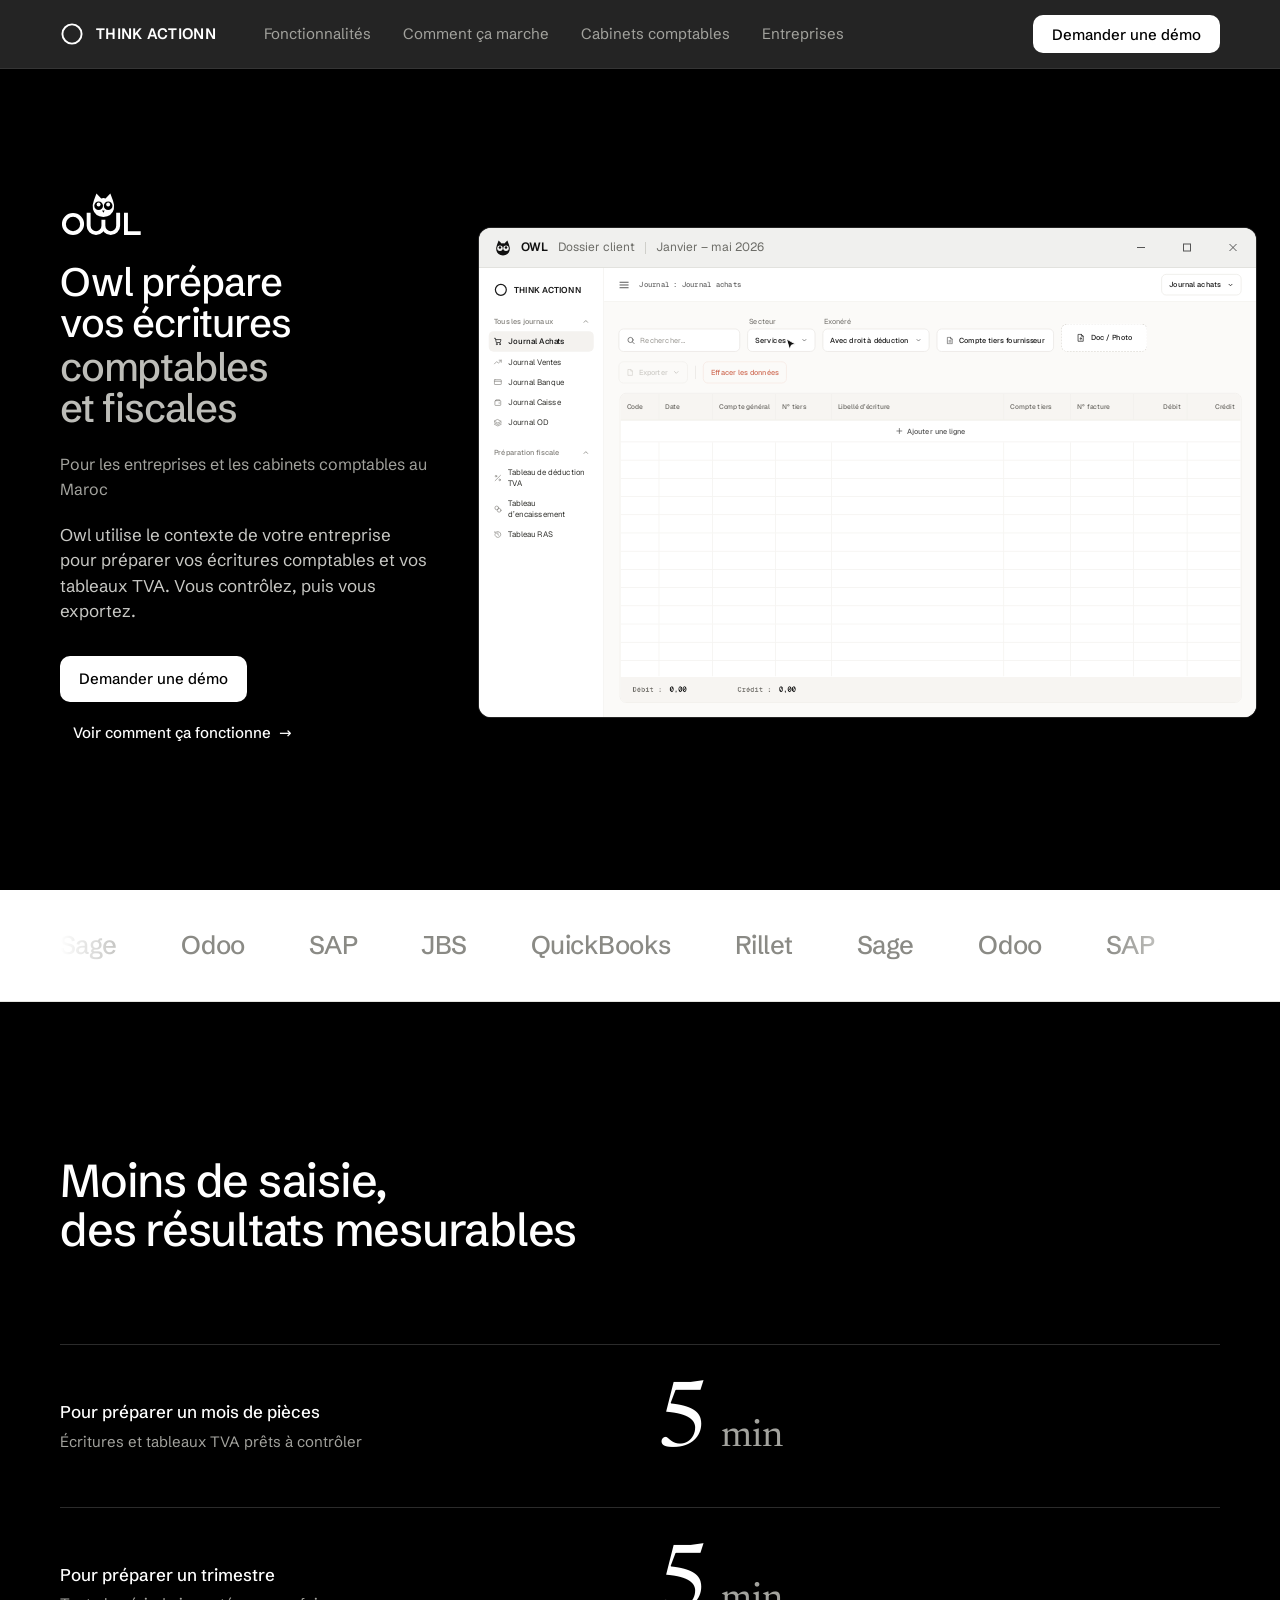
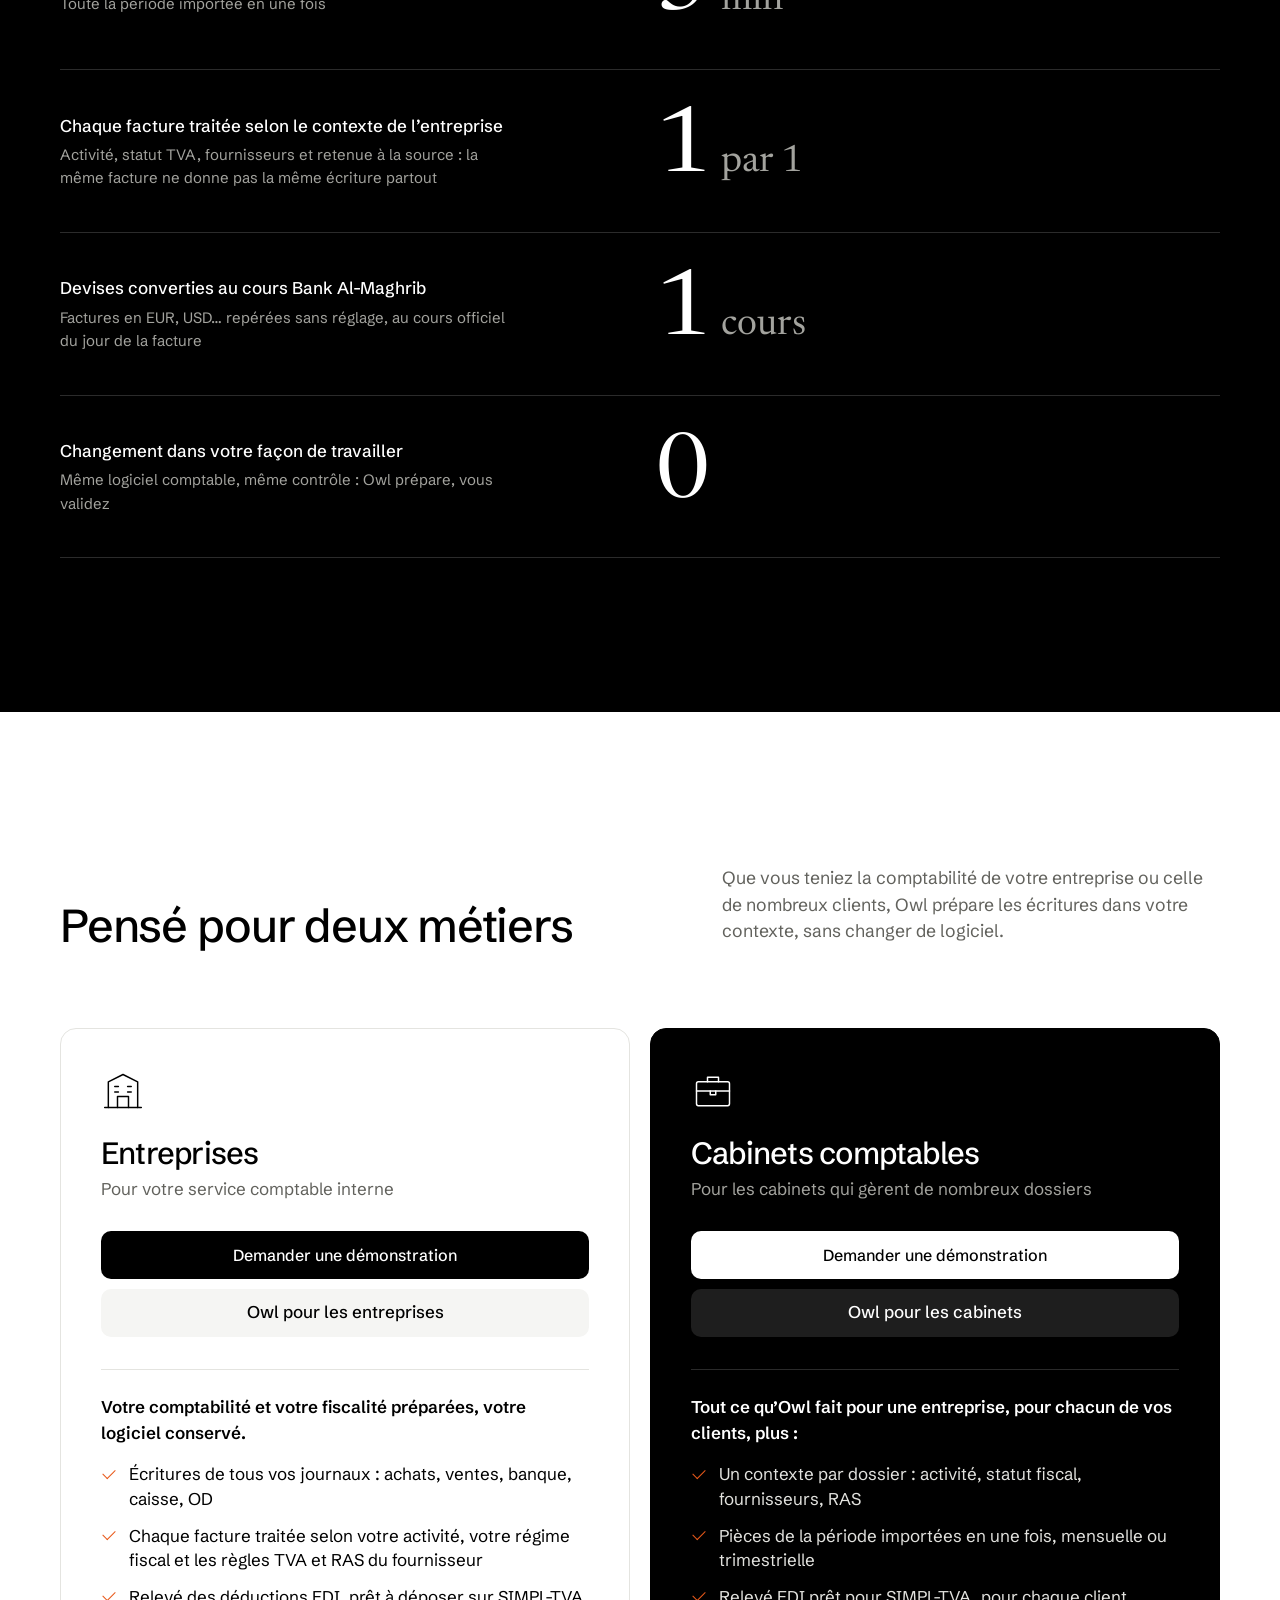
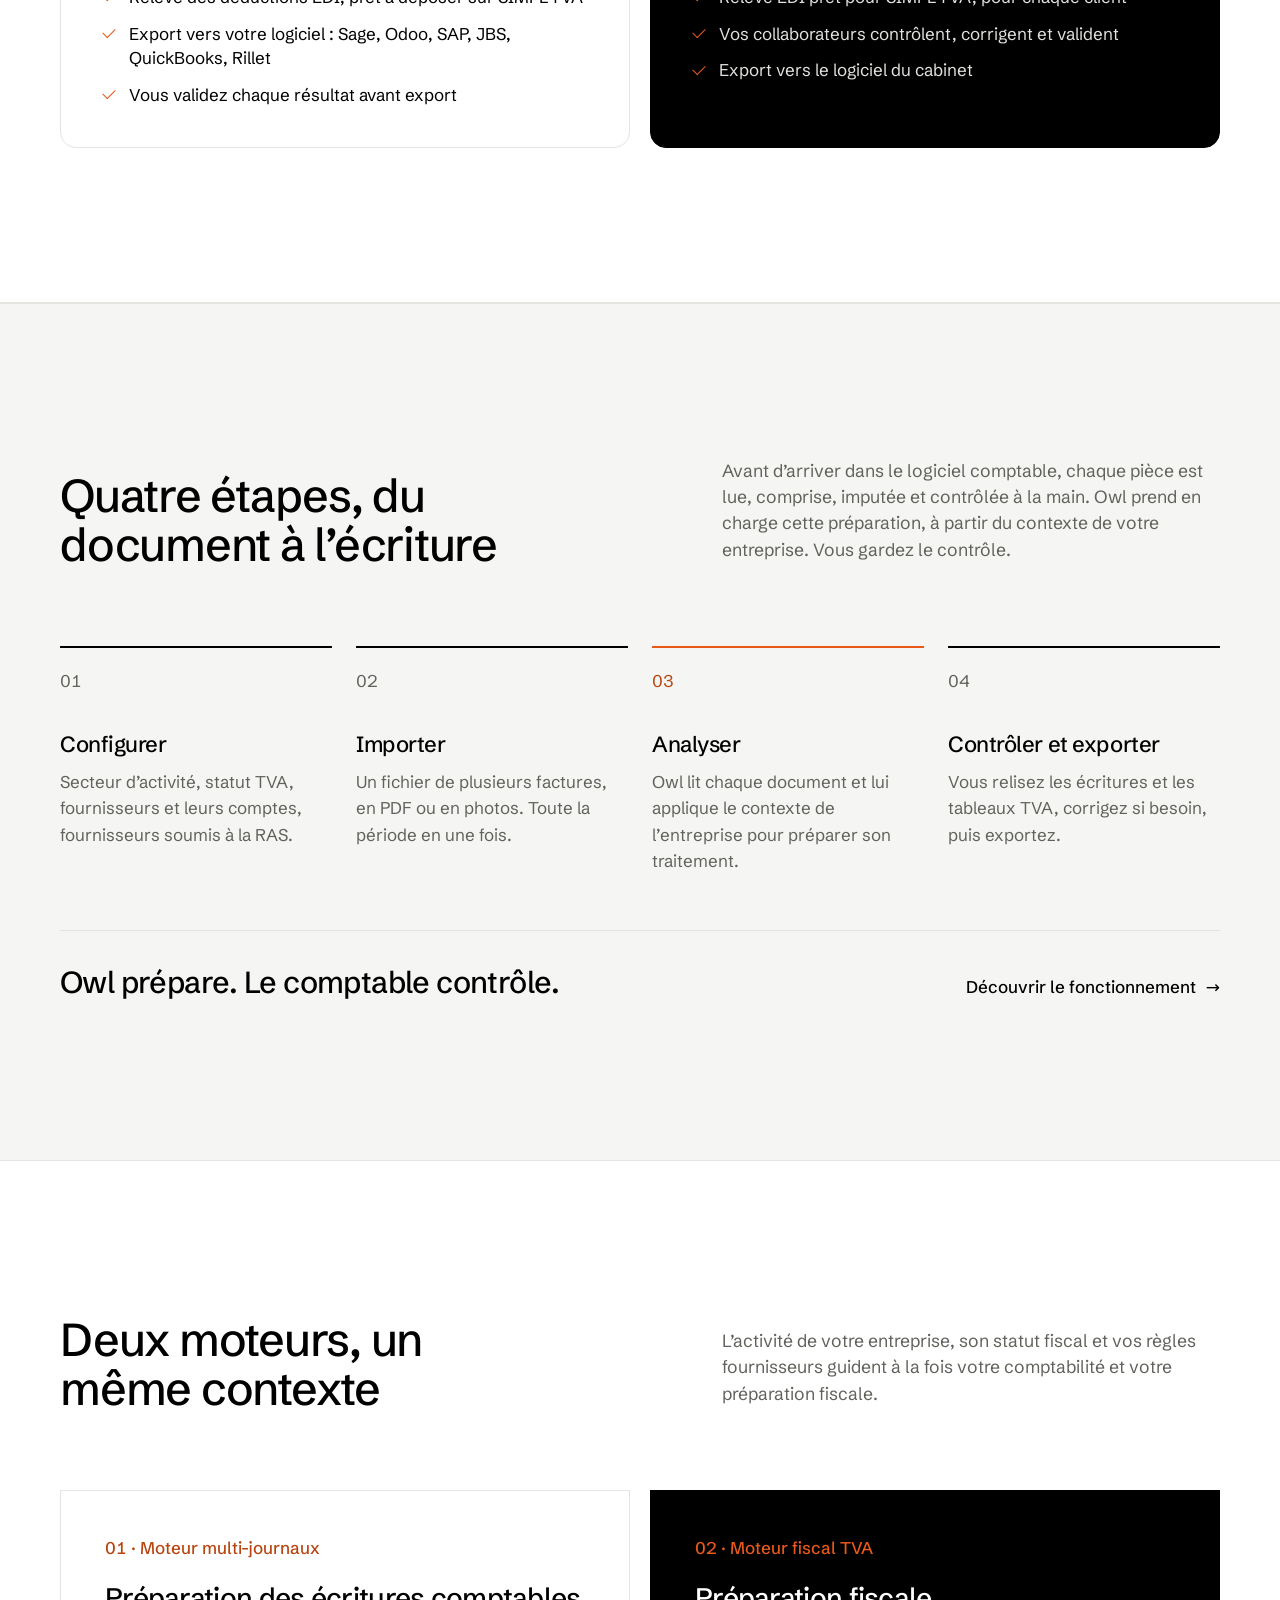
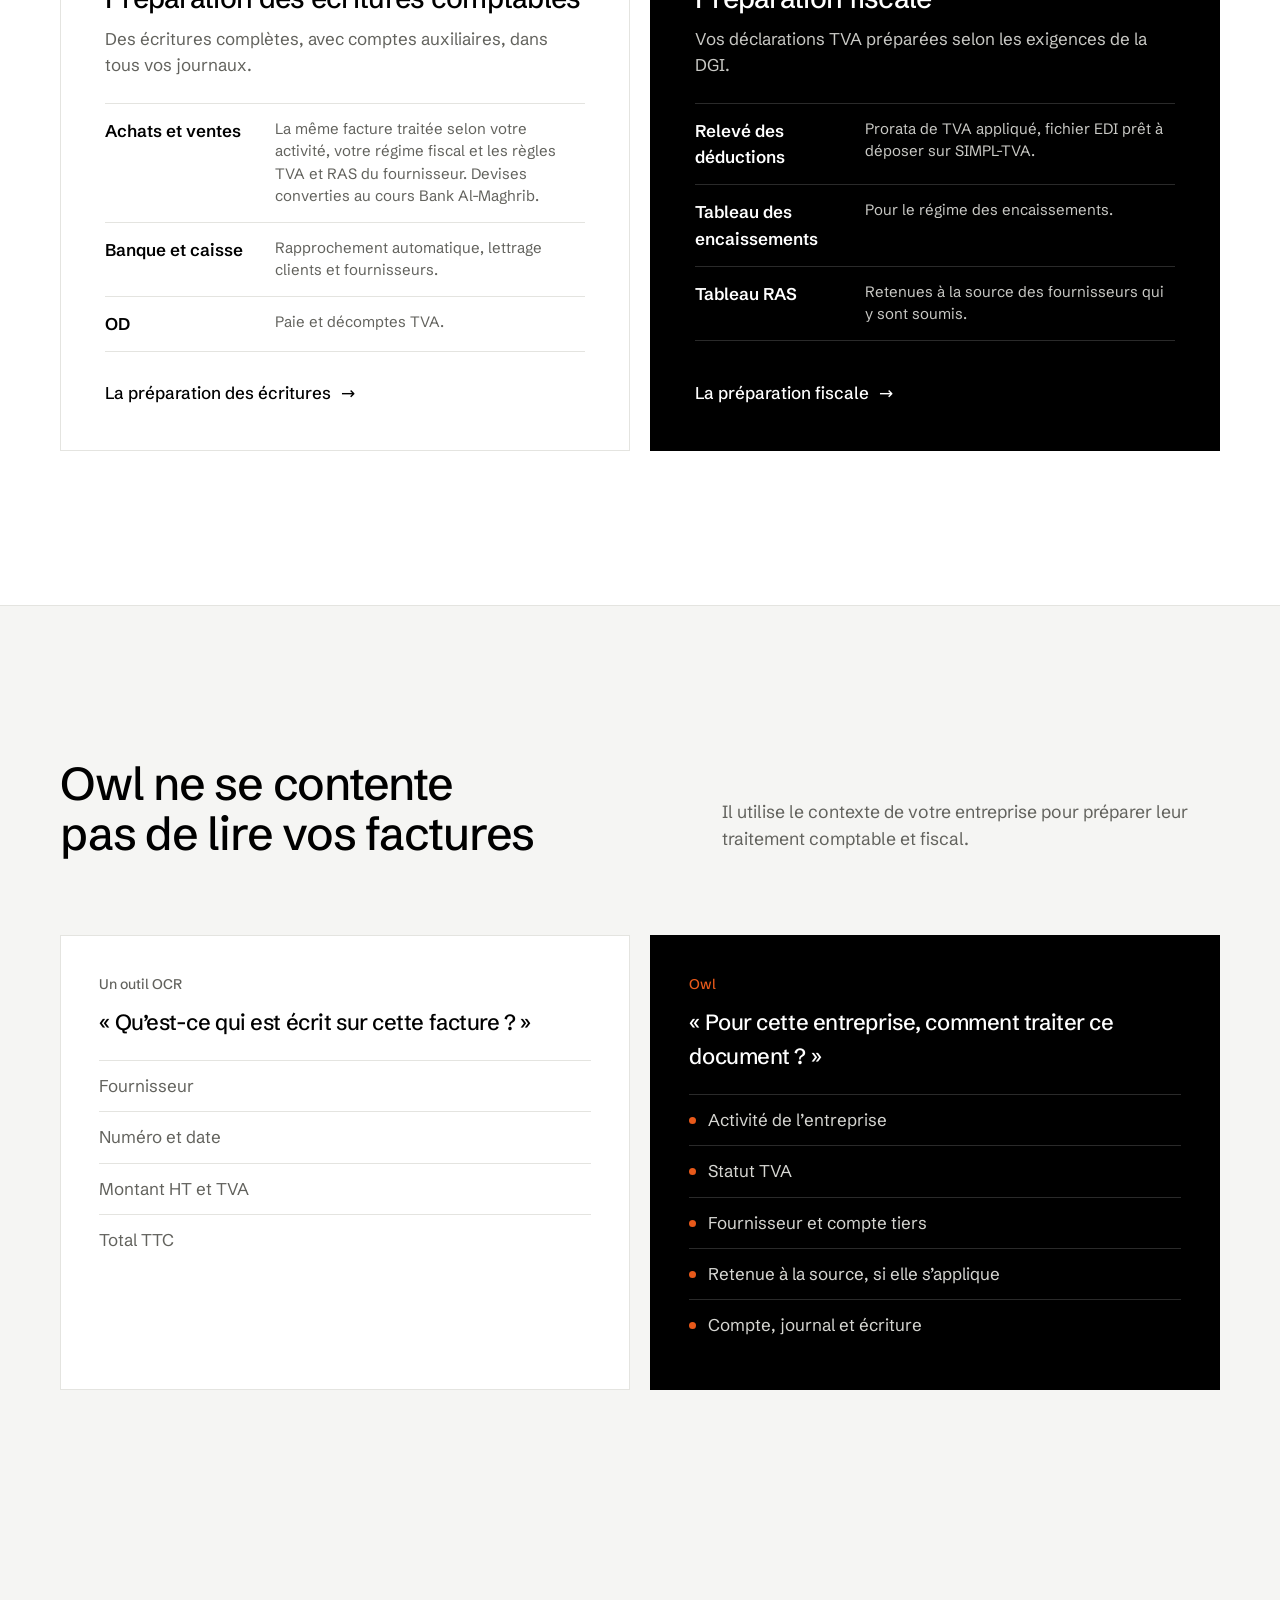
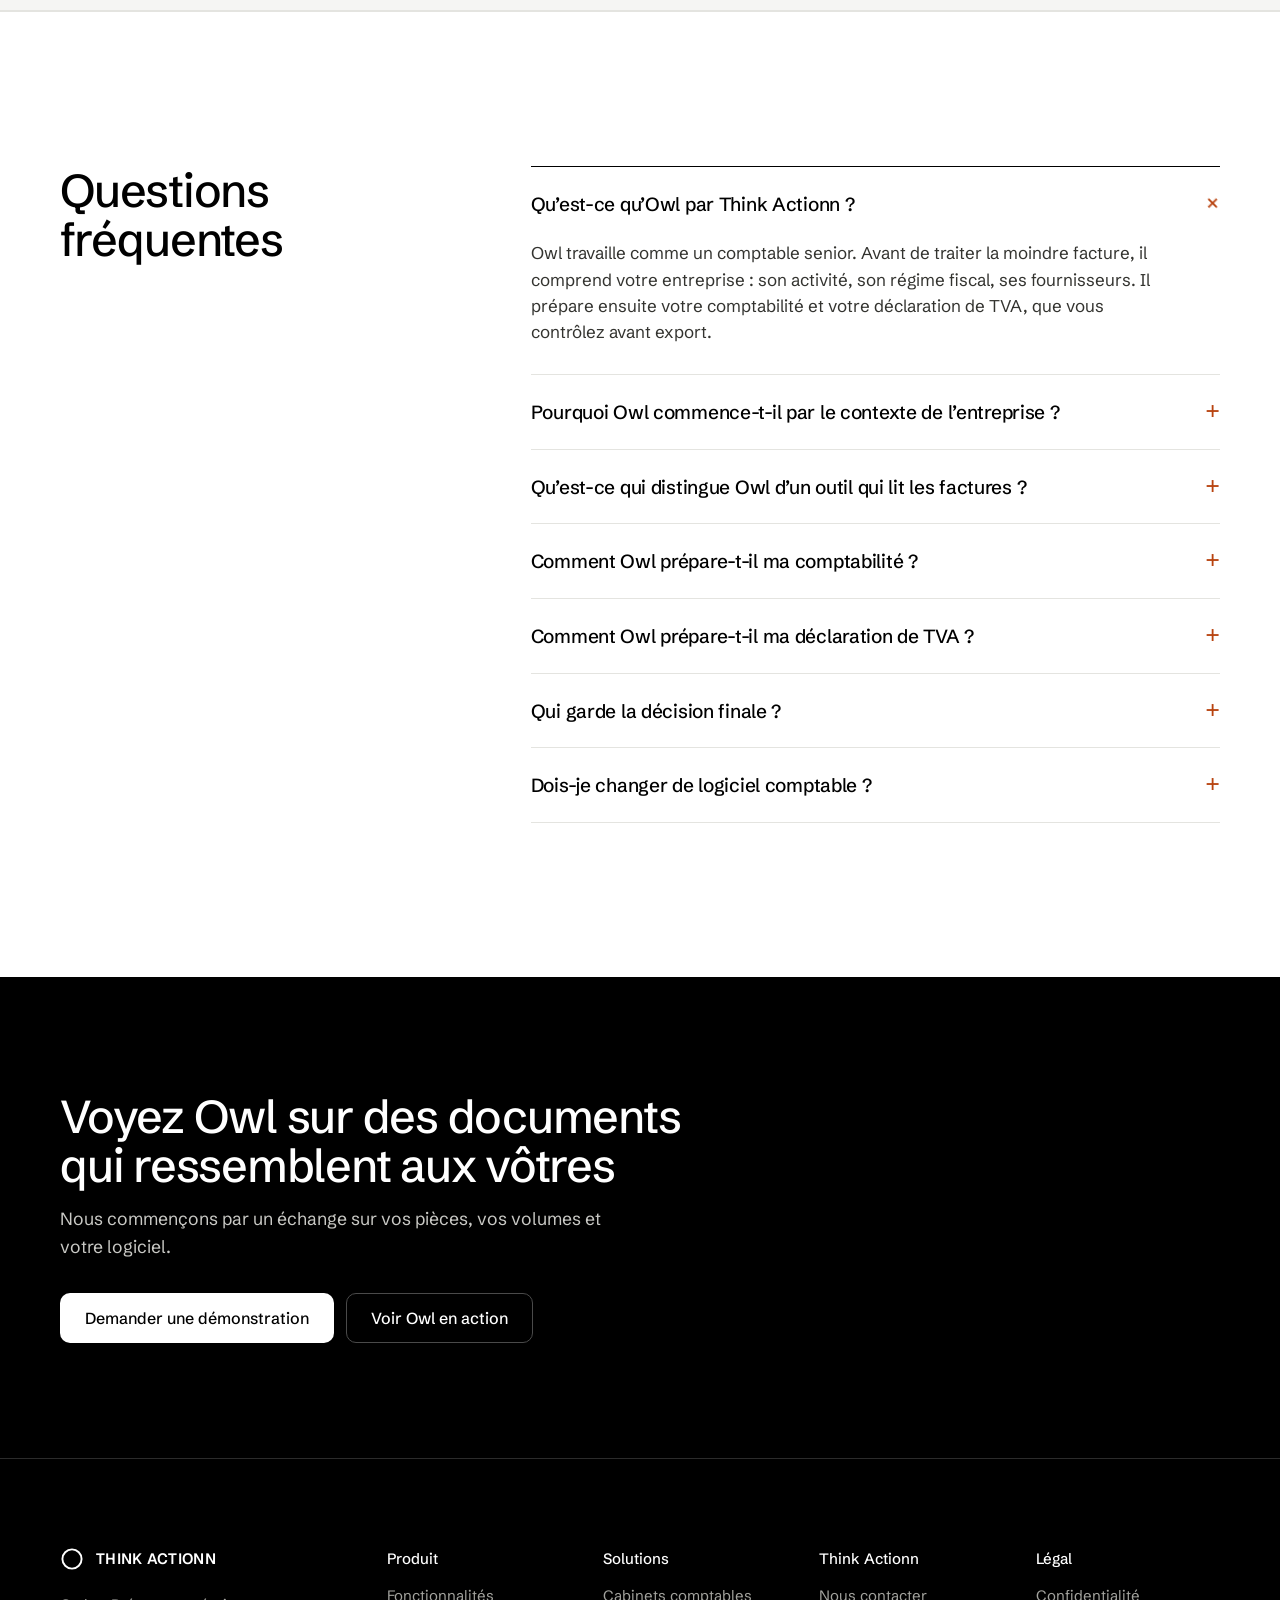
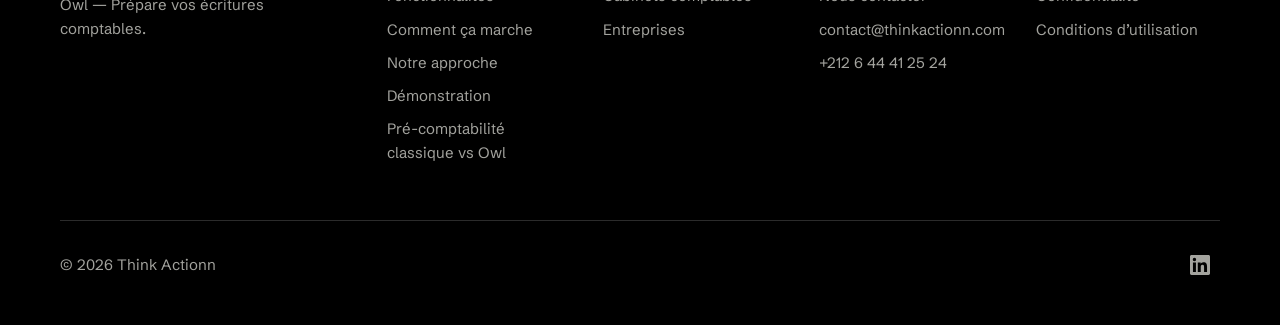
<file: index.html>
<!doctype html>
<html lang="fr">
<head>
  <meta charset="utf-8">
  <meta name="viewport" content="width=device-width, initial-scale=1">
  <title>Think Actionn | Intelligence comptable</title>
  <meta name="google-site-verification" content="RIWZqXK_Ee20bRJ8Nc2f2Hi1PHd-YYeYErXMtwYzlvk" />
  <meta name="description" content="Owl prépare votre comptabilité et votre déclaration de TVA comme un comptable senior, à partir du contexte de votre entreprise : CGNC, CGI, loi de finances, DGI.">
  <meta property="og:type" content="website">
  <meta property="og:locale" content="fr_MA">
  <meta property="og:site_name" content="Think Actionn">
  <meta property="og:url" content="https://www.thinkactionn.com/">
  <meta property="og:title" content="Think Actionn | Intelligence comptable">
  <meta property="og:description" content="Owl prépare votre comptabilité et votre déclaration de TVA comme un comptable senior, à partir du contexte de votre entreprise : CGNC, CGI, loi de finances, DGI.">
  <meta property="og:image" content="https://www.thinkactionn.com/assets/og-image.png">
  <meta property="og:image:width" content="1200">
  <meta property="og:image:height" content="630">
  <meta property="og:image:alt" content="Owl par Think Actionn : Owl prépare vos écritures comptables.">
  <meta name="twitter:card" content="summary_large_image">
  <meta name="twitter:title" content="Think Actionn | Intelligence comptable">
  <meta name="twitter:description" content="Owl prépare votre comptabilité et votre déclaration de TVA comme un comptable senior, à partir du contexte de votre entreprise : CGNC, CGI, loi de finances, DGI.">
  <meta name="twitter:image" content="https://www.thinkactionn.com/assets/og-image.png">
  <script>document.documentElement.classList.add('js');setTimeout(function(){if(!window.__owlReady)document.documentElement.classList.remove('js')},4000)</script>
  <script type="application/ld+json">
  {"@context":"https://schema.org","@graph":[
    {"@type":"Organization","@id":"https://www.thinkactionn.com/#organization","name":"Think Actionn","url":"https://www.thinkactionn.com/","logo":"https://www.thinkactionn.com/assets/logo.svg","email":"contact@thinkactionn.com","telephone":"+212644412524","sameAs":["https://www.linkedin.com/company/think-actionn/"],"areaServed":{"@type":"Country","name":"Maroc"},"brand":{"@id":"https://www.thinkactionn.com/#owl"}},
    {"@type":"SoftwareApplication","@id":"https://www.thinkactionn.com/#owl","name":"Owl","alternateName":"Owl par Think Actionn","url":"https://www.thinkactionn.com/","applicationCategory":"BusinessApplication","inLanguage":"fr","countriesSupported":"MA","creator":{"@id":"https://www.thinkactionn.com/#organization"},"description":"Owl travaille comme un comptable senior : il part du contexte de chaque entreprise marocaine pour préparer sa comptabilité et sa déclaration de TVA. Automatisation de la pré-comptabilité, préparation comptable et fiscale complète conforme au CGNC (PCGM), au CGI et à la loi de finances, préparation des déclarations DGI (relevé des déductions EDI), export vers Sage.","slogan":"Le comptable senior de chaque entreprise marocaine."},
    {"@type":"FAQPage","@id":"https://www.thinkactionn.com/#faq","mainEntity":[{"@type":"Question","name":"Qu’est-ce qu’Owl par Think Actionn ?","acceptedAnswer":{"@type":"Answer","text":"Owl travaille comme un comptable senior. Avant de traiter la moindre facture, il comprend votre entreprise : son activité, son régime fiscal, ses fournisseurs. Il prépare ensuite votre comptabilité et votre déclaration de TVA, que vous contrôlez avant export."}},{"@type":"Question","name":"Pourquoi Owl commence-t-il par le contexte de l’entreprise ?","acceptedAnswer":{"@type":"Answer","text":"Parce que chaque entreprise est différente. La même facture ne se comptabilise pas de la même façon selon l’activité, le droit à déduction de TVA ou le prorata, et selon que le fournisseur est soumis à la retenue à la source. Owl tient compte de ce contexte pour chaque pièce, comme le ferait un comptable qui connaît le dossier."}},{"@type":"Question","name":"Qu’est-ce qui distingue Owl d’un outil qui lit les factures ?","acceptedAnswer":{"@type":"Answer","text":"Un outil de lecture recopie ce qui est écrit : fournisseur, date, montants. Owl raisonne sur la pièce : quel compte, quelle TVA récupérable, quel compte tiers, quelle retenue, quel journal. Il ne livre pas des champs, il livre un traitement comptable et fiscal."}},{"@type":"Question","name":"Comment Owl prépare-t-il ma comptabilité ?","acceptedAnswer":{"@type":"Answer","text":"Vous importez vos factures, en PDF ou en photos. Owl prépare des écritures complètes et équilibrées selon le Plan Comptable Général Marocain, dans le bon journal : achats, ventes, banque, caisse ou opérations diverses. Pour les achats, la même facture donne une écriture différente selon votre activité, votre régime fiscal et les règles de TVA et de RAS du fournisseur. Les factures en devises sont repérées sans aucun réglage et converties en dirhams au cours officiel de Bank Al-Maghrib à la date de la facture."}},{"@type":"Question","name":"Comment Owl prépare-t-il ma déclaration de TVA ?","acceptedAnswer":{"@type":"Answer","text":"À partir de vos factures et du contexte de l’entreprise, Owl prépare le tableau de déduction, le tableau RAS, le tableau d’encaissement et le relevé des déductions au format EDI de la DGI. Il applique le prorata de TVA, vérifie l’ICE et l’IF des fournisseurs et contrôle le plafond des paiements en espèces."}},{"@type":"Question","name":"Qui garde la décision finale ?","acceptedAnswer":{"@type":"Answer","text":"Vous. Owl prépare le travail d’un comptable senior, vous le relisez, le corrigez si besoin et le validez. Rien n’est exporté sans votre accord."}},{"@type":"Question","name":"Dois-je changer de logiciel comptable ?","acceptedAnswer":{"@type":"Answer","text":"Non. Owl prépare le travail en amont, puis exporte vos écritures vers le logiciel que vous utilisez déjà : Sage, Odoo, SAP, JBS, QuickBooks ou Rillet."}}]}
  ]}
  </script>  <link rel="canonical" href="https://www.thinkactionn.com/">
  <link rel="icon" href="assets/favicon.svg" type="image/svg+xml">
  <link rel="stylesheet" href="/assets/fonts/fonts.css">
  <link rel="stylesheet" href="styles.css">
</head>
<body>
  <a class="skip" href="#main">Aller au contenu</a>

  <header class="nav" id="top">
    <div class="wrap nav__inner">
      <a class="brand" href="/" aria-label="Think Actionn, accueil">
        <svg class="brand__mark" viewBox="0 0 24 24" aria-hidden="true"><circle cx="12" cy="12" r="9.6"/></svg>
        <span class="brand__name">THINK ACTIONN</span>
      </a>
      <nav class="nav__links" id="nav-menu" aria-label="Navigation principale">
        <a href="/features">Fonctionnalités</a>
        <a href="/how-it-works">Comment ça marche</a>
        <a href="/accounting-firms">Cabinets comptables</a>
        <a href="/companies">Entreprises</a>
        <a class="nav__menu-cta" href="/demo#demande">Demander une démonstration</a>
      </nav>
      <a class="btn btn--light btn--sm nav__cta" href="/demo#demande">Demander une démo</a>
      <button class="nav__toggle" type="button" aria-expanded="false" aria-controls="nav-menu">Menu</button>
    </div>
  </header>

  <main id="main">

    <!-- 1. WHAT IS OWL -->
    <section class="hero hero--split" aria-labelledby="hero-title">
      <div class="wrap hero__split">
      <div class="hero__top">
        <div class="hero__head">
          <p class="hero__product">
            <svg class="owl-logo owl-logo--live" viewBox="0 0 192 106" role="img" aria-label="OWL">
              <g fill="none" stroke="currentColor" stroke-width="9"><circle cx="30" cy="76" r="21"/><path d="M66 50v30a17 17 0 0 0 34 0V66M100 80a17 17 0 0 0 34 0V50"/><path d="M152 50v47h34"/></g>
              <path fill="currentColor" d="M78 22 84 6l11 11q5-2 10 0l11-11 6 16q4 10 2 20-4 16-24 18-20-2-24-18-2-10 2-20z"/>
              <g class="owl-eyes"><circle cx="89" cy="34" r="10" class="owl-eye"/><circle cx="111" cy="34" r="10" class="owl-eye"/><g class="owl-pupils" fill="currentColor"><circle cx="89" cy="31" r="4.5"/><circle cx="111" cy="31" r="4.5"/></g></g>
              <path d="M97 45h6l-3 5z" class="owl-eye"/>
            </svg>
          </p>
          <h1 id="hero-title" class="hero__title">
            <span class="line"><span>Owl prépare vos écritures</span></span>
            <span class="line"><span>comptables et fiscales</span></span>
          </h1>
          <p class="hero__for">Pour les entreprises et les cabinets comptables au Maroc</p>
        </div>
        <div class="hero__side">
          <p class="hero__lede">
            Owl utilise le contexte de votre entreprise pour préparer vos écritures comptables
            et vos tableaux TVA. Vous contrôlez, puis vous exportez.
          </p>
          <div class="hero__actions">
            <a class="btn btn--light" href="/demo#demande">Demander une démo</a>
            <a class="btn btn--ghost-dark" href="/how-it-works">Voir comment ça fonctionne</a>
          </div>
        </div>
      </div>

      <div class="hero__stage" id="demo">

        <div class="window" role="img" aria-label="Démonstration du tableau de bord OWL : le secteur Services et l’option avec droit à déduction sont choisis, les comptes tiers fournisseurs sont vérifiés, un PDF de dix pages est chargé puis analysé. Le journal des achats se remplit avec quarante lignes équilibrées.">
          <div class="window__bar">
            <div class="window__title">
              <svg class="window__owl" viewBox="72 4 56 58" aria-hidden="true"><path fill="currentColor" d="M78 22 84 6l11 11q5-2 10 0l11-11 6 16q4 10 2 20-4 16-24 18-20-2-24-18-2-10 2-20z"/><circle cx="89" cy="34" r="10" fill="#f0f0ee"/><circle cx="111" cy="34" r="10" fill="#f0f0ee"/><circle cx="89" cy="31" r="4.5" fill="currentColor"/><circle cx="111" cy="31" r="4.5" fill="currentColor"/></svg>
              <strong>OWL</strong><span>Dossier client</span><span class="window__sep"></span><span>Janvier – mai 2026</span>
            </div>
            <div class="window__controls" aria-hidden="true">
              <svg viewBox="0 0 10 10"><path d="M1 5h8"/></svg>
              <svg viewBox="0 0 10 10"><rect x="1.5" y="1.5" width="7" height="7"/></svg>
              <svg viewBox="0 0 10 10"><path d="M1.5 1.5l7 7M8.5 1.5l-7 7"/></svg>
            </div>
          </div>

          <div class="dash-viewport" data-viewport>
            <div class="dash" data-dash aria-hidden="true">
              <!-- sidebar -->
              <aside class="dash__side">
                <div class="dash__brand"><svg viewBox="0 0 24 24"><circle cx="12" cy="12" r="9"/></svg><b>THINK ACTIONN</b></div>
                <p class="dash__group">Tous les journaux <svg viewBox="0 0 10 10"><path d="M2 6.5 5 3.5l3 3"/></svg></p>
                <ul class="dash__nav">
                  <li class="is-active" data-nav="journal"><svg viewBox="0 0 16 16"><path d="M1.5 2h2l1.6 8h7.4l1.5-5.5H4.3"/><circle cx="6" cy="13" r="1"/><circle cx="12" cy="13" r="1"/></svg>Journal Achats</li>
                  <li><svg viewBox="0 0 16 16"><path d="M1.5 11.5 6 7l3 3 5.5-5.5M10.5 4.5h4v4"/></svg>Journal Ventes</li>
                  <li><svg viewBox="0 0 16 16"><rect x="1.5" y="3.5" width="13" height="9" rx="1"/><path d="M1.5 6.5h13"/></svg>Journal Banque</li>
                  <li><svg viewBox="0 0 16 16"><rect x="2.5" y="4" width="11" height="9" rx="1"/><path d="M4.5 4V2.5h7V4M10 8.5h1.5"/></svg>Journal Caisse</li>
                  <li><svg viewBox="0 0 16 16"><path d="m8 2 6.5 3.2L8 8.4 1.5 5.2zM1.5 8 8 11.2 14.5 8M1.5 10.8 8 14l6.5-3.2"/></svg>Journal OD</li>
                </ul>
                <p class="dash__group dash__group--two">Préparation fiscale <svg viewBox="0 0 10 10"><path d="M2 6.5 5 3.5l3 3"/></svg></p>
                <ul class="dash__nav">
                  <li data-nav="deduction"><svg viewBox="0 0 16 16"><path d="m3 13 10-10"/><circle cx="4.5" cy="4.5" r="1.5"/><circle cx="11.5" cy="11.5" r="1.5"/></svg>Tableau de déduction TVA</li>
                  <li data-nav="encaissement"><svg viewBox="0 0 16 16"><circle cx="6" cy="6" r="3.5"/><circle cx="10.5" cy="10.5" r="3.5"/></svg>Tableau d’encaissement</li>
                  <li data-nav="ras"><svg viewBox="0 0 16 16"><path d="M2.5 8a5.5 5.5 0 1 0 1.6-3.9M2.5 2.5v3h3M8 5v3.2l2 1.3"/></svg>Tableau RAS</li>
                </ul>
              </aside>

              <!-- main -->
              <div class="dash__main" data-dash-main>
                <div class="dash__top">
                  <svg class="dash__burger" viewBox="0 0 16 16"><path d="M2 4h12M2 8h12M2 12h12"/></svg>
                  <span class="dash__crumb" data-crumb>Journal : Journal achats</span>
                  <span class="dash__jsel"><b data-jsel>Journal achats</b> <svg viewBox="0 0 10 10"><path d="m2.5 3.8 2.5 2.5 2.5-2.5"/></svg></span>
                </div>

                <!-- journal view -->
                <div class="jv" data-view="journal">
                  <div class="dash__toolbar">
                    <div class="dash__search"><svg viewBox="0 0 16 16"><circle cx="7" cy="7" r="4.5"/><path d="m10.5 10.5 3 3"/></svg>Rechercher…</div>
                    <div class="dash__field" data-target="sector">
                      <label>Secteur</label>
                      <span class="dash__select"><b>Services</b><svg viewBox="0 0 10 10"><path d="m2.5 3.8 2.5 2.5 2.5-2.5"/></svg></span>
                    </div>
                    <div class="dash__field" data-target="exo">
                      <label>Exonéré</label>
                      <span class="dash__select dash__select--wide"><b data-exo>Avec droit à déduction</b><svg viewBox="0 0 10 10"><path d="m2.5 3.8 2.5 2.5 2.5-2.5"/></svg></span>
                      <ul class="dd" data-dd><li class="is-on">Avec droit à déduction</li><li>Sans droit à déduction</li></ul>
                    </div>
                    <div class="dash__btn" data-target="tiers"><svg viewBox="0 0 16 16"><path d="M4 1.5h5.5L13 5v9.5H4z"/><path d="M9.5 1.5V5H13M6.5 8.5h4M6.5 11h4"/></svg>Compte tiers fournisseur</div>
                    <div class="dash__upslot">
                      <div class="dash__upload" data-target="upload"><svg viewBox="0 0 16 16"><path d="M4 1.5h5.5L13 5v9.5H4z"/><path d="M9.5 1.5V5H13M8.5 12V8M6.5 10l2-2 2 2"/></svg>Doc / Photo</div>
                      <div class="dash__loaded" data-loaded>
                        <span class="dash__chip">factures_janv-mai_2026.pdf <i>×</i></span>
                        <span class="dash__analyse" data-target="analyse">Analyse</span>
                      </div>
                    </div>
                    <div class="tiers-pop" data-tierspop>
                      <p>Comptes tiers fournisseurs</p>
                      <ul>
                        <li><span>SRM-CS</span><b>4411L001</b></li>
                        <li><span>BATILOU</span><b>4411B014</b></li>
                        <li><span>MWOOD MAROC</span><b>4411M021</b></li>
                        <li><span>ID MAROC</span><b>44111002</b></li>
                        <li><span>MICROSOFT</span><b>4411M0001</b></li>
                        <li><span>VISIT MOROCCO</span><b>4411V</b></li>
                      </ul>
                    </div>
                  </div>
                  <div class="dash__actions">
                    <span class="dash__export" data-export><svg viewBox="0 0 16 16"><path d="M4 1.5h5.5L13 5v9.5H4z"/><path d="M9.5 1.5V5H13"/></svg>Exporter <svg viewBox="0 0 10 10"><path d="m2.5 3.8 2.5 2.5 2.5-2.5"/></svg></span>
                    <span class="dash__vsep"></span>
                    <span class="dash__clear" data-target="clear">Effacer les données</span>
                  </div>

                  <div class="dash__content" data-content>
                    <div class="docpanel" data-docpanel>
                      <div class="docpanel__head"><span><i></i>Document source</span><b data-target="closedoc">×</b></div>
                      <div class="docpanel__body">
                        <div class="docpaper" data-docpaper></div>
                        <div class="docpanel__scan" data-scan></div>
                      </div>
                      <div class="docpanel__foot"><span class="pgbtn">‹</span><b>Page <span data-page>1</span> / 10</b><span class="pgbtn pgbtn--on">›</span></div>
                    </div>

                    <div class="dash__table">
                      <div class="dt__scroll">
                        <div class="dt__inner">
                          <div class="dt__row dt__head">
                            <span>Code</span><span>Date</span><span>Compte général</span><span>N° tiers</span><span>Libellé d’écriture</span><span>Compte tiers</span><span>N° facture</span><span class="r">Débit</span><span class="r">Crédit</span>
                          </div>
                          <div class="dt__add"><svg viewBox="0 0 12 12"><path d="M6 1.5v9M1.5 6h9"/></svg>Ajouter une ligne</div>
                          <div class="dt__body"><div class="dt__rows" data-rows></div></div>
                        </div>
                      </div>
                      <div class="dt__hbar" data-hbar><i></i></div>
                      <div class="dt__foot">
                        <span>Débit&nbsp;:</span><b data-tdebit>0,00</b>
                        <span>Crédit&nbsp;:</span><b data-tcredit class="is-credit">0,00</b>
                        <em class="dt__balanced" data-balanced><span data-linecount>40</span> lignes, écritures équilibrées</em>
                      </div>
                    </div>
                  </div>
                </div>

                <div class="ov-analyse" data-analyse>
                  <div class="ov-analyse__head">
                    <svg viewBox="72 4 56 58" aria-hidden="true"><path fill="currentColor" d="M78 22 84 6l11 11q5-2 10 0l11-11 6 16q4 10 2 20-4 16-24 18-20-2-24-18-2-10 2-20z"/><circle cx="89" cy="34" r="10" fill="#fff"/><circle cx="111" cy="34" r="10" fill="#fff"/><circle cx="89" cy="31" r="4.5" fill="currentColor"/><circle cx="111" cy="31" r="4.5" fill="currentColor"/></svg>
                    <div><b>OWL analyse le document</b><span data-analyse-doc>10 pages, 13 pièces</span></div>
                  </div>
                  <ul data-checks>
                    <li>Lecture des libellés et des montants</li>
                    <li>Secteur&nbsp;: <b>Services</b></li>
                    <li>Exonération&nbsp;: <b>avec droit à déduction</b></li>
                    <li>Charge ou immobilisation, taux de TVA, devises</li>
                    <li>Retenues à la source et comptes tiers</li>
                  </ul>
                </div>

                <svg class="cursor" data-cursor viewBox="0 0 20 20"><path d="M3 2 16 9.5 10 11 7.5 17z" fill="#111" stroke="#fff" stroke-width="1.3" stroke-linejoin="round"/></svg>
              </div>
            </div>
          </div>
        </div>
      </div>
      </div>
    </section>


    <!-- COMPATIBLE SOFTWARE (scrolling) -->
    <section class="softwares" aria-label="Logiciels compatibles">
      <div class="wrap softwares__inner">
        <div class="marquee">
          <ul class="marquee__track">
            <li>Sage</li><li>Odoo</li><li>SAP</li><li>JBS</li><li>QuickBooks</li><li>Rillet</li>
          </ul>
          <ul class="marquee__track" aria-hidden="true">
            <li>Sage</li><li>Odoo</li><li>SAP</li><li>JBS</li><li>QuickBooks</li><li>Rillet</li>
          </ul>
        </div>
      </div>
    </section>

    <!-- OWL IN FIGURES: only verifiable facts. Add customer counts once they are real. -->
    <section class="stats" aria-labelledby="stats-title">
      <div class="wrap">
        <h2 id="stats-title" class="stats__title">Moins de saisie,<br>des résultats mesurables</h2>
        <dl class="stats__list">
          <div data-reveal><dt>Pour préparer un mois de pièces</dt><dd><span class="stats__d">Écritures et tableaux TVA prêts à contrôler</span><span class="stats__n">5<small>&nbsp;min</small></span></dd></div>
          <div data-reveal><dt>Pour préparer un trimestre</dt><dd><span class="stats__d">Toute la période importée en une fois</span><span class="stats__n">5<small>&nbsp;min</small></span></dd></div>
          <div data-reveal><dt>Chaque facture traitée selon le contexte de l’entreprise</dt><dd><span class="stats__d">Activité, statut TVA, fournisseurs et retenue à la source&nbsp;: la même facture ne donne pas la même écriture partout</span><span class="stats__n">1<small>&nbsp;par&nbsp;1</small></span></dd></div>
          <div data-reveal><dt>Devises converties au cours Bank Al-Maghrib</dt><dd><span class="stats__d">Factures en EUR, USD… repérées sans réglage, au cours officiel du jour de la facture</span><span class="stats__n">1<small>&nbsp;cours</small></span></dd></div>
          <div data-reveal><dt>Changement dans votre façon de travailler</dt><dd><span class="stats__d">Même logiciel comptable, même contrôle&nbsp;: Owl prépare, vous validez</span><span class="stats__n">0</span></dd></div>
        </dl>
      </div>
    </section>

    <!-- 2. WHO IT IS FOR -->
    <section class="section choose" aria-labelledby="choose-title">
      <div class="wrap">
        <div class="section__head" data-reveal>
          <h2 id="choose-title">Pensé pour deux métiers</h2>
          <p class="lede">
            Que vous teniez la comptabilité de votre entreprise ou celle de nombreux clients,
            Owl prépare les écritures dans votre contexte, sans changer de logiciel.
          </p>
        </div>
        <div class="offers" data-reveal>
          <article class="offer" aria-labelledby="offer-ent">
            <svg class="offer__icon" viewBox="0 0 48 48" aria-hidden="true"><path d="M8 42V14l16-8 16 8v28"/><path d="M4 42h40"/><path d="M18 42V30h12v12"/><path d="M15 19h4M29 19h4M15 25h4M29 25h4"/></svg>
            <h3 id="offer-ent">Entreprises</h3>
            <p class="offer__for">Pour votre service comptable interne</p>
            <div class="offer__cta">
              <a class="btn btn--dark offer__btn" href="/demo#demande">Demander une démonstration</a>
              <a class="offer__btn offer__btn--quiet" href="/companies">Owl pour les entreprises</a>
            </div>
            <p class="offer__lead">Votre comptabilité et votre fiscalité préparées, votre logiciel conservé.</p>
            <ul class="offer__list">
              <li>Écritures de tous vos journaux&nbsp;: achats, ventes, banque, caisse, OD</li>
              <li>Chaque facture traitée selon votre activité, votre régime fiscal et les règles TVA et RAS du fournisseur</li>
              <li>Relevé des déductions EDI, prêt à déposer sur SIMPL-TVA</li>
              <li>Export vers votre logiciel&nbsp;: Sage, Odoo, SAP, JBS, QuickBooks, Rillet</li>
              <li>Vous validez chaque résultat avant export</li>
            </ul>
          </article>
          <article class="offer offer--dark" aria-labelledby="offer-cab">
            <svg class="offer__icon" viewBox="0 0 48 48" aria-hidden="true"><rect x="6" y="14" width="36" height="26" rx="2"/><path d="M18 14V9h12v5"/><path d="M6 24h36"/><path d="M21 24v4h6v-4"/></svg>
            <h3 id="offer-cab">Cabinets comptables</h3>
            <p class="offer__for">Pour les cabinets qui gèrent de nombreux dossiers</p>
            <div class="offer__cta">
              <a class="btn btn--light offer__btn" href="/demo#demande">Demander une démonstration</a>
              <a class="offer__btn offer__btn--quiet" href="/accounting-firms">Owl pour les cabinets</a>
            </div>
            <p class="offer__lead">Tout ce qu’Owl fait pour une entreprise, pour chacun de vos clients, plus&nbsp;:</p>
            <ul class="offer__list">
              <li>Un contexte par dossier&nbsp;: activité, statut fiscal, fournisseurs, RAS</li>
              <li>Pièces de la période importées en une fois, mensuelle ou trimestrielle</li>
              <li>Relevé EDI prêt pour SIMPL-TVA, pour chaque client</li>
              <li>Vos collaborateurs contrôlent, corrigent et valident</li>
              <li>Export vers le logiciel du cabinet</li>
            </ul>
          </article>
        </div>
      </div>
    </section>

    <!-- 3. HOW IT WORKS (problem + steps) -->
    <section class="section how" aria-labelledby="how-title">
      <div class="wrap">
        <div class="section__head" data-reveal>
          <h2 id="how-title">Quatre étapes, du document à l’écriture</h2>
          <p class="lede">Avant d’arriver dans le logiciel comptable, chaque pièce est lue, comprise, imputée et contrôlée à la main. Owl prend en charge cette préparation, à partir du contexte de votre entreprise. Vous gardez le contrôle.</p>
        </div>
        <ol class="steps4">
          <li data-reveal><span class="steps4__n">01</span><h3>Configurer</h3><p>Secteur d’activité, statut TVA, fournisseurs et leurs comptes, fournisseurs soumis à la RAS.</p></li>
          <li data-reveal><span class="steps4__n">02</span><h3>Importer</h3><p>Un fichier de plusieurs factures, en PDF ou en photos. Toute la période en une fois.</p></li>
          <li data-reveal><span class="steps4__n">03</span><h3>Analyser</h3><p>Owl lit chaque document et lui applique le contexte de l’entreprise pour préparer son traitement.</p></li>
          <li data-reveal><span class="steps4__n">04</span><h3>Contrôler et exporter</h3><p>Vous relisez les écritures et les tableaux TVA, corrigez si besoin, puis exportez.</p></li>
        </ol>
        <div class="how__foot" data-reveal>
          <p class="principle">Owl prépare. Le comptable contrôle.</p>
          <a class="more-link" href="/how-it-works">Découvrir le fonctionnement</a>
        </div>
      </div>
    </section>

    <!-- 4. WHAT IT CAN DO: two pillars (short) -->
    <section class="section pillars-sec" aria-labelledby="pillars-title">
      <div class="wrap">
        <div class="section__head" data-reveal>
          <h2 id="pillars-title">Deux moteurs, un même contexte</h2>
          <p class="lede">L’activité de votre entreprise, son statut fiscal et vos règles fournisseurs guident à la fois votre comptabilité et votre préparation fiscale.</p>
        </div>
        <div class="pillars">
          <article class="pillar" data-reveal>
            <p class="pillar__n">01 · Moteur multi-journaux</p>
            <h3>Préparation des écritures comptables</h3>
            <p class="pillar__lede">Des écritures complètes, avec comptes auxiliaires, dans tous vos journaux.</p>
            <dl class="pillar__list">
              <div><dt>Achats et ventes</dt><dd>La même facture traitée selon votre activité, votre régime fiscal et les règles TVA et RAS du fournisseur. Devises converties au cours Bank Al-Maghrib.</dd></div>
              <div><dt>Banque et caisse</dt><dd>Rapprochement automatique, lettrage clients et fournisseurs.</dd></div>
              <div><dt>OD</dt><dd>Paie et décomptes TVA.</dd></div>
            </dl>
            <a class="more-link" href="/features#ecritures">La préparation des écritures</a>
          </article>
          <article class="pillar pillar--tva" data-reveal>
            <p class="pillar__n">02 · Moteur fiscal TVA</p>
            <h3>Préparation fiscale</h3>
            <p class="pillar__lede">Vos déclarations TVA préparées selon les exigences de la DGI.</p>
            <dl class="pillar__list">
              <div><dt>Relevé des déductions</dt><dd>Prorata de TVA appliqué, fichier EDI prêt à déposer sur SIMPL-TVA.</dd></div>
              <div><dt>Tableau des encaissements</dt><dd>Pour le régime des encaissements.</dd></div>
              <div><dt>Tableau RAS</dt><dd>Retenues à la source des fournisseurs qui y sont soumis.</dd></div>
            </dl>
            <a class="more-link" href="/features#tva">La préparation fiscale</a>
          </article>
        </div>
      </div>
    </section>

    <!-- 5. WHY OWL IS DIFFERENT -->
    <section class="section diff" aria-labelledby="diff-title">
      <div class="wrap">
        <div class="section__head" data-reveal>
          <h2 id="diff-title">Owl ne se contente pas de lire vos factures</h2>
          <p class="lede">Il utilise le contexte de votre entreprise pour préparer leur traitement comptable et fiscal.</p>
        </div>
        <div class="readvs" data-reveal>
          <div class="readvs__col">
            <p class="readvs__tag">Un outil OCR</p>
            <p class="readvs__k">«&nbsp;Qu’est-ce qui est écrit sur cette facture&nbsp;?&nbsp;»</p>
            <ul><li>Fournisseur</li><li>Numéro et date</li><li>Montant HT et TVA</li><li>Total TTC</li></ul>
          </div>
          <div class="readvs__col readvs__col--owl">
            <p class="readvs__tag">Owl</p>
            <p class="readvs__k">«&nbsp;Pour cette entreprise, comment traiter ce document&nbsp;?&nbsp;»</p>
            <ul><li>Activité de l’entreprise</li><li>Statut TVA</li><li>Fournisseur et compte tiers</li><li>Retenue à la source, si elle s’applique</li><li>Compte, journal et écriture</li></ul>
          </div>
        </div>
        <a class="more-link" href="/approach" data-reveal>Découvrir notre approche</a>
      </div>
    </section>

    <!-- FAQ (mirrors the FAQPage JSON-LD) -->
    <section class="section faq" id="faq" aria-labelledby="faq-title">
      <div class="wrap faq__grid">
        <div class="faq__head" data-reveal>
          <h2 id="faq-title">Questions fréquentes</h2>
        </div>
        <div class="faq__list" data-reveal>
          <details open>
            <summary><h3>Qu’est-ce qu’Owl par Think Actionn ?</h3></summary>
            <div class="faq__a"><p>Owl travaille comme un comptable senior. Avant de traiter la moindre facture, il comprend votre entreprise : son activité, son régime fiscal, ses fournisseurs. Il prépare ensuite votre comptabilité et votre déclaration de TVA, que vous contrôlez avant export.</p></div>
          </details>
          <details>
            <summary><h3>Pourquoi Owl commence-t-il par le contexte de l’entreprise ?</h3></summary>
            <div class="faq__a"><p>Parce que chaque entreprise est différente. La même facture ne se comptabilise pas de la même façon selon l’activité, le droit à déduction de TVA ou le prorata, et selon que le fournisseur est soumis à la retenue à la source. Owl tient compte de ce contexte pour chaque pièce, comme le ferait un comptable qui connaît le dossier.</p></div>
          </details>
          <details>
            <summary><h3>Qu’est-ce qui distingue Owl d’un outil qui lit les factures ?</h3></summary>
            <div class="faq__a"><p>Un outil de lecture recopie ce qui est écrit : fournisseur, date, montants. Owl raisonne sur la pièce : quel compte, quelle TVA récupérable, quel compte tiers, quelle retenue, quel journal. Il ne livre pas des champs, il livre un traitement comptable et fiscal.</p></div>
          </details>
          <details>
            <summary><h3>Comment Owl prépare-t-il ma comptabilité ?</h3></summary>
            <div class="faq__a"><p>Vous importez vos factures, en PDF ou en photos. Owl prépare des écritures complètes et équilibrées selon le Plan Comptable Général Marocain, dans le bon journal : achats, ventes, banque, caisse ou opérations diverses. Pour les achats, la même facture donne une écriture différente selon votre activité, votre régime fiscal et les règles de TVA et de RAS du fournisseur. Les factures en devises sont repérées sans aucun réglage et converties en dirhams au cours officiel de Bank Al-Maghrib à la date de la facture.</p></div>
          </details>
          <details>
            <summary><h3>Comment Owl prépare-t-il ma déclaration de TVA ?</h3></summary>
            <div class="faq__a"><p>À partir de vos factures et du contexte de l’entreprise, Owl prépare le tableau de déduction, le tableau RAS, le tableau d’encaissement et le relevé des déductions au format EDI de la DGI. Il applique le prorata de TVA, vérifie l’ICE et l’IF des fournisseurs et contrôle le plafond des paiements en espèces.</p></div>
          </details>
          <details>
            <summary><h3>Qui garde la décision finale ?</h3></summary>
            <div class="faq__a"><p>Vous. Owl prépare le travail d’un comptable senior, vous le relisez, le corrigez si besoin et le validez. Rien n’est exporté sans votre accord.</p></div>
          </details>
          <details>
            <summary><h3>Dois-je changer de logiciel comptable ?</h3></summary>
            <div class="faq__a"><p>Non. Owl prépare le travail en amont, puis exporte vos écritures vers le logiciel que vous utilisez déjà : Sage, Odoo, SAP, JBS, QuickBooks ou Rillet.</p></div>
          </details>
        </div>
      </div>
    </section>
    <!-- 7-8. DEMO + CALL TO ACTION -->
    <section class="cta-band" aria-labelledby="cta-title">
      <div class="wrap cta-band__inner" data-reveal>
        <div>
          <h2 id="cta-title">Voyez Owl sur des documents qui ressemblent aux vôtres</h2>
          <p>Nous commençons par un échange sur vos pièces, vos volumes et votre logiciel.</p>
        </div>
        <div class="cta-band__actions">
          <a class="btn btn--light" href="/demo#demande">Demander une démonstration</a>
          <a class="btn btn--ghost-dark" href="/demo">Voir Owl en action</a>
        </div>
      </div>
    </section>

  </main>

  <footer class="footer">
    <div class="wrap">
      <div class="footer__grid">
        <div class="footer__brand">
          <a class="brand brand--footer" href="/" aria-label="Think Actionn, accueil">
            <svg class="brand__mark" viewBox="0 0 24 24" aria-hidden="true"><circle cx="12" cy="12" r="9.6"/></svg>
            <span class="brand__name">THINK ACTIONN</span>
          </a>
          <p>Owl — Prépare vos écritures comptables.</p>
        </div>
        <nav class="footer__col" aria-label="Produit">
          <p class="footer__h">Produit</p>
          <ul>
            <li><a href="/features">Fonctionnalités</a></li>
            <li><a href="/how-it-works">Comment ça marche</a></li>
            <li><a href="/approach">Notre approche</a></li>
            <li><a href="/demo">Démonstration</a></li>
            <li><a href="/ocr-comptable-maroc">Pré-comptabilité classique vs Owl</a></li>
          </ul>
        </nav>
        <nav class="footer__col" aria-label="Solutions">
          <p class="footer__h">Solutions</p>
          <ul>
            <li><a href="/accounting-firms">Cabinets comptables</a></li>
            <li><a href="/companies">Entreprises</a></li>
          </ul>
        </nav>
        <nav class="footer__col footer__col--contact" aria-label="Think Actionn">
          <p class="footer__h">Think Actionn</p>
          <ul>
            <li><a href="/demo#demande">Nous contacter</a></li>
            <li><a href="mailto:contact@thinkactionn.com">contact@thinkactionn.com</a></li>
            <li><a href="tel:+212644412524">+212 6 44 41 25 24</a></li>
          </ul>
        </nav>
        <nav class="footer__col" aria-label="Légal">
          <p class="footer__h">Légal</p>
          <ul>
            <li><a href="/confidentialite">Confidentialité</a></li>
            <li><a href="/conditions-utilisation">Conditions d’utilisation</a></li>
            <!-- TODO: ajouter « Mentions légales » quand les informations de la société seront fournies. -->
          </ul>
        </nav>
      </div>
      <div class="footer__bottom">
        <p class="footer__copy">© <span data-year>2026</span> Think Actionn</p>
        <ul class="social" aria-label="Réseaux sociaux">
          <li><a href="https://www.linkedin.com/company/think-actionn/" target="_blank" rel="noopener" aria-label="Think Actionn sur LinkedIn"><svg viewBox="0 0 24 24" aria-hidden="true"><path d="M20.45 20.45h-3.56v-5.57c0-1.33-.02-3.04-1.85-3.04-1.85 0-2.14 1.45-2.14 2.94v5.67H9.35V9h3.41v1.56h.05c.48-.9 1.64-1.85 3.37-1.85 3.6 0 4.27 2.37 4.27 5.46v6.28zM5.34 7.43a2.06 2.06 0 1 1 0-4.13 2.06 2.06 0 0 1 0 4.13zM7.12 20.45H3.56V9h3.56v11.45zM22.22 0H1.77C.79 0 0 .77 0 1.73v20.54C0 23.23.79 24 1.77 24h20.45c.98 0 1.78-.77 1.78-1.73V1.73C24 .77 23.2 0 22.22 0z"/></svg></a></li>
        </ul>
      </div>
    </div>
  </footer>

  <script src="script.js" defer></script>
</body>
</html>
</file>
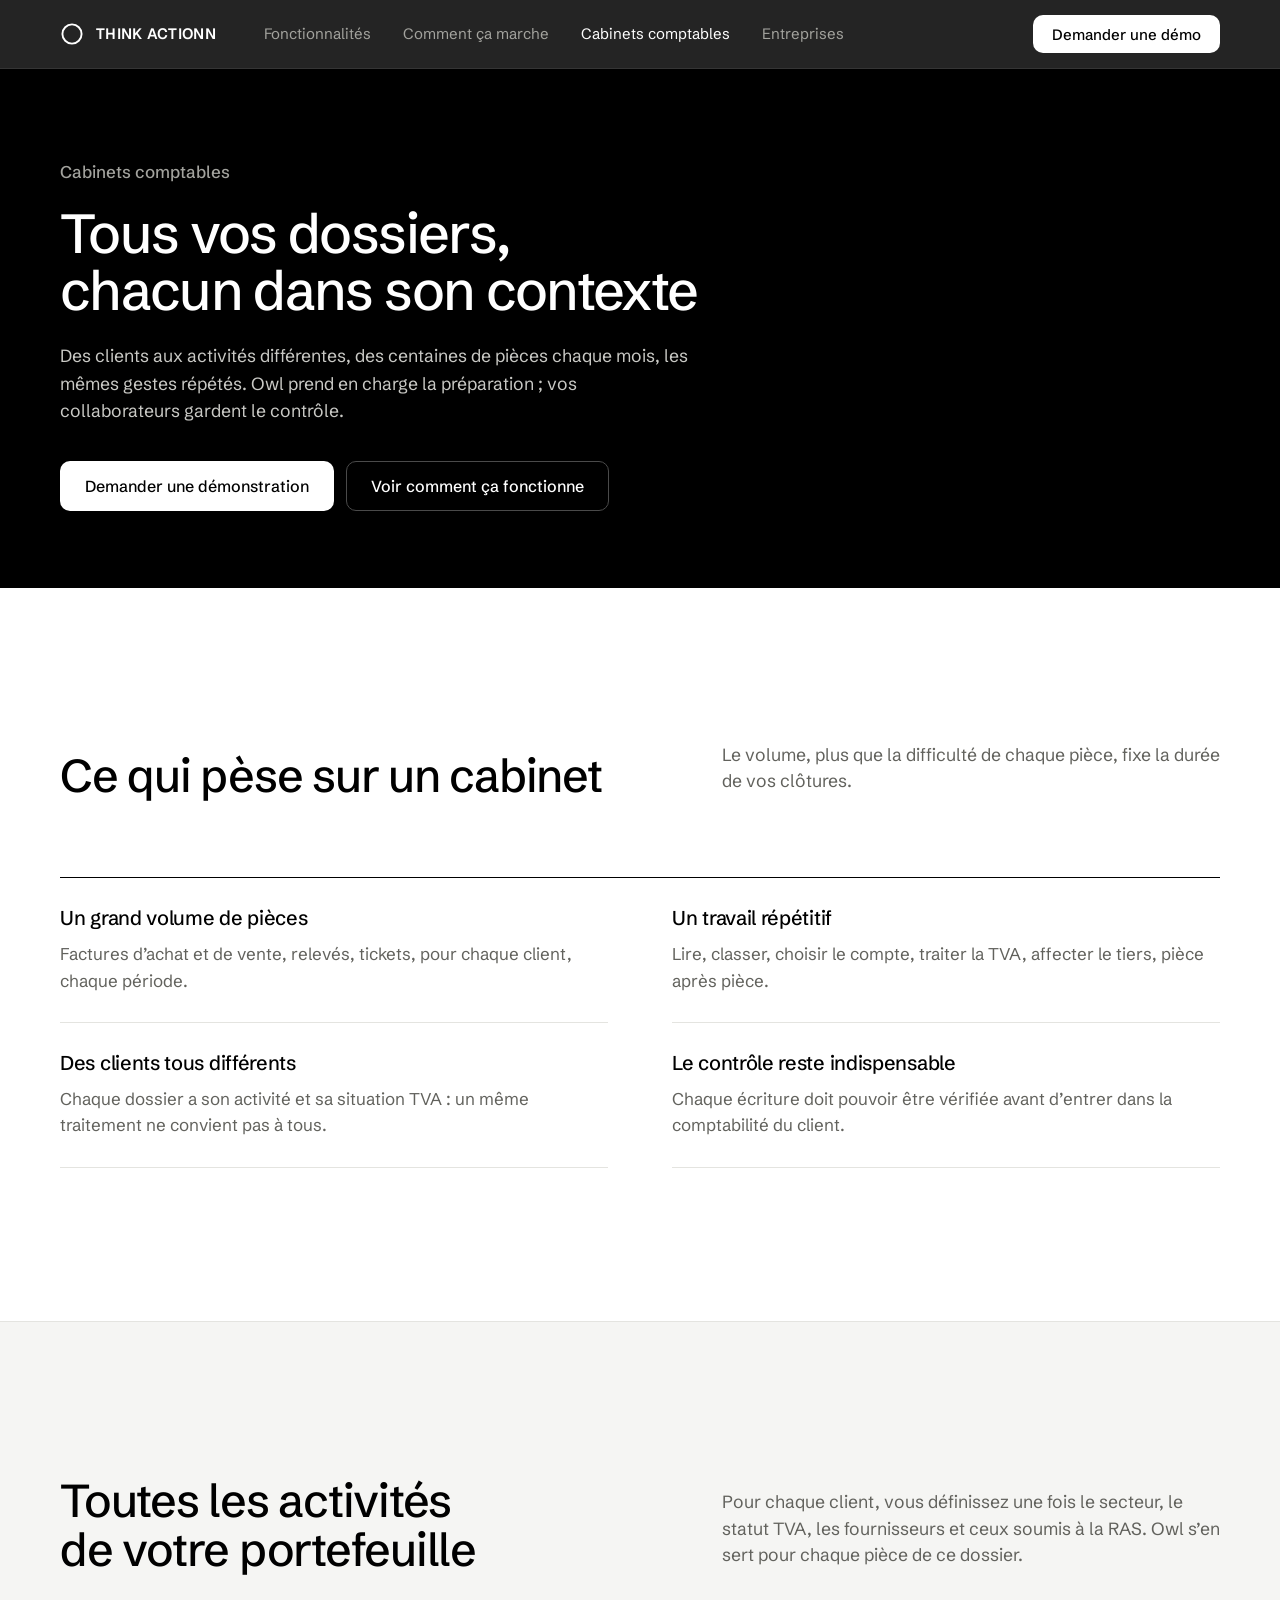
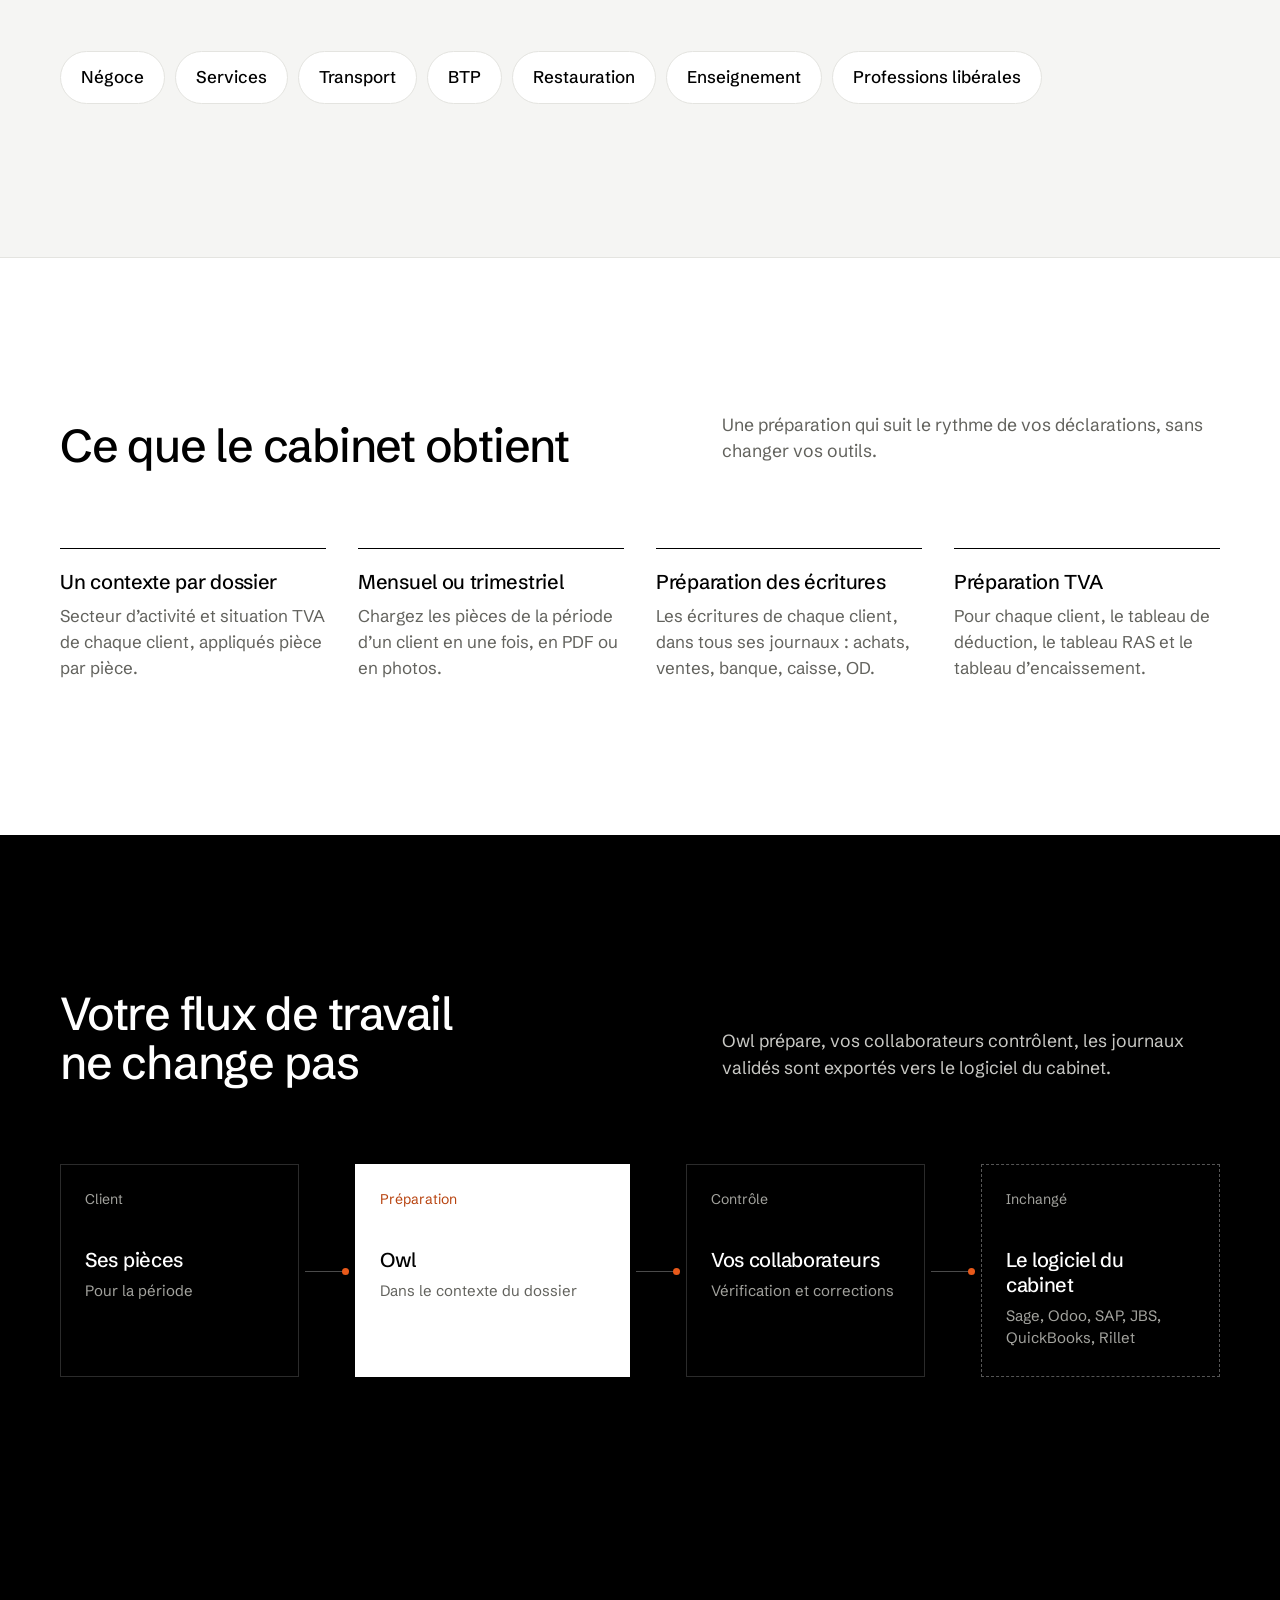
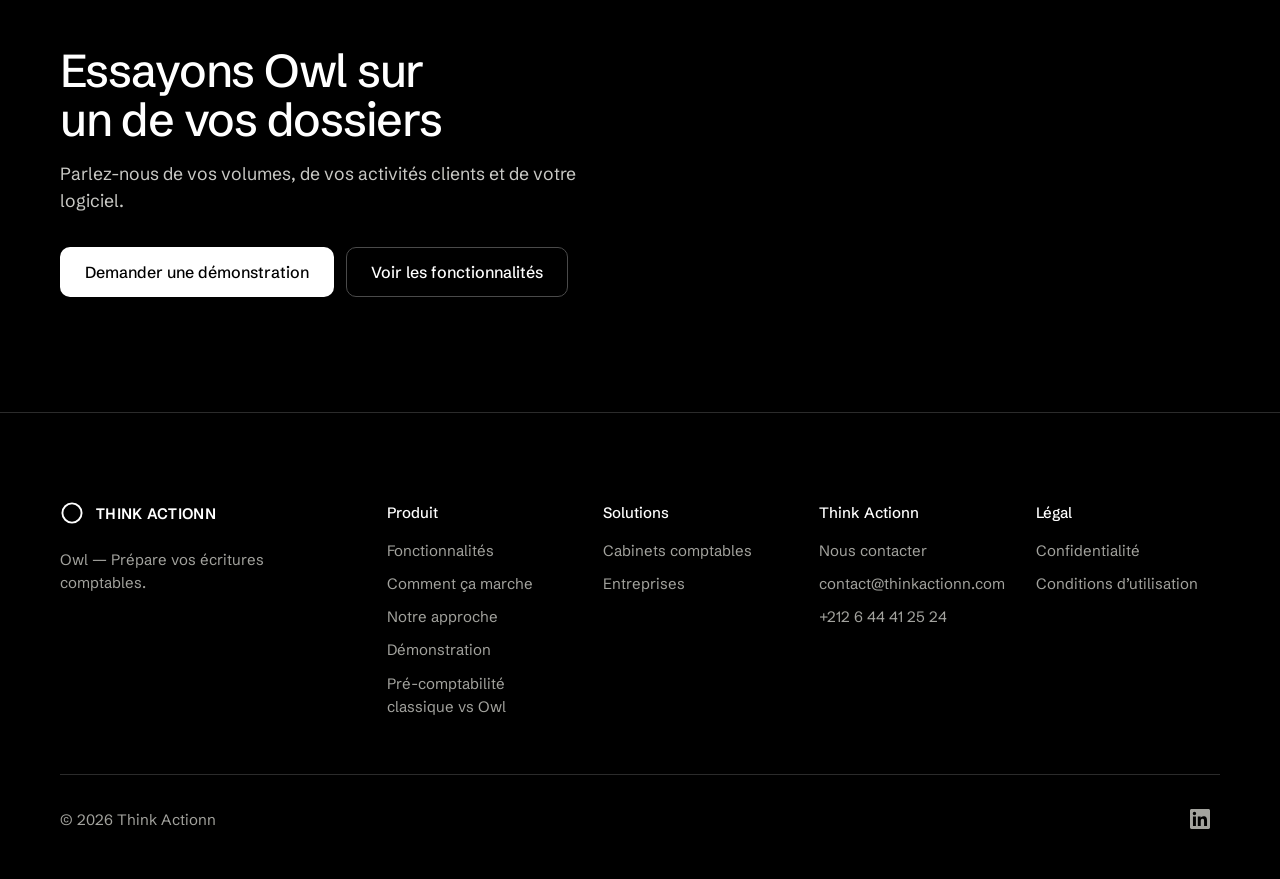
<file: accounting-firms.html>
<!doctype html>
<html lang="fr">
<head>
  <meta charset="utf-8">
  <meta name="viewport" content="width=device-width, initial-scale=1">
  <title>Owl pour les cabinets comptables au Maroc | Think Actionn</title>
  <meta name="description" content="Owl prépare les écritures et la TVA de chaque dossier client dans son propre contexte. Vos collaborateurs contrôlent, puis exportent vers le logiciel du cabinet.">
  <meta property="og:type" content="website">
  <meta property="og:locale" content="fr_MA">
  <meta property="og:site_name" content="Think Actionn">
  <meta property="og:url" content="https://www.thinkactionn.com/accounting-firms">
  <meta property="og:title" content="Owl pour les cabinets comptables au Maroc | Think Actionn">
  <meta property="og:description" content="Owl prépare les écritures et la TVA de chaque dossier client dans son propre contexte. Vos collaborateurs contrôlent, puis exportent vers le logiciel du cabinet.">
  <meta property="og:image" content="https://www.thinkactionn.com/assets/og-image.png">
  <meta property="og:image:width" content="1200">
  <meta property="og:image:height" content="630">
  <meta property="og:image:alt" content="Owl par Think Actionn : Owl prépare vos écritures comptables.">
  <meta name="twitter:card" content="summary_large_image">
  <meta name="twitter:title" content="Owl pour les cabinets comptables au Maroc | Think Actionn">
  <meta name="twitter:description" content="Owl prépare les écritures et la TVA de chaque dossier client dans son propre contexte. Vos collaborateurs contrôlent, puis exportent vers le logiciel du cabinet.">
  <meta name="twitter:image" content="https://www.thinkactionn.com/assets/og-image.png">
  <script>document.documentElement.classList.add('js');setTimeout(function(){if(!window.__owlReady)document.documentElement.classList.remove('js')},4000)</script>
  <link rel="canonical" href="https://www.thinkactionn.com/accounting-firms">
  <script type="application/ld+json">{"@context":"https://schema.org","@type":"BreadcrumbList","itemListElement":[{"@type":"ListItem","position":1,"name":"Accueil","item":"https://www.thinkactionn.com/"},{"@type":"ListItem","position":2,"name":"Cabinets comptables","item":"https://www.thinkactionn.com/accounting-firms"}]}</script>
  <link rel="icon" href="assets/favicon.svg" type="image/svg+xml">
  <link rel="stylesheet" href="/assets/fonts/fonts.css">
  <link rel="stylesheet" href="styles.css">
</head>
<body>
  <a class="skip" href="#main">Aller au contenu</a>

  <header class="nav" id="top">
    <div class="wrap nav__inner">
      <a class="brand" href="/" aria-label="Think Actionn, accueil">
        <svg class="brand__mark" viewBox="0 0 24 24" aria-hidden="true"><circle cx="12" cy="12" r="9.6"/></svg>
        <span class="brand__name">THINK ACTIONN</span>
      </a>
      <nav class="nav__links" id="nav-menu" aria-label="Navigation principale">
        <a href="/features">Fonctionnalités</a>
        <a href="/how-it-works">Comment ça marche</a>
        <a href="/accounting-firms" aria-current="page">Cabinets comptables</a>
        <a href="/companies">Entreprises</a>
        <a class="nav__menu-cta" href="/demo#demande">Demander une démonstration</a>
      </nav>
      <a class="btn btn--light btn--sm nav__cta" href="/demo#demande">Demander une démo</a>
      <button class="nav__toggle" type="button" aria-expanded="false" aria-controls="nav-menu">Menu</button>
    </div>
  </header>

  <main id="main">

    <section class="legal-hero page-hero" aria-labelledby="page-title">
      <div class="wrap">
        <p class="page-hero__k">Cabinets comptables</p>
        <h1 id="page-title">Tous vos dossiers, chacun dans son contexte</h1>
        <p class="legal-hero__lede">
          Des clients aux activités différentes, des centaines de pièces chaque mois, les mêmes gestes répétés.
          Owl prend en charge la préparation&nbsp;; vos collaborateurs gardent le contrôle.
        </p>
        <div class="page-hero__actions">
          <a class="btn btn--light" href="/demo#demande">Demander une démonstration</a>
          <a class="btn btn--ghost-dark" href="/how-it-works">Voir comment ça fonctionne</a>
        </div>
      </div>
    </section>

    <section class="section" aria-labelledby="c1">
      <div class="wrap">
        <div class="section__head" data-reveal>
          <h2 id="c1">Ce qui pèse sur un cabinet</h2>
          <p class="lede">Le volume, plus que la difficulté de chaque pièce, fixe la durée de vos clôtures.</p>
        </div>
        <dl class="ctxgrid">
          <div data-reveal><dt>Un grand volume de pièces</dt><dd>Factures d’achat et de vente, relevés, tickets, pour chaque client, chaque période.</dd></div>
          <div data-reveal><dt>Un travail répétitif</dt><dd>Lire, classer, choisir le compte, traiter la TVA, affecter le tiers, pièce après pièce.</dd></div>
          <div data-reveal><dt>Des clients tous différents</dt><dd>Chaque dossier a son activité et sa situation TVA&nbsp;: un même traitement ne convient pas à tous.</dd></div>
          <div data-reveal><dt>Le contrôle reste indispensable</dt><dd>Chaque écriture doit pouvoir être vérifiée avant d’entrer dans la comptabilité du client.</dd></div>
        </dl>
      </div>
    </section>

    <section class="section firms" aria-labelledby="c2">
      <div class="wrap">
        <div class="section__head" data-reveal>
          <h2 id="c2">Toutes les activités de votre portefeuille</h2>
          <p class="lede">Pour chaque client, vous définissez une fois le secteur, le statut TVA, les fournisseurs et ceux soumis à la RAS. Owl s’en sert pour chaque pièce de ce dossier.</p>
        </div>
        <ul class="sectors" data-reveal aria-label="Exemples d’activités">
          <li>Négoce</li><li>Services</li><li>Transport</li><li>BTP</li><li>Restauration</li><li>Enseignement</li><li>Professions libérales</li>
        </ul>
      </div>
    </section>

    <section class="section" aria-labelledby="c3">
      <div class="wrap">
        <div class="section__head" data-reveal>
          <h2 id="c3">Ce que le cabinet obtient</h2>
          <p class="lede">Une préparation qui suit le rythme de vos déclarations, sans changer vos outils.</p>
        </div>
        <div class="firm-points firm-points--4">
          <div data-reveal><h3>Un contexte par dossier</h3><p>Secteur d’activité et situation TVA de chaque client, appliqués pièce par pièce.</p></div>
          <div data-reveal><h3>Mensuel ou trimestriel</h3><p>Chargez les pièces de la période d’un client en une fois, en PDF ou en photos.</p></div>
          <div data-reveal><h3>Préparation des écritures</h3><p>Les écritures de chaque client, dans tous ses journaux&nbsp;: achats, ventes, banque, caisse, OD.</p></div>
          <div data-reveal><h3>Préparation TVA</h3><p>Pour chaque client, le tableau de déduction, le tableau RAS et le tableau d’encaissement.</p></div>
        </div>
      </div>
    </section>

    <section class="section fit" aria-labelledby="c4">
      <div class="wrap">
        <div class="section__head" data-reveal>
          <h2 id="c4">Votre flux de travail ne change pas</h2>
          <p class="lede">Owl prépare, vos collaborateurs contrôlent, les journaux validés sont exportés vers le logiciel du cabinet.</p>
        </div>
        <div class="pipeline" data-reveal role="img" aria-label="Schéma : les pièces du client entrent dans Owl, les écritures sont contrôlées par le cabinet, puis exportées vers le logiciel du cabinet.">
          <div class="pipeline__node"><span class="pipeline__k">Client</span><strong>Ses pièces</strong><span>Pour la période</span></div>
          <div class="pipeline__link" aria-hidden="true"><i></i></div>
          <div class="pipeline__node pipeline__node--owl"><span class="pipeline__k">Préparation</span><strong>Owl</strong><span>Dans le contexte du dossier</span></div>
          <div class="pipeline__link" aria-hidden="true"><i></i></div>
          <div class="pipeline__node"><span class="pipeline__k">Contrôle</span><strong>Vos collaborateurs</strong><span>Vérification et corrections</span></div>
          <div class="pipeline__link" aria-hidden="true"><i></i></div>
          <div class="pipeline__node pipeline__node--yours"><span class="pipeline__k">Inchangé</span><strong>Le logiciel du cabinet</strong><span>Sage, Odoo, SAP, JBS, QuickBooks, Rillet</span></div>
        </div>
      </div>
    </section>

    <section class="cta-band" aria-labelledby="cta-title">
      <div class="wrap cta-band__inner" data-reveal>
        <div>
          <h2 id="cta-title">Essayons Owl sur un de vos dossiers</h2>
          <p>Parlez-nous de vos volumes, de vos activités clients et de votre logiciel.</p>
        </div>
        <div class="cta-band__actions">
          <a class="btn btn--light" href="/demo#demande">Demander une démonstration</a>
          <a class="btn btn--ghost-dark" href="/features">Voir les fonctionnalités</a>
        </div>
      </div>
    </section>

  </main>

  <footer class="footer">
    <div class="wrap">
      <div class="footer__grid">
        <div class="footer__brand">
          <a class="brand brand--footer" href="/" aria-label="Think Actionn, accueil">
            <svg class="brand__mark" viewBox="0 0 24 24" aria-hidden="true"><circle cx="12" cy="12" r="9.6"/></svg>
            <span class="brand__name">THINK ACTIONN</span>
          </a>
          <p>Owl — Prépare vos écritures comptables.</p>
        </div>
        <nav class="footer__col" aria-label="Produit">
          <p class="footer__h">Produit</p>
          <ul>
            <li><a href="/features">Fonctionnalités</a></li>
            <li><a href="/how-it-works">Comment ça marche</a></li>
            <li><a href="/approach">Notre approche</a></li>
            <li><a href="/demo">Démonstration</a></li>
            <li><a href="/ocr-comptable-maroc">Pré-comptabilité classique vs Owl</a></li>
          </ul>
        </nav>
        <nav class="footer__col" aria-label="Solutions">
          <p class="footer__h">Solutions</p>
          <ul>
            <li><a href="/accounting-firms">Cabinets comptables</a></li>
            <li><a href="/companies">Entreprises</a></li>
          </ul>
        </nav>
        <nav class="footer__col footer__col--contact" aria-label="Think Actionn">
          <p class="footer__h">Think Actionn</p>
          <ul>
            <li><a href="/demo#demande">Nous contacter</a></li>
            <li><a href="mailto:contact@thinkactionn.com">contact@thinkactionn.com</a></li>
            <li><a href="tel:+212644412524">+212 6 44 41 25 24</a></li>
          </ul>
        </nav>
        <nav class="footer__col" aria-label="Légal">
          <p class="footer__h">Légal</p>
          <ul>
            <li><a href="/confidentialite">Confidentialité</a></li>
            <li><a href="/conditions-utilisation">Conditions d’utilisation</a></li>
            <!-- TODO: ajouter « Mentions légales » quand les informations de la société seront fournies. -->
          </ul>
        </nav>
      </div>
      <div class="footer__bottom">
        <p class="footer__copy">© <span data-year>2026</span> Think Actionn</p>
        <ul class="social" aria-label="Réseaux sociaux">
          <li><a href="https://www.linkedin.com/company/think-actionn/" target="_blank" rel="noopener" aria-label="Think Actionn sur LinkedIn"><svg viewBox="0 0 24 24" aria-hidden="true"><path d="M20.45 20.45h-3.56v-5.57c0-1.33-.02-3.04-1.85-3.04-1.85 0-2.14 1.45-2.14 2.94v5.67H9.35V9h3.41v1.56h.05c.48-.9 1.64-1.85 3.37-1.85 3.6 0 4.27 2.37 4.27 5.46v6.28zM5.34 7.43a2.06 2.06 0 1 1 0-4.13 2.06 2.06 0 0 1 0 4.13zM7.12 20.45H3.56V9h3.56v11.45zM22.22 0H1.77C.79 0 0 .77 0 1.73v20.54C0 23.23.79 24 1.77 24h20.45c.98 0 1.78-.77 1.78-1.73V1.73C24 .77 23.2 0 22.22 0z"/></svg></a></li>
        </ul>
      </div>
    </div>
  </footer>

  <script src="script.js" defer></script>
</body>
</html>
</file>
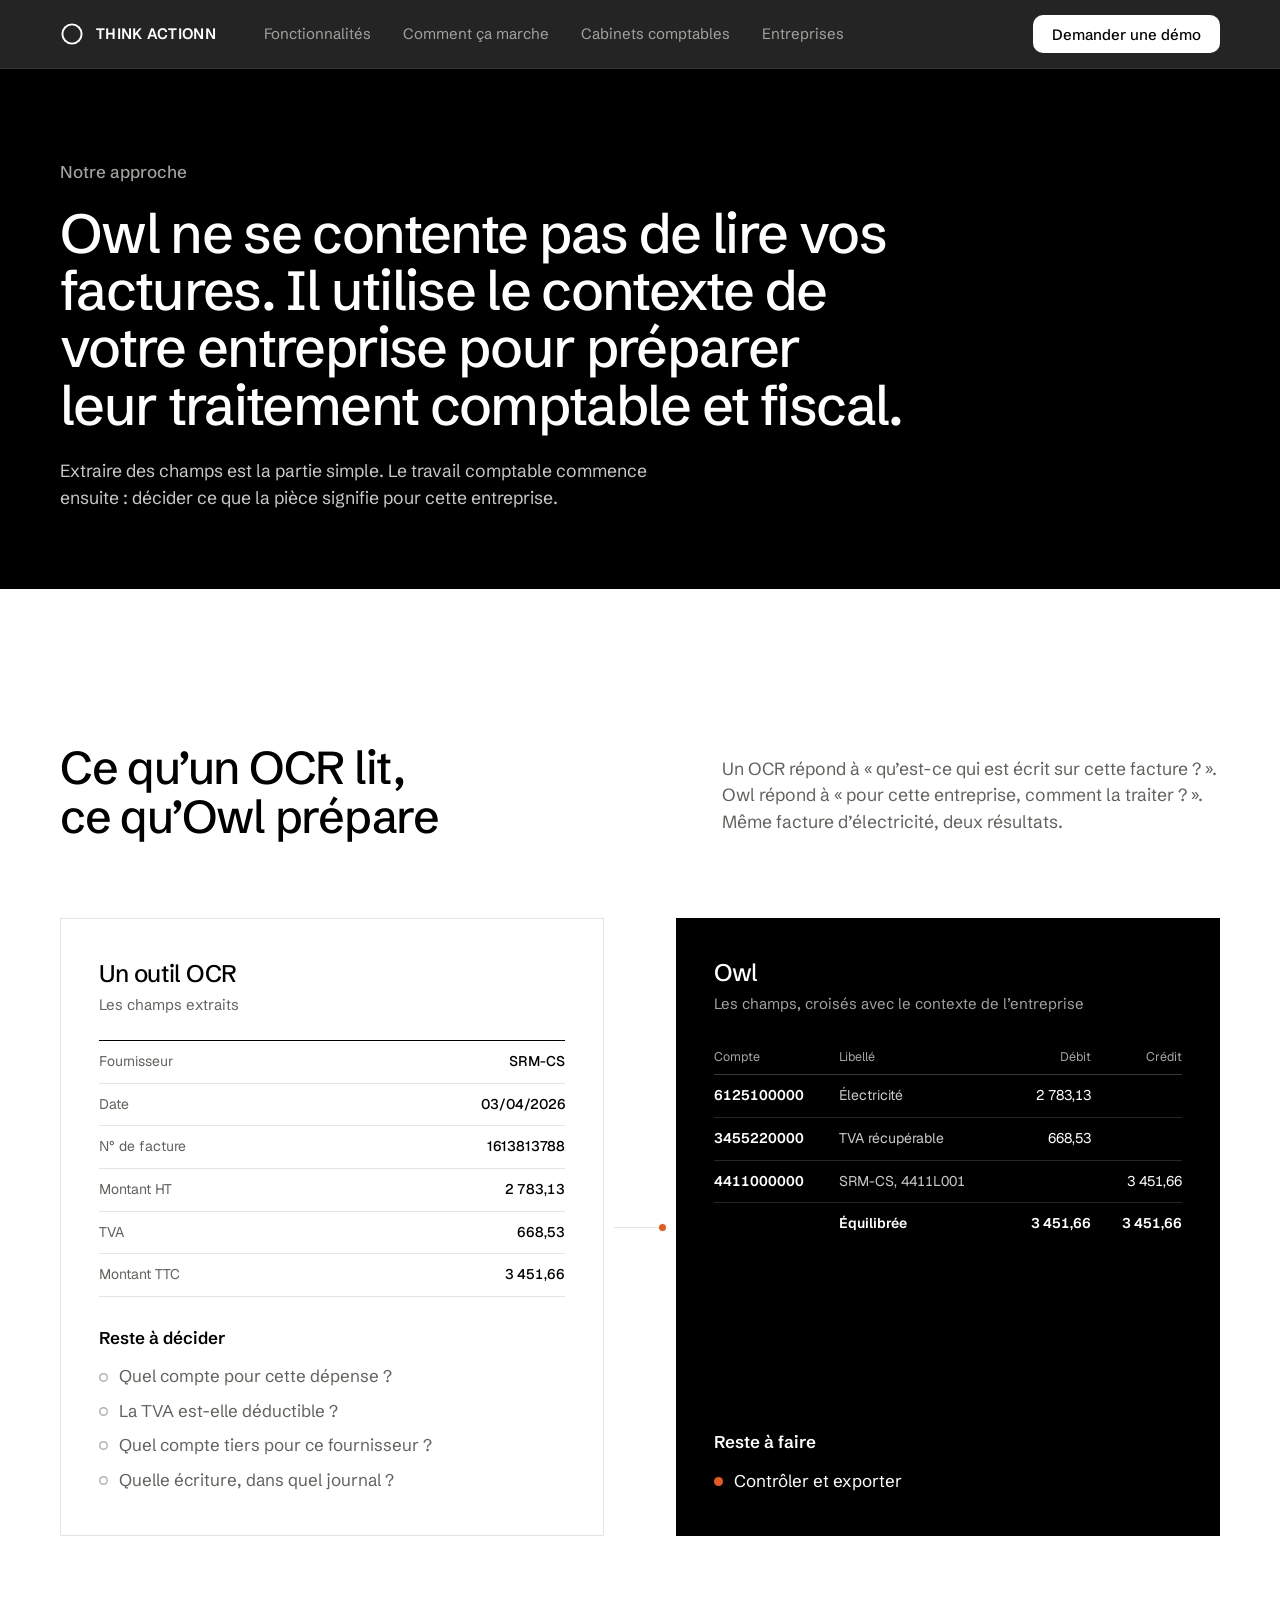
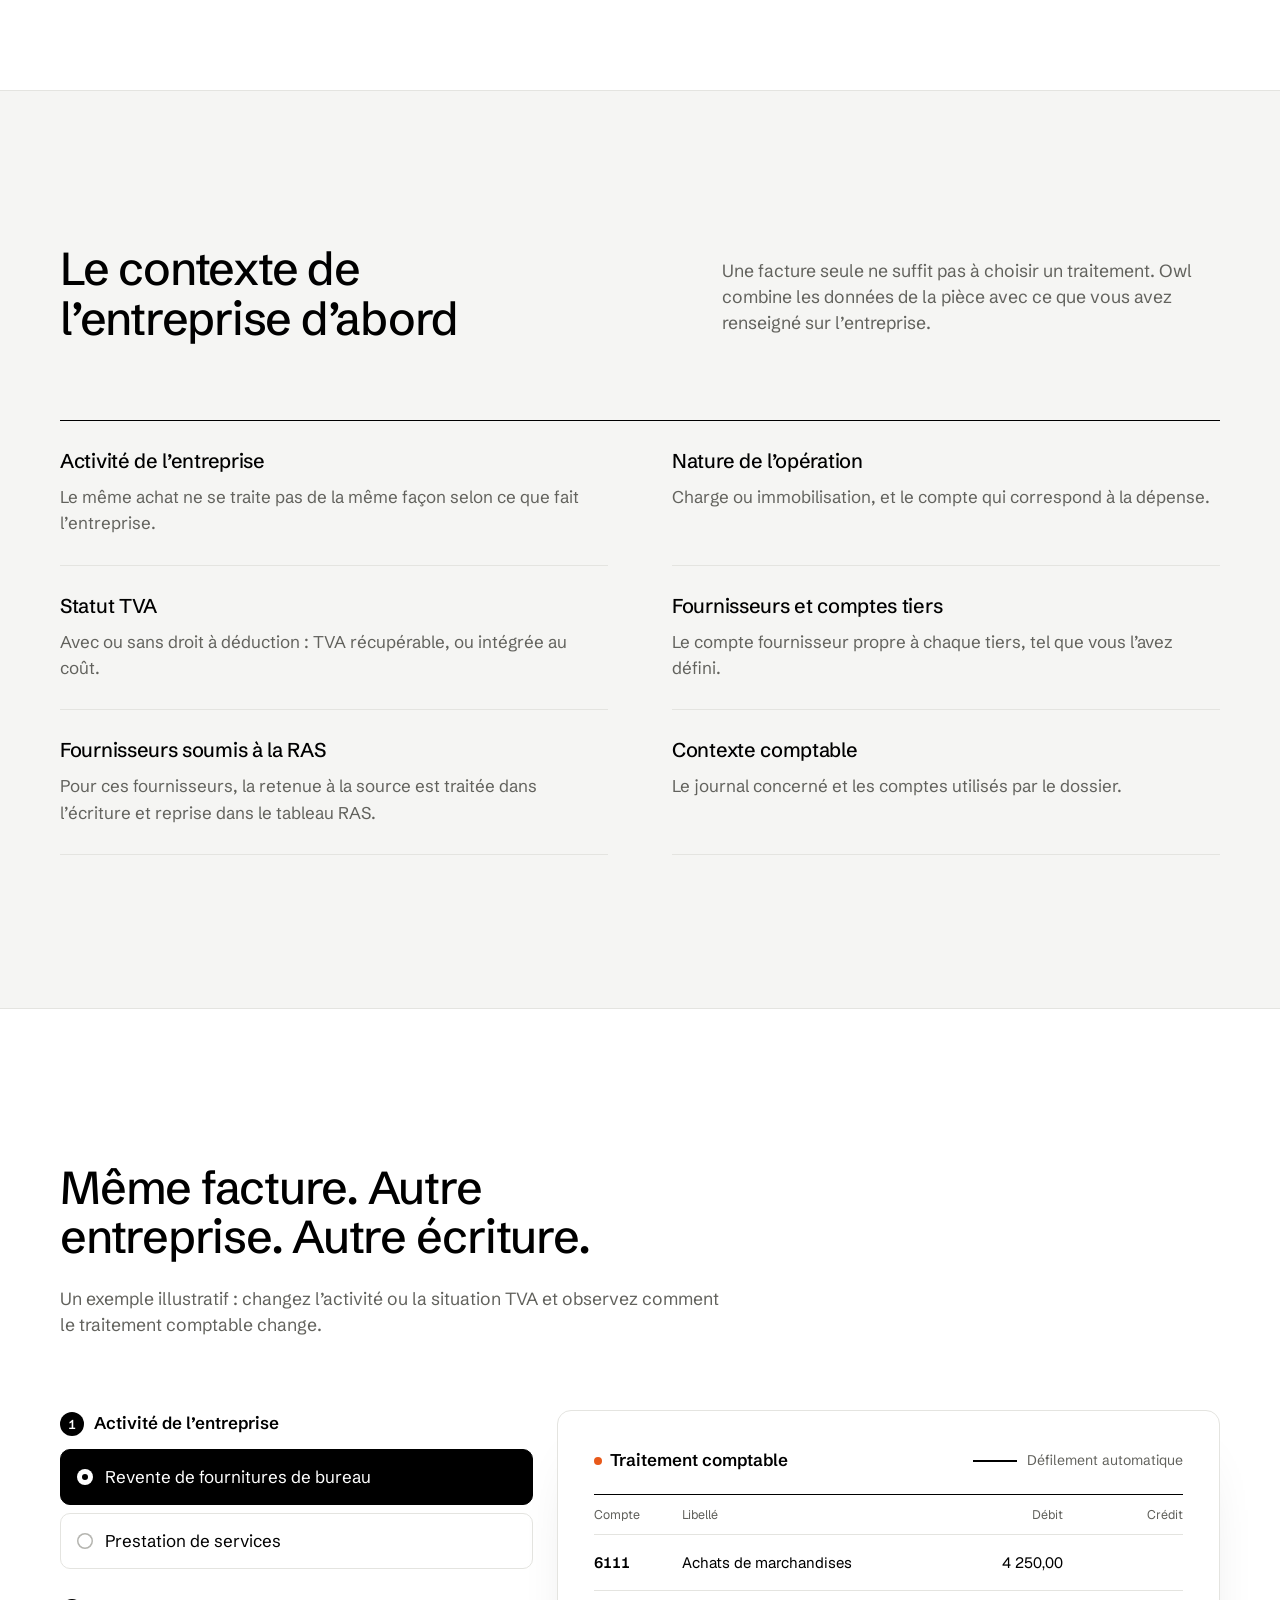
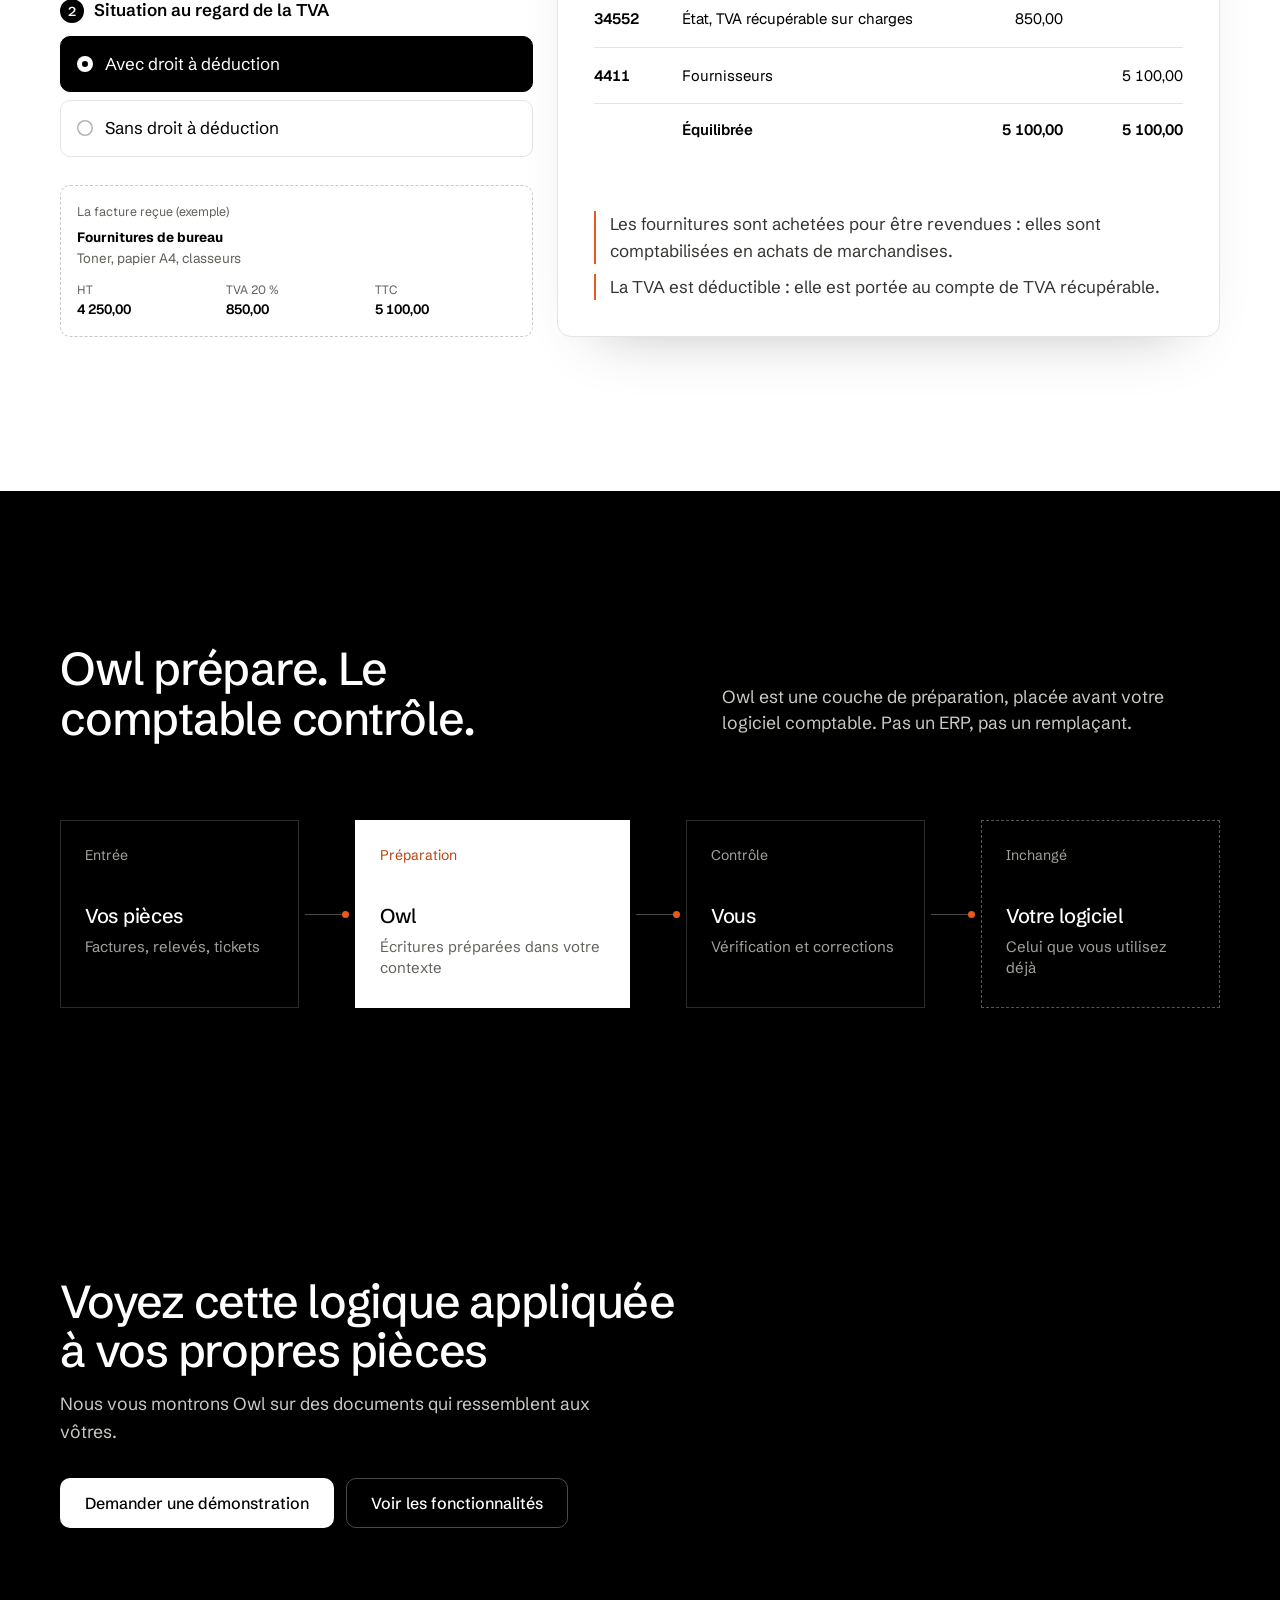
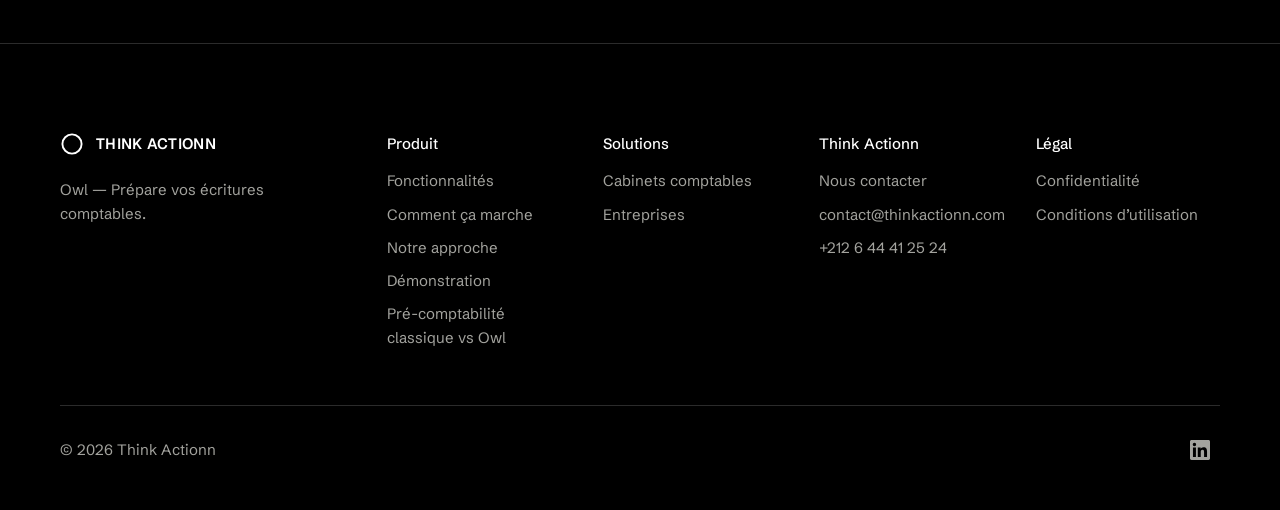
<file: approach.html>
<!doctype html>
<html lang="fr">
<head>
  <meta charset="utf-8">
  <meta name="viewport" content="width=device-width, initial-scale=1">
  <title>Approche Owl : le contexte de l’entreprise avant la facture</title>
  <meta name="description" content="Owl ne se contente pas de lire vos factures : il part du contexte de votre entreprise pour préparer leur traitement comptable et fiscal. Vous gardez le contrôle.">
  <meta property="og:type" content="website">
  <meta property="og:locale" content="fr_MA">
  <meta property="og:site_name" content="Think Actionn">
  <meta property="og:url" content="https://www.thinkactionn.com/approach">
  <meta property="og:title" content="Approche Owl : le contexte de l’entreprise avant la facture">
  <meta property="og:description" content="Owl ne se contente pas de lire vos factures : il part du contexte de votre entreprise pour préparer leur traitement comptable et fiscal. Vous gardez le contrôle.">
  <meta property="og:image" content="https://www.thinkactionn.com/assets/og-image.png">
  <meta property="og:image:width" content="1200">
  <meta property="og:image:height" content="630">
  <meta property="og:image:alt" content="Owl par Think Actionn : Owl prépare vos écritures comptables.">
  <meta name="twitter:card" content="summary_large_image">
  <meta name="twitter:title" content="Approche Owl : le contexte de l’entreprise avant la facture">
  <meta name="twitter:description" content="Owl ne se contente pas de lire vos factures : il part du contexte de votre entreprise pour préparer leur traitement comptable et fiscal. Vous gardez le contrôle.">
  <meta name="twitter:image" content="https://www.thinkactionn.com/assets/og-image.png">
  <script>document.documentElement.classList.add('js');setTimeout(function(){if(!window.__owlReady)document.documentElement.classList.remove('js')},4000)</script>
  <link rel="canonical" href="https://www.thinkactionn.com/approach">
  <script type="application/ld+json">{"@context":"https://schema.org","@type":"BreadcrumbList","itemListElement":[{"@type":"ListItem","position":1,"name":"Accueil","item":"https://www.thinkactionn.com/"},{"@type":"ListItem","position":2,"name":"Notre approche","item":"https://www.thinkactionn.com/approach"}]}</script>
  <link rel="icon" href="assets/favicon.svg" type="image/svg+xml">
  <link rel="stylesheet" href="/assets/fonts/fonts.css">
  <link rel="stylesheet" href="styles.css">
</head>
<body>
  <a class="skip" href="#main">Aller au contenu</a>

  <header class="nav" id="top">
    <div class="wrap nav__inner">
      <a class="brand" href="/" aria-label="Think Actionn, accueil">
        <svg class="brand__mark" viewBox="0 0 24 24" aria-hidden="true"><circle cx="12" cy="12" r="9.6"/></svg>
        <span class="brand__name">THINK ACTIONN</span>
      </a>
      <nav class="nav__links" id="nav-menu" aria-label="Navigation principale">
        <a href="/features">Fonctionnalités</a>
        <a href="/how-it-works">Comment ça marche</a>
        <a href="/accounting-firms">Cabinets comptables</a>
        <a href="/companies">Entreprises</a>
        <a class="nav__menu-cta" href="/demo#demande">Demander une démonstration</a>
      </nav>
      <a class="btn btn--light btn--sm nav__cta" href="/demo#demande">Demander une démo</a>
      <button class="nav__toggle" type="button" aria-expanded="false" aria-controls="nav-menu">Menu</button>
    </div>
  </header>

  <main id="main">

    <section class="legal-hero page-hero" aria-labelledby="page-title">
      <div class="wrap">
        <p class="page-hero__k">Notre approche</p>
        <h1 id="page-title">Owl ne se contente pas de lire vos factures. Il utilise le contexte de votre entreprise pour préparer leur traitement comptable et fiscal.</h1>
        <p class="legal-hero__lede">
          Extraire des champs est la partie simple. Le travail comptable commence ensuite&nbsp;:
          décider ce que la pièce signifie pour cette entreprise.
        </p>
      </div>
    </section>

    <section class="section" aria-labelledby="a1">
      <div class="wrap">
        <div class="section__head" data-reveal>
          <h2 id="a1">Ce qu’un OCR lit, ce qu’Owl prépare</h2>
          <p class="lede">Un OCR répond à «&nbsp;qu’est-ce qui est écrit sur cette facture&nbsp;?&nbsp;». Owl répond à «&nbsp;pour cette entreprise, comment la traiter&nbsp;?&nbsp;». Même facture d’électricité, deux résultats.</p>
        </div>
        <div class="compare">
          <article class="compare__col compare__col--plain" data-reveal>
            <h3>Un outil OCR</h3>
            <p class="compare__sub">Les champs extraits</p>
            <dl class="fields">
              <div><dt>Fournisseur</dt><dd>SRM-CS</dd></div>
              <div><dt>Date</dt><dd>03/04/2026</dd></div>
              <div><dt>N° de facture</dt><dd>1613813788</dd></div>
              <div><dt>Montant HT</dt><dd class="num">2 783,13</dd></div>
              <div><dt>TVA</dt><dd class="num">668,53</dd></div>
              <div><dt>Montant TTC</dt><dd class="num">3 451,66</dd></div>
            </dl>
            <div class="compare__todo">
              <p>Reste à décider</p>
              <ul>
                <li>Quel compte pour cette dépense&nbsp;?</li>
                <li>La TVA est-elle déductible&nbsp;?</li>
                <li>Quel compte tiers pour ce fournisseur&nbsp;?</li>
                <li>Quelle écriture, dans quel journal&nbsp;?</li>
              </ul>
            </div>
          </article>

          <div class="compare__arrow" aria-hidden="true"><span></span></div>

          <article class="compare__col compare__col--owl" data-reveal>
            <h3>Owl</h3>
            <p class="compare__sub">Les champs, croisés avec le contexte de l’entreprise</p>
            <table class="mini-entry">
              <thead><tr><th>Compte</th><th>Libellé</th><th class="num">Débit</th><th class="num">Crédit</th></tr></thead>
              <tbody>
                <tr><td>6125100000</td><td>Électricité</td><td class="num">2 783,13</td><td></td></tr>
                <tr><td>3455220000</td><td>TVA récupérable</td><td class="num">668,53</td><td></td></tr>
                <tr><td>4411000000</td><td>SRM-CS, 4411L001</td><td></td><td class="num">3 451,66</td></tr>
              </tbody>
              <tfoot><tr><td></td><td>Équilibrée</td><td class="num">3 451,66</td><td class="num">3 451,66</td></tr></tfoot>
            </table>
            <div class="compare__todo compare__todo--done">
              <p>Reste à faire</p>
              <ul><li>Contrôler et exporter</li></ul>
            </div>
          </article>
        </div>
      </div>
    </section>

    <section class="section approach-ctx" aria-labelledby="a2">
      <div class="wrap">
        <div class="section__head" data-reveal>
          <h2 id="a2">Le contexte de l’entreprise d’abord</h2>
          <p class="lede">Une facture seule ne suffit pas à choisir un traitement. Owl combine les données de la pièce avec ce que vous avez renseigné sur l’entreprise.</p>
        </div>
        <dl class="ctxgrid">
          <div data-reveal><dt>Activité de l’entreprise</dt><dd>Le même achat ne se traite pas de la même façon selon ce que fait l’entreprise.</dd></div>
          <div data-reveal><dt>Nature de l’opération</dt><dd>Charge ou immobilisation, et le compte qui correspond à la dépense.</dd></div>
          <div data-reveal><dt>Statut TVA</dt><dd>Avec ou sans droit à déduction&nbsp;: TVA récupérable, ou intégrée au coût.</dd></div>
          <div data-reveal><dt>Fournisseurs et comptes tiers</dt><dd>Le compte fournisseur propre à chaque tiers, tel que vous l’avez défini.</dd></div>
          <div data-reveal><dt>Fournisseurs soumis à la RAS</dt><dd>Pour ces fournisseurs, la retenue à la source est traitée dans l’écriture et reprise dans le tableau RAS.</dd></div>
          <div data-reveal><dt>Contexte comptable</dt><dd>Le journal concerné et les comptes utilisés par le dossier.</dd></div>
        </dl>
      </div>
    </section>

    <section class="section questions" aria-labelledby="a3">
      <div class="wrap">
        <div class="questions__head" data-reveal>
          <h2 id="a3">Même facture. Autre entreprise. Autre écriture.</h2>
          <p class="lede">
            Un exemple illustratif&nbsp;: changez l’activité ou la situation TVA et observez comment le traitement comptable change.
          </p>
        </div>

        <div class="demo" data-demo data-reveal>
          <div class="demo__controls">
            <fieldset class="seg">
              <legend><span class="seg__n">1</span> Activité de l’entreprise</legend>
              <label><input type="radio" name="activite" value="revente" checked><span>Revente de fournitures de bureau</span></label>
              <label><input type="radio" name="activite" value="services"><span>Prestation de services</span></label>
            </fieldset>
            <fieldset class="seg">
              <legend><span class="seg__n">2</span> Situation au regard de la TVA</legend>
              <label><input type="radio" name="tva" value="avec" checked><span>Avec droit à déduction</span></label>
              <label><input type="radio" name="tva" value="sans"><span>Sans droit à déduction</span></label>
            </fieldset>
            <div class="demo__invoice">
              <p>La facture reçue (exemple)</p>
              <strong>Fournitures de bureau</strong>
              <span>Toner, papier A4, classeurs</span>
              <dl>
                <div><dt>HT</dt><dd>4 250,00</dd></div>
                <div><dt>TVA 20 %</dt><dd>850,00</dd></div>
                <div><dt>TTC</dt><dd>5 100,00</dd></div>
              </dl>
            </div>
          </div>

          <div class="demo__result" aria-live="polite">
            <div class="demo__result-head">
              <span class="demo__label"><i class="st st--prepared" aria-hidden="true"></i>Traitement comptable</span>
              <span class="demo__auto" data-auto><span class="demo__bar"><i></i></span>Défilement automatique</span>
            </div>
            <div class="dentry">
              <div class="dentry__row dentry__head"><span>Compte</span><span>Libellé</span><span class="num">Débit</span><span class="num">Crédit</span></div>
              <div class="dentry__row" data-row="charge"><span class="acc" data-acc>6111</span><span data-lab>Achats de marchandises</span><span class="num" data-amt>4 250,00</span><span class="num"></span></div>
              <div class="dentry__collapse" data-row="tva"><div class="dentry__row"><span class="acc">34552</span><span>État, TVA récupérable sur charges</span><span class="num">850,00</span><span class="num"></span></div></div>
              <div class="dentry__row"><span class="acc">4411</span><span>Fournisseurs</span><span class="num"></span><span class="num">5 100,00</span></div>
              <div class="dentry__row dentry__total"><span></span><span>Équilibrée</span><span class="num">5 100,00</span><span class="num">5 100,00</span></div>
            </div>
            <ul class="why">
              <li data-why="activite">Les fournitures sont achetées pour être revendues&nbsp;: elles sont comptabilisées en achats de marchandises.</li>
              <li data-why="tva">La TVA est déductible&nbsp;: elle est portée au compte de TVA récupérable.</li>
            </ul>
          </div>
        </div>
      </div>
    </section>

    <section class="section fit" aria-labelledby="a4">
      <div class="wrap">
        <div class="section__head" data-reveal>
          <h2 id="a4">Owl prépare. Le comptable contrôle.</h2>
          <p class="lede">Owl est une couche de préparation, placée avant votre logiciel comptable. Pas un ERP, pas un remplaçant.</p>
        </div>
        <div class="pipeline" data-reveal role="img" aria-label="Schéma : vos pièces entrent dans Owl, qui prépare les écritures ; vous les contrôlez, puis elles sont exportées vers votre logiciel comptable, qui ne change pas.">
          <div class="pipeline__node"><span class="pipeline__k">Entrée</span><strong>Vos pièces</strong><span>Factures, relevés, tickets</span></div>
          <div class="pipeline__link" aria-hidden="true"><i></i></div>
          <div class="pipeline__node pipeline__node--owl"><span class="pipeline__k">Préparation</span><strong>Owl</strong><span>Écritures préparées dans votre contexte</span></div>
          <div class="pipeline__link" aria-hidden="true"><i></i></div>
          <div class="pipeline__node"><span class="pipeline__k">Contrôle</span><strong>Vous</strong><span>Vérification et corrections</span></div>
          <div class="pipeline__link" aria-hidden="true"><i></i></div>
          <div class="pipeline__node pipeline__node--yours"><span class="pipeline__k">Inchangé</span><strong>Votre logiciel</strong><span>Celui que vous utilisez déjà</span></div>
        </div>
      </div>
    </section>

    <section class="cta-band" aria-labelledby="cta-title">
      <div class="wrap cta-band__inner" data-reveal>
        <div>
          <h2 id="cta-title">Voyez cette logique appliquée à vos propres pièces</h2>
          <p>Nous vous montrons Owl sur des documents qui ressemblent aux vôtres.</p>
        </div>
        <div class="cta-band__actions">
          <a class="btn btn--light" href="/demo#demande">Demander une démonstration</a>
          <a class="btn btn--ghost-dark" href="/features">Voir les fonctionnalités</a>
        </div>
      </div>
    </section>

  </main>

  <footer class="footer">
    <div class="wrap">
      <div class="footer__grid">
        <div class="footer__brand">
          <a class="brand brand--footer" href="/" aria-label="Think Actionn, accueil">
            <svg class="brand__mark" viewBox="0 0 24 24" aria-hidden="true"><circle cx="12" cy="12" r="9.6"/></svg>
            <span class="brand__name">THINK ACTIONN</span>
          </a>
          <p>Owl — Prépare vos écritures comptables.</p>
        </div>
        <nav class="footer__col" aria-label="Produit">
          <p class="footer__h">Produit</p>
          <ul>
            <li><a href="/features">Fonctionnalités</a></li>
            <li><a href="/how-it-works">Comment ça marche</a></li>
            <li><a href="/approach">Notre approche</a></li>
            <li><a href="/demo">Démonstration</a></li>
            <li><a href="/ocr-comptable-maroc">Pré-comptabilité classique vs Owl</a></li>
          </ul>
        </nav>
        <nav class="footer__col" aria-label="Solutions">
          <p class="footer__h">Solutions</p>
          <ul>
            <li><a href="/accounting-firms">Cabinets comptables</a></li>
            <li><a href="/companies">Entreprises</a></li>
          </ul>
        </nav>
        <nav class="footer__col footer__col--contact" aria-label="Think Actionn">
          <p class="footer__h">Think Actionn</p>
          <ul>
            <li><a href="/demo#demande">Nous contacter</a></li>
            <li><a href="mailto:contact@thinkactionn.com">contact@thinkactionn.com</a></li>
            <li><a href="tel:+212644412524">+212 6 44 41 25 24</a></li>
          </ul>
        </nav>
        <nav class="footer__col" aria-label="Légal">
          <p class="footer__h">Légal</p>
          <ul>
            <li><a href="/confidentialite">Confidentialité</a></li>
            <li><a href="/conditions-utilisation">Conditions d’utilisation</a></li>
            <!-- TODO: ajouter « Mentions légales » quand les informations de la société seront fournies. -->
          </ul>
        </nav>
      </div>
      <div class="footer__bottom">
        <p class="footer__copy">© <span data-year>2026</span> Think Actionn</p>
        <ul class="social" aria-label="Réseaux sociaux">
          <li><a href="https://www.linkedin.com/company/think-actionn/" target="_blank" rel="noopener" aria-label="Think Actionn sur LinkedIn"><svg viewBox="0 0 24 24" aria-hidden="true"><path d="M20.45 20.45h-3.56v-5.57c0-1.33-.02-3.04-1.85-3.04-1.85 0-2.14 1.45-2.14 2.94v5.67H9.35V9h3.41v1.56h.05c.48-.9 1.64-1.85 3.37-1.85 3.6 0 4.27 2.37 4.27 5.46v6.28zM5.34 7.43a2.06 2.06 0 1 1 0-4.13 2.06 2.06 0 0 1 0 4.13zM7.12 20.45H3.56V9h3.56v11.45zM22.22 0H1.77C.79 0 0 .77 0 1.73v20.54C0 23.23.79 24 1.77 24h20.45c.98 0 1.78-.77 1.78-1.73V1.73C24 .77 23.2 0 22.22 0z"/></svg></a></li>
        </ul>
      </div>
    </div>
  </footer>

  <script src="script.js" defer></script>
</body>
</html>
</file>
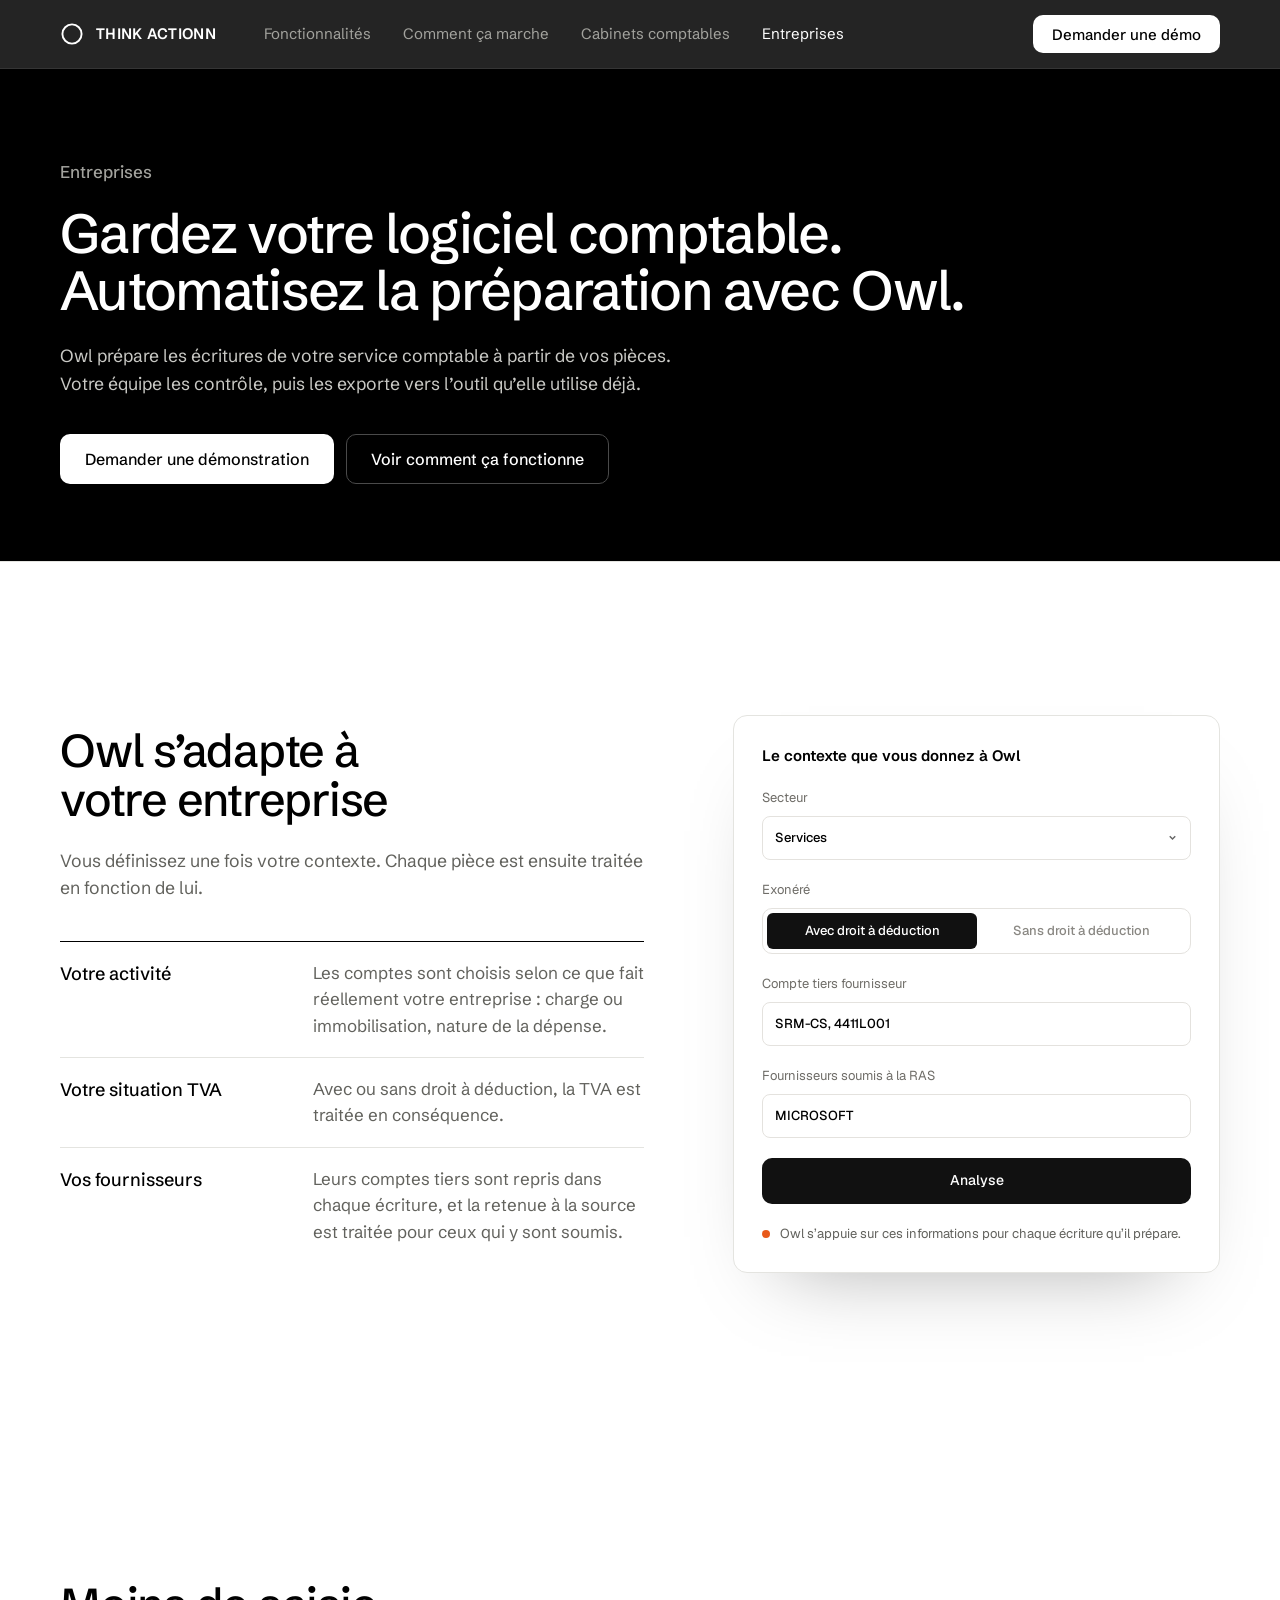
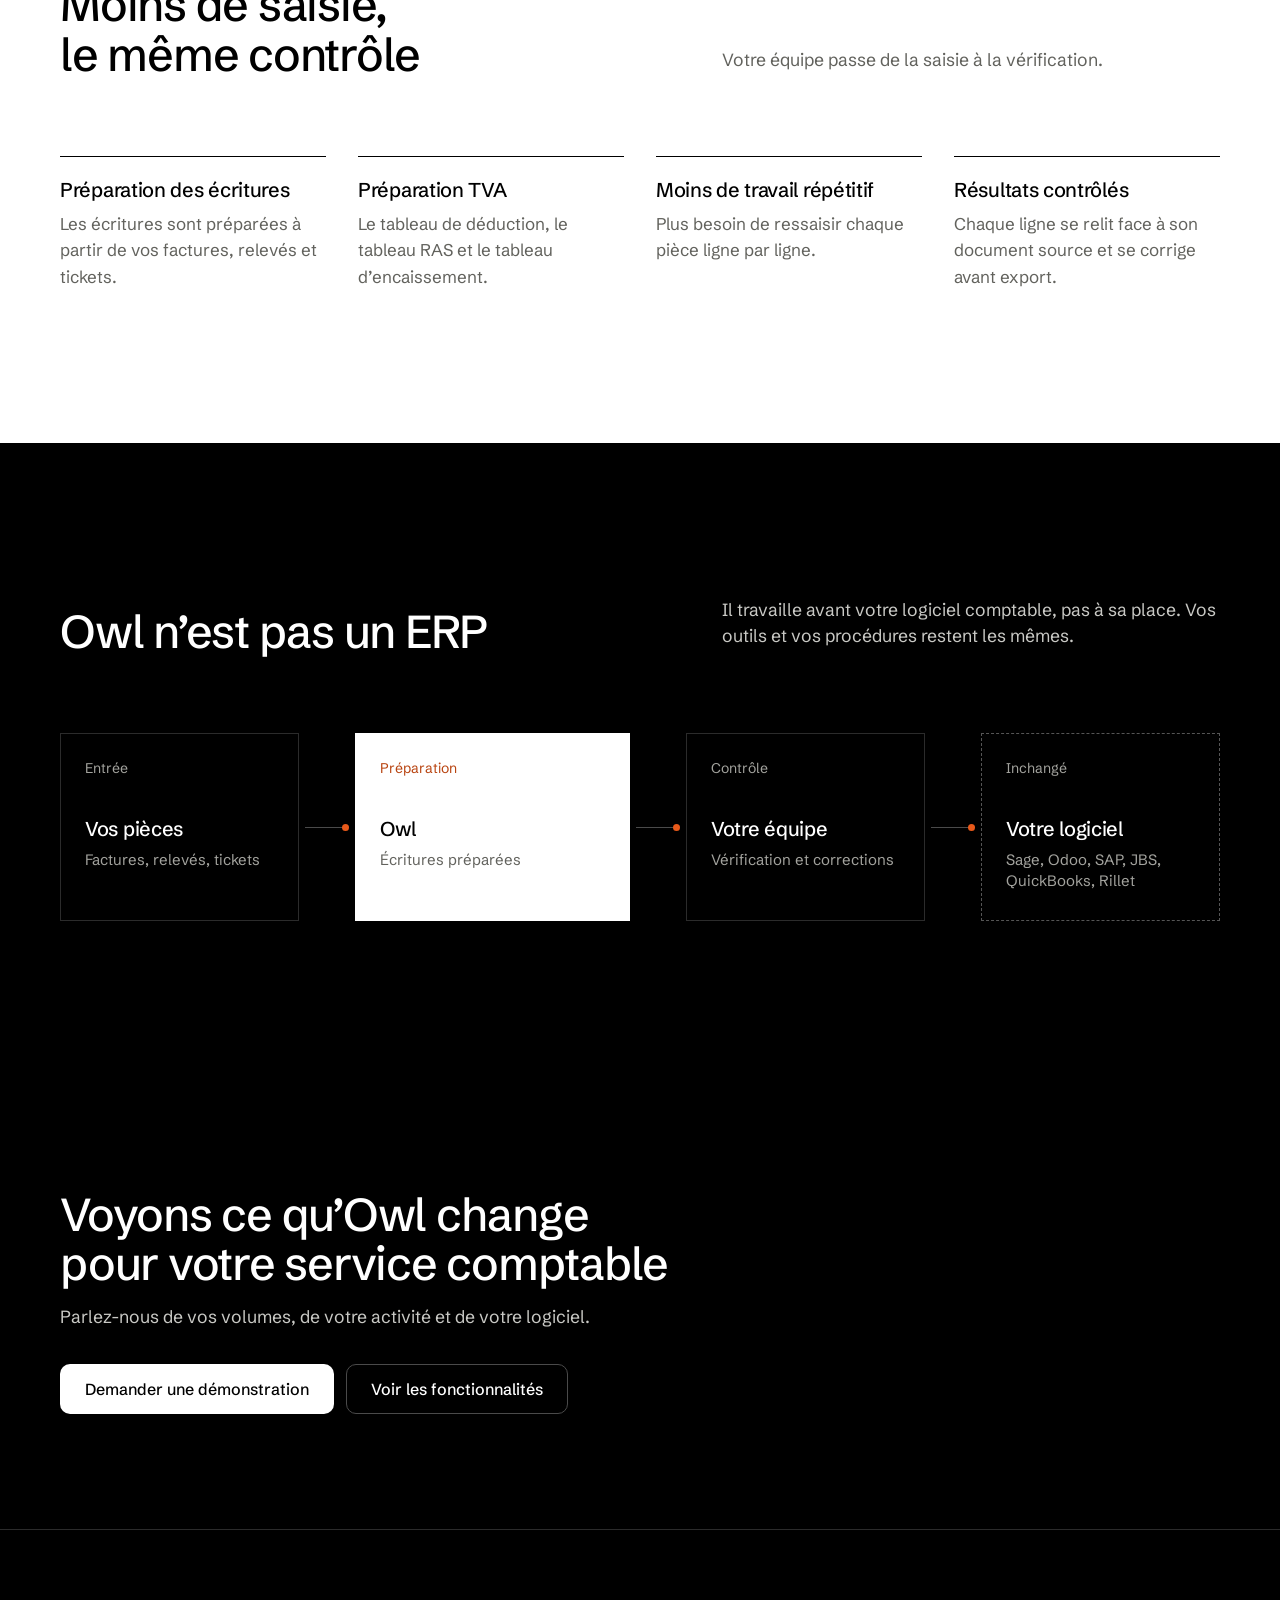
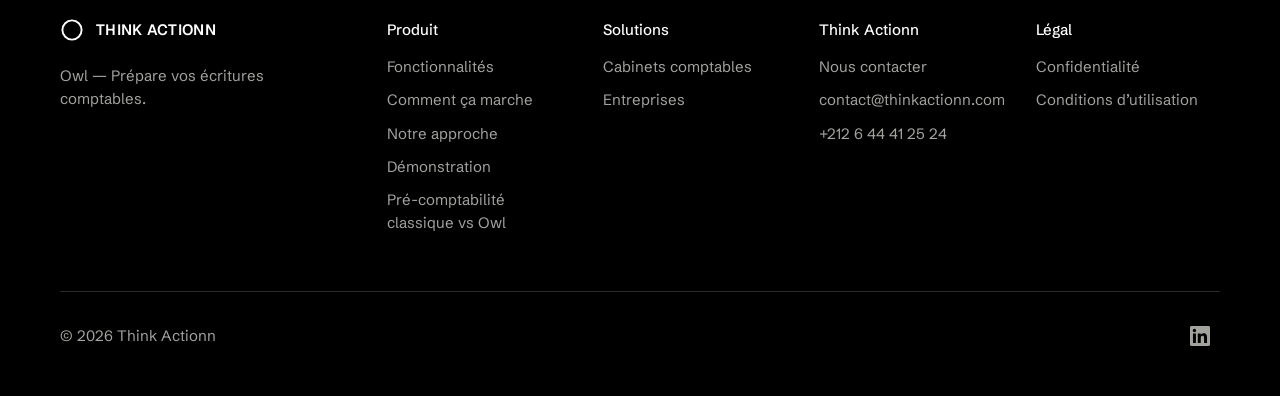
<file: companies.html>
<!doctype html>
<html lang="fr">
<head>
  <meta charset="utf-8">
  <meta name="viewport" content="width=device-width, initial-scale=1">
  <title>Owl pour les entreprises : comptabilité et TVA automatisées</title>
  <meta name="description" content="Gardez votre logiciel comptable : Owl prépare les écritures et la déclaration de TVA de votre entreprise à partir de son contexte. Vous contrôlez et exportez.">
  <meta property="og:type" content="website">
  <meta property="og:locale" content="fr_MA">
  <meta property="og:site_name" content="Think Actionn">
  <meta property="og:url" content="https://www.thinkactionn.com/companies">
  <meta property="og:title" content="Owl pour les entreprises : comptabilité et TVA automatisées">
  <meta property="og:description" content="Gardez votre logiciel comptable : Owl prépare les écritures et la déclaration de TVA de votre entreprise à partir de son contexte. Vous contrôlez et exportez.">
  <meta property="og:image" content="https://www.thinkactionn.com/assets/og-image.png">
  <meta property="og:image:width" content="1200">
  <meta property="og:image:height" content="630">
  <meta property="og:image:alt" content="Owl par Think Actionn : Owl prépare vos écritures comptables.">
  <meta name="twitter:card" content="summary_large_image">
  <meta name="twitter:title" content="Owl pour les entreprises : comptabilité et TVA automatisées">
  <meta name="twitter:description" content="Gardez votre logiciel comptable : Owl prépare les écritures et la déclaration de TVA de votre entreprise à partir de son contexte. Vous contrôlez et exportez.">
  <meta name="twitter:image" content="https://www.thinkactionn.com/assets/og-image.png">
  <script>document.documentElement.classList.add('js');setTimeout(function(){if(!window.__owlReady)document.documentElement.classList.remove('js')},4000)</script>
  <link rel="canonical" href="https://www.thinkactionn.com/companies">
  <script type="application/ld+json">{"@context":"https://schema.org","@type":"BreadcrumbList","itemListElement":[{"@type":"ListItem","position":1,"name":"Accueil","item":"https://www.thinkactionn.com/"},{"@type":"ListItem","position":2,"name":"Entreprises","item":"https://www.thinkactionn.com/companies"}]}</script>
  <link rel="icon" href="assets/favicon.svg" type="image/svg+xml">
  <link rel="stylesheet" href="/assets/fonts/fonts.css">
  <link rel="stylesheet" href="styles.css">
</head>
<body>
  <a class="skip" href="#main">Aller au contenu</a>

  <header class="nav" id="top">
    <div class="wrap nav__inner">
      <a class="brand" href="/" aria-label="Think Actionn, accueil">
        <svg class="brand__mark" viewBox="0 0 24 24" aria-hidden="true"><circle cx="12" cy="12" r="9.6"/></svg>
        <span class="brand__name">THINK ACTIONN</span>
      </a>
      <nav class="nav__links" id="nav-menu" aria-label="Navigation principale">
        <a href="/features">Fonctionnalités</a>
        <a href="/how-it-works">Comment ça marche</a>
        <a href="/accounting-firms">Cabinets comptables</a>
        <a href="/companies" aria-current="page">Entreprises</a>
        <a class="nav__menu-cta" href="/demo#demande">Demander une démonstration</a>
      </nav>
      <a class="btn btn--light btn--sm nav__cta" href="/demo#demande">Demander une démo</a>
      <button class="nav__toggle" type="button" aria-expanded="false" aria-controls="nav-menu">Menu</button>
    </div>
  </header>

  <main id="main">

    <section class="legal-hero page-hero" aria-labelledby="page-title">
      <div class="wrap">
        <p class="page-hero__k">Entreprises</p>
        <h1 id="page-title">Gardez votre logiciel comptable. Automatisez la préparation avec Owl.</h1>
        <p class="legal-hero__lede">
          Owl prépare les écritures de votre service comptable à partir de vos pièces.
          Votre équipe les contrôle, puis les exporte vers l’outil qu’elle utilise déjà.
        </p>
        <div class="page-hero__actions">
          <a class="btn btn--light" href="/demo#demande">Demander une démonstration</a>
          <a class="btn btn--ghost-dark" href="/how-it-works">Voir comment ça fonctionne</a>
        </div>
      </div>
    </section>

    <section class="section audience-block" aria-labelledby="e1">
      <div class="wrap split">
        <div class="split__copy" data-reveal>
          <h2 id="e1">Owl s’adapte à votre entreprise</h2>
          <p class="lede">Vous définissez une fois votre contexte. Chaque pièce est ensuite traitée en fonction de lui.</p>
          <dl class="adapts">
            <div data-reveal><dt>Votre activité</dt><dd>Les comptes sont choisis selon ce que fait réellement votre entreprise&nbsp;: charge ou immobilisation, nature de la dépense.</dd></div>
            <div data-reveal><dt>Votre situation TVA</dt><dd>Avec ou sans droit à déduction, la TVA est traitée en conséquence.</dd></div>
            <div data-reveal><dt>Vos fournisseurs</dt><dd>Leurs comptes tiers sont repris dans chaque écriture, et la retenue à la source est traitée pour ceux qui y sont soumis.</dd></div>
          </dl>
        </div>
        <div class="split__visual" data-reveal>
          <div class="ctxcard" aria-label="Le contexte que vous donnez à Owl avant l’analyse">
            <p class="ctxcard__title">Le contexte que vous donnez à Owl</p>
            <div class="ctxcard__field">
              <label>Secteur</label>
              <span class="dash__select"><b>Services</b><svg viewBox="0 0 10 10"><path d="m2.5 3.8 2.5 2.5 2.5-2.5"/></svg></span>
            </div>
            <div class="ctxcard__field">
              <label>Exonéré</label>
              <span class="ctxcard__toggle"><b class="is-on">Avec droit à déduction</b><b>Sans droit à déduction</b></span>
            </div>
            <div class="ctxcard__field">
              <label>Compte tiers fournisseur</label>
              <span class="dash__select"><b>SRM-CS, 4411L001</b></span>
            </div>
            <div class="ctxcard__field">
              <label>Fournisseurs soumis à la RAS</label>
              <span class="dash__select"><b>MICROSOFT</b></span>
            </div>
            <span class="ctxcard__btn">Analyse</span>
            <p class="ctxcard__note">Owl s’appuie sur ces informations pour chaque écriture qu’il prépare.</p>
          </div>
        </div>
      </div>
    </section>

    <section class="section" aria-labelledby="e2">
      <div class="wrap">
        <div class="section__head" data-reveal>
          <h2 id="e2">Moins de saisie, le même contrôle</h2>
          <p class="lede">Votre équipe passe de la saisie à la vérification.</p>
        </div>
        <div class="firm-points firm-points--4">
          <div data-reveal><h3>Préparation des écritures</h3><p>Les écritures sont préparées à partir de vos factures, relevés et tickets.</p></div>
          <div data-reveal><h3>Préparation TVA</h3><p>Le tableau de déduction, le tableau RAS et le tableau d’encaissement.</p></div>
          <div data-reveal><h3>Moins de travail répétitif</h3><p>Plus besoin de ressaisir chaque pièce ligne par ligne.</p></div>
          <div data-reveal><h3>Résultats contrôlés</h3><p>Chaque ligne se relit face à son document source et se corrige avant export.</p></div>
        </div>
      </div>
    </section>

    <section class="section fit" aria-labelledby="e3">
      <div class="wrap">
        <div class="section__head" data-reveal>
          <h2 id="e3">Owl n’est pas un ERP</h2>
          <p class="lede">Il travaille avant votre logiciel comptable, pas à sa place. Vos outils et vos procédures restent les mêmes.</p>
        </div>
        <div class="pipeline" data-reveal role="img" aria-label="Schéma : vos pièces entrent dans Owl, votre équipe contrôle les écritures, puis elles sont exportées vers votre logiciel comptable, qui ne change pas.">
          <div class="pipeline__node"><span class="pipeline__k">Entrée</span><strong>Vos pièces</strong><span>Factures, relevés, tickets</span></div>
          <div class="pipeline__link" aria-hidden="true"><i></i></div>
          <div class="pipeline__node pipeline__node--owl"><span class="pipeline__k">Préparation</span><strong>Owl</strong><span>Écritures préparées</span></div>
          <div class="pipeline__link" aria-hidden="true"><i></i></div>
          <div class="pipeline__node"><span class="pipeline__k">Contrôle</span><strong>Votre équipe</strong><span>Vérification et corrections</span></div>
          <div class="pipeline__link" aria-hidden="true"><i></i></div>
          <div class="pipeline__node pipeline__node--yours"><span class="pipeline__k">Inchangé</span><strong>Votre logiciel</strong><span>Sage, Odoo, SAP, JBS, QuickBooks, Rillet</span></div>
        </div>
      </div>
    </section>

    <section class="cta-band" aria-labelledby="cta-title">
      <div class="wrap cta-band__inner" data-reveal>
        <div>
          <h2 id="cta-title">Voyons ce qu’Owl change pour votre service comptable</h2>
          <p>Parlez-nous de vos volumes, de votre activité et de votre logiciel.</p>
        </div>
        <div class="cta-band__actions">
          <a class="btn btn--light" href="/demo#demande">Demander une démonstration</a>
          <a class="btn btn--ghost-dark" href="/features">Voir les fonctionnalités</a>
        </div>
      </div>
    </section>

  </main>

  <footer class="footer">
    <div class="wrap">
      <div class="footer__grid">
        <div class="footer__brand">
          <a class="brand brand--footer" href="/" aria-label="Think Actionn, accueil">
            <svg class="brand__mark" viewBox="0 0 24 24" aria-hidden="true"><circle cx="12" cy="12" r="9.6"/></svg>
            <span class="brand__name">THINK ACTIONN</span>
          </a>
          <p>Owl — Prépare vos écritures comptables.</p>
        </div>
        <nav class="footer__col" aria-label="Produit">
          <p class="footer__h">Produit</p>
          <ul>
            <li><a href="/features">Fonctionnalités</a></li>
            <li><a href="/how-it-works">Comment ça marche</a></li>
            <li><a href="/approach">Notre approche</a></li>
            <li><a href="/demo">Démonstration</a></li>
            <li><a href="/ocr-comptable-maroc">Pré-comptabilité classique vs Owl</a></li>
          </ul>
        </nav>
        <nav class="footer__col" aria-label="Solutions">
          <p class="footer__h">Solutions</p>
          <ul>
            <li><a href="/accounting-firms">Cabinets comptables</a></li>
            <li><a href="/companies">Entreprises</a></li>
          </ul>
        </nav>
        <nav class="footer__col footer__col--contact" aria-label="Think Actionn">
          <p class="footer__h">Think Actionn</p>
          <ul>
            <li><a href="/demo#demande">Nous contacter</a></li>
            <li><a href="mailto:contact@thinkactionn.com">contact@thinkactionn.com</a></li>
            <li><a href="tel:+212644412524">+212 6 44 41 25 24</a></li>
          </ul>
        </nav>
        <nav class="footer__col" aria-label="Légal">
          <p class="footer__h">Légal</p>
          <ul>
            <li><a href="/confidentialite">Confidentialité</a></li>
            <li><a href="/conditions-utilisation">Conditions d’utilisation</a></li>
            <!-- TODO: ajouter « Mentions légales » quand les informations de la société seront fournies. -->
          </ul>
        </nav>
      </div>
      <div class="footer__bottom">
        <p class="footer__copy">© <span data-year>2026</span> Think Actionn</p>
        <ul class="social" aria-label="Réseaux sociaux">
          <li><a href="https://www.linkedin.com/company/think-actionn/" target="_blank" rel="noopener" aria-label="Think Actionn sur LinkedIn"><svg viewBox="0 0 24 24" aria-hidden="true"><path d="M20.45 20.45h-3.56v-5.57c0-1.33-.02-3.04-1.85-3.04-1.85 0-2.14 1.45-2.14 2.94v5.67H9.35V9h3.41v1.56h.05c.48-.9 1.64-1.85 3.37-1.85 3.6 0 4.27 2.37 4.27 5.46v6.28zM5.34 7.43a2.06 2.06 0 1 1 0-4.13 2.06 2.06 0 0 1 0 4.13zM7.12 20.45H3.56V9h3.56v11.45zM22.22 0H1.77C.79 0 0 .77 0 1.73v20.54C0 23.23.79 24 1.77 24h20.45c.98 0 1.78-.77 1.78-1.73V1.73C24 .77 23.2 0 22.22 0z"/></svg></a></li>
        </ul>
      </div>
    </div>
  </footer>

  <script src="script.js" defer></script>
</body>
</html>
</file>
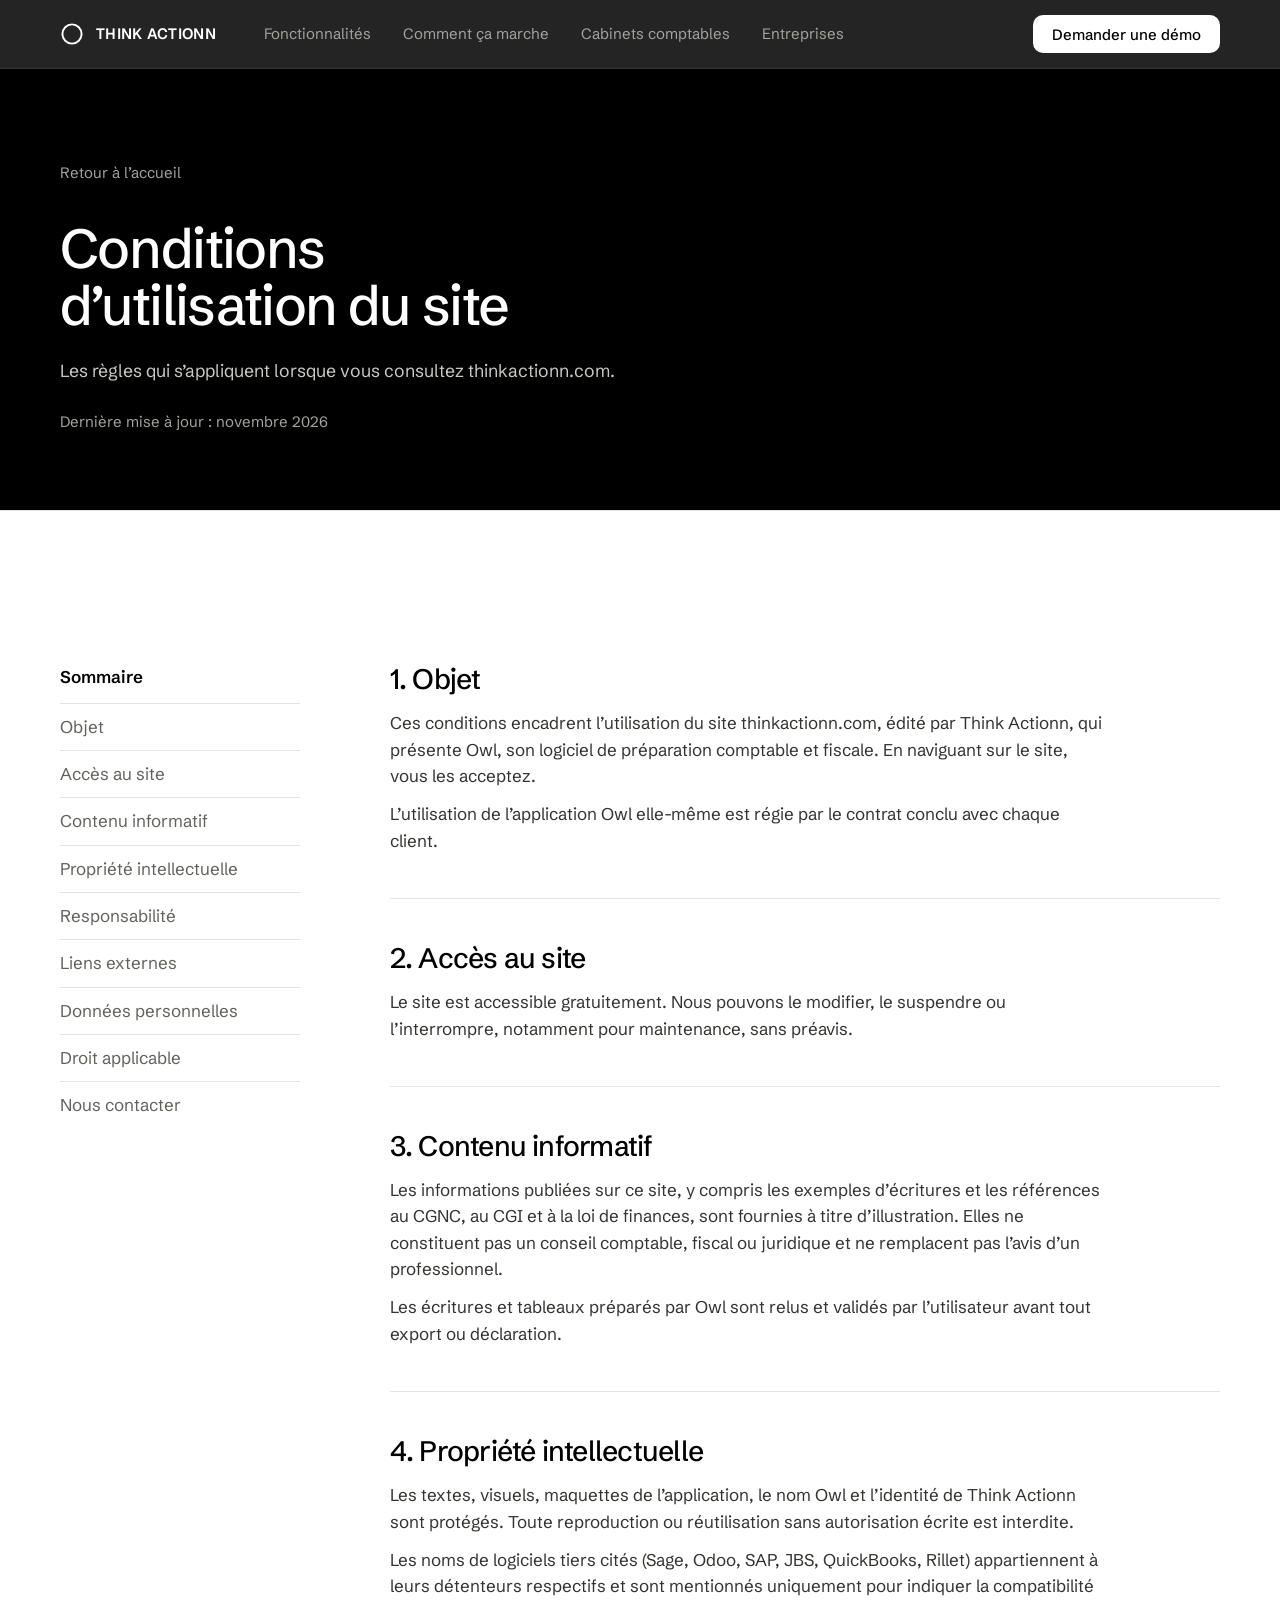
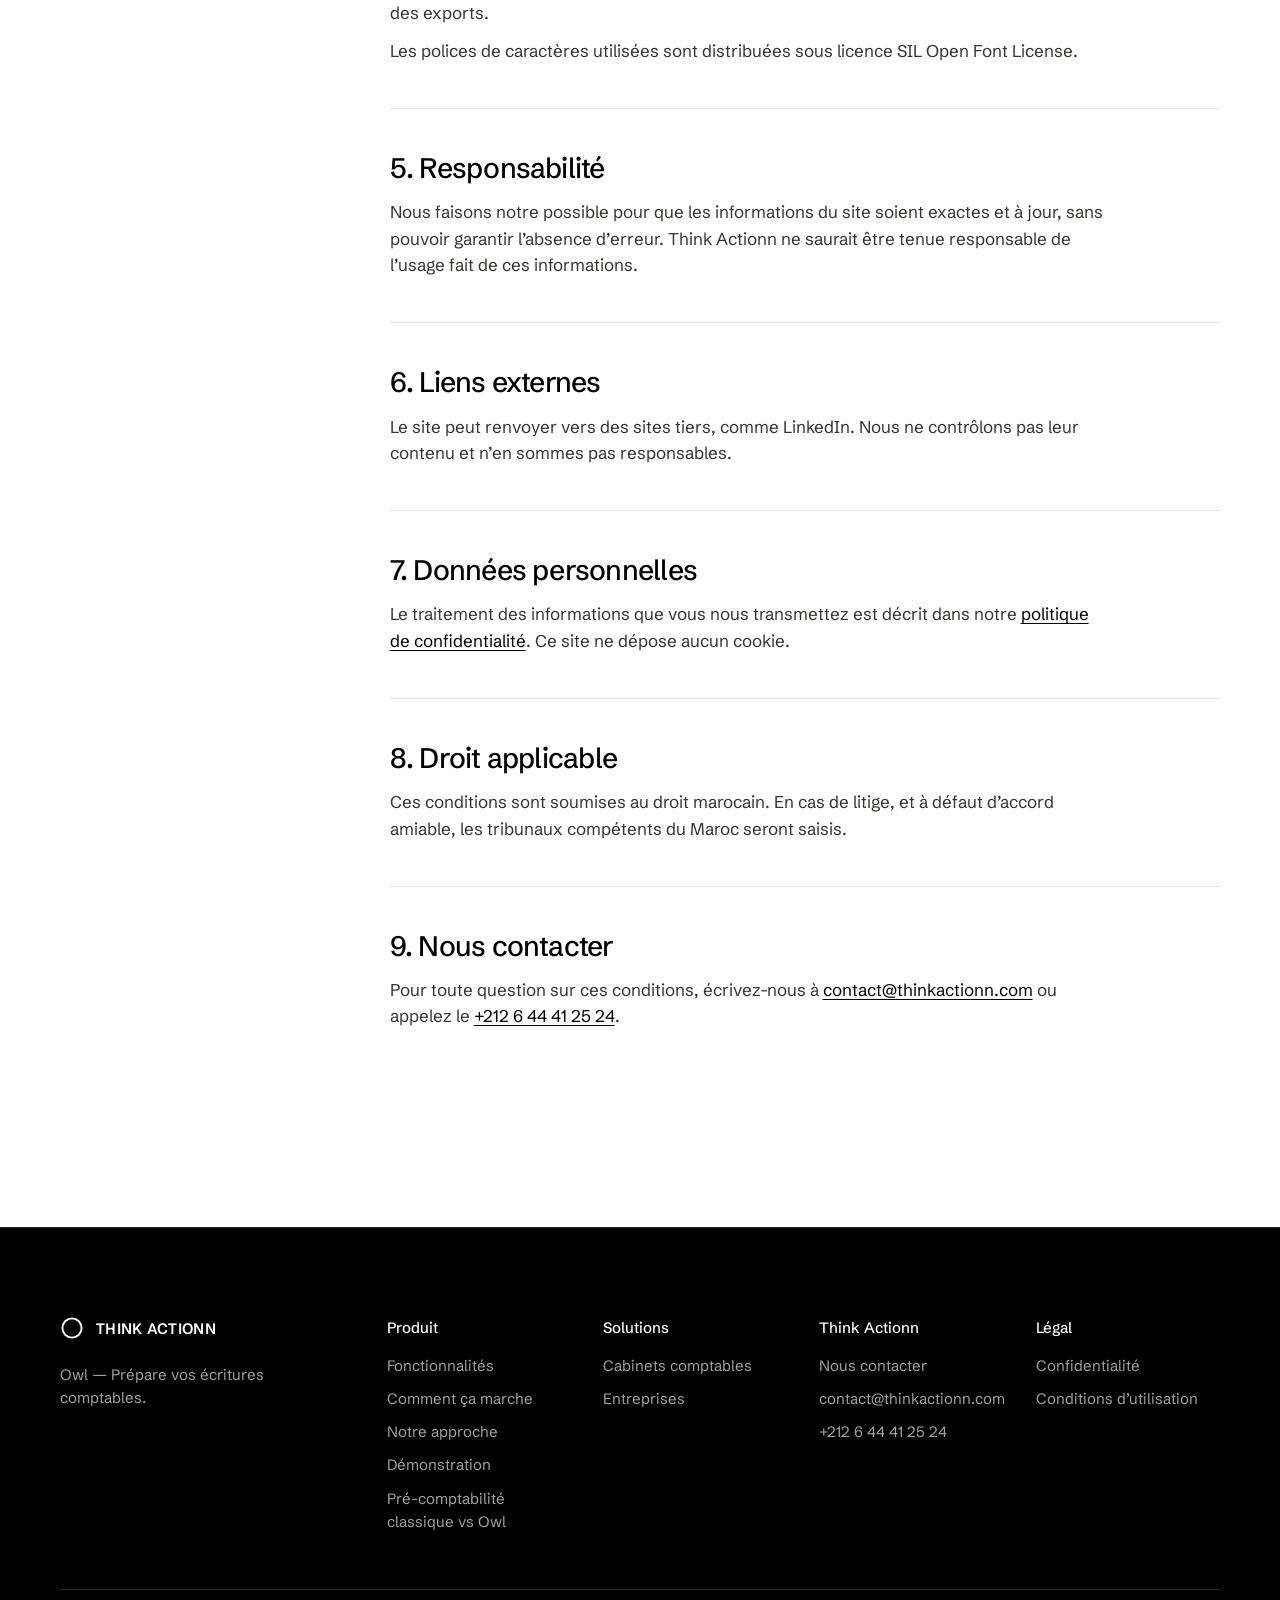
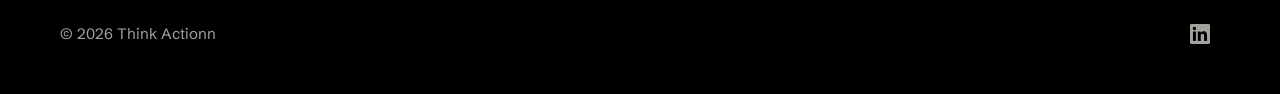
<file: conditions-utilisation.html>
<!doctype html>
<html lang="fr">
<head>
  <meta charset="utf-8">
  <meta name="viewport" content="width=device-width, initial-scale=1">
  <title>Conditions d’utilisation du site | Think Actionn</title>
  <meta name="description" content="Conditions d’utilisation du site thinkactionn.com : accès, contenu informatif, propriété intellectuelle, responsabilité et droit applicable.">
  <meta property="og:type" content="website">
  <meta property="og:locale" content="fr_MA">
  <meta property="og:site_name" content="Think Actionn">
  <meta property="og:url" content="https://www.thinkactionn.com/conditions-utilisation">
  <meta property="og:title" content="Conditions d’utilisation du site | Think Actionn">
  <meta property="og:description" content="Conditions d’utilisation du site thinkactionn.com : accès, contenu informatif, propriété intellectuelle, responsabilité et droit applicable.">
  <meta property="og:image" content="https://www.thinkactionn.com/assets/og-image.png">
  <meta property="og:image:width" content="1200">
  <meta property="og:image:height" content="630">
  <meta property="og:image:alt" content="Owl par Think Actionn : Owl prépare vos écritures comptables.">
  <meta name="twitter:card" content="summary_large_image">
  <meta name="twitter:title" content="Conditions d’utilisation du site | Think Actionn">
  <meta name="twitter:description" content="Conditions d’utilisation du site thinkactionn.com : accès, contenu informatif, propriété intellectuelle, responsabilité et droit applicable.">
  <meta name="twitter:image" content="https://www.thinkactionn.com/assets/og-image.png">
  <script>document.documentElement.classList.add('js');setTimeout(function(){if(!window.__owlReady)document.documentElement.classList.remove('js')},4000)</script>
  <link rel="canonical" href="https://www.thinkactionn.com/conditions-utilisation">
  <script type="application/ld+json">{"@context":"https://schema.org","@type":"BreadcrumbList","itemListElement":[{"@type":"ListItem","position":1,"name":"Accueil","item":"https://www.thinkactionn.com/"},{"@type":"ListItem","position":2,"name":"Conditions d’utilisation","item":"https://www.thinkactionn.com/conditions-utilisation"}]}</script>
  <link rel="icon" href="assets/favicon.svg" type="image/svg+xml">
  <link rel="stylesheet" href="/assets/fonts/fonts.css">
  <link rel="stylesheet" href="styles.css">
</head>
<body>
  <a class="skip" href="#main">Aller au contenu</a>

  <header class="nav" id="top">
    <div class="wrap nav__inner">
      <a class="brand" href="/" aria-label="Think Actionn, accueil">
        <svg class="brand__mark" viewBox="0 0 24 24" aria-hidden="true"><circle cx="12" cy="12" r="9.6"/></svg>
        <span class="brand__name">THINK ACTIONN</span>
      </a>
      <nav class="nav__links" id="nav-menu" aria-label="Navigation principale">
        <a href="/features">Fonctionnalités</a>
        <a href="/how-it-works">Comment ça marche</a>
        <a href="/accounting-firms">Cabinets comptables</a>
        <a href="/companies">Entreprises</a>
        <a class="nav__menu-cta" href="/demo#demande">Demander une démonstration</a>
      </nav>
      <a class="btn btn--light btn--sm nav__cta" href="/demo#demande">Demander une démo</a>
      <button class="nav__toggle" type="button" aria-expanded="false" aria-controls="nav-menu">Menu</button>
    </div>
  </header>

  <main id="main">

    <section class="legal-hero" aria-labelledby="legal-title">
      <div class="wrap">
        <a class="legal-back" href="/">Retour à l’accueil</a>
        <h1 id="legal-title">Conditions d’utilisation du site</h1>
        <p class="legal-hero__lede">Les règles qui s’appliquent lorsque vous consultez thinkactionn.com.</p>
        <p class="legal-hero__date">Dernière mise à jour&nbsp;: novembre 2026</p>
      </div>
    </section>

    <section class="section legal" aria-label="Conditions d’utilisation">
      <div class="wrap legal__grid">
        <nav class="legal__toc" aria-label="Sommaire">
          <p>Sommaire</p>
          <ol>
            <li><a href="#objet">Objet</a></li>
            <li><a href="#acces">Accès au site</a></li>
            <li><a href="#contenu">Contenu informatif</a></li>
            <li><a href="#propriete">Propriété intellectuelle</a></li>
            <li><a href="#responsabilite">Responsabilité</a></li>
            <li><a href="#liens">Liens externes</a></li>
            <li><a href="#donnees-perso">Données personnelles</a></li>
            <li><a href="#droit">Droit applicable</a></li>
            <li><a href="#contact-cgu">Nous contacter</a></li>
          </ol>
        </nav>

        <div class="legal__body">
          <article id="objet">
            <h2>1. Objet</h2>
            <p>Ces conditions encadrent l’utilisation du site thinkactionn.com, édité par Think Actionn, qui présente Owl, son logiciel de préparation comptable et fiscale. En naviguant sur le site, vous les acceptez.</p>
            <p>L’utilisation de l’application Owl elle-même est régie par le contrat conclu avec chaque client.</p>
          </article>

          <article id="acces">
            <h2>2. Accès au site</h2>
            <p>Le site est accessible gratuitement. Nous pouvons le modifier, le suspendre ou l’interrompre, notamment pour maintenance, sans préavis.</p>
          </article>

          <article id="contenu">
            <h2>3. Contenu informatif</h2>
            <p>Les informations publiées sur ce site, y compris les exemples d’écritures et les références au CGNC, au CGI et à la loi de finances, sont fournies à titre d’illustration. Elles ne constituent pas un conseil comptable, fiscal ou juridique et ne remplacent pas l’avis d’un professionnel.</p>
            <p>Les écritures et tableaux préparés par Owl sont relus et validés par l’utilisateur avant tout export ou déclaration.</p>
          </article>

          <article id="propriete">
            <h2>4. Propriété intellectuelle</h2>
            <p>Les textes, visuels, maquettes de l’application, le nom Owl et l’identité de Think Actionn sont protégés. Toute reproduction ou réutilisation sans autorisation écrite est interdite.</p>
            <p>Les noms de logiciels tiers cités (Sage, Odoo, SAP, JBS, QuickBooks, Rillet) appartiennent à leurs détenteurs respectifs et sont mentionnés uniquement pour indiquer la compatibilité des exports.</p>
            <p>Les polices de caractères utilisées sont distribuées sous licence SIL Open Font License.</p>
          </article>

          <article id="responsabilite">
            <h2>5. Responsabilité</h2>
            <p>Nous faisons notre possible pour que les informations du site soient exactes et à jour, sans pouvoir garantir l’absence d’erreur. Think Actionn ne saurait être tenue responsable de l’usage fait de ces informations.</p>
          </article>

          <article id="liens">
            <h2>6. Liens externes</h2>
            <p>Le site peut renvoyer vers des sites tiers, comme LinkedIn. Nous ne contrôlons pas leur contenu et n’en sommes pas responsables.</p>
          </article>

          <article id="donnees-perso">
            <h2>7. Données personnelles</h2>
            <p>Le traitement des informations que vous nous transmettez est décrit dans notre <a href="/confidentialite">politique de confidentialité</a>. Ce site ne dépose aucun cookie.</p>
          </article>

          <article id="droit">
            <h2>8. Droit applicable</h2>
            <p>Ces conditions sont soumises au droit marocain. En cas de litige, et à défaut d’accord amiable, les tribunaux compétents du Maroc seront saisis.</p>
          </article>

          <article id="contact-cgu">
            <h2>9. Nous contacter</h2>
            <p>Pour toute question sur ces conditions, écrivez-nous à <a href="mailto:contact@thinkactionn.com">contact@thinkactionn.com</a> ou appelez le <a href="tel:+212644412524">+212 6 44 41 25 24</a>.</p>
          </article>
        </div>
      </div>
    </section>

  </main>

  <footer class="footer">
    <div class="wrap">
      <div class="footer__grid">
        <div class="footer__brand">
          <a class="brand brand--footer" href="/" aria-label="Think Actionn, accueil">
            <svg class="brand__mark" viewBox="0 0 24 24" aria-hidden="true"><circle cx="12" cy="12" r="9.6"/></svg>
            <span class="brand__name">THINK ACTIONN</span>
          </a>
          <p>Owl — Prépare vos écritures comptables.</p>
        </div>
        <nav class="footer__col" aria-label="Produit">
          <p class="footer__h">Produit</p>
          <ul>
            <li><a href="/features">Fonctionnalités</a></li>
            <li><a href="/how-it-works">Comment ça marche</a></li>
            <li><a href="/approach">Notre approche</a></li>
            <li><a href="/demo">Démonstration</a></li>
            <li><a href="/ocr-comptable-maroc">Pré-comptabilité classique vs Owl</a></li>
          </ul>
        </nav>
        <nav class="footer__col" aria-label="Solutions">
          <p class="footer__h">Solutions</p>
          <ul>
            <li><a href="/accounting-firms">Cabinets comptables</a></li>
            <li><a href="/companies">Entreprises</a></li>
          </ul>
        </nav>
        <nav class="footer__col footer__col--contact" aria-label="Think Actionn">
          <p class="footer__h">Think Actionn</p>
          <ul>
            <li><a href="/demo#demande">Nous contacter</a></li>
            <li><a href="mailto:contact@thinkactionn.com">contact@thinkactionn.com</a></li>
            <li><a href="tel:+212644412524">+212 6 44 41 25 24</a></li>
          </ul>
        </nav>
        <nav class="footer__col" aria-label="Légal">
          <p class="footer__h">Légal</p>
          <ul>
            <li><a href="/confidentialite">Confidentialité</a></li>
            <li><a href="/conditions-utilisation">Conditions d’utilisation</a></li>
            <!-- TODO: ajouter « Mentions légales » quand les informations de la société seront fournies. -->
          </ul>
        </nav>
      </div>
      <div class="footer__bottom">
        <p class="footer__copy">© <span data-year>2026</span> Think Actionn</p>
        <ul class="social" aria-label="Réseaux sociaux">
          <li><a href="https://www.linkedin.com/company/think-actionn/" target="_blank" rel="noopener" aria-label="Think Actionn sur LinkedIn"><svg viewBox="0 0 24 24" aria-hidden="true"><path d="M20.45 20.45h-3.56v-5.57c0-1.33-.02-3.04-1.85-3.04-1.85 0-2.14 1.45-2.14 2.94v5.67H9.35V9h3.41v1.56h.05c.48-.9 1.64-1.85 3.37-1.85 3.6 0 4.27 2.37 4.27 5.46v6.28zM5.34 7.43a2.06 2.06 0 1 1 0-4.13 2.06 2.06 0 0 1 0 4.13zM7.12 20.45H3.56V9h3.56v11.45zM22.22 0H1.77C.79 0 0 .77 0 1.73v20.54C0 23.23.79 24 1.77 24h20.45c.98 0 1.78-.77 1.78-1.73V1.73C24 .77 23.2 0 22.22 0z"/></svg></a></li>
        </ul>
      </div>
    </div>
  </footer>

  <script src="script.js" defer></script>
</body>
</html>
</file>
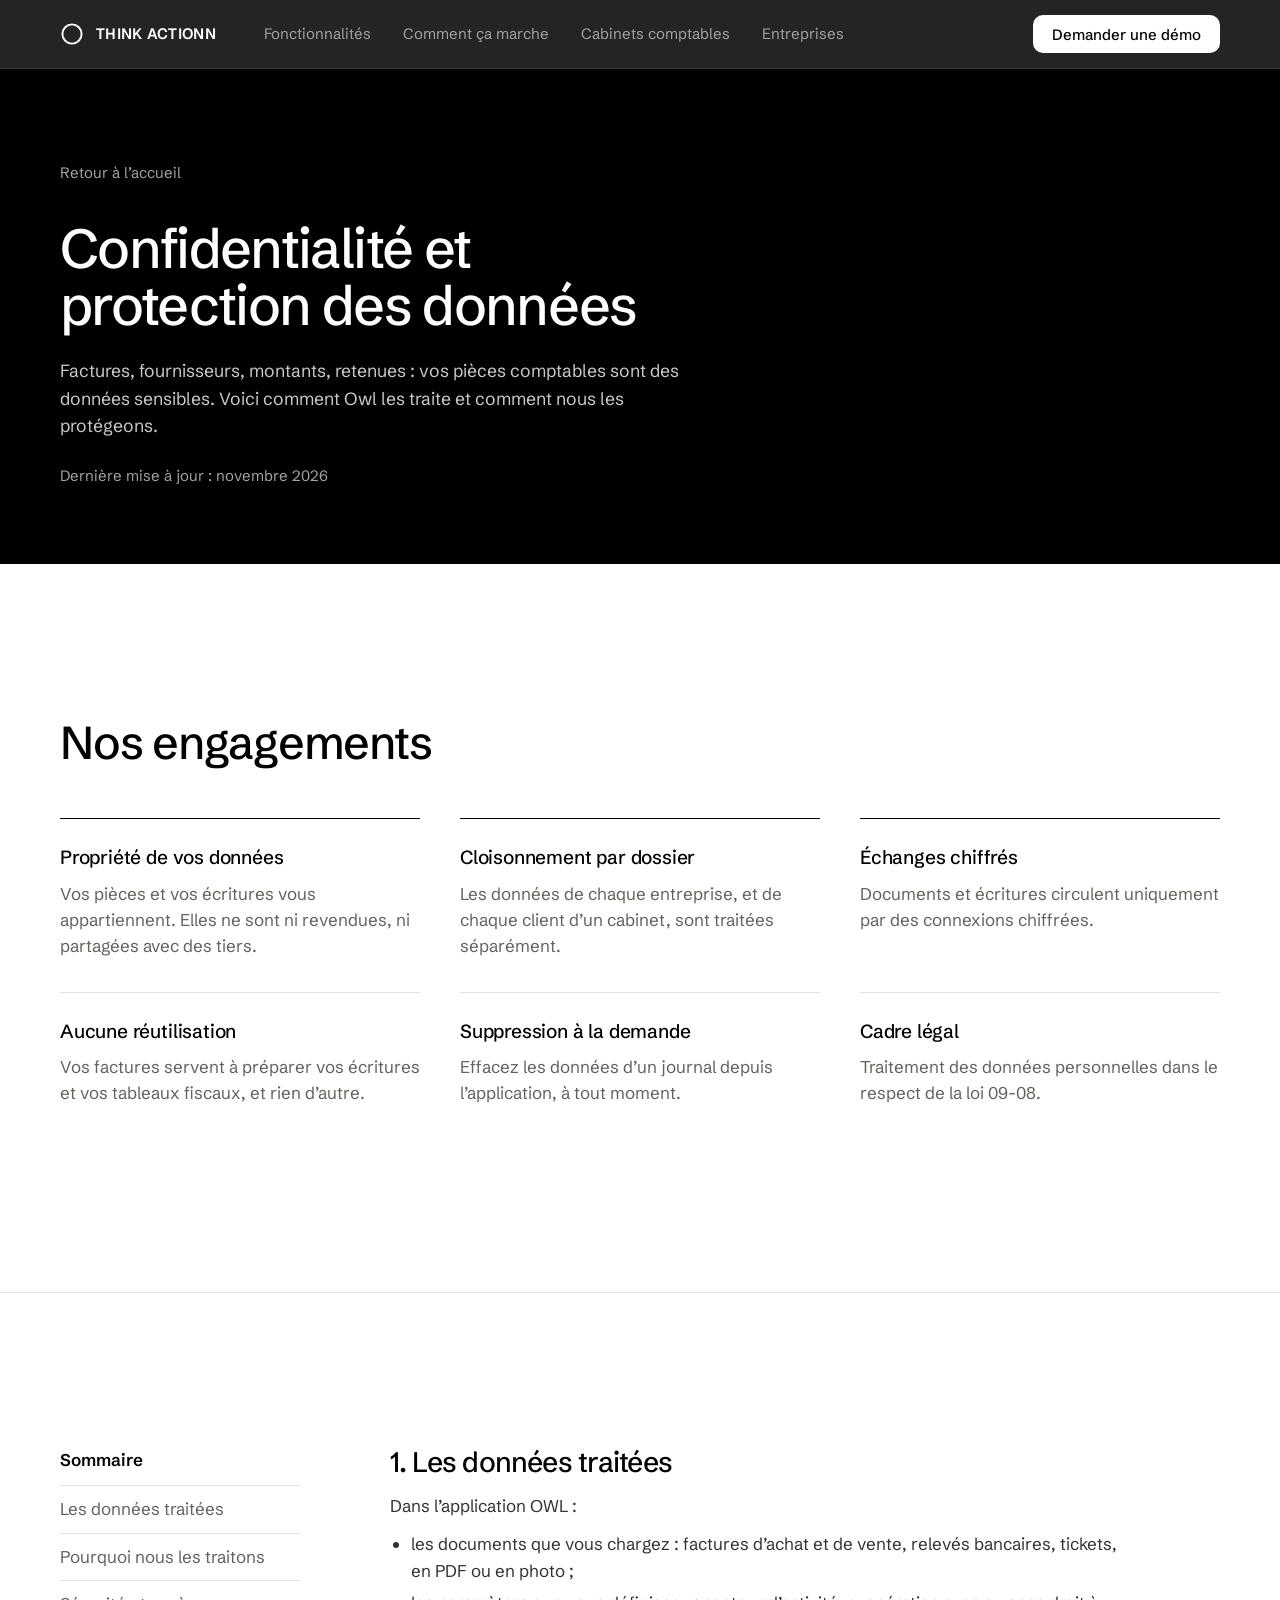
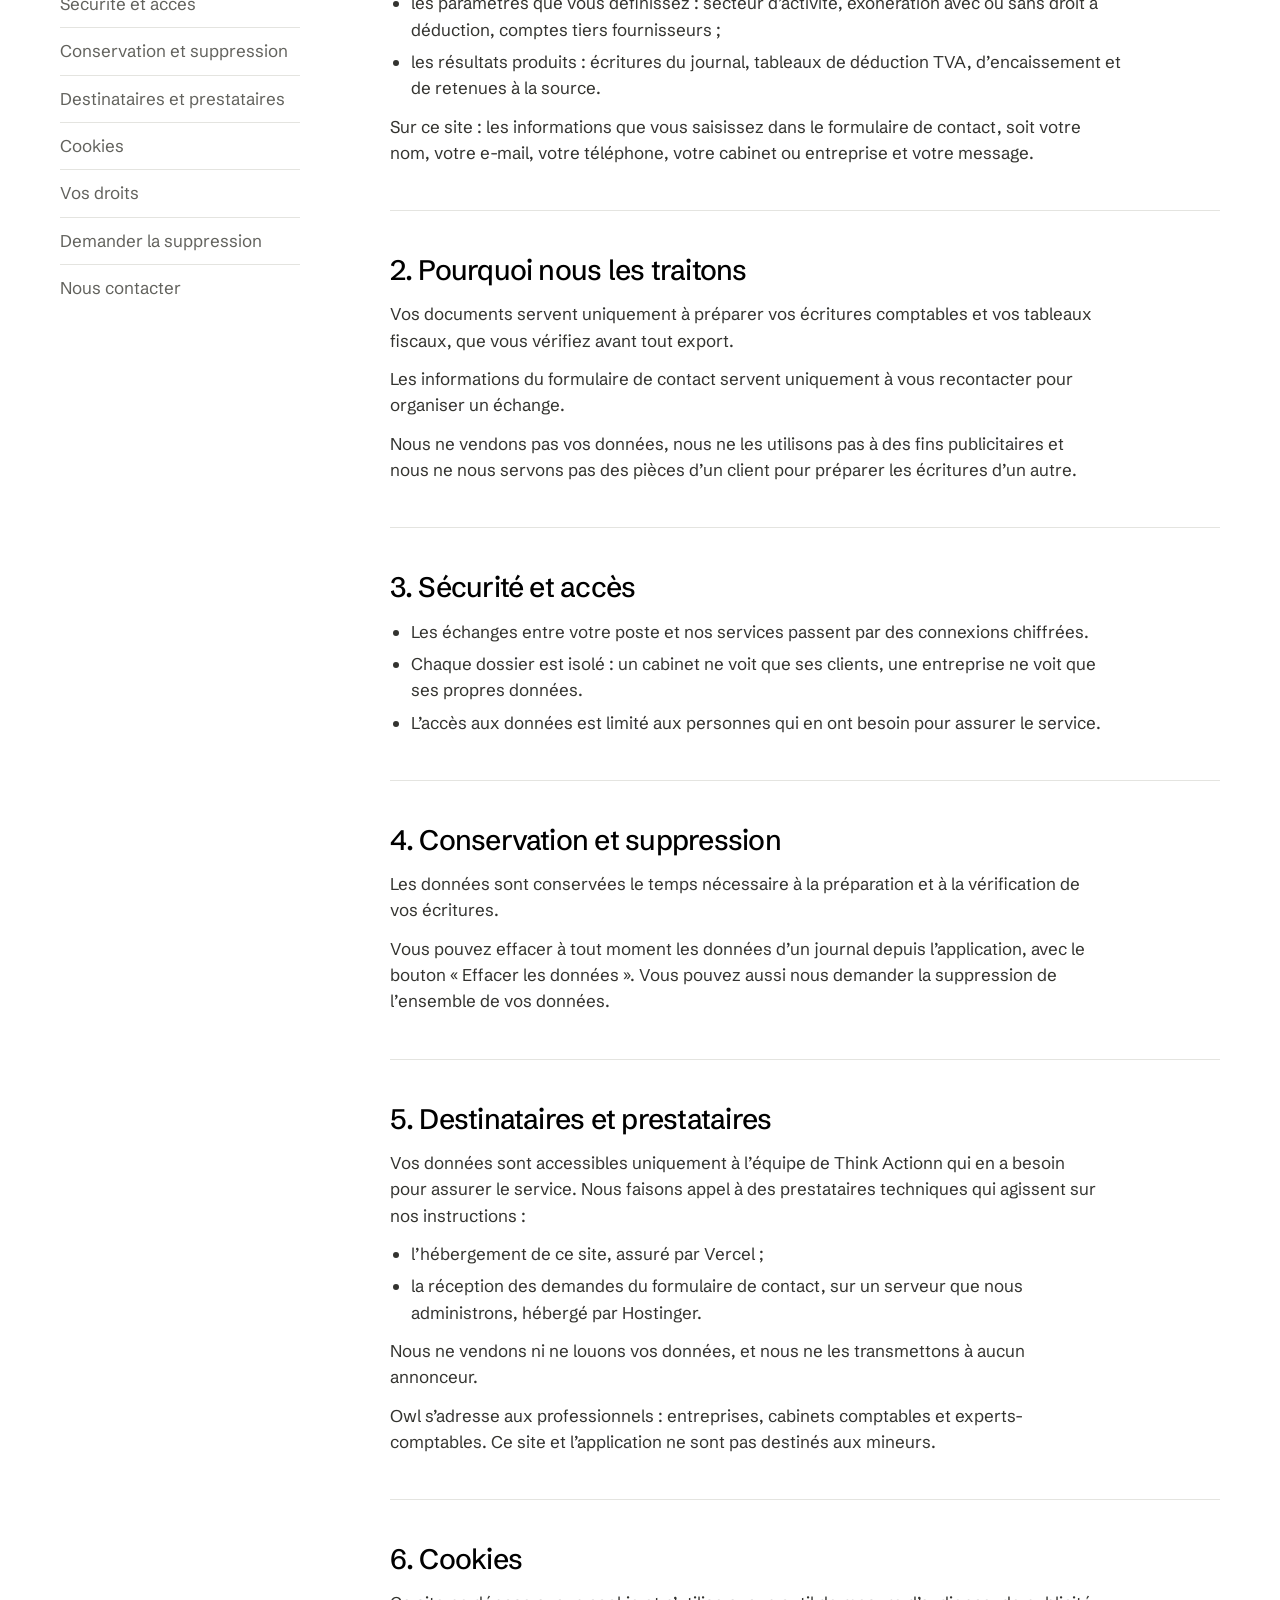
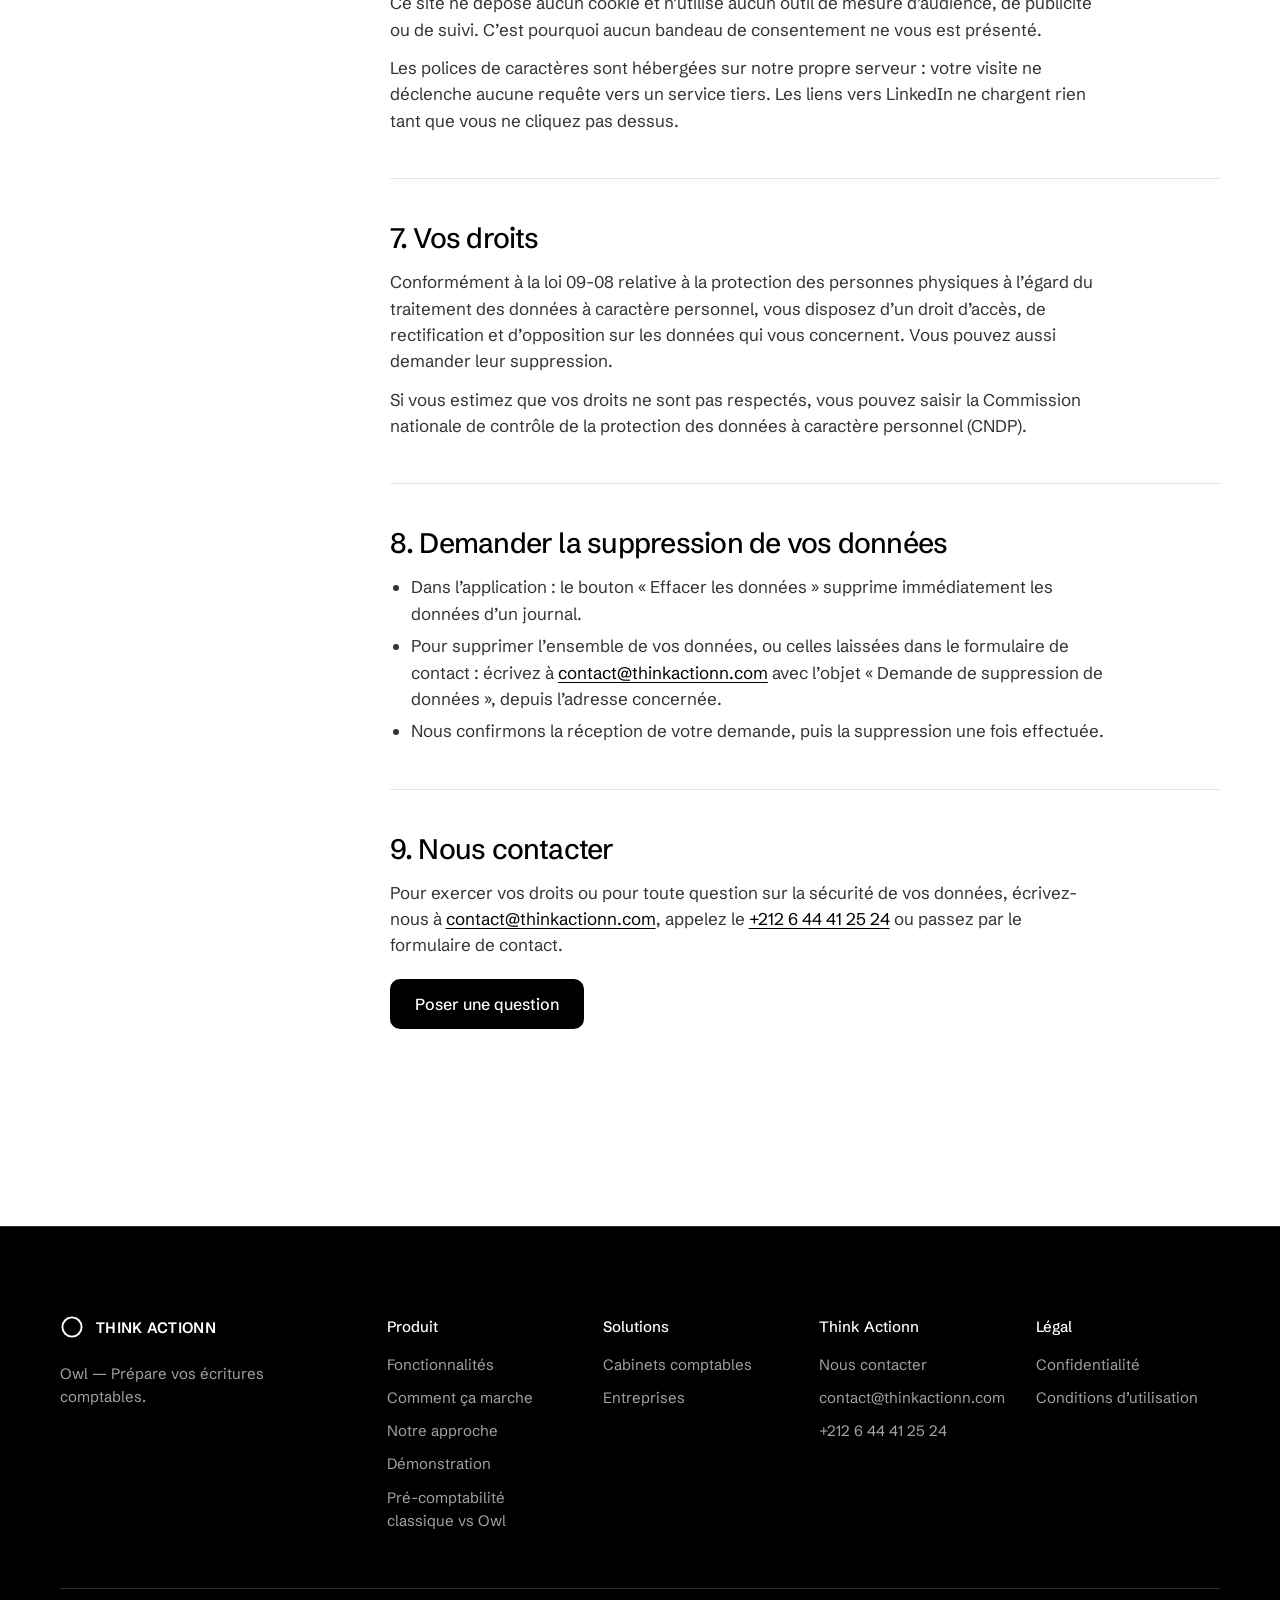
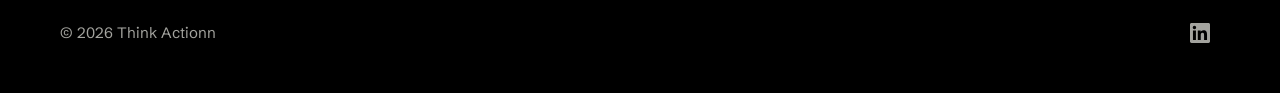
<file: confidentialite.html>
<!doctype html>
<html lang="fr">
<head>
  <meta charset="utf-8">
  <meta name="viewport" content="width=device-width, initial-scale=1">
  <title>Confidentialité et protection des données | Think Actionn</title>
  <meta name="description" content="Comment Think Actionn et Owl protègent vos données comptables : données traitées, finalités, chiffrement, cloisonnement, conservation et vos droits (loi 09-08).">
  <meta property="og:type" content="website">
  <meta property="og:locale" content="fr_MA">
  <meta property="og:site_name" content="Think Actionn">
  <meta property="og:url" content="https://www.thinkactionn.com/confidentialite">
  <meta property="og:title" content="Confidentialité et protection des données | Think Actionn">
  <meta property="og:description" content="Comment Think Actionn et Owl protègent vos données comptables : données traitées, finalités, chiffrement, cloisonnement, conservation et vos droits (loi 09-08).">
  <meta property="og:image" content="https://www.thinkactionn.com/assets/og-image.png">
  <meta property="og:image:width" content="1200">
  <meta property="og:image:height" content="630">
  <meta property="og:image:alt" content="Owl par Think Actionn : Owl prépare vos écritures comptables.">
  <meta name="twitter:card" content="summary_large_image">
  <meta name="twitter:title" content="Confidentialité et protection des données | Think Actionn">
  <meta name="twitter:description" content="Comment Think Actionn et Owl protègent vos données comptables : données traitées, finalités, chiffrement, cloisonnement, conservation et vos droits (loi 09-08).">
  <meta name="twitter:image" content="https://www.thinkactionn.com/assets/og-image.png">
  <script>document.documentElement.classList.add('js');setTimeout(function(){if(!window.__owlReady)document.documentElement.classList.remove('js')},4000)</script>
  <link rel="canonical" href="https://www.thinkactionn.com/confidentialite">
  <script type="application/ld+json">{"@context":"https://schema.org","@type":"BreadcrumbList","itemListElement":[{"@type":"ListItem","position":1,"name":"Accueil","item":"https://www.thinkactionn.com/"},{"@type":"ListItem","position":2,"name":"Confidentialité","item":"https://www.thinkactionn.com/confidentialite"}]}</script>
  <link rel="icon" href="assets/favicon.svg" type="image/svg+xml">
  <link rel="stylesheet" href="/assets/fonts/fonts.css">
  <link rel="stylesheet" href="styles.css">
</head>
<body>
  <a class="skip" href="#main">Aller au contenu</a>

  <header class="nav" id="top">
    <div class="wrap nav__inner">
      <a class="brand" href="/" aria-label="Think Actionn, accueil">
        <svg class="brand__mark" viewBox="0 0 24 24" aria-hidden="true"><circle cx="12" cy="12" r="9.6"/></svg>
        <span class="brand__name">THINK ACTIONN</span>
      </a>
      <nav class="nav__links" id="nav-menu" aria-label="Navigation principale">
        <a href="/features">Fonctionnalités</a>
        <a href="/how-it-works">Comment ça marche</a>
        <a href="/accounting-firms">Cabinets comptables</a>
        <a href="/companies">Entreprises</a>
        <a class="nav__menu-cta" href="/demo#demande">Demander une démonstration</a>
      </nav>
      <a class="btn btn--light btn--sm nav__cta" href="/demo#demande">Demander une démo</a>
      <button class="nav__toggle" type="button" aria-expanded="false" aria-controls="nav-menu">Menu</button>
    </div>
  </header>

  <main id="main">

    <section class="legal-hero" aria-labelledby="legal-title">
      <div class="wrap">
        <a class="legal-back" href="/">Retour à l’accueil</a>
        <h1 id="legal-title">Confidentialité et protection des données</h1>
        <p class="legal-hero__lede">
          Factures, fournisseurs, montants, retenues&nbsp;: vos pièces comptables sont des données sensibles.
          Voici comment Owl les traite et comment nous les protégeons.
        </p>
        <p class="legal-hero__date">Dernière mise à jour&nbsp;: novembre 2026</p>
      </div>
    </section>

    <section class="section legal-principles" aria-labelledby="principles-title">
      <div class="wrap">
        <h2 id="principles-title" class="legal-h2">Nos engagements</h2>
        <dl class="privacy__list privacy__list--3">
          <div data-reveal><dt>Propriété de vos données</dt><dd>Vos pièces et vos écritures vous appartiennent. Elles ne sont ni revendues, ni partagées avec des tiers.</dd></div>
          <div data-reveal><dt>Cloisonnement par dossier</dt><dd>Les données de chaque entreprise, et de chaque client d’un cabinet, sont traitées séparément.</dd></div>
          <div data-reveal><dt>Échanges chiffrés</dt><dd>Documents et écritures circulent uniquement par des connexions chiffrées.</dd></div>
          <div data-reveal><dt>Aucune réutilisation</dt><dd>Vos factures servent à préparer vos écritures et vos tableaux fiscaux, et rien d’autre.</dd></div>
          <div data-reveal><dt>Suppression à la demande</dt><dd>Effacez les données d’un journal depuis l’application, à tout moment.</dd></div>
          <div data-reveal><dt>Cadre légal</dt><dd>Traitement des données personnelles dans le respect de la loi 09-08.</dd></div>
        </dl>
      </div>
    </section>

    <section class="section legal" aria-label="Politique de confidentialité détaillée">
      <div class="wrap legal__grid">
        <nav class="legal__toc" aria-label="Sommaire">
          <p>Sommaire</p>
          <ol>
            <li><a href="#donnees">Les données traitées</a></li>
            <li><a href="#finalites">Pourquoi nous les traitons</a></li>
            <li><a href="#securite">Sécurité et accès</a></li>
            <li><a href="#conservation">Conservation et suppression</a></li>
            <li><a href="#destinataires">Destinataires et prestataires</a></li>
            <li><a href="#cookies">Cookies</a></li>
            <li><a href="#droits">Vos droits</a></li>
            <li><a href="#suppression">Demander la suppression</a></li>
            <li><a href="#contact-donnees">Nous contacter</a></li>
          </ol>
        </nav>

        <div class="legal__body">
          <article id="donnees">
            <h2>1. Les données traitées</h2>
            <p>Dans l’application OWL&nbsp;:</p>
            <ul>
              <li>les documents que vous chargez&nbsp;: factures d’achat et de vente, relevés bancaires, tickets, en PDF ou en photo&nbsp;;</li>
              <li>les paramètres que vous définissez&nbsp;: secteur d’activité, exonération avec ou sans droit à déduction, comptes tiers fournisseurs&nbsp;;</li>
              <li>les résultats produits&nbsp;: écritures du journal, tableaux de déduction TVA, d’encaissement et de retenues à la source.</li>
            </ul>
            <p>Sur ce site&nbsp;: les informations que vous saisissez dans le formulaire de contact, soit votre nom, votre e-mail, votre téléphone, votre cabinet ou entreprise et votre message.</p>
          </article>

          <article id="finalites">
            <h2>2. Pourquoi nous les traitons</h2>
            <p>Vos documents servent uniquement à préparer vos écritures comptables et vos tableaux fiscaux, que vous vérifiez avant tout export.</p>
            <p>Les informations du formulaire de contact servent uniquement à vous recontacter pour organiser un échange.</p>
            <p>Nous ne vendons pas vos données, nous ne les utilisons pas à des fins publicitaires et nous ne nous servons pas des pièces d’un client pour préparer les écritures d’un autre.</p>
          </article>

          <article id="securite">
            <h2>3. Sécurité et accès</h2>
            <ul>
              <li>Les échanges entre votre poste et nos services passent par des connexions chiffrées.</li>
              <li>Chaque dossier est isolé&nbsp;: un cabinet ne voit que ses clients, une entreprise ne voit que ses propres données.</li>
              <li>L’accès aux données est limité aux personnes qui en ont besoin pour assurer le service.</li>
            </ul>
          </article>

          <article id="conservation">
            <h2>4. Conservation et suppression</h2>
            <p>Les données sont conservées le temps nécessaire à la préparation et à la vérification de vos écritures.</p>
            <p>Vous pouvez effacer à tout moment les données d’un journal depuis l’application, avec le bouton «&nbsp;Effacer les données&nbsp;». Vous pouvez aussi nous demander la suppression de l’ensemble de vos données.</p>
          </article>

          <article id="destinataires">
            <h2>5. Destinataires et prestataires</h2>
            <p>Vos données sont accessibles uniquement à l’équipe de Think Actionn qui en a besoin pour assurer le service. Nous faisons appel à des prestataires techniques qui agissent sur nos instructions&nbsp;:</p>
            <ul>
              <li>l’hébergement de ce site, assuré par Vercel&nbsp;;</li>
              <li>la réception des demandes du formulaire de contact, sur un serveur que nous administrons, hébergé par Hostinger.</li>
            </ul>
            <!-- TODO: lister les prestataires de l’application Owl (hébergement, analyse des documents) et les pays de traitement. -->
            <p>Nous ne vendons ni ne louons vos données, et nous ne les transmettons à aucun annonceur.</p>
            <p>Owl s’adresse aux professionnels&nbsp;: entreprises, cabinets comptables et experts-comptables. Ce site et l’application ne sont pas destinés aux mineurs.</p>
          </article>

          <article id="cookies">
            <h2>6. Cookies</h2>
            <p>Ce site ne dépose aucun cookie et n’utilise aucun outil de mesure d’audience, de publicité ou de suivi. C’est pourquoi aucun bandeau de consentement ne vous est présenté.</p>
            <p>Les polices de caractères sont hébergées sur notre propre serveur&nbsp;: votre visite ne déclenche aucune requête vers un service tiers. Les liens vers LinkedIn ne chargent rien tant que vous ne cliquez pas dessus.</p>
          </article>

          <article id="droits">
            <h2>7. Vos droits</h2>
            <p>Conformément à la loi 09-08 relative à la protection des personnes physiques à l’égard du traitement des données à caractère personnel, vous disposez d’un droit d’accès, de rectification et d’opposition sur les données qui vous concernent. Vous pouvez aussi demander leur suppression.</p>
            <p>Si vous estimez que vos droits ne sont pas respectés, vous pouvez saisir la Commission nationale de contrôle de la protection des données à caractère personnel (CNDP).</p>
          </article>

          <article id="suppression">
            <h2>8. Demander la suppression de vos données</h2>
            <ul>
              <li>Dans l’application&nbsp;: le bouton «&nbsp;Effacer les données&nbsp;» supprime immédiatement les données d’un journal.</li>
              <li>Pour supprimer l’ensemble de vos données, ou celles laissées dans le formulaire de contact&nbsp;: écrivez à <a href="mailto:contact@thinkactionn.com?subject=Demande%20de%20suppression%20de%20donn%C3%A9es">contact@thinkactionn.com</a> avec l’objet «&nbsp;Demande de suppression de données&nbsp;», depuis l’adresse concernée.</li>
              <li>Nous confirmons la réception de votre demande, puis la suppression une fois effectuée.</li>
            </ul>
          </article>

          <article id="contact-donnees">
            <h2>9. Nous contacter</h2>
            <p>Pour exercer vos droits ou pour toute question sur la sécurité de vos données, écrivez-nous à <a href="mailto:contact@thinkactionn.com">contact@thinkactionn.com</a>, appelez le <a href="tel:+212644412524">+212 6 44 41 25 24</a> ou passez par le formulaire de contact.</p>
            <a class="btn btn--dark" href="/demo#demande">Poser une question</a>
          </article>
        </div>
      </div>
    </section>
  </main>

  <footer class="footer">
    <div class="wrap">
      <div class="footer__grid">
        <div class="footer__brand">
          <a class="brand brand--footer" href="/" aria-label="Think Actionn, accueil">
            <svg class="brand__mark" viewBox="0 0 24 24" aria-hidden="true"><circle cx="12" cy="12" r="9.6"/></svg>
            <span class="brand__name">THINK ACTIONN</span>
          </a>
          <p>Owl — Prépare vos écritures comptables.</p>
        </div>
        <nav class="footer__col" aria-label="Produit">
          <p class="footer__h">Produit</p>
          <ul>
            <li><a href="/features">Fonctionnalités</a></li>
            <li><a href="/how-it-works">Comment ça marche</a></li>
            <li><a href="/approach">Notre approche</a></li>
            <li><a href="/demo">Démonstration</a></li>
            <li><a href="/ocr-comptable-maroc">Pré-comptabilité classique vs Owl</a></li>
          </ul>
        </nav>
        <nav class="footer__col" aria-label="Solutions">
          <p class="footer__h">Solutions</p>
          <ul>
            <li><a href="/accounting-firms">Cabinets comptables</a></li>
            <li><a href="/companies">Entreprises</a></li>
          </ul>
        </nav>
        <nav class="footer__col footer__col--contact" aria-label="Think Actionn">
          <p class="footer__h">Think Actionn</p>
          <ul>
            <li><a href="/demo#demande">Nous contacter</a></li>
            <li><a href="mailto:contact@thinkactionn.com">contact@thinkactionn.com</a></li>
            <li><a href="tel:+212644412524">+212 6 44 41 25 24</a></li>
          </ul>
        </nav>
        <nav class="footer__col" aria-label="Légal">
          <p class="footer__h">Légal</p>
          <ul>
            <li><a href="/confidentialite">Confidentialité</a></li>
            <li><a href="/conditions-utilisation">Conditions d’utilisation</a></li>
            <!-- TODO: ajouter « Mentions légales » quand les informations de la société seront fournies. -->
          </ul>
        </nav>
      </div>
      <div class="footer__bottom">
        <p class="footer__copy">© <span data-year>2026</span> Think Actionn</p>
        <ul class="social" aria-label="Réseaux sociaux">
          <li><a href="https://www.linkedin.com/company/think-actionn/" target="_blank" rel="noopener" aria-label="Think Actionn sur LinkedIn"><svg viewBox="0 0 24 24" aria-hidden="true"><path d="M20.45 20.45h-3.56v-5.57c0-1.33-.02-3.04-1.85-3.04-1.85 0-2.14 1.45-2.14 2.94v5.67H9.35V9h3.41v1.56h.05c.48-.9 1.64-1.85 3.37-1.85 3.6 0 4.27 2.37 4.27 5.46v6.28zM5.34 7.43a2.06 2.06 0 1 1 0-4.13 2.06 2.06 0 0 1 0 4.13zM7.12 20.45H3.56V9h3.56v11.45zM22.22 0H1.77C.79 0 0 .77 0 1.73v20.54C0 23.23.79 24 1.77 24h20.45c.98 0 1.78-.77 1.78-1.73V1.73C24 .77 23.2 0 22.22 0z"/></svg></a></li>
        </ul>
      </div>
    </div>
  </footer>

  <script src="script.js" defer></script>
</body>
</html>
</file>
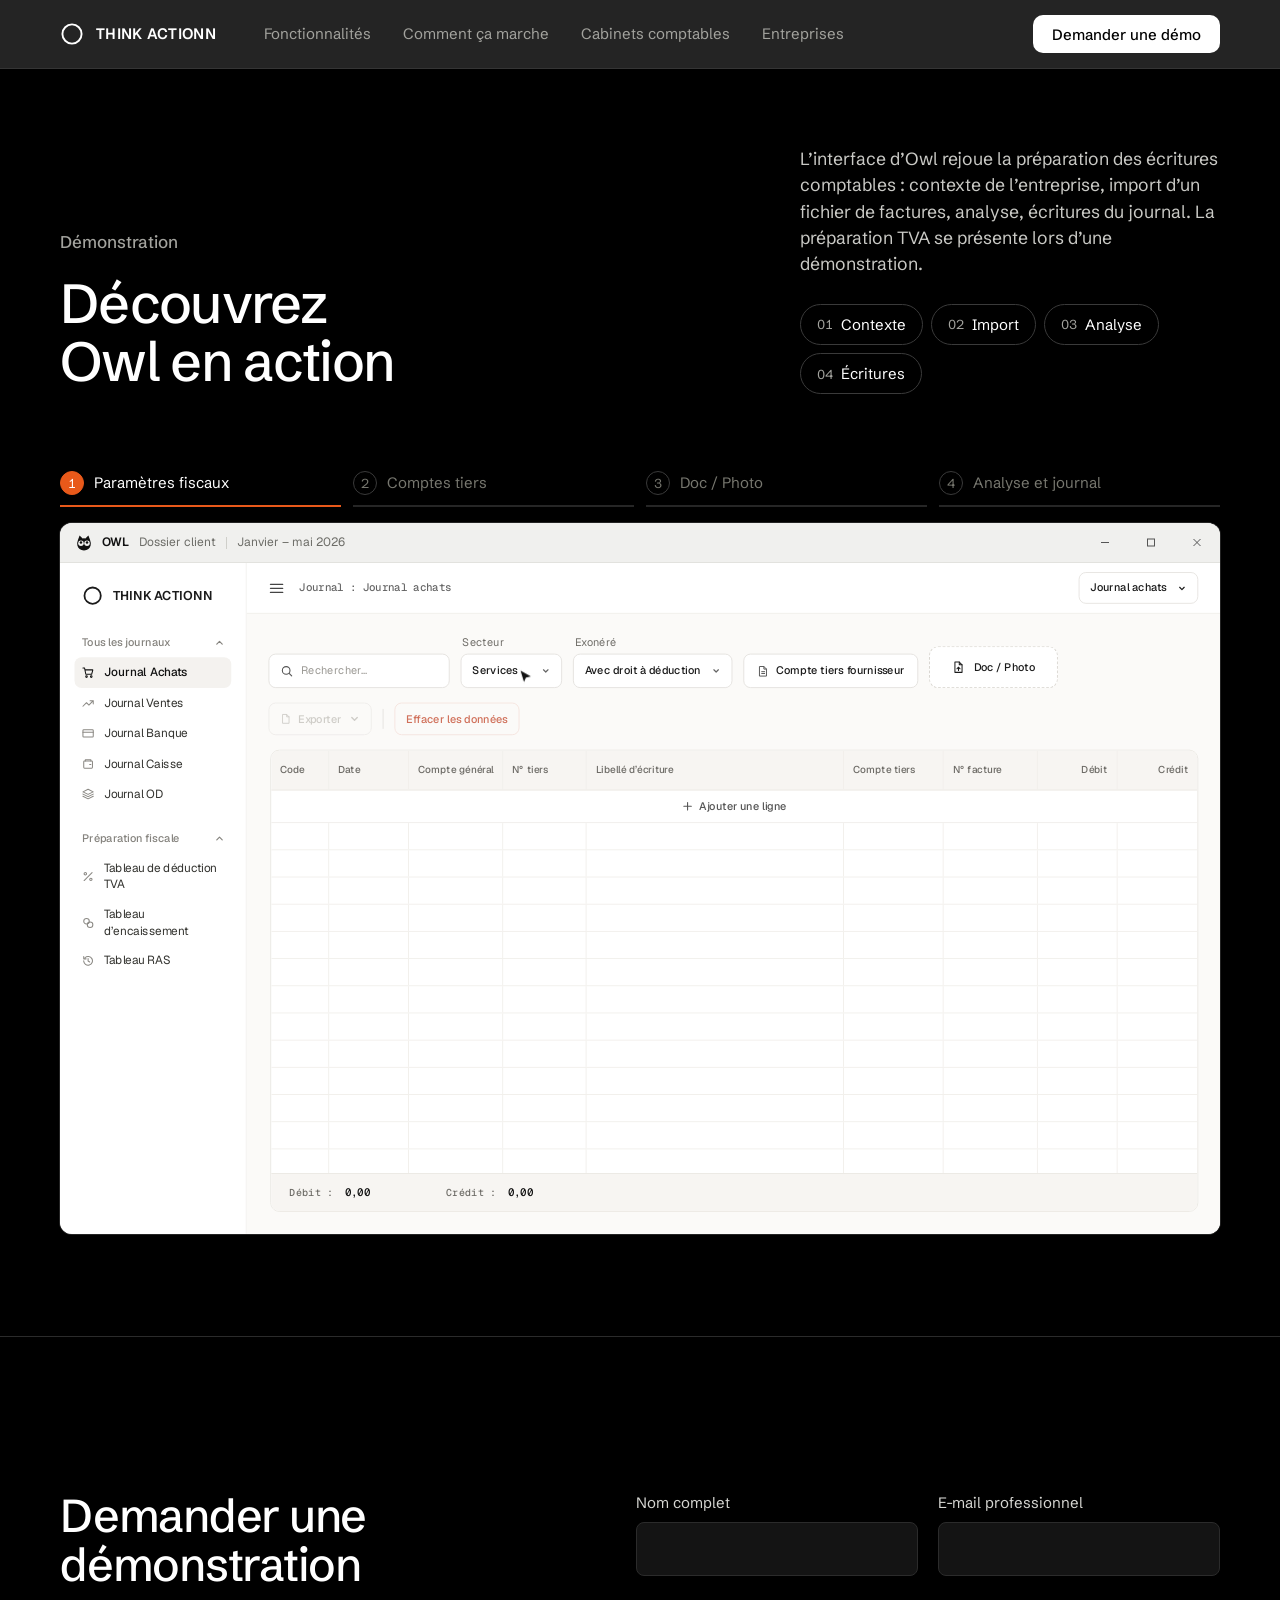
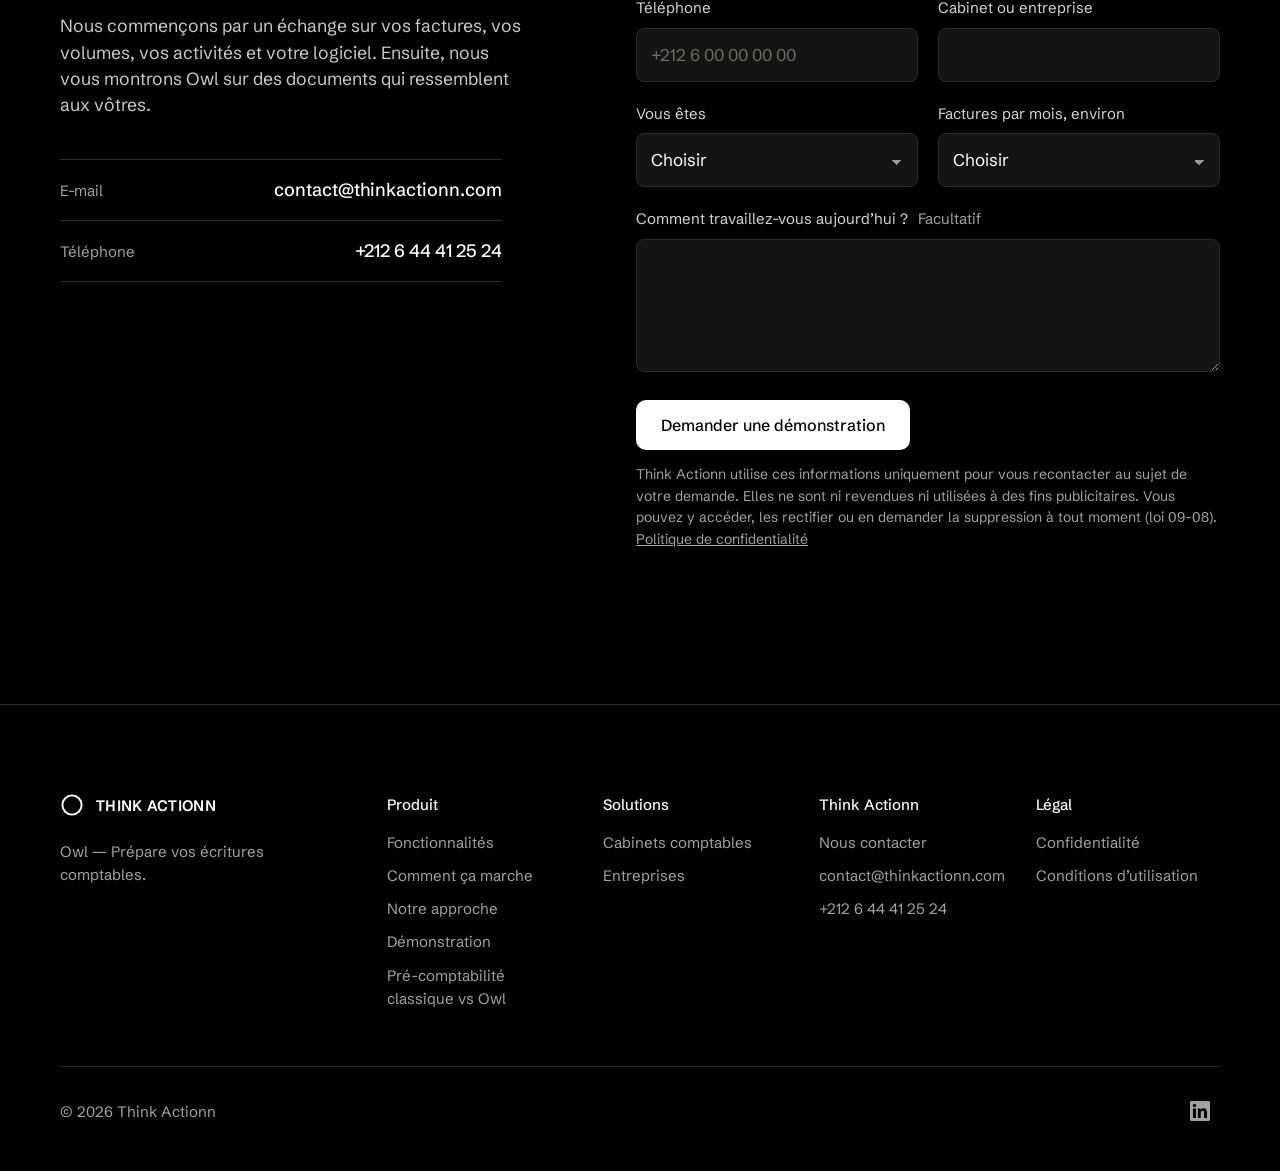
<file: demo.html>
<!doctype html>
<html lang="fr">
<head>
  <meta charset="utf-8">
  <meta name="viewport" content="width=device-width, initial-scale=1">
  <title>Démonstration Owl : voyez votre comptabilité se préparer</title>
  <meta name="description" content="Découvrez Owl en action : contexte de l’entreprise, import des factures, analyse et écritures comptables. Demandez une démonstration sur vos propres documents.">
  <meta property="og:type" content="website">
  <meta property="og:locale" content="fr_MA">
  <meta property="og:site_name" content="Think Actionn">
  <meta property="og:url" content="https://www.thinkactionn.com/demo">
  <meta property="og:title" content="Démonstration Owl : voyez votre comptabilité se préparer">
  <meta property="og:description" content="Découvrez Owl en action : contexte de l’entreprise, import des factures, analyse et écritures comptables. Demandez une démonstration sur vos propres documents.">
  <meta property="og:image" content="https://www.thinkactionn.com/assets/og-image.png">
  <meta property="og:image:width" content="1200">
  <meta property="og:image:height" content="630">
  <meta property="og:image:alt" content="Owl par Think Actionn : Owl prépare vos écritures comptables.">
  <meta name="twitter:card" content="summary_large_image">
  <meta name="twitter:title" content="Démonstration Owl : voyez votre comptabilité se préparer">
  <meta name="twitter:description" content="Découvrez Owl en action : contexte de l’entreprise, import des factures, analyse et écritures comptables. Demandez une démonstration sur vos propres documents.">
  <meta name="twitter:image" content="https://www.thinkactionn.com/assets/og-image.png">
  <script>document.documentElement.classList.add('js');setTimeout(function(){if(!window.__owlReady)document.documentElement.classList.remove('js')},4000)</script>
  <link rel="canonical" href="https://www.thinkactionn.com/demo">
  <script type="application/ld+json">{"@context":"https://schema.org","@type":"BreadcrumbList","itemListElement":[{"@type":"ListItem","position":1,"name":"Accueil","item":"https://www.thinkactionn.com/"},{"@type":"ListItem","position":2,"name":"Démonstration","item":"https://www.thinkactionn.com/demo"}]}</script>
  <link rel="icon" href="assets/favicon.svg" type="image/svg+xml">
  <link rel="stylesheet" href="/assets/fonts/fonts.css">
  <link rel="stylesheet" href="styles.css">
</head>
<body>
  <a class="skip" href="#main">Aller au contenu</a>

  <header class="nav" id="top">
    <div class="wrap nav__inner">
      <a class="brand" href="/" aria-label="Think Actionn, accueil">
        <svg class="brand__mark" viewBox="0 0 24 24" aria-hidden="true"><circle cx="12" cy="12" r="9.6"/></svg>
        <span class="brand__name">THINK ACTIONN</span>
      </a>
      <nav class="nav__links" id="nav-menu" aria-label="Navigation principale">
        <a href="/features">Fonctionnalités</a>
        <a href="/how-it-works">Comment ça marche</a>
        <a href="/accounting-firms">Cabinets comptables</a>
        <a href="/companies">Entreprises</a>
        <a class="nav__menu-cta" href="/demo#demande">Demander une démonstration</a>
      </nav>
      <a class="btn btn--light btn--sm nav__cta" href="/demo#demande">Demander une démo</a>
      <button class="nav__toggle" type="button" aria-expanded="false" aria-controls="nav-menu">Menu</button>
    </div>
  </header>

  <main id="main">

    <section class="hero hero--demo" aria-labelledby="page-title">
      <div class="wrap hero__top">
        <div class="hero__head">
          <p class="page-hero__k">Démonstration</p>
          <h1 id="page-title" class="hero__title">
            <span class="line"><span>Découvrez Owl en action</span></span>
          </h1>
        </div>
        <div class="hero__side">
          <p class="hero__lede">
            L’interface d’Owl rejoue la préparation des écritures comptables&nbsp;: contexte de l’entreprise,
            import d’un fichier de factures, analyse, écritures du journal. La préparation TVA se présente lors d’une démonstration.
          </p>
          <ol class="flowchips flowchips--plain" aria-label="Parcours de la démonstration">
            <li>Contexte</li><li>Import</li><li>Analyse</li><li>Écritures</li>
          </ol>
        </div>
      </div>

      <div class="wrap hero__stage" id="demo">
        <ol class="steps-bar" data-stepsbar aria-label="Étapes de la démonstration">
          <li><span>1</span>Paramètres fiscaux</li>
          <li><span>2</span>Comptes tiers</li>
          <li><span>3</span>Doc / Photo</li>
          <li><span>4</span>Analyse et journal</li>
        </ol>

        <div class="window" role="img" aria-label="Démonstration du tableau de bord OWL : le secteur Services et l’option avec droit à déduction sont choisis, les comptes tiers fournisseurs sont vérifiés, un PDF de dix pages est chargé puis analysé. Le journal des achats se remplit avec quarante lignes équilibrées.">
          <div class="window__bar">
            <div class="window__title">
              <svg class="window__owl" viewBox="72 4 56 58" aria-hidden="true"><path fill="currentColor" d="M78 22 84 6l11 11q5-2 10 0l11-11 6 16q4 10 2 20-4 16-24 18-20-2-24-18-2-10 2-20z"/><circle cx="89" cy="34" r="10" fill="#f0f0ee"/><circle cx="111" cy="34" r="10" fill="#f0f0ee"/><circle cx="89" cy="31" r="4.5" fill="currentColor"/><circle cx="111" cy="31" r="4.5" fill="currentColor"/></svg>
              <strong>OWL</strong><span>Dossier client</span><span class="window__sep"></span><span>Janvier – mai 2026</span>
            </div>
            <div class="window__controls" aria-hidden="true">
              <svg viewBox="0 0 10 10"><path d="M1 5h8"/></svg>
              <svg viewBox="0 0 10 10"><rect x="1.5" y="1.5" width="7" height="7"/></svg>
              <svg viewBox="0 0 10 10"><path d="M1.5 1.5l7 7M8.5 1.5l-7 7"/></svg>
            </div>
          </div>

          <div class="dash-viewport" data-viewport>
            <div class="dash" data-dash aria-hidden="true">
              <!-- sidebar -->
              <aside class="dash__side">
                <div class="dash__brand"><svg viewBox="0 0 24 24"><circle cx="12" cy="12" r="9"/></svg><b>THINK ACTIONN</b></div>
                <p class="dash__group">Tous les journaux <svg viewBox="0 0 10 10"><path d="M2 6.5 5 3.5l3 3"/></svg></p>
                <ul class="dash__nav">
                  <li class="is-active" data-nav="journal"><svg viewBox="0 0 16 16"><path d="M1.5 2h2l1.6 8h7.4l1.5-5.5H4.3"/><circle cx="6" cy="13" r="1"/><circle cx="12" cy="13" r="1"/></svg>Journal Achats</li>
                  <li><svg viewBox="0 0 16 16"><path d="M1.5 11.5 6 7l3 3 5.5-5.5M10.5 4.5h4v4"/></svg>Journal Ventes</li>
                  <li><svg viewBox="0 0 16 16"><rect x="1.5" y="3.5" width="13" height="9" rx="1"/><path d="M1.5 6.5h13"/></svg>Journal Banque</li>
                  <li><svg viewBox="0 0 16 16"><rect x="2.5" y="4" width="11" height="9" rx="1"/><path d="M4.5 4V2.5h7V4M10 8.5h1.5"/></svg>Journal Caisse</li>
                  <li><svg viewBox="0 0 16 16"><path d="m8 2 6.5 3.2L8 8.4 1.5 5.2zM1.5 8 8 11.2 14.5 8M1.5 10.8 8 14l6.5-3.2"/></svg>Journal OD</li>
                </ul>
                <p class="dash__group dash__group--two">Préparation fiscale <svg viewBox="0 0 10 10"><path d="M2 6.5 5 3.5l3 3"/></svg></p>
                <ul class="dash__nav">
                  <li data-nav="deduction"><svg viewBox="0 0 16 16"><path d="m3 13 10-10"/><circle cx="4.5" cy="4.5" r="1.5"/><circle cx="11.5" cy="11.5" r="1.5"/></svg>Tableau de déduction TVA</li>
                  <li data-nav="encaissement"><svg viewBox="0 0 16 16"><circle cx="6" cy="6" r="3.5"/><circle cx="10.5" cy="10.5" r="3.5"/></svg>Tableau d’encaissement</li>
                  <li data-nav="ras"><svg viewBox="0 0 16 16"><path d="M2.5 8a5.5 5.5 0 1 0 1.6-3.9M2.5 2.5v3h3M8 5v3.2l2 1.3"/></svg>Tableau RAS</li>
                </ul>
              </aside>

              <!-- main -->
              <div class="dash__main" data-dash-main>
                <div class="dash__top">
                  <svg class="dash__burger" viewBox="0 0 16 16"><path d="M2 4h12M2 8h12M2 12h12"/></svg>
                  <span class="dash__crumb" data-crumb>Journal : Journal achats</span>
                  <span class="dash__jsel"><b data-jsel>Journal achats</b> <svg viewBox="0 0 10 10"><path d="m2.5 3.8 2.5 2.5 2.5-2.5"/></svg></span>
                </div>

                <!-- journal view -->
                <div class="jv" data-view="journal">
                  <div class="dash__toolbar">
                    <div class="dash__search"><svg viewBox="0 0 16 16"><circle cx="7" cy="7" r="4.5"/><path d="m10.5 10.5 3 3"/></svg>Rechercher…</div>
                    <div class="dash__field" data-target="sector">
                      <label>Secteur</label>
                      <span class="dash__select"><b>Services</b><svg viewBox="0 0 10 10"><path d="m2.5 3.8 2.5 2.5 2.5-2.5"/></svg></span>
                    </div>
                    <div class="dash__field" data-target="exo">
                      <label>Exonéré</label>
                      <span class="dash__select dash__select--wide"><b data-exo>Avec droit à déduction</b><svg viewBox="0 0 10 10"><path d="m2.5 3.8 2.5 2.5 2.5-2.5"/></svg></span>
                      <ul class="dd" data-dd><li class="is-on">Avec droit à déduction</li><li>Sans droit à déduction</li></ul>
                    </div>
                    <div class="dash__btn" data-target="tiers"><svg viewBox="0 0 16 16"><path d="M4 1.5h5.5L13 5v9.5H4z"/><path d="M9.5 1.5V5H13M6.5 8.5h4M6.5 11h4"/></svg>Compte tiers fournisseur</div>
                    <div class="dash__upslot">
                      <div class="dash__upload" data-target="upload"><svg viewBox="0 0 16 16"><path d="M4 1.5h5.5L13 5v9.5H4z"/><path d="M9.5 1.5V5H13M8.5 12V8M6.5 10l2-2 2 2"/></svg>Doc / Photo</div>
                      <div class="dash__loaded" data-loaded>
                        <span class="dash__chip">factures_janv-mai_2026.pdf <i>×</i></span>
                        <span class="dash__analyse" data-target="analyse">Analyse</span>
                      </div>
                    </div>
                    <div class="tiers-pop" data-tierspop>
                      <p>Comptes tiers fournisseurs</p>
                      <ul>
                        <li><span>SRM-CS</span><b>4411L001</b></li>
                        <li><span>BATILOU</span><b>4411B014</b></li>
                        <li><span>MWOOD MAROC</span><b>4411M021</b></li>
                        <li><span>ID MAROC</span><b>44111002</b></li>
                        <li><span>MICROSOFT</span><b>4411M0001</b></li>
                        <li><span>VISIT MOROCCO</span><b>4411V</b></li>
                      </ul>
                    </div>
                  </div>
                  <div class="dash__actions">
                    <span class="dash__export" data-export><svg viewBox="0 0 16 16"><path d="M4 1.5h5.5L13 5v9.5H4z"/><path d="M9.5 1.5V5H13"/></svg>Exporter <svg viewBox="0 0 10 10"><path d="m2.5 3.8 2.5 2.5 2.5-2.5"/></svg></span>
                    <span class="dash__vsep"></span>
                    <span class="dash__clear" data-target="clear">Effacer les données</span>
                  </div>

                  <div class="dash__content" data-content>
                    <div class="docpanel" data-docpanel>
                      <div class="docpanel__head"><span><i></i>Document source</span><b data-target="closedoc">×</b></div>
                      <div class="docpanel__body">
                        <div class="docpaper" data-docpaper></div>
                        <div class="docpanel__scan" data-scan></div>
                      </div>
                      <div class="docpanel__foot"><span class="pgbtn">‹</span><b>Page <span data-page>1</span> / 10</b><span class="pgbtn pgbtn--on">›</span></div>
                    </div>

                    <div class="dash__table">
                      <div class="dt__scroll">
                        <div class="dt__inner">
                          <div class="dt__row dt__head">
                            <span>Code</span><span>Date</span><span>Compte général</span><span>N° tiers</span><span>Libellé d’écriture</span><span>Compte tiers</span><span>N° facture</span><span class="r">Débit</span><span class="r">Crédit</span>
                          </div>
                          <div class="dt__add"><svg viewBox="0 0 12 12"><path d="M6 1.5v9M1.5 6h9"/></svg>Ajouter une ligne</div>
                          <div class="dt__body"><div class="dt__rows" data-rows></div></div>
                        </div>
                      </div>
                      <div class="dt__hbar" data-hbar><i></i></div>
                      <div class="dt__foot">
                        <span>Débit&nbsp;:</span><b data-tdebit>0,00</b>
                        <span>Crédit&nbsp;:</span><b data-tcredit class="is-credit">0,00</b>
                        <em class="dt__balanced" data-balanced><span data-linecount>40</span> lignes, écritures équilibrées</em>
                      </div>
                    </div>
                  </div>
                </div>

                <div class="ov-analyse" data-analyse>
                  <div class="ov-analyse__head">
                    <svg viewBox="72 4 56 58" aria-hidden="true"><path fill="currentColor" d="M78 22 84 6l11 11q5-2 10 0l11-11 6 16q4 10 2 20-4 16-24 18-20-2-24-18-2-10 2-20z"/><circle cx="89" cy="34" r="10" fill="#fff"/><circle cx="111" cy="34" r="10" fill="#fff"/><circle cx="89" cy="31" r="4.5" fill="currentColor"/><circle cx="111" cy="31" r="4.5" fill="currentColor"/></svg>
                    <div><b>OWL analyse le document</b><span data-analyse-doc>10 pages, 13 pièces</span></div>
                  </div>
                  <ul data-checks>
                    <li>Lecture des libellés et des montants</li>
                    <li>Secteur&nbsp;: <b>Services</b></li>
                    <li>Exonération&nbsp;: <b>avec droit à déduction</b></li>
                    <li>Charge ou immobilisation, taux de TVA, devises</li>
                    <li>Retenues à la source et comptes tiers</li>
                  </ul>
                </div>

                <svg class="cursor" data-cursor viewBox="0 0 20 20"><path d="M3 2 16 9.5 10 11 7.5 17z" fill="#111" stroke="#fff" stroke-width="1.3" stroke-linejoin="round"/></svg>
              </div>
            </div>
          </div>
        </div>
      </div>
    </section>

    <!-- REQUEST A DEMO -->
    <section class="contact" id="demande" aria-labelledby="contact-title">
      <div class="wrap contact__grid">
        <div class="contact__copy" data-reveal>
          <h2 id="contact-title">Demander une démonstration</h2>
          <p class="lede">
            Nous commençons par un échange sur vos factures, vos volumes, vos activités et votre logiciel.
            Ensuite, nous vous montrons Owl sur des documents qui ressemblent aux vôtres.
          </p>
          <dl class="contact__direct">
            <div><dt>E-mail</dt><dd><a href="mailto:contact@thinkactionn.com">contact@thinkactionn.com</a></dd></div>
            <div><dt>Téléphone</dt><dd><a href="tel:+212644412524">+212 6 44 41 25 24</a></dd></div>
          </dl>
        </div>

        <form class="form" id="contact-form" novalidate data-reveal
              data-endpoint="https://n8n.srv1866391.hstgr.cloud/webhook/a3debdad-afb9-4561-bf40-1d1f3d69cfc5">
          <div class="form__row">
            <div class="field-group">
              <label for="f-name">Nom complet</label>
              <input id="f-name" name="name" type="text" autocomplete="name" required>
            </div>
            <div class="field-group">
              <label for="f-email">E-mail professionnel</label>
              <input id="f-email" name="email" type="email" autocomplete="email" required>
            </div>
          </div>
          <div class="form__row">
            <div class="field-group">
              <label for="f-phone">Téléphone</label>
              <input id="f-phone" name="phone" type="tel" autocomplete="tel" inputmode="tel" placeholder="+212 6 00 00 00 00" required>
            </div>
            <div class="field-group">
              <label for="f-org">Cabinet ou entreprise</label>
              <input id="f-org" name="organisation" type="text" autocomplete="organization" required>
            </div>
          </div>
          <div class="form__row">
            <div class="field-group">
              <label for="f-type">Vous êtes</label>
              <select id="f-type" name="type" required>
                <option value="">Choisir</option>
                <option>Un cabinet comptable</option>
                <option>Une entreprise avec un service comptable</option>
                <option>Un expert-comptable indépendant</option>
                <option>Autre</option>
              </select>
            </div>
            <div class="field-group">
              <label for="f-volume">Factures par mois, environ</label>
              <select id="f-volume" name="volume">
                <option value="">Choisir</option>
                <option>Moins de 200</option>
                <option>De 200 à 1 000</option>
                <option>De 1 000 à 5 000</option>
                <option>Plus de 5 000</option>
              </select>
            </div>
          </div>
          <div class="field-group">
            <label for="f-msg">Comment travaillez-vous aujourd’hui&nbsp;? <span class="optional">Facultatif</span></label>
            <textarea id="f-msg" name="message" rows="4"></textarea>
          </div>
          <p class="form__error" id="form-error" role="alert" hidden></p>
          <div class="form__submit">
            <button class="btn btn--light" type="submit" data-submit>Demander une démonstration</button>
            <p class="form__privacy">Think Actionn utilise ces informations uniquement pour vous recontacter au sujet de votre demande. Elles ne sont ni revendues ni utilisées à des fins publicitaires. Vous pouvez y accéder, les rectifier ou en demander la suppression à tout moment (loi 09-08). <a href="/confidentialite">Politique de confidentialité</a></p>
          </div>
          <div class="form__done" id="form-done" hidden tabindex="-1">
            <strong>Demande envoyée.</strong>
            <p>Think Actionn vous contactera à l’adresse <span data-done-email></span> ou au <span data-done-phone></span> pour organiser un échange.</p>
          </div>
        </form>
      </div>
    </section>

  </main>

  <footer class="footer">
    <div class="wrap">
      <div class="footer__grid">
        <div class="footer__brand">
          <a class="brand brand--footer" href="/" aria-label="Think Actionn, accueil">
            <svg class="brand__mark" viewBox="0 0 24 24" aria-hidden="true"><circle cx="12" cy="12" r="9.6"/></svg>
            <span class="brand__name">THINK ACTIONN</span>
          </a>
          <p>Owl — Prépare vos écritures comptables.</p>
        </div>
        <nav class="footer__col" aria-label="Produit">
          <p class="footer__h">Produit</p>
          <ul>
            <li><a href="/features">Fonctionnalités</a></li>
            <li><a href="/how-it-works">Comment ça marche</a></li>
            <li><a href="/approach">Notre approche</a></li>
            <li><a href="/demo">Démonstration</a></li>
            <li><a href="/ocr-comptable-maroc">Pré-comptabilité classique vs Owl</a></li>
          </ul>
        </nav>
        <nav class="footer__col" aria-label="Solutions">
          <p class="footer__h">Solutions</p>
          <ul>
            <li><a href="/accounting-firms">Cabinets comptables</a></li>
            <li><a href="/companies">Entreprises</a></li>
          </ul>
        </nav>
        <nav class="footer__col footer__col--contact" aria-label="Think Actionn">
          <p class="footer__h">Think Actionn</p>
          <ul>
            <li><a href="/demo#demande">Nous contacter</a></li>
            <li><a href="mailto:contact@thinkactionn.com">contact@thinkactionn.com</a></li>
            <li><a href="tel:+212644412524">+212 6 44 41 25 24</a></li>
          </ul>
        </nav>
        <nav class="footer__col" aria-label="Légal">
          <p class="footer__h">Légal</p>
          <ul>
            <li><a href="/confidentialite">Confidentialité</a></li>
            <li><a href="/conditions-utilisation">Conditions d’utilisation</a></li>
            <!-- TODO: ajouter « Mentions légales » quand les informations de la société seront fournies. -->
          </ul>
        </nav>
      </div>
      <div class="footer__bottom">
        <p class="footer__copy">© <span data-year>2026</span> Think Actionn</p>
        <ul class="social" aria-label="Réseaux sociaux">
          <li><a href="https://www.linkedin.com/company/think-actionn/" target="_blank" rel="noopener" aria-label="Think Actionn sur LinkedIn"><svg viewBox="0 0 24 24" aria-hidden="true"><path d="M20.45 20.45h-3.56v-5.57c0-1.33-.02-3.04-1.85-3.04-1.85 0-2.14 1.45-2.14 2.94v5.67H9.35V9h3.41v1.56h.05c.48-.9 1.64-1.85 3.37-1.85 3.6 0 4.27 2.37 4.27 5.46v6.28zM5.34 7.43a2.06 2.06 0 1 1 0-4.13 2.06 2.06 0 0 1 0 4.13zM7.12 20.45H3.56V9h3.56v11.45zM22.22 0H1.77C.79 0 0 .77 0 1.73v20.54C0 23.23.79 24 1.77 24h20.45c.98 0 1.78-.77 1.78-1.73V1.73C24 .77 23.2 0 22.22 0z"/></svg></a></li>
        </ul>
      </div>
    </div>
  </footer>

  <script src="script.js" defer></script>
</body>
</html>
</file>
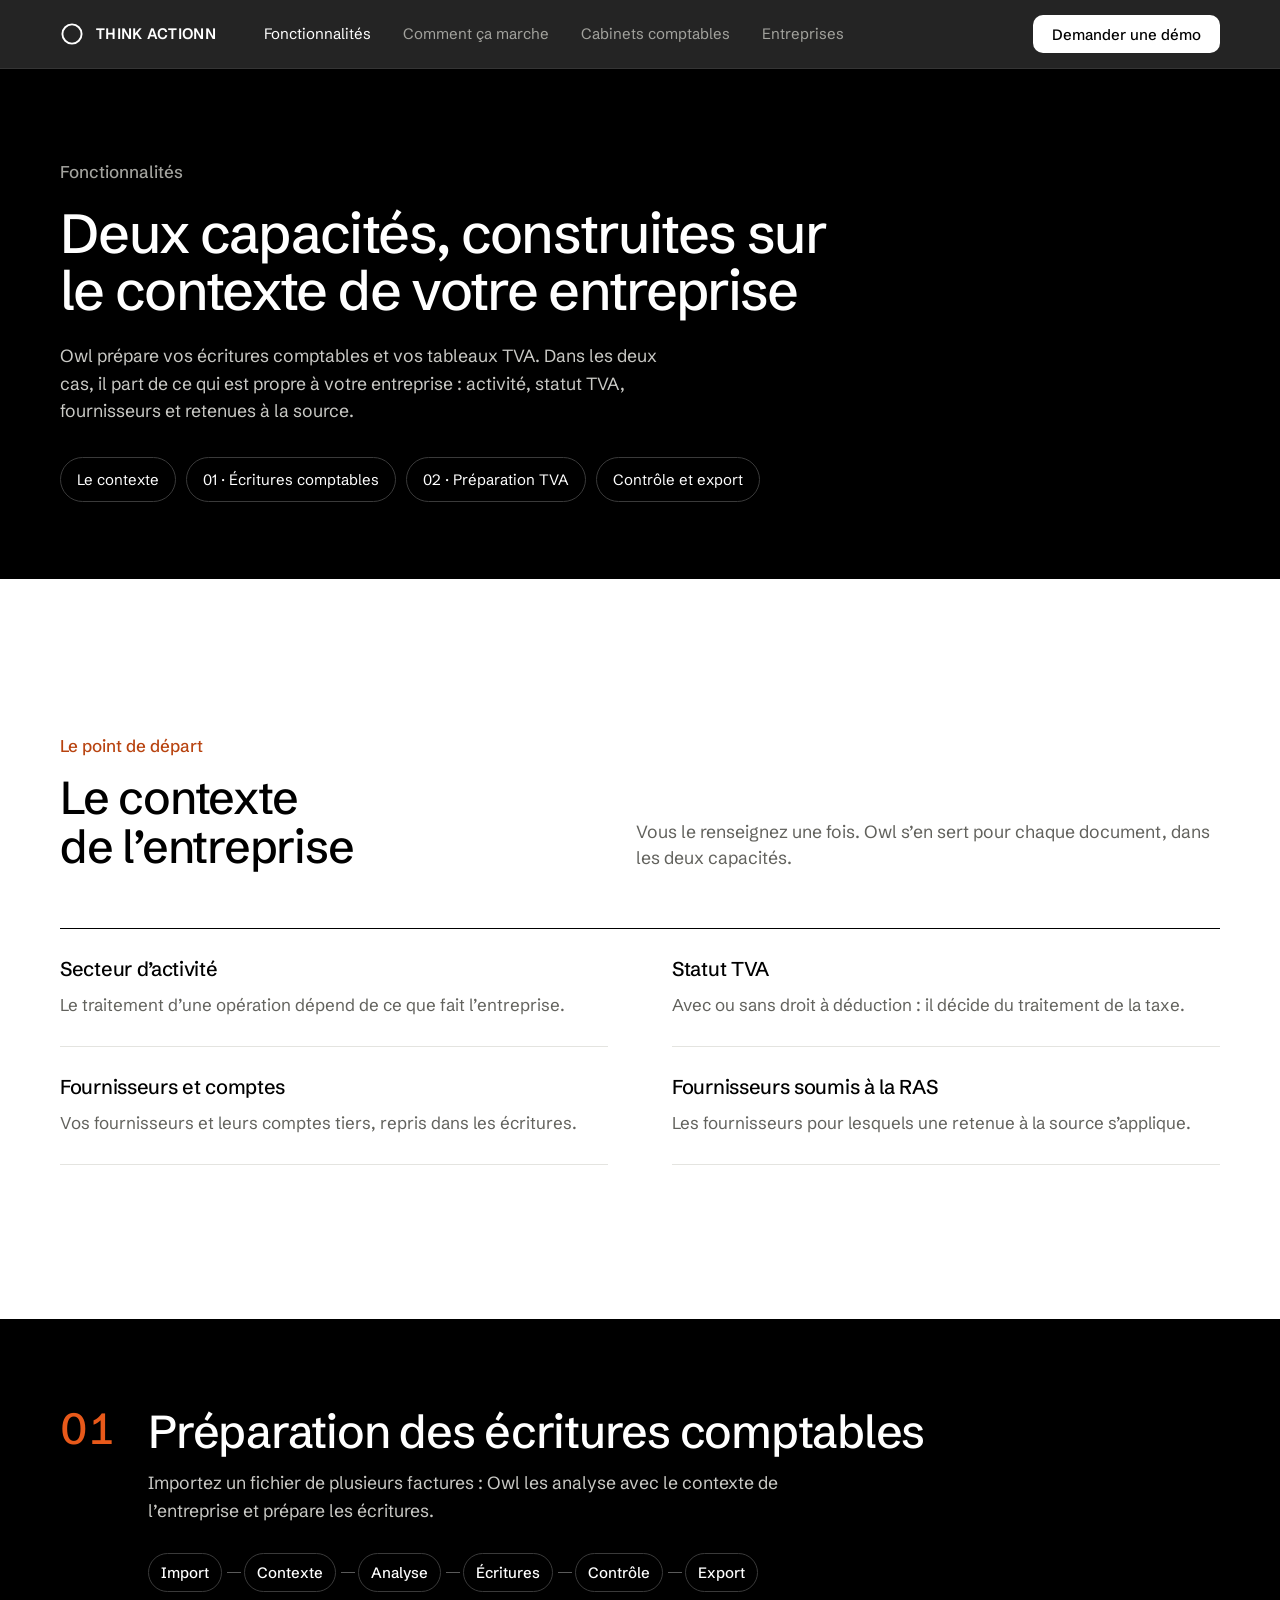
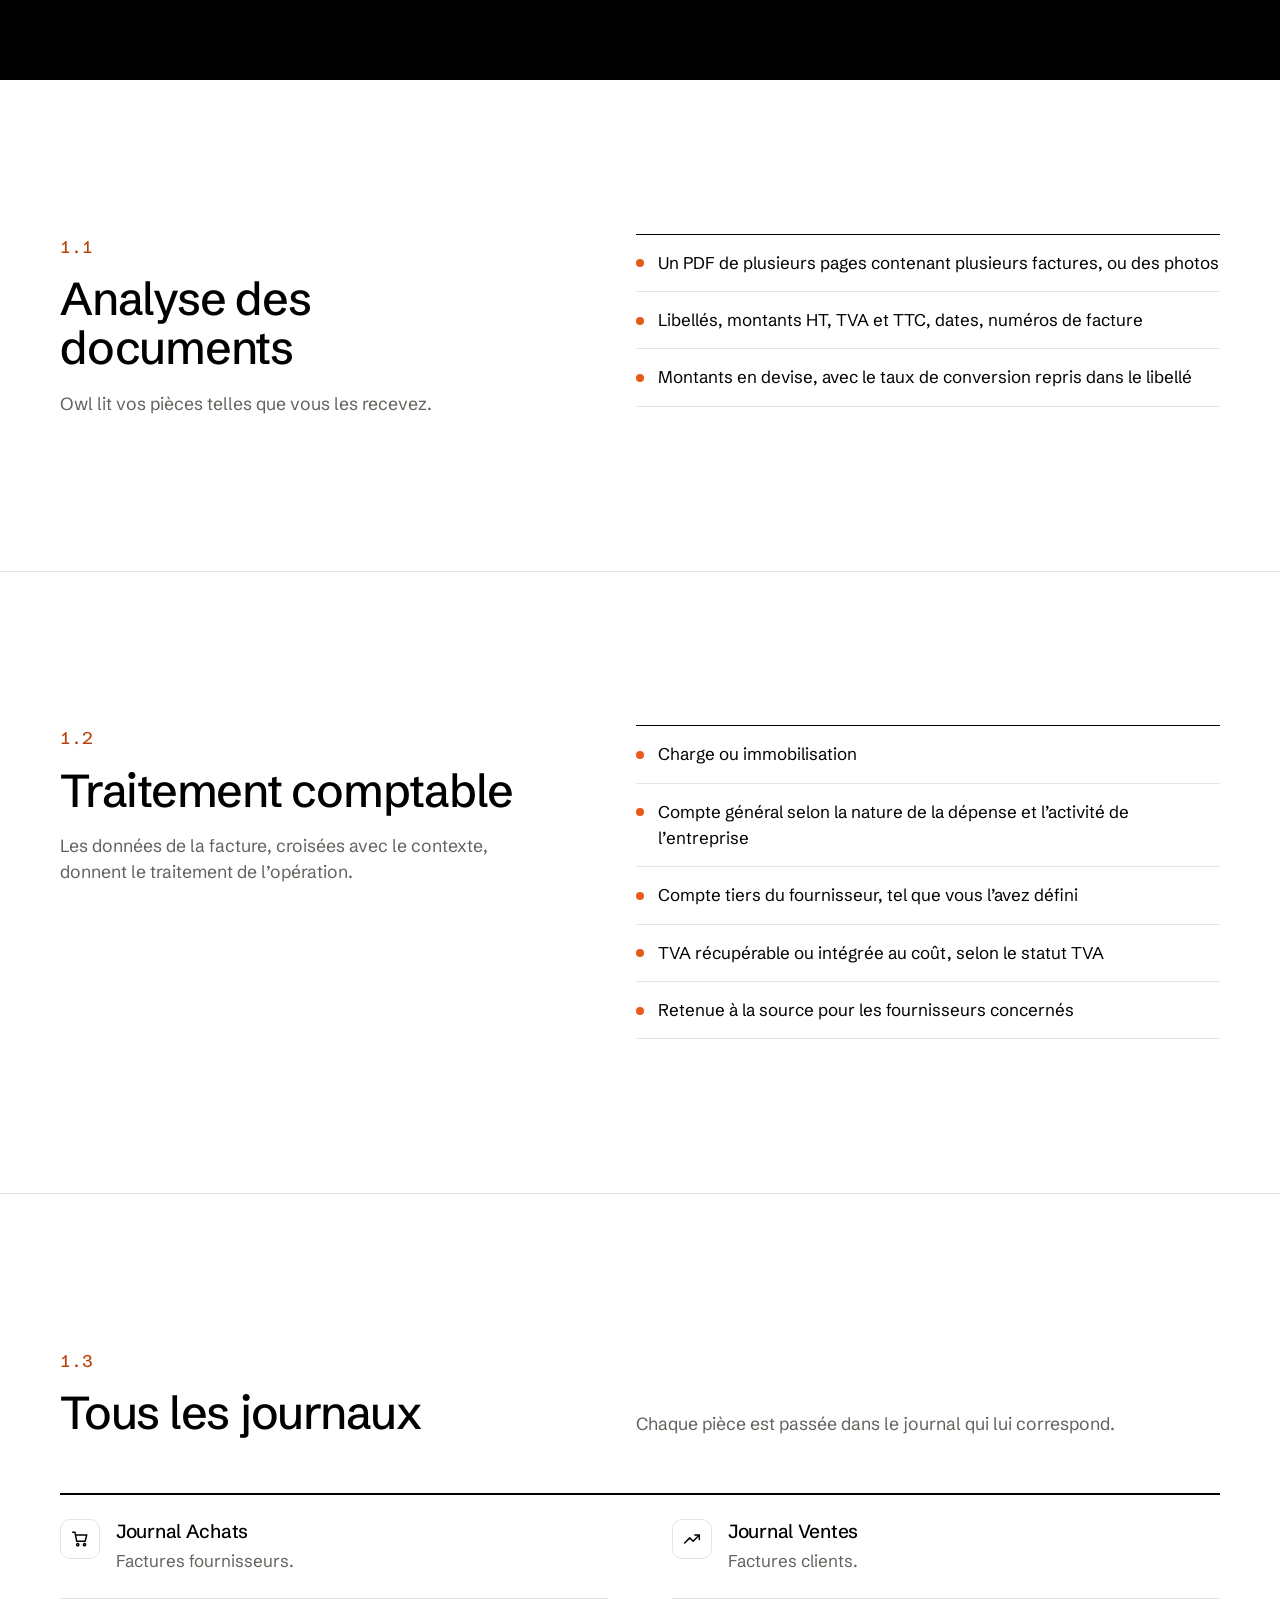
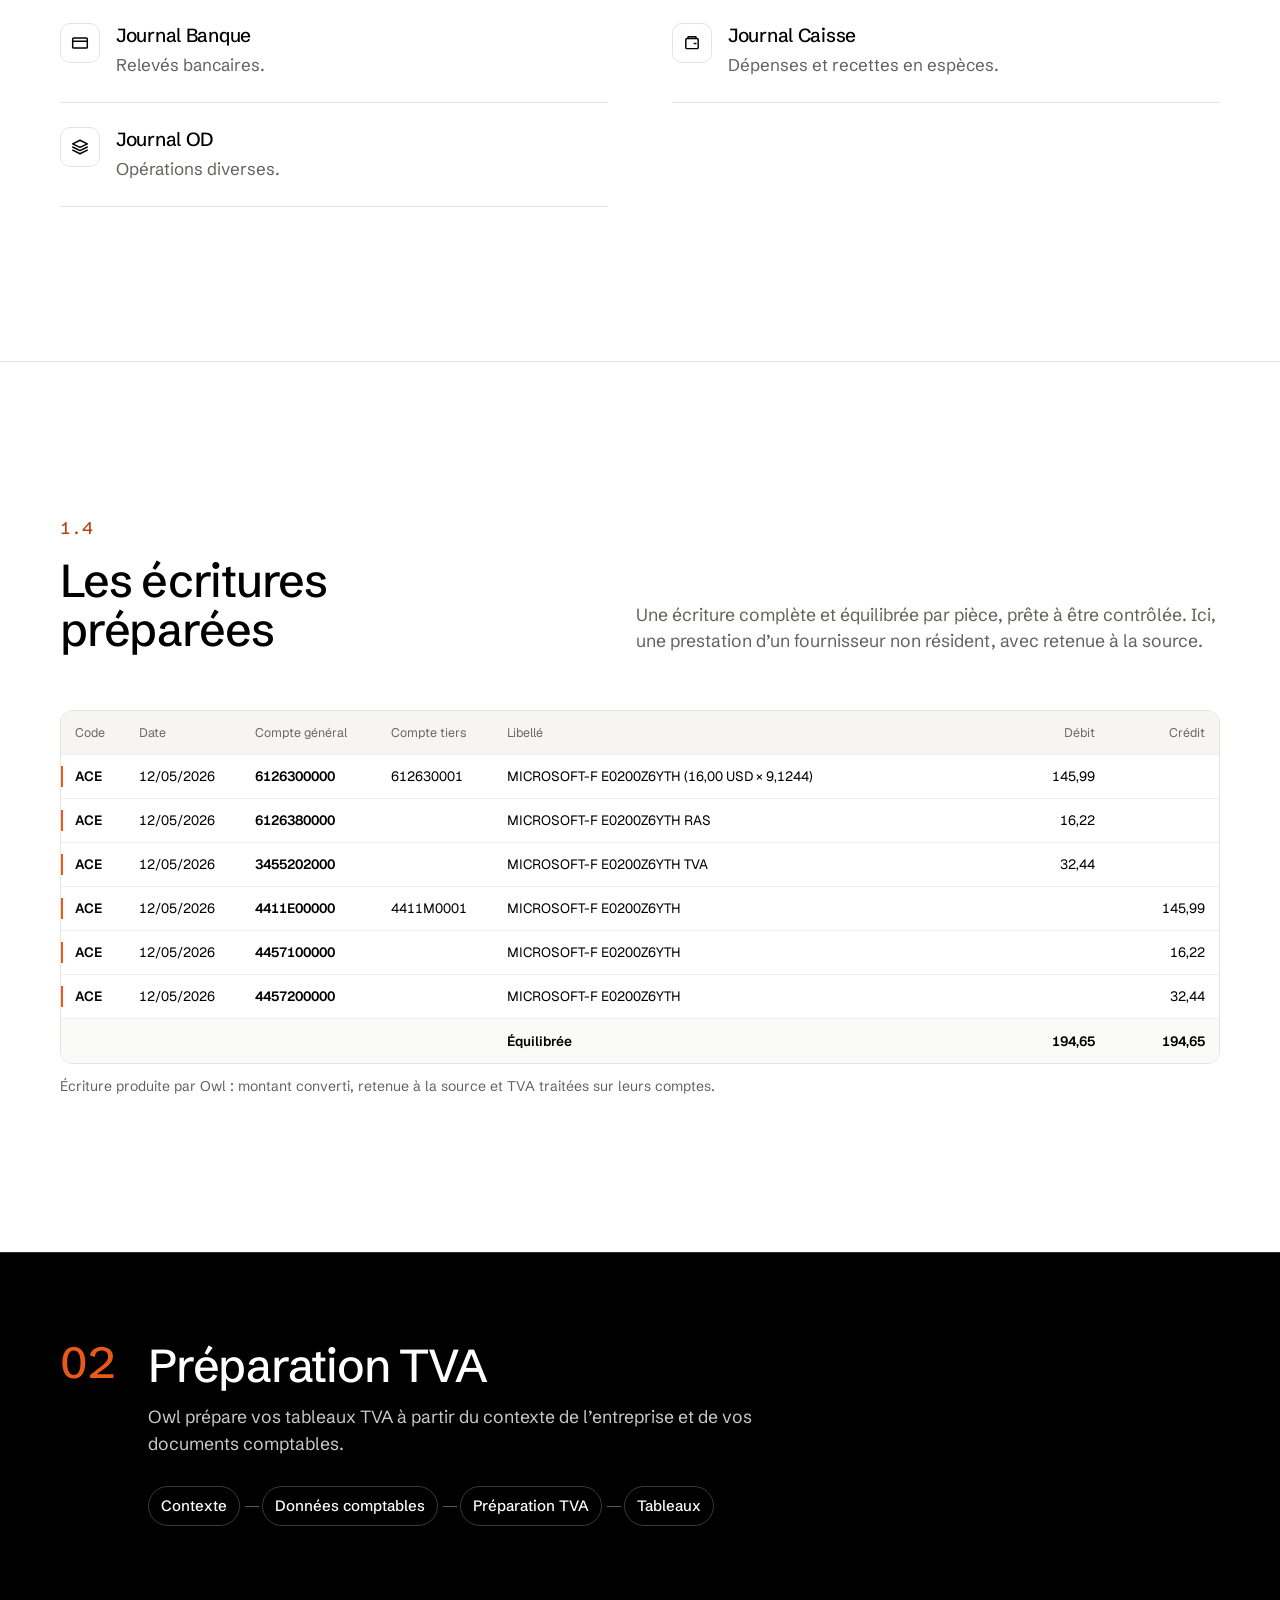
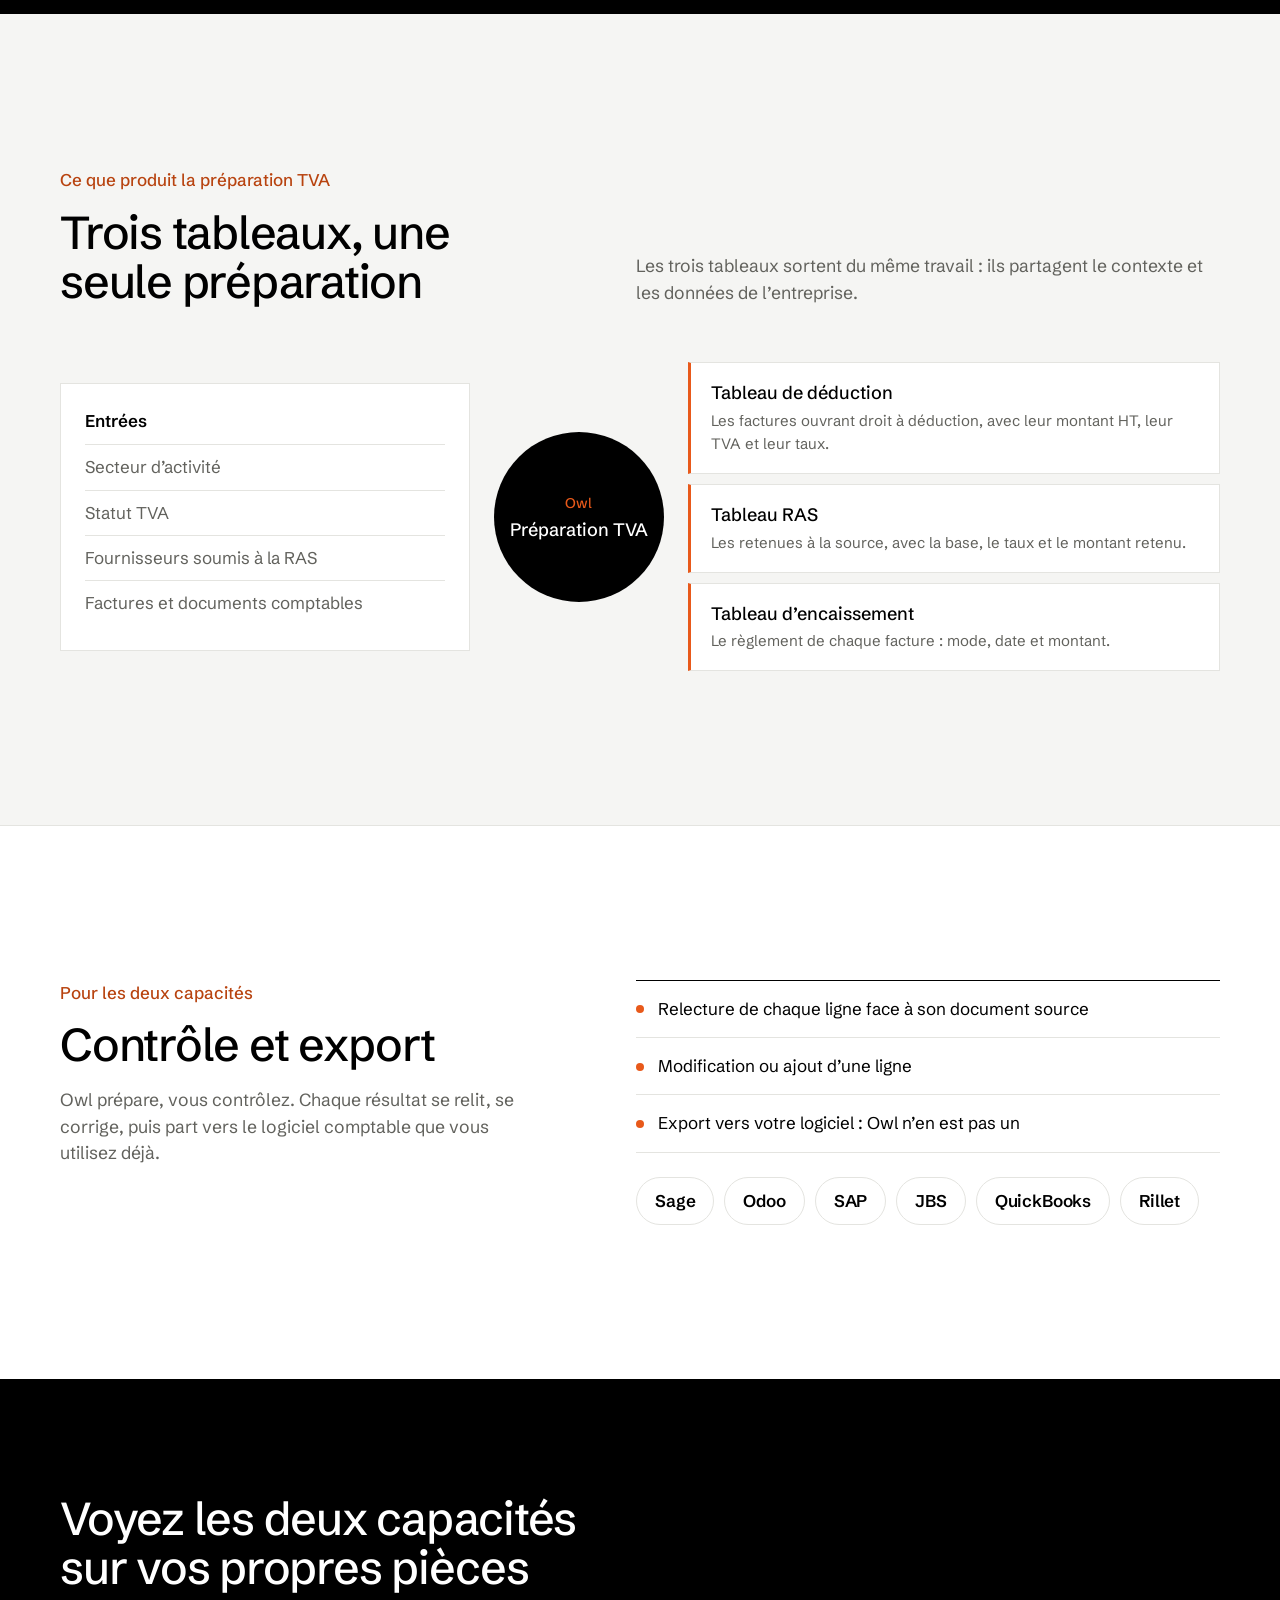
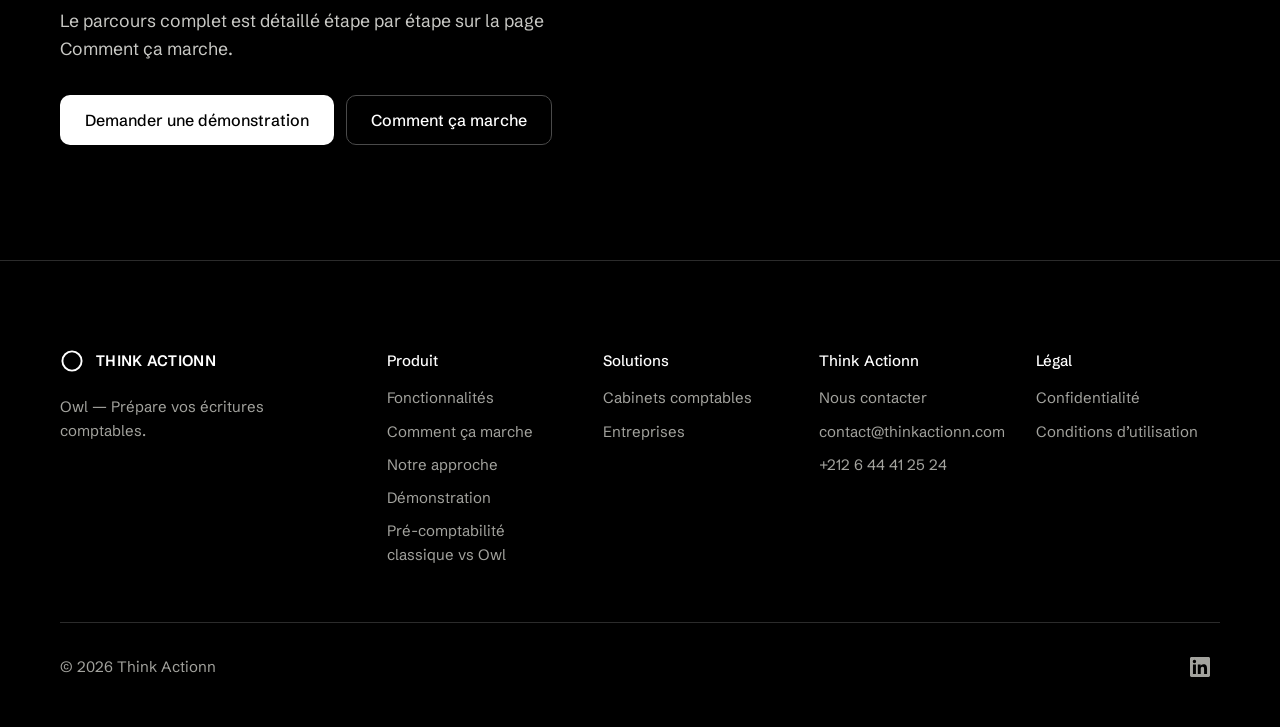
<file: features.html>
<!doctype html>
<html lang="fr">
<head>
  <meta charset="utf-8">
  <meta name="viewport" content="width=device-width, initial-scale=1">
  <title>Fonctionnalités Owl : écritures comptables et préparation TVA</title>
  <meta name="description" content="Les deux capacités d’Owl : préparation des écritures comptables et préparation TVA (déduction, RAS, encaissement), à partir du contexte de votre entreprise.">
  <meta property="og:type" content="website">
  <meta property="og:locale" content="fr_MA">
  <meta property="og:site_name" content="Think Actionn">
  <meta property="og:url" content="https://www.thinkactionn.com/features">
  <meta property="og:title" content="Fonctionnalités Owl : écritures comptables et préparation TVA">
  <meta property="og:description" content="Les deux capacités d’Owl : préparation des écritures comptables et préparation TVA (déduction, RAS, encaissement), à partir du contexte de votre entreprise.">
  <meta property="og:image" content="https://www.thinkactionn.com/assets/og-image.png">
  <meta property="og:image:width" content="1200">
  <meta property="og:image:height" content="630">
  <meta property="og:image:alt" content="Owl par Think Actionn : Owl prépare vos écritures comptables.">
  <meta name="twitter:card" content="summary_large_image">
  <meta name="twitter:title" content="Fonctionnalités Owl : écritures comptables et préparation TVA">
  <meta name="twitter:description" content="Les deux capacités d’Owl : préparation des écritures comptables et préparation TVA (déduction, RAS, encaissement), à partir du contexte de votre entreprise.">
  <meta name="twitter:image" content="https://www.thinkactionn.com/assets/og-image.png">
  <script>document.documentElement.classList.add('js');setTimeout(function(){if(!window.__owlReady)document.documentElement.classList.remove('js')},4000)</script>
  <link rel="canonical" href="https://www.thinkactionn.com/features">
  <script type="application/ld+json">{"@context":"https://schema.org","@type":"BreadcrumbList","itemListElement":[{"@type":"ListItem","position":1,"name":"Accueil","item":"https://www.thinkactionn.com/"},{"@type":"ListItem","position":2,"name":"Fonctionnalités","item":"https://www.thinkactionn.com/features"}]}</script>
  <link rel="icon" href="assets/favicon.svg" type="image/svg+xml">
  <link rel="stylesheet" href="/assets/fonts/fonts.css">
  <link rel="stylesheet" href="styles.css">
</head>
<body>
  <a class="skip" href="#main">Aller au contenu</a>

  <header class="nav" id="top">
    <div class="wrap nav__inner">
      <a class="brand" href="/" aria-label="Think Actionn, accueil">
        <svg class="brand__mark" viewBox="0 0 24 24" aria-hidden="true"><circle cx="12" cy="12" r="9.6"/></svg>
        <span class="brand__name">THINK ACTIONN</span>
      </a>
      <nav class="nav__links" id="nav-menu" aria-label="Navigation principale">
        <a href="/features" aria-current="page">Fonctionnalités</a>
        <a href="/how-it-works">Comment ça marche</a>
        <a href="/accounting-firms">Cabinets comptables</a>
        <a href="/companies">Entreprises</a>
        <a class="nav__menu-cta" href="/demo#demande">Demander une démonstration</a>
      </nav>
      <a class="btn btn--light btn--sm nav__cta" href="/demo#demande">Demander une démo</a>
      <button class="nav__toggle" type="button" aria-expanded="false" aria-controls="nav-menu">Menu</button>
    </div>
  </header>

  <main id="main">

    <section class="legal-hero page-hero" aria-labelledby="page-title">
      <div class="wrap">
        <p class="page-hero__k">Fonctionnalités</p>
        <h1 id="page-title">Deux capacités, construites sur le contexte de votre entreprise</h1>
        <p class="legal-hero__lede">
          Owl prépare vos écritures comptables et vos tableaux TVA. Dans les deux cas, il part de ce qui est propre
          à votre entreprise&nbsp;: activité, statut TVA, fournisseurs et retenues à la source.
        </p>
        <nav class="svc-jump" aria-label="Sur cette page">
          <a href="#contexte">Le contexte</a>
          <a href="#ecritures">01 · Écritures comptables</a>
          <a href="#tva">02 · Préparation TVA</a>
          <a href="#export">Contrôle et export</a>
        </nav>
      </div>
    </section>

    <!-- SHARED FOUNDATION: company context -->
    <section class="section feat" id="contexte" aria-labelledby="fctx">
      <div class="wrap">
        <div class="feat__grid feat__grid--head">
          <div class="feat__copy" data-reveal>
            <p class="feat__n">Le point de départ</p>
            <h2 id="fctx">Le contexte de l’entreprise</h2>
          </div>
          <p class="lede" data-reveal>Vous le renseignez une fois. Owl s’en sert pour chaque document, dans les deux capacités.</p>
        </div>
        <dl class="ctxgrid">
          <div data-reveal><dt>Secteur d’activité</dt><dd>Le traitement d’une opération dépend de ce que fait l’entreprise.</dd></div>
          <div data-reveal><dt>Statut TVA</dt><dd>Avec ou sans droit à déduction&nbsp;: il décide du traitement de la taxe.</dd></div>
          <div data-reveal><dt>Fournisseurs et comptes</dt><dd>Vos fournisseurs et leurs comptes tiers, repris dans les écritures.</dd></div>
          <div data-reveal><dt>Fournisseurs soumis à la RAS</dt><dd>Les fournisseurs pour lesquels une retenue à la source s’applique.</dd></div>
        </dl>
      </div>
    </section>

    <!-- PILLAR 1 -->
    <section class="pillar-head" id="ecritures" aria-labelledby="p1">
      <div class="wrap pillar-head__inner" data-reveal>
        <p class="pillar__n">01</p>
        <div>
          <h2 id="p1">Préparation des écritures comptables</h2>
          <p>Importez un fichier de plusieurs factures&nbsp;: Owl les analyse avec le contexte de l’entreprise et prépare les écritures.</p>
        </div>
        <ol class="pflow pflow--dark" aria-label="Parcours">
          <li>Import</li><li>Contexte</li><li>Analyse</li><li>Écritures</li><li>Contrôle</li><li>Export</li>
        </ol>
      </div>
    </section>

    <section class="section feat" aria-labelledby="f1">
      <div class="wrap feat__grid">
        <div class="feat__copy" data-reveal>
          <p class="feat__n">1.1</p>
          <h2 id="f1">Analyse des documents</h2>
          <p class="lede">Owl lit vos pièces telles que vous les recevez.</p>
        </div>
        <ul class="feat__list" data-reveal>
          <li>Un PDF de plusieurs pages contenant plusieurs factures, ou des photos</li>
          <li>Libellés, montants HT, TVA et TTC, dates, numéros de facture</li>
          <li>Montants en devise, avec le taux de conversion repris dans le libellé</li>
        </ul>
      </div>
    </section>

    <section class="section feat" aria-labelledby="f2">
      <div class="wrap feat__grid">
        <div class="feat__copy" data-reveal>
          <p class="feat__n">1.2</p>
          <h2 id="f2">Traitement comptable</h2>
          <p class="lede">Les données de la facture, croisées avec le contexte, donnent le traitement de l’opération.</p>
        </div>
        <ul class="feat__list" data-reveal>
          <li>Charge ou immobilisation</li>
          <li>Compte général selon la nature de la dépense et l’activité de l’entreprise</li>
          <li>Compte tiers du fournisseur, tel que vous l’avez défini</li>
          <li>TVA récupérable ou intégrée au coût, selon le statut TVA</li>
          <li>Retenue à la source pour les fournisseurs concernés</li>
        </ul>
      </div>
    </section>

    <section class="section feat" aria-labelledby="f3">
      <div class="wrap">
        <div class="feat__grid feat__grid--head">
          <div class="feat__copy" data-reveal>
            <p class="feat__n">1.3</p>
            <h2 id="f3">Tous les journaux</h2>
          </div>
          <p class="lede" data-reveal>Chaque pièce est passée dans le journal qui lui correspond.</p>
        </div>
        <ul class="jlist jlist--grid">
          <li data-reveal><svg viewBox="0 0 16 16" aria-hidden="true"><path d="M1.5 2h2l1.6 8h7.4l1.5-5.5H4.3"/><circle cx="6" cy="13" r="1"/><circle cx="12" cy="13" r="1"/></svg><div><h3>Journal Achats</h3><p>Factures fournisseurs.</p></div></li>
          <li data-reveal><svg viewBox="0 0 16 16" aria-hidden="true"><path d="M1.5 11.5 6 7l3 3 5.5-5.5M10.5 4.5h4v4"/></svg><div><h3>Journal Ventes</h3><p>Factures clients.</p></div></li>
          <li data-reveal><svg viewBox="0 0 16 16" aria-hidden="true"><rect x="1.5" y="3.5" width="13" height="9" rx="1"/><path d="M1.5 6.5h13"/></svg><div><h3>Journal Banque</h3><p>Relevés bancaires.</p></div></li>
          <li data-reveal><svg viewBox="0 0 16 16" aria-hidden="true"><rect x="2.5" y="4" width="11" height="9" rx="1"/><path d="M4.5 4V2.5h7V4M10 8.5h1.5"/></svg><div><h3>Journal Caisse</h3><p>Dépenses et recettes en espèces.</p></div></li>
          <li data-reveal><svg viewBox="0 0 16 16" aria-hidden="true"><path d="m8 2 6.5 3.2L8 8.4 1.5 5.2zM1.5 8 8 11.2 14.5 8M1.5 10.8 8 14l6.5-3.2"/></svg><div><h3>Journal OD</h3><p>Opérations diverses.</p></div></li>
        </ul>
      </div>
    </section>

    <section class="section feat" aria-labelledby="f4">
      <div class="wrap">
        <div class="feat__grid feat__grid--head">
          <div class="feat__copy" data-reveal>
            <p class="feat__n">1.4</p>
            <h2 id="f4">Les écritures préparées</h2>
          </div>
          <p class="lede" data-reveal>Une écriture complète et équilibrée par pièce, prête à être contrôlée. Ici, une prestation d’un fournisseur non résident, avec retenue à la source.</p>
        </div>
        <figure class="etable-wrap" data-reveal>
          <div class="etable" role="table" aria-label="Écriture préparée par Owl pour une facture Microsoft en dollars, avec retenue à la source">
            <div class="etable__row etable__head" role="row"><span role="columnheader">Code</span><span role="columnheader">Date</span><span role="columnheader">Compte général</span><span role="columnheader">Compte tiers</span><span role="columnheader">Libellé</span><span class="r" role="columnheader">Débit</span><span class="r" role="columnheader">Crédit</span></div>
            <div class="etable__row" role="row"><span role="cell">ACE</span><span role="cell">12/05/2026</span><span role="cell">6126300000</span><span role="cell">612630001</span><span role="cell">MICROSOFT-F E0200Z6YTH (16,00 USD × 9,1244)</span><span class="r" role="cell">145,99</span><span class="r" role="cell"></span></div>
            <div class="etable__row" role="row"><span role="cell">ACE</span><span role="cell">12/05/2026</span><span role="cell">6126380000</span><span role="cell"></span><span role="cell">MICROSOFT-F E0200Z6YTH RAS</span><span class="r" role="cell">16,22</span><span class="r" role="cell"></span></div>
            <div class="etable__row" role="row"><span role="cell">ACE</span><span role="cell">12/05/2026</span><span role="cell">3455202000</span><span role="cell"></span><span role="cell">MICROSOFT-F E0200Z6YTH TVA</span><span class="r" role="cell">32,44</span><span class="r" role="cell"></span></div>
            <div class="etable__row" role="row"><span role="cell">ACE</span><span role="cell">12/05/2026</span><span role="cell">4411E00000</span><span role="cell">4411M0001</span><span role="cell">MICROSOFT-F E0200Z6YTH</span><span class="r" role="cell"></span><span class="r" role="cell">145,99</span></div>
            <div class="etable__row" role="row"><span role="cell">ACE</span><span role="cell">12/05/2026</span><span role="cell">4457100000</span><span role="cell"></span><span role="cell">MICROSOFT-F E0200Z6YTH</span><span class="r" role="cell"></span><span class="r" role="cell">16,22</span></div>
            <div class="etable__row" role="row"><span role="cell">ACE</span><span role="cell">12/05/2026</span><span role="cell">4457200000</span><span role="cell"></span><span role="cell">MICROSOFT-F E0200Z6YTH</span><span class="r" role="cell"></span><span class="r" role="cell">32,44</span></div>
            <div class="etable__row etable__total" role="row"><span role="cell"></span><span role="cell"></span><span role="cell"></span><span role="cell"></span><span role="cell">Équilibrée</span><span class="r" role="cell">194,65</span><span class="r" role="cell">194,65</span></div>
          </div>
          <figcaption>Écriture produite par Owl&nbsp;: montant converti, retenue à la source et TVA traitées sur leurs comptes.</figcaption>
        </figure>
      </div>
    </section>

    <!-- PILLAR 2 -->
    <section class="pillar-head pillar-head--tva" id="tva" aria-labelledby="p2">
      <div class="wrap pillar-head__inner" data-reveal>
        <p class="pillar__n">02</p>
        <div>
          <h2 id="p2">Préparation TVA</h2>
          <p>Owl prépare vos tableaux TVA à partir du contexte de l’entreprise et de vos documents comptables.</p>
        </div>
        <ol class="pflow pflow--dark" aria-label="Parcours">
          <li>Contexte</li><li>Données comptables</li><li>Préparation TVA</li><li>Tableaux</li>
        </ol>
      </div>
    </section>

    <section class="section feat feat--tax" aria-labelledby="f5">
      <div class="wrap">
        <div class="feat__grid feat__grid--head">
          <div class="feat__copy" data-reveal>
            <p class="feat__n">Ce que produit la préparation TVA</p>
            <h2 id="f5">Trois tableaux, une seule préparation</h2>
          </div>
          <p class="lede" data-reveal>Les trois tableaux sortent du même travail&nbsp;: ils partagent le contexte et les données de l’entreprise.</p>
        </div>
        <div class="tvaflow" data-reveal>
          <div class="tvaflow__src">
            <p class="tvaflow__k">Entrées</p>
            <ul><li>Secteur d’activité</li><li>Statut TVA</li><li>Fournisseurs soumis à la RAS</li><li>Factures et documents comptables</li></ul>
          </div>
          <div class="tvaflow__core"><span>Owl</span><strong>Préparation TVA</strong></div>
          <ul class="tvaflow__out" aria-label="Tableaux produits">
            <li><h3>Tableau de déduction</h3><p>Les factures ouvrant droit à déduction, avec leur montant HT, leur TVA et leur taux.</p></li>
            <li><h3>Tableau RAS</h3><p>Les retenues à la source, avec la base, le taux et le montant retenu.</p></li>
            <li><h3>Tableau d’encaissement</h3><p>Le règlement de chaque facture&nbsp;: mode, date et montant.</p></li>
          </ul>
        </div>
      </div>
    </section>

    <!-- REVIEW + EXPORT -->
    <section class="section feat" id="export" aria-labelledby="f6">
      <div class="wrap feat__grid">
        <div class="feat__copy" data-reveal>
          <p class="feat__n">Pour les deux capacités</p>
          <h2 id="f6">Contrôle et export</h2>
          <p class="lede">Owl prépare, vous contrôlez. Chaque résultat se relit, se corrige, puis part vers le logiciel comptable que vous utilisez déjà.</p>
        </div>
        <div data-reveal>
          <ul class="feat__list">
            <li>Relecture de chaque ligne face à son document source</li>
            <li>Modification ou ajout d’une ligne</li>
            <li>Export vers votre logiciel&nbsp;: Owl n’en est pas un</li>
          </ul>
          <ul class="softlist softlist--spaced" aria-label="Logiciels vers lesquels Owl exporte">
            <li>Sage</li><li>Odoo</li><li>SAP</li><li>JBS</li><li>QuickBooks</li><li>Rillet</li>
          </ul>
          <!-- TODO: préciser les formats d’export (fichier, structure) une fois confirmés. -->
        </div>
      </div>
    </section>

    <section class="cta-band" aria-labelledby="cta-title">
      <div class="wrap cta-band__inner" data-reveal>
        <div>
          <h2 id="cta-title">Voyez les deux capacités sur vos propres pièces</h2>
          <p>Le parcours complet est détaillé étape par étape sur la page Comment ça marche.</p>
        </div>
        <div class="cta-band__actions">
          <a class="btn btn--light" href="/demo#demande">Demander une démonstration</a>
          <a class="btn btn--ghost-dark" href="/how-it-works">Comment ça marche</a>
        </div>
      </div>
    </section>

  </main>

  <footer class="footer">
    <div class="wrap">
      <div class="footer__grid">
        <div class="footer__brand">
          <a class="brand brand--footer" href="/" aria-label="Think Actionn, accueil">
            <svg class="brand__mark" viewBox="0 0 24 24" aria-hidden="true"><circle cx="12" cy="12" r="9.6"/></svg>
            <span class="brand__name">THINK ACTIONN</span>
          </a>
          <p>Owl — Prépare vos écritures comptables.</p>
        </div>
        <nav class="footer__col" aria-label="Produit">
          <p class="footer__h">Produit</p>
          <ul>
            <li><a href="/features">Fonctionnalités</a></li>
            <li><a href="/how-it-works">Comment ça marche</a></li>
            <li><a href="/approach">Notre approche</a></li>
            <li><a href="/demo">Démonstration</a></li>
            <li><a href="/ocr-comptable-maroc">Pré-comptabilité classique vs Owl</a></li>
          </ul>
        </nav>
        <nav class="footer__col" aria-label="Solutions">
          <p class="footer__h">Solutions</p>
          <ul>
            <li><a href="/accounting-firms">Cabinets comptables</a></li>
            <li><a href="/companies">Entreprises</a></li>
          </ul>
        </nav>
        <nav class="footer__col footer__col--contact" aria-label="Think Actionn">
          <p class="footer__h">Think Actionn</p>
          <ul>
            <li><a href="/demo#demande">Nous contacter</a></li>
            <li><a href="mailto:contact@thinkactionn.com">contact@thinkactionn.com</a></li>
            <li><a href="tel:+212644412524">+212 6 44 41 25 24</a></li>
          </ul>
        </nav>
        <nav class="footer__col" aria-label="Légal">
          <p class="footer__h">Légal</p>
          <ul>
            <li><a href="/confidentialite">Confidentialité</a></li>
            <li><a href="/conditions-utilisation">Conditions d’utilisation</a></li>
            <!-- TODO: ajouter « Mentions légales » quand les informations de la société seront fournies. -->
          </ul>
        </nav>
      </div>
      <div class="footer__bottom">
        <p class="footer__copy">© <span data-year>2026</span> Think Actionn</p>
        <ul class="social" aria-label="Réseaux sociaux">
          <li><a href="https://www.linkedin.com/company/think-actionn/" target="_blank" rel="noopener" aria-label="Think Actionn sur LinkedIn"><svg viewBox="0 0 24 24" aria-hidden="true"><path d="M20.45 20.45h-3.56v-5.57c0-1.33-.02-3.04-1.85-3.04-1.85 0-2.14 1.45-2.14 2.94v5.67H9.35V9h3.41v1.56h.05c.48-.9 1.64-1.85 3.37-1.85 3.6 0 4.27 2.37 4.27 5.46v6.28zM5.34 7.43a2.06 2.06 0 1 1 0-4.13 2.06 2.06 0 0 1 0 4.13zM7.12 20.45H3.56V9h3.56v11.45zM22.22 0H1.77C.79 0 0 .77 0 1.73v20.54C0 23.23.79 24 1.77 24h20.45c.98 0 1.78-.77 1.78-1.73V1.73C24 .77 23.2 0 22.22 0z"/></svg></a></li>
        </ul>
      </div>
    </div>
  </footer>

  <script src="script.js" defer></script>
</body>
</html>
</file>
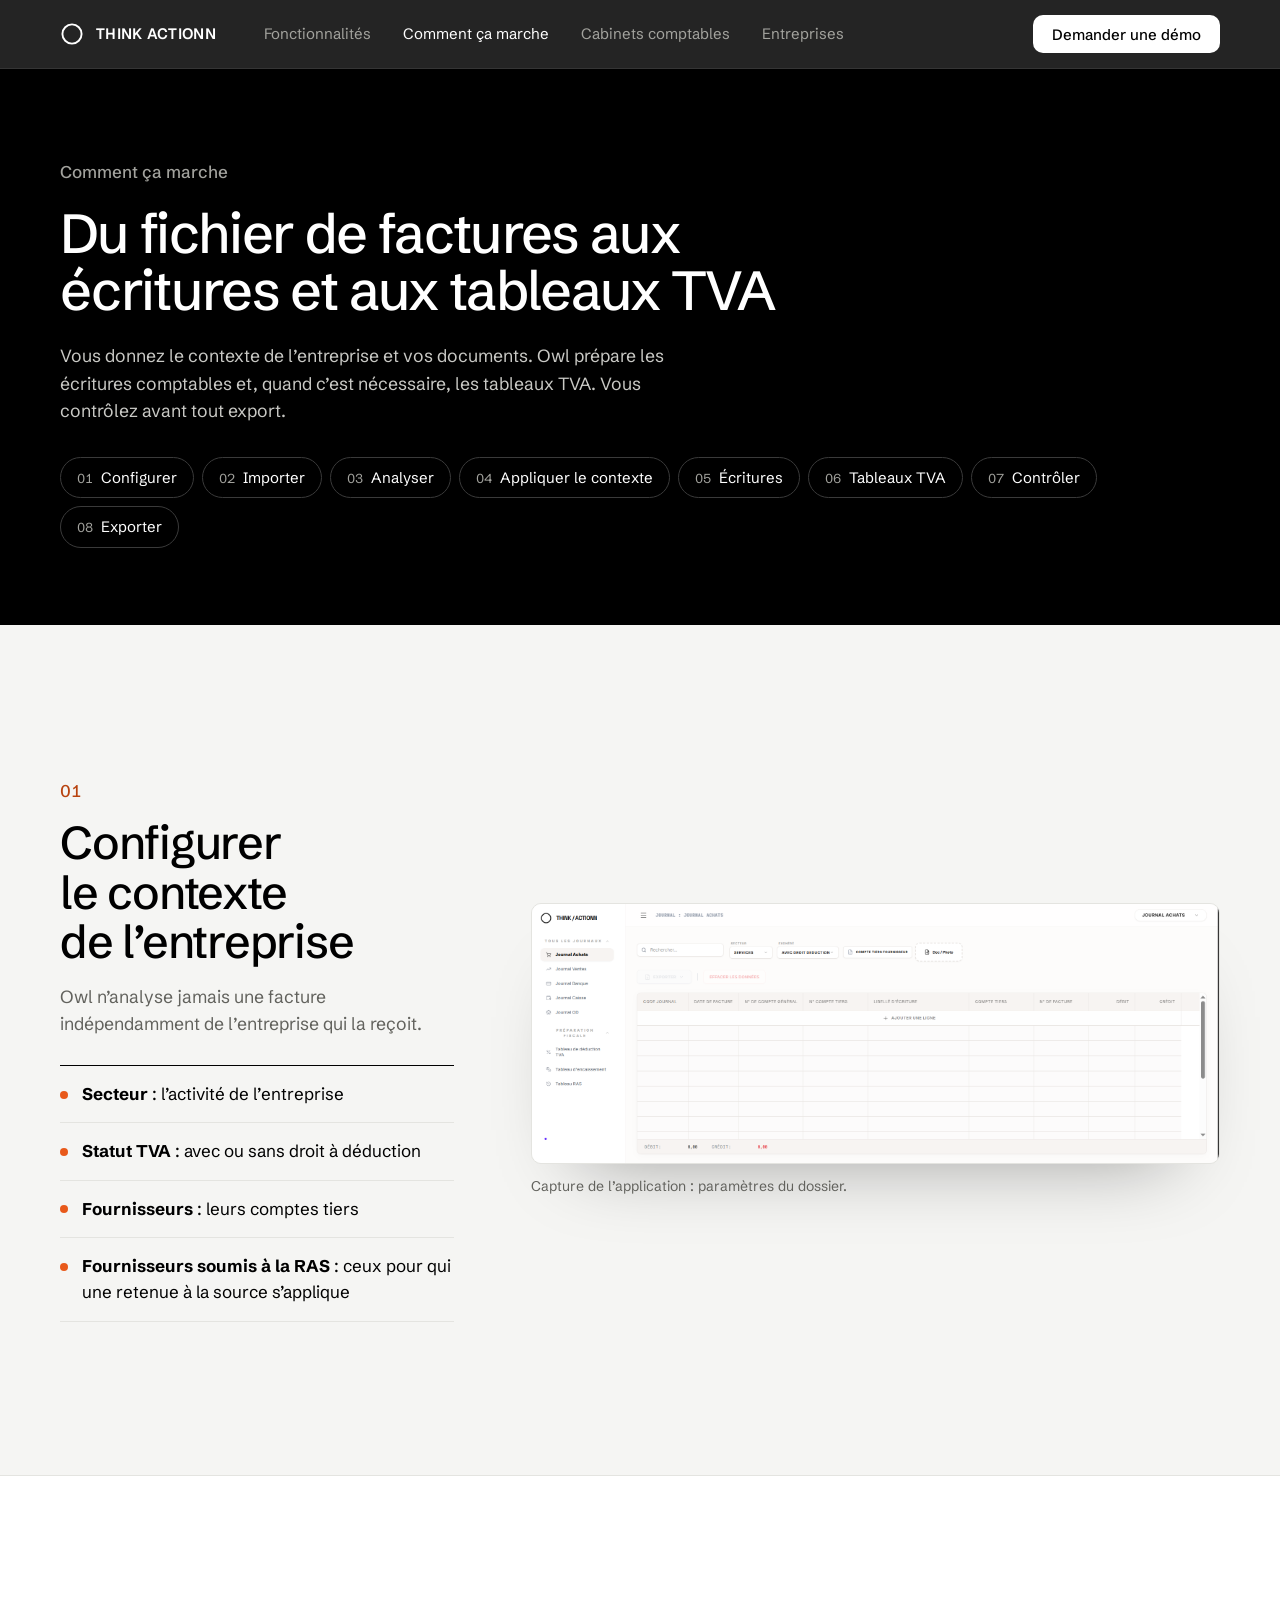
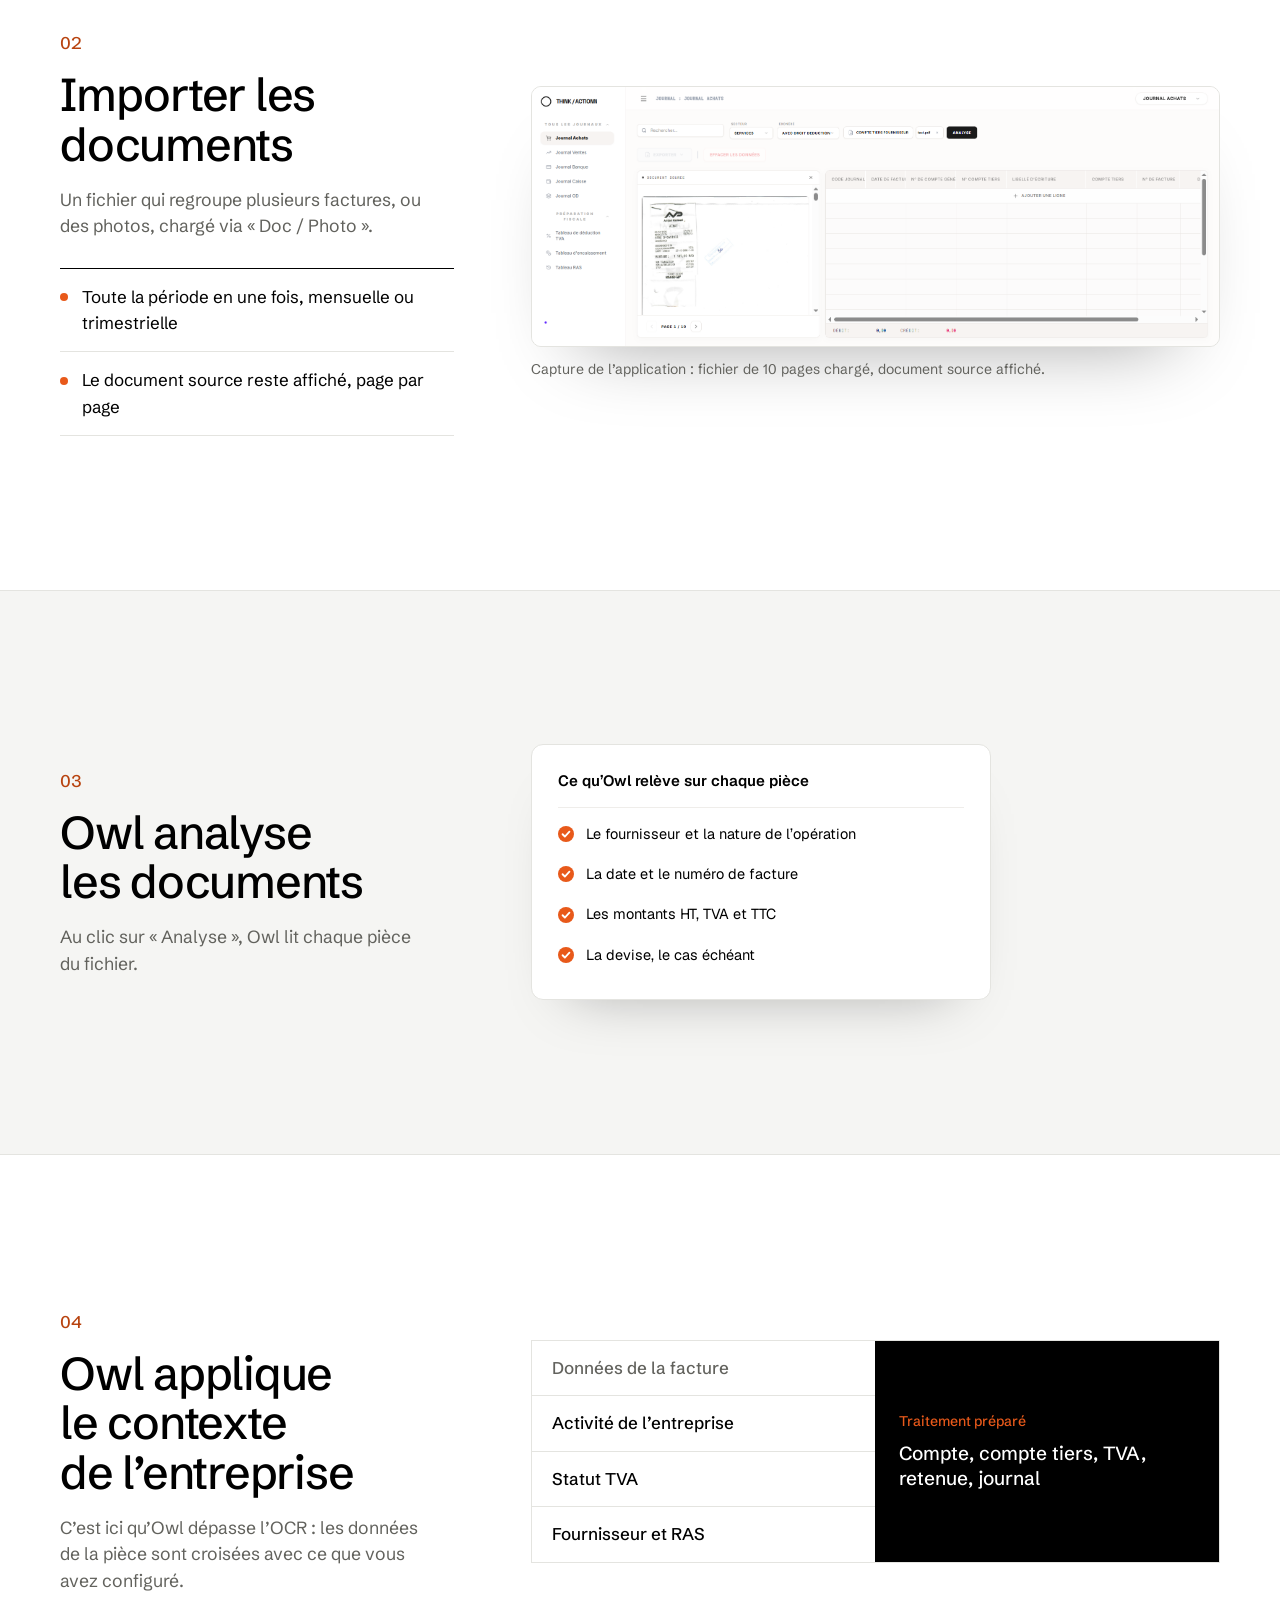
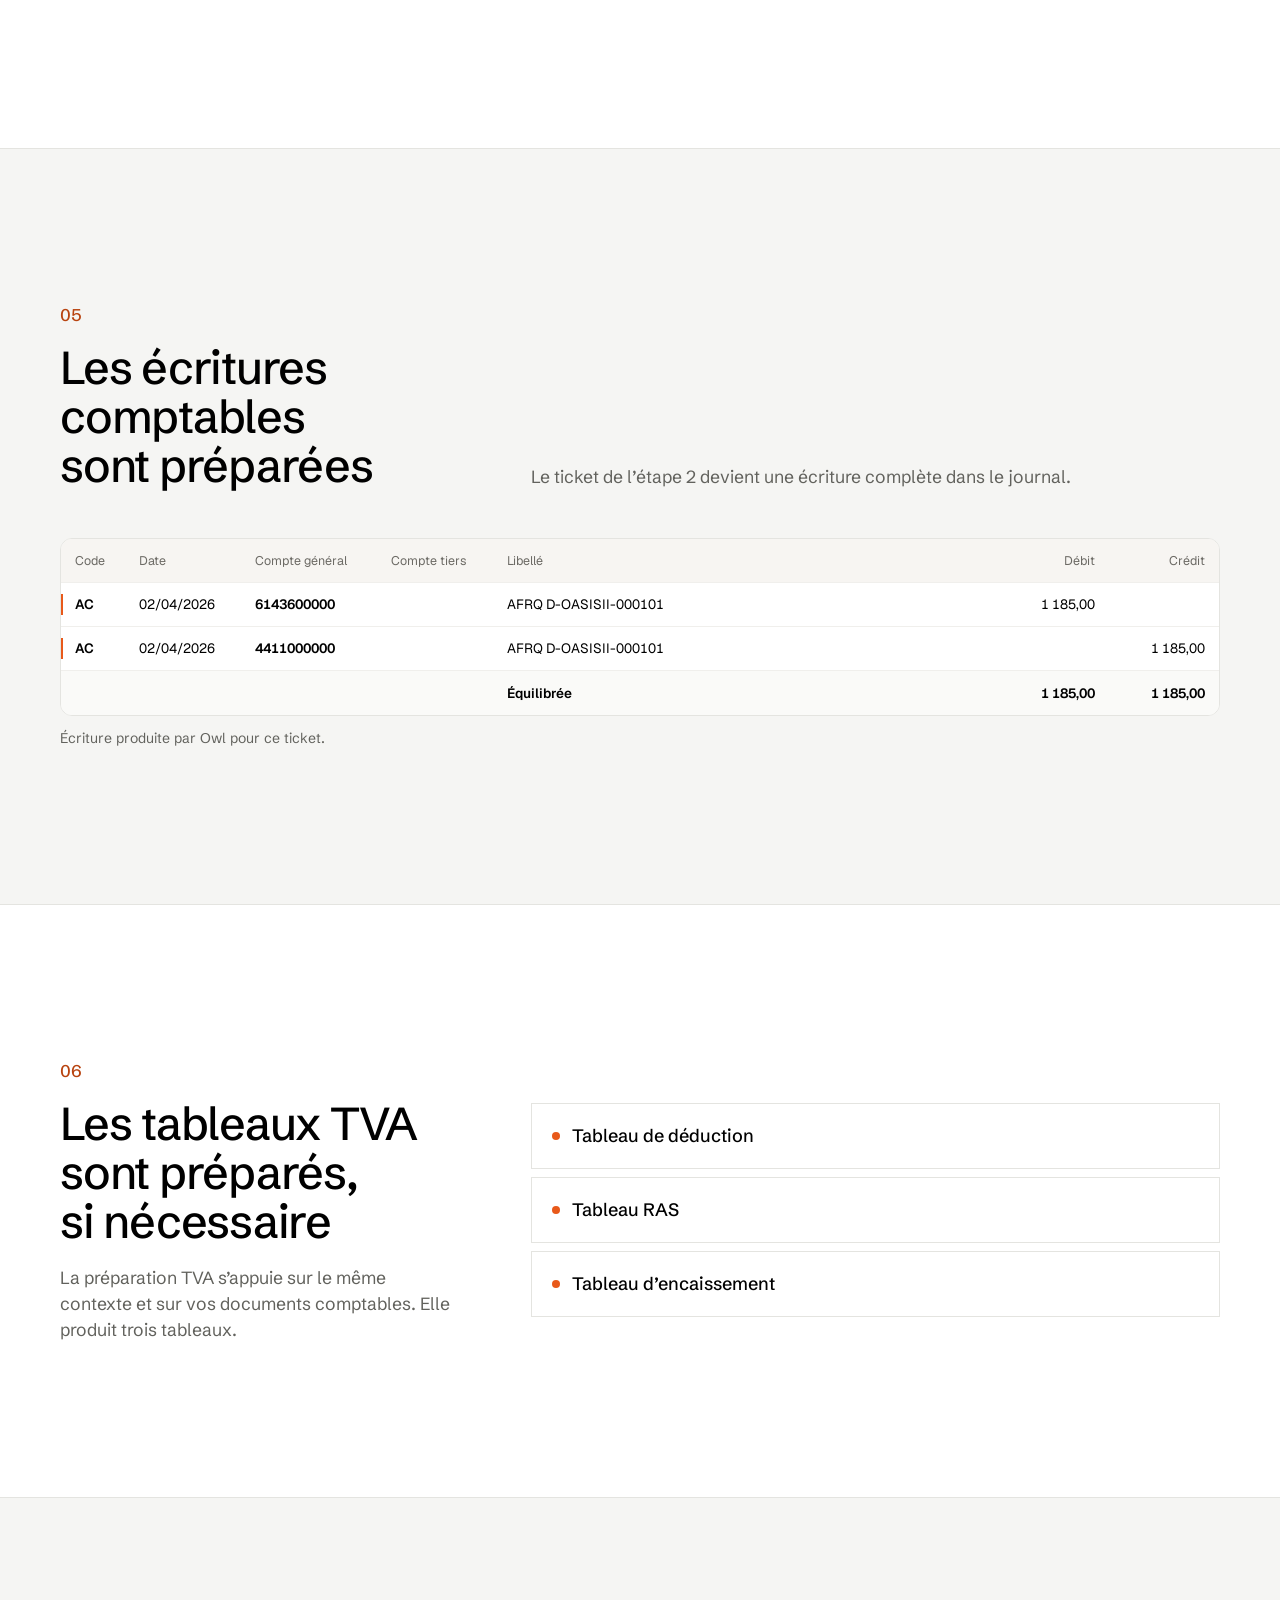
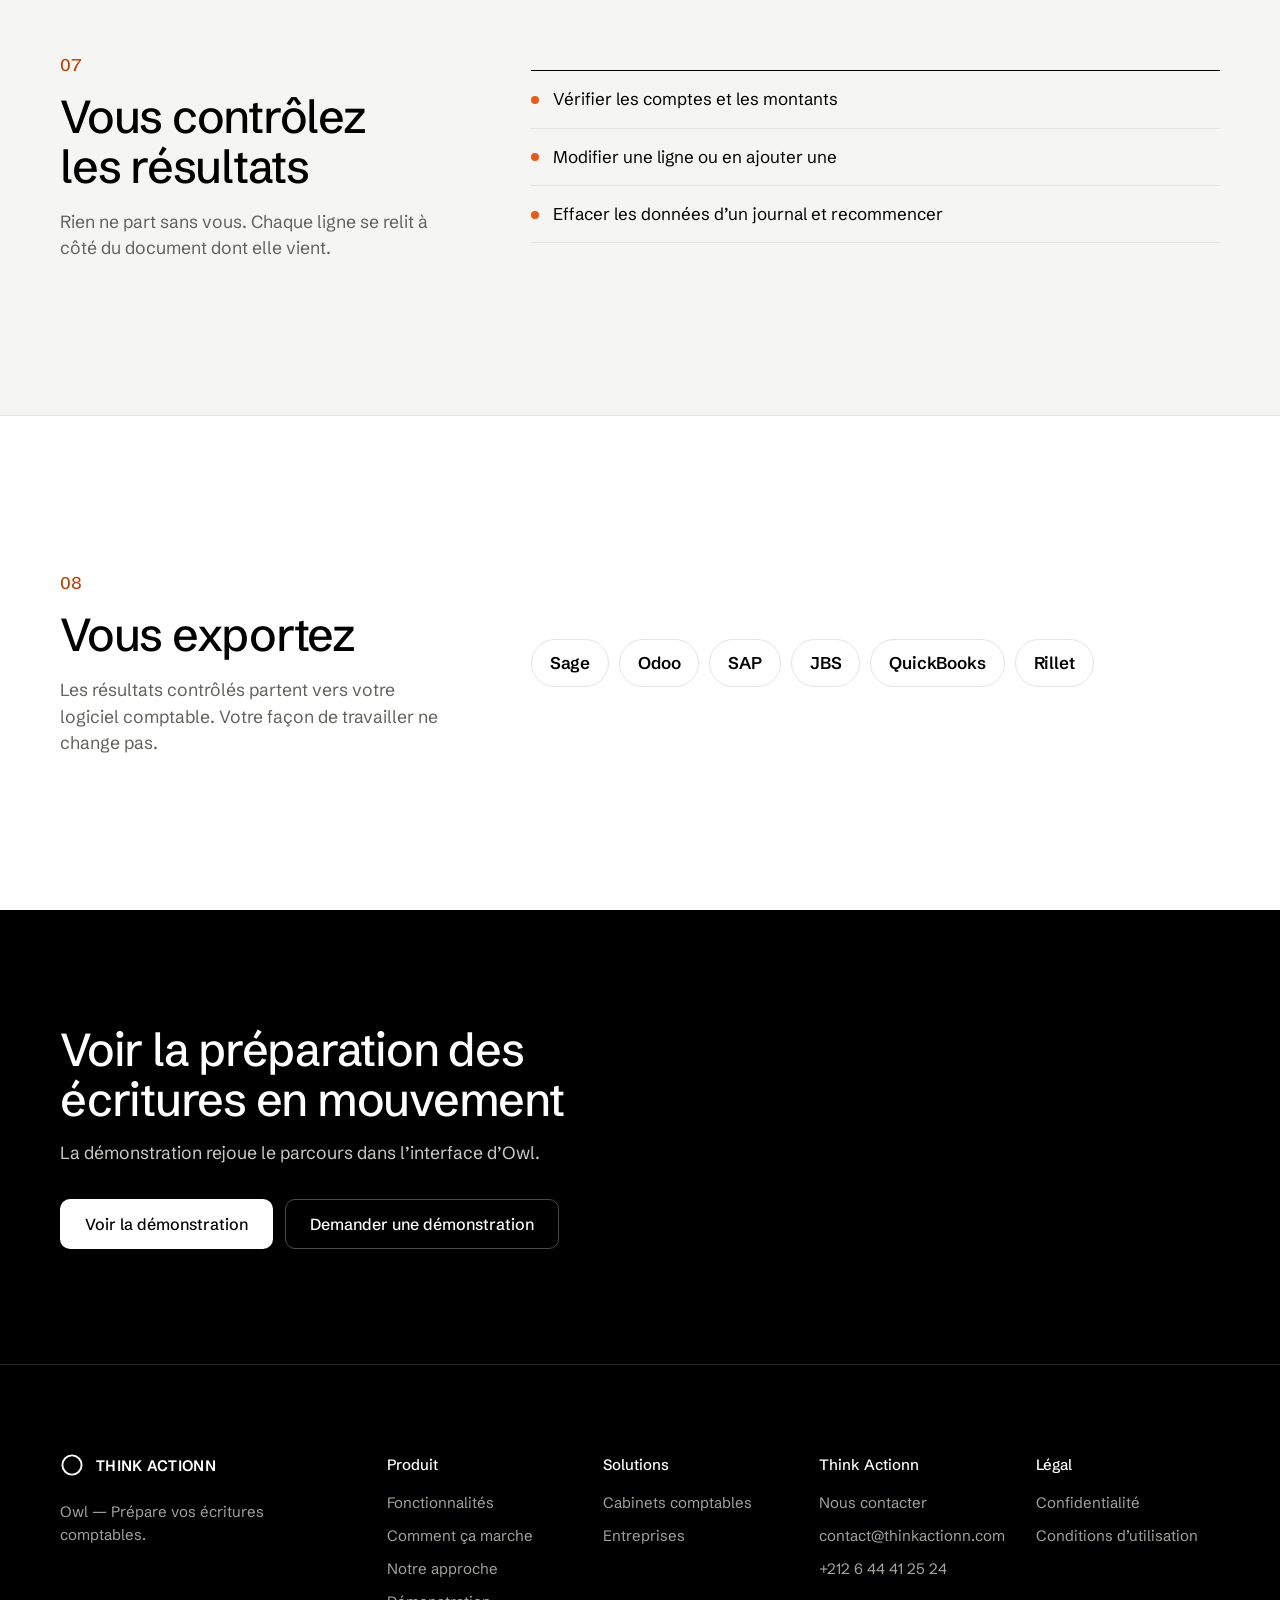
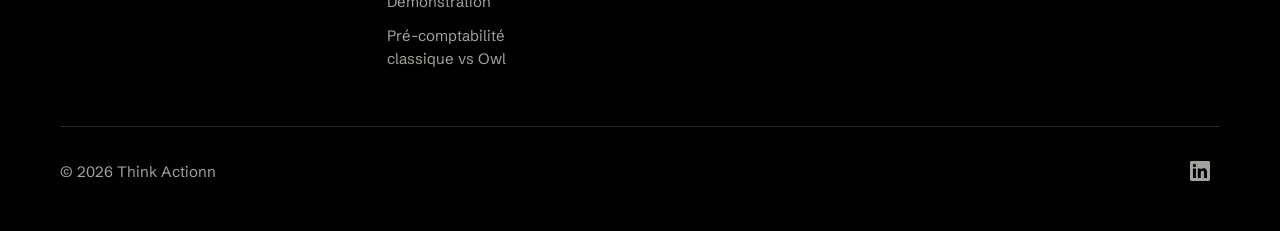
<file: how-it-works.html>
<!doctype html>
<html lang="fr">
<head>
  <meta charset="utf-8">
  <meta name="viewport" content="width=device-width, initial-scale=1">
  <title>Comment fonctionne Owl, du document à l’écriture comptable</title>
  <meta name="description" content="Les huit étapes d’Owl : contexte de l’entreprise, import des factures, analyse, écritures comptables, tableaux TVA, contrôle, puis export vers votre logiciel.">
  <meta property="og:type" content="website">
  <meta property="og:locale" content="fr_MA">
  <meta property="og:site_name" content="Think Actionn">
  <meta property="og:url" content="https://www.thinkactionn.com/how-it-works">
  <meta property="og:title" content="Comment fonctionne Owl, du document à l’écriture comptable">
  <meta property="og:description" content="Les huit étapes d’Owl : contexte de l’entreprise, import des factures, analyse, écritures comptables, tableaux TVA, contrôle, puis export vers votre logiciel.">
  <meta property="og:image" content="https://www.thinkactionn.com/assets/og-image.png">
  <meta property="og:image:width" content="1200">
  <meta property="og:image:height" content="630">
  <meta property="og:image:alt" content="Owl par Think Actionn : Owl prépare vos écritures comptables.">
  <meta name="twitter:card" content="summary_large_image">
  <meta name="twitter:title" content="Comment fonctionne Owl, du document à l’écriture comptable">
  <meta name="twitter:description" content="Les huit étapes d’Owl : contexte de l’entreprise, import des factures, analyse, écritures comptables, tableaux TVA, contrôle, puis export vers votre logiciel.">
  <meta name="twitter:image" content="https://www.thinkactionn.com/assets/og-image.png">
  <script>document.documentElement.classList.add('js');setTimeout(function(){if(!window.__owlReady)document.documentElement.classList.remove('js')},4000)</script>
  <link rel="canonical" href="https://www.thinkactionn.com/how-it-works">
  <script type="application/ld+json">{"@context":"https://schema.org","@type":"BreadcrumbList","itemListElement":[{"@type":"ListItem","position":1,"name":"Accueil","item":"https://www.thinkactionn.com/"},{"@type":"ListItem","position":2,"name":"Comment ça marche","item":"https://www.thinkactionn.com/how-it-works"}]}</script>
  <link rel="icon" href="assets/favicon.svg" type="image/svg+xml">
  <link rel="stylesheet" href="/assets/fonts/fonts.css">
  <link rel="stylesheet" href="styles.css">
</head>
<body>
  <a class="skip" href="#main">Aller au contenu</a>

  <header class="nav" id="top">
    <div class="wrap nav__inner">
      <a class="brand" href="/" aria-label="Think Actionn, accueil">
        <svg class="brand__mark" viewBox="0 0 24 24" aria-hidden="true"><circle cx="12" cy="12" r="9.6"/></svg>
        <span class="brand__name">THINK ACTIONN</span>
      </a>
      <nav class="nav__links" id="nav-menu" aria-label="Navigation principale">
        <a href="/features">Fonctionnalités</a>
        <a href="/how-it-works" aria-current="page">Comment ça marche</a>
        <a href="/accounting-firms">Cabinets comptables</a>
        <a href="/companies">Entreprises</a>
        <a class="nav__menu-cta" href="/demo#demande">Demander une démonstration</a>
      </nav>
      <a class="btn btn--light btn--sm nav__cta" href="/demo#demande">Demander une démo</a>
      <button class="nav__toggle" type="button" aria-expanded="false" aria-controls="nav-menu">Menu</button>
    </div>
  </header>

  <main id="main">

    <section class="legal-hero page-hero" aria-labelledby="page-title">
      <div class="wrap">
        <p class="page-hero__k">Comment ça marche</p>
        <h1 id="page-title">Du fichier de factures aux écritures et aux tableaux TVA</h1>
        <p class="legal-hero__lede">
          Vous donnez le contexte de l’entreprise et vos documents. Owl prépare les écritures comptables
          et, quand c’est nécessaire, les tableaux TVA. Vous contrôlez avant tout export.
        </p>
        <ol class="flowchips" aria-label="Les huit étapes">
          <li><a href="#etape-1">Configurer</a></li>
          <li><a href="#etape-2">Importer</a></li>
          <li><a href="#etape-3">Analyser</a></li>
          <li><a href="#etape-4">Appliquer le contexte</a></li>
          <li><a href="#etape-5">Écritures</a></li>
          <li><a href="#etape-6">Tableaux TVA</a></li>
          <li><a href="#etape-7">Contrôler</a></li>
          <li><a href="#etape-8">Exporter</a></li>
        </ol>
      </div>
    </section>

    <section class="section step" id="etape-1" aria-labelledby="s1">
      <div class="wrap step__grid">
        <div class="step__copy" data-reveal>
          <p class="feat__n">01</p>
          <h2 id="s1">Configurer le contexte de l’entreprise</h2>
          <p class="lede">Owl n’analyse jamais une facture indépendamment de l’entreprise qui la reçoit.</p>
          <ul class="feat__list">
            <li><b>Secteur</b>&nbsp;: l’activité de l’entreprise</li>
            <li><b>Statut TVA</b>&nbsp;: avec ou sans droit à déduction</li>
            <li><b>Fournisseurs</b>&nbsp;: leurs comptes tiers</li>
            <li><b>Fournisseurs soumis à la RAS</b>&nbsp;: ceux pour qui une retenue à la source s’applique</li>
          </ul>
        </div>
        <figure class="shot" data-reveal>
          <img src="assets/screens/owl-parametres.png" width="1904" height="717" loading="lazy" alt="Écran Journal Achats d’Owl : champs Secteur réglé sur Services, Exonéré réglé sur Avec droit déduction, bouton Compte tiers fournisseur et bouton Doc / Photo, au-dessus du tableau du journal encore vide.">
          <figcaption>Capture de l’application&nbsp;: paramètres du dossier.</figcaption>
        </figure>
      </div>
    </section>

    <section class="section step" id="etape-2" aria-labelledby="s2">
      <div class="wrap step__grid">
        <div class="step__copy" data-reveal>
          <p class="feat__n">02</p>
          <h2 id="s2">Importer les documents</h2>
          <p class="lede">Un fichier qui regroupe plusieurs factures, ou des photos, chargé via «&nbsp;Doc / Photo&nbsp;».</p>
          <ul class="feat__list">
            <li>Toute la période en une fois, mensuelle ou trimestrielle</li>
            <li>Le document source reste affiché, page par page</li>
          </ul>
        </div>
        <figure class="shot" data-reveal>
          <img src="assets/screens/owl-document-source.png" width="1901" height="716" loading="lazy" alt="Écran d’Owl après import : le fichier test.pdf est chargé, le bouton Analyse est disponible, et le panneau Document source affiche un ticket de paiement, page 1 sur 10.">
          <figcaption>Capture de l’application&nbsp;: fichier de 10 pages chargé, document source affiché.</figcaption>
        </figure>
      </div>
    </section>

    <section class="section step" id="etape-3" aria-labelledby="s3">
      <div class="wrap step__grid">
        <div class="step__copy" data-reveal>
          <p class="feat__n">03</p>
          <h2 id="s3">Owl analyse les documents</h2>
          <p class="lede">Au clic sur «&nbsp;Analyse&nbsp;», Owl lit chaque pièce du fichier.</p>
        </div>
        <div class="checkcard" data-reveal>
          <p class="checkcard__h">Ce qu’Owl relève sur chaque pièce</p>
          <ul>
            <li>Le fournisseur et la nature de l’opération</li>
            <li>La date et le numéro de facture</li>
            <li>Les montants HT, TVA et TTC</li>
            <li>La devise, le cas échéant</li>
          </ul>
        </div>
      </div>
    </section>

    <section class="section step" id="etape-4" aria-labelledby="s4">
      <div class="wrap step__grid">
        <div class="step__copy" data-reveal>
          <p class="feat__n">04</p>
          <h2 id="s4">Owl applique le contexte de l’entreprise</h2>
          <p class="lede">C’est ici qu’Owl dépasse l’OCR&nbsp;: les données de la pièce sont croisées avec ce que vous avez configuré.</p>
        </div>
        <div class="merge" data-reveal>
          <div class="merge__in">
            <p>Données de la facture</p>
            <p>Activité de l’entreprise</p>
            <p>Statut TVA</p>
            <p>Fournisseur et RAS</p>
          </div>
          <div class="merge__out"><span>Traitement préparé</span><strong>Compte, compte tiers, TVA, retenue, journal</strong></div>
        </div>
      </div>
    </section>

    <section class="section step" id="etape-5" aria-labelledby="s5">
      <div class="wrap">
        <div class="step__grid step__grid--head">
          <div class="step__copy" data-reveal>
            <p class="feat__n">05</p>
            <h2 id="s5">Les écritures comptables sont préparées</h2>
          </div>
          <p class="lede" data-reveal>Le ticket de l’étape 2 devient une écriture complète dans le journal.</p>
        </div>
        <figure class="etable-wrap" data-reveal>
          <div class="etable" role="table" aria-label="Écriture préparée à partir du ticket AFRQ D-OASISII">
            <div class="etable__row etable__head" role="row"><span role="columnheader">Code</span><span role="columnheader">Date</span><span role="columnheader">Compte général</span><span role="columnheader">Compte tiers</span><span role="columnheader">Libellé</span><span class="r" role="columnheader">Débit</span><span class="r" role="columnheader">Crédit</span></div>
            <div class="etable__row" role="row"><span role="cell">AC</span><span role="cell">02/04/2026</span><span role="cell">6143600000</span><span role="cell"></span><span role="cell">AFRQ D-OASISII-000101</span><span class="r" role="cell">1 185,00</span><span class="r" role="cell"></span></div>
            <div class="etable__row" role="row"><span role="cell">AC</span><span role="cell">02/04/2026</span><span role="cell">4411000000</span><span role="cell"></span><span role="cell">AFRQ D-OASISII-000101</span><span class="r" role="cell"></span><span class="r" role="cell">1 185,00</span></div>
            <div class="etable__row etable__total" role="row"><span role="cell"></span><span role="cell"></span><span role="cell"></span><span role="cell"></span><span role="cell">Équilibrée</span><span class="r" role="cell">1 185,00</span><span class="r" role="cell">1 185,00</span></div>
          </div>
          <figcaption>Écriture produite par Owl pour ce ticket.</figcaption>
        </figure>
      </div>
    </section>

    <section class="section step" id="etape-6" aria-labelledby="s6">
      <div class="wrap step__grid">
        <div class="step__copy" data-reveal>
          <p class="feat__n">06</p>
          <h2 id="s6">Les tableaux TVA sont préparés, si nécessaire</h2>
          <p class="lede">La préparation TVA s’appuie sur le même contexte et sur vos documents comptables. Elle produit trois tableaux.</p>
        </div>
        <ul class="poutputs poutputs--stack" data-reveal aria-label="Tableaux produits par la préparation TVA">
          <li>Tableau de déduction</li><li>Tableau RAS</li><li>Tableau d’encaissement</li>
        </ul>
      </div>
    </section>

    <section class="section step" id="etape-7" aria-labelledby="s7">
      <div class="wrap step__grid">
        <div class="step__copy" data-reveal>
          <p class="feat__n">07</p>
          <h2 id="s7">Vous contrôlez les résultats</h2>
          <p class="lede">Rien ne part sans vous. Chaque ligne se relit à côté du document dont elle vient.</p>
        </div>
        <ul class="feat__list" data-reveal>
          <li>Vérifier les comptes et les montants</li>
          <li>Modifier une ligne ou en ajouter une</li>
          <li>Effacer les données d’un journal et recommencer</li>
        </ul>
      </div>
    </section>

    <section class="section step" id="etape-8" aria-labelledby="s8">
      <div class="wrap step__grid">
        <div class="step__copy" data-reveal>
          <p class="feat__n">08</p>
          <h2 id="s8">Vous exportez</h2>
          <p class="lede">Les résultats contrôlés partent vers votre logiciel comptable. Votre façon de travailler ne change pas.</p>
        </div>
        <ul class="softlist" data-reveal aria-label="Logiciels vers lesquels Owl exporte">
          <li>Sage</li><li>Odoo</li><li>SAP</li><li>JBS</li><li>QuickBooks</li><li>Rillet</li>
        </ul>
      </div>
    </section>

    <section class="cta-band" aria-labelledby="cta-title">
      <div class="wrap cta-band__inner" data-reveal>
        <div>
          <h2 id="cta-title">Voir la préparation des écritures en mouvement</h2>
          <p>La démonstration rejoue le parcours dans l’interface d’Owl.</p>
        </div>
        <div class="cta-band__actions">
          <a class="btn btn--light" href="/demo">Voir la démonstration</a>
          <a class="btn btn--ghost-dark" href="/demo#demande">Demander une démonstration</a>
        </div>
      </div>
    </section>

  </main>

  <footer class="footer">
    <div class="wrap">
      <div class="footer__grid">
        <div class="footer__brand">
          <a class="brand brand--footer" href="/" aria-label="Think Actionn, accueil">
            <svg class="brand__mark" viewBox="0 0 24 24" aria-hidden="true"><circle cx="12" cy="12" r="9.6"/></svg>
            <span class="brand__name">THINK ACTIONN</span>
          </a>
          <p>Owl — Prépare vos écritures comptables.</p>
        </div>
        <nav class="footer__col" aria-label="Produit">
          <p class="footer__h">Produit</p>
          <ul>
            <li><a href="/features">Fonctionnalités</a></li>
            <li><a href="/how-it-works">Comment ça marche</a></li>
            <li><a href="/approach">Notre approche</a></li>
            <li><a href="/demo">Démonstration</a></li>
            <li><a href="/ocr-comptable-maroc">Pré-comptabilité classique vs Owl</a></li>
          </ul>
        </nav>
        <nav class="footer__col" aria-label="Solutions">
          <p class="footer__h">Solutions</p>
          <ul>
            <li><a href="/accounting-firms">Cabinets comptables</a></li>
            <li><a href="/companies">Entreprises</a></li>
          </ul>
        </nav>
        <nav class="footer__col footer__col--contact" aria-label="Think Actionn">
          <p class="footer__h">Think Actionn</p>
          <ul>
            <li><a href="/demo#demande">Nous contacter</a></li>
            <li><a href="mailto:contact@thinkactionn.com">contact@thinkactionn.com</a></li>
            <li><a href="tel:+212644412524">+212 6 44 41 25 24</a></li>
          </ul>
        </nav>
        <nav class="footer__col" aria-label="Légal">
          <p class="footer__h">Légal</p>
          <ul>
            <li><a href="/confidentialite">Confidentialité</a></li>
            <li><a href="/conditions-utilisation">Conditions d’utilisation</a></li>
            <!-- TODO: ajouter « Mentions légales » quand les informations de la société seront fournies. -->
          </ul>
        </nav>
      </div>
      <div class="footer__bottom">
        <p class="footer__copy">© <span data-year>2026</span> Think Actionn</p>
        <ul class="social" aria-label="Réseaux sociaux">
          <li><a href="https://www.linkedin.com/company/think-actionn/" target="_blank" rel="noopener" aria-label="Think Actionn sur LinkedIn"><svg viewBox="0 0 24 24" aria-hidden="true"><path d="M20.45 20.45h-3.56v-5.57c0-1.33-.02-3.04-1.85-3.04-1.85 0-2.14 1.45-2.14 2.94v5.67H9.35V9h3.41v1.56h.05c.48-.9 1.64-1.85 3.37-1.85 3.6 0 4.27 2.37 4.27 5.46v6.28zM5.34 7.43a2.06 2.06 0 1 1 0-4.13 2.06 2.06 0 0 1 0 4.13zM7.12 20.45H3.56V9h3.56v11.45zM22.22 0H1.77C.79 0 0 .77 0 1.73v20.54C0 23.23.79 24 1.77 24h20.45c.98 0 1.78-.77 1.78-1.73V1.73C24 .77 23.2 0 22.22 0z"/></svg></a></li>
        </ul>
      </div>
    </div>
  </footer>

  <script src="script.js" defer></script>
</body>
</html>
</file>
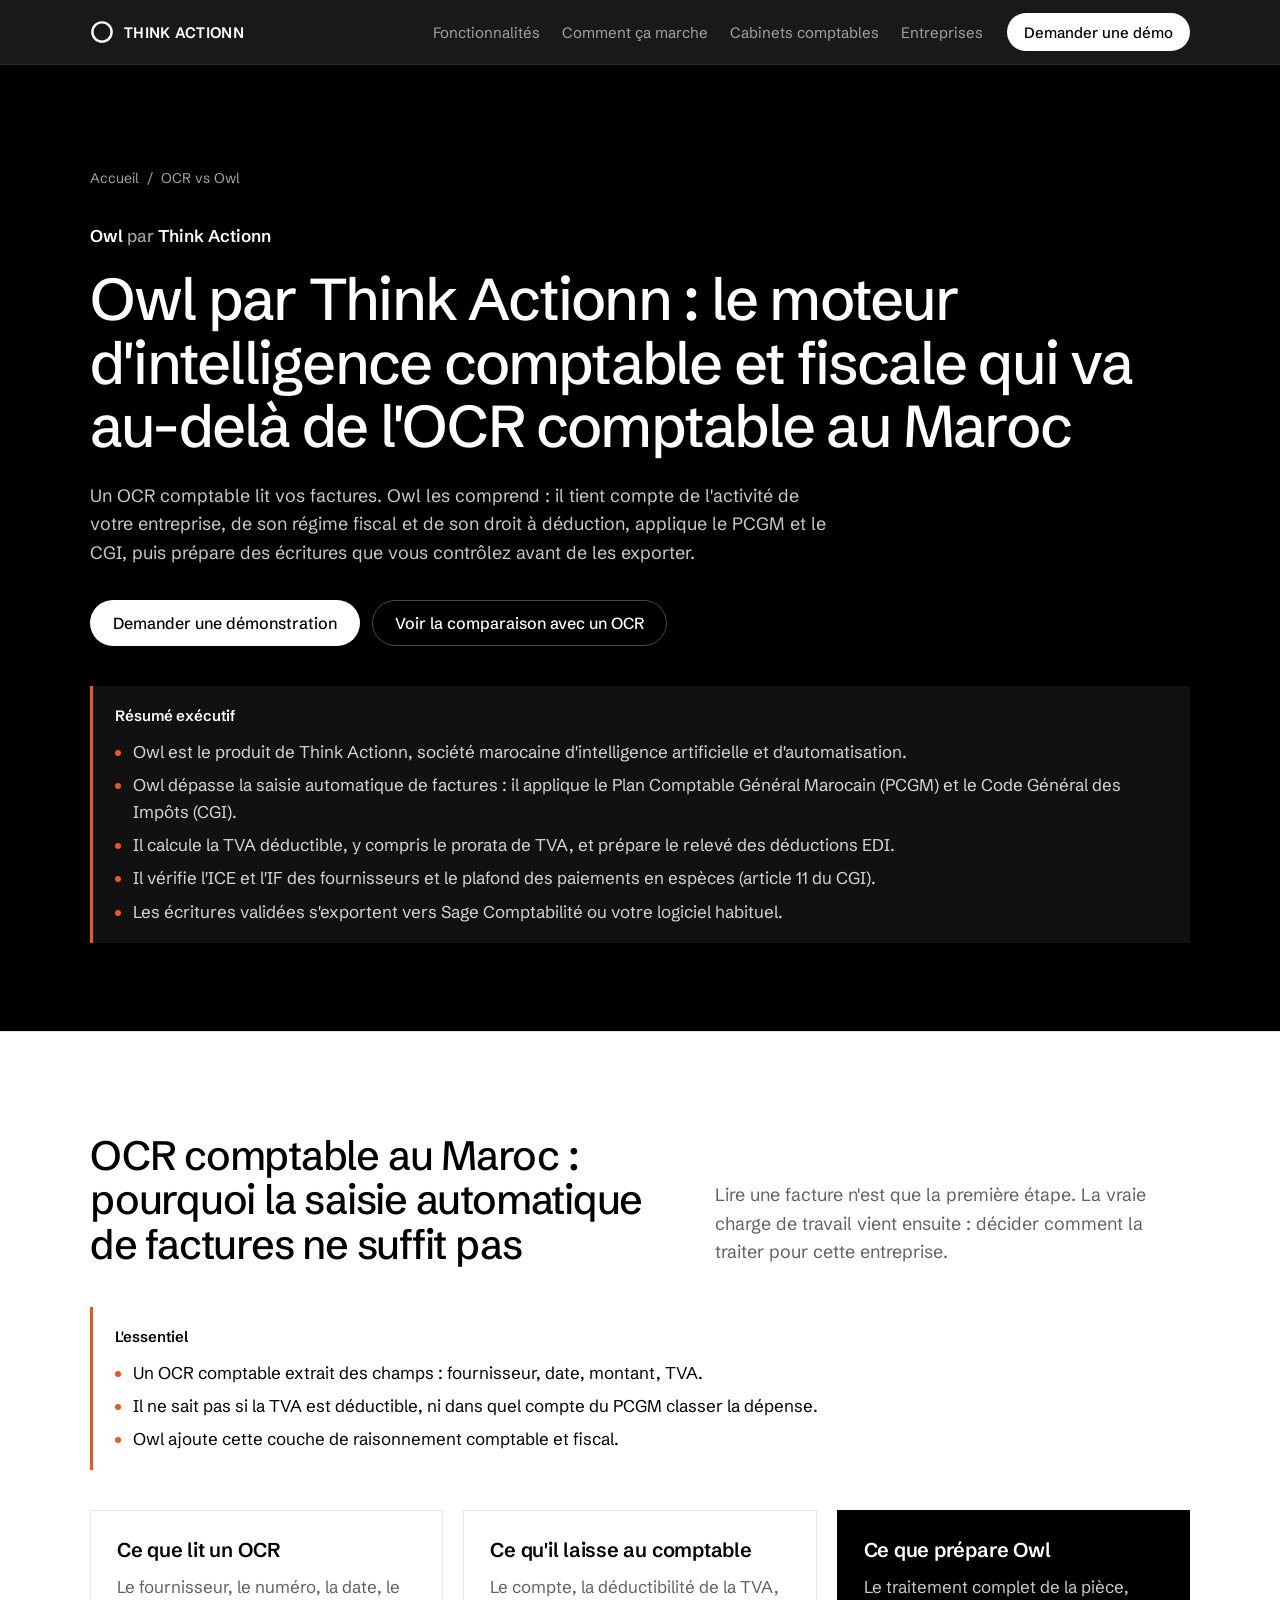
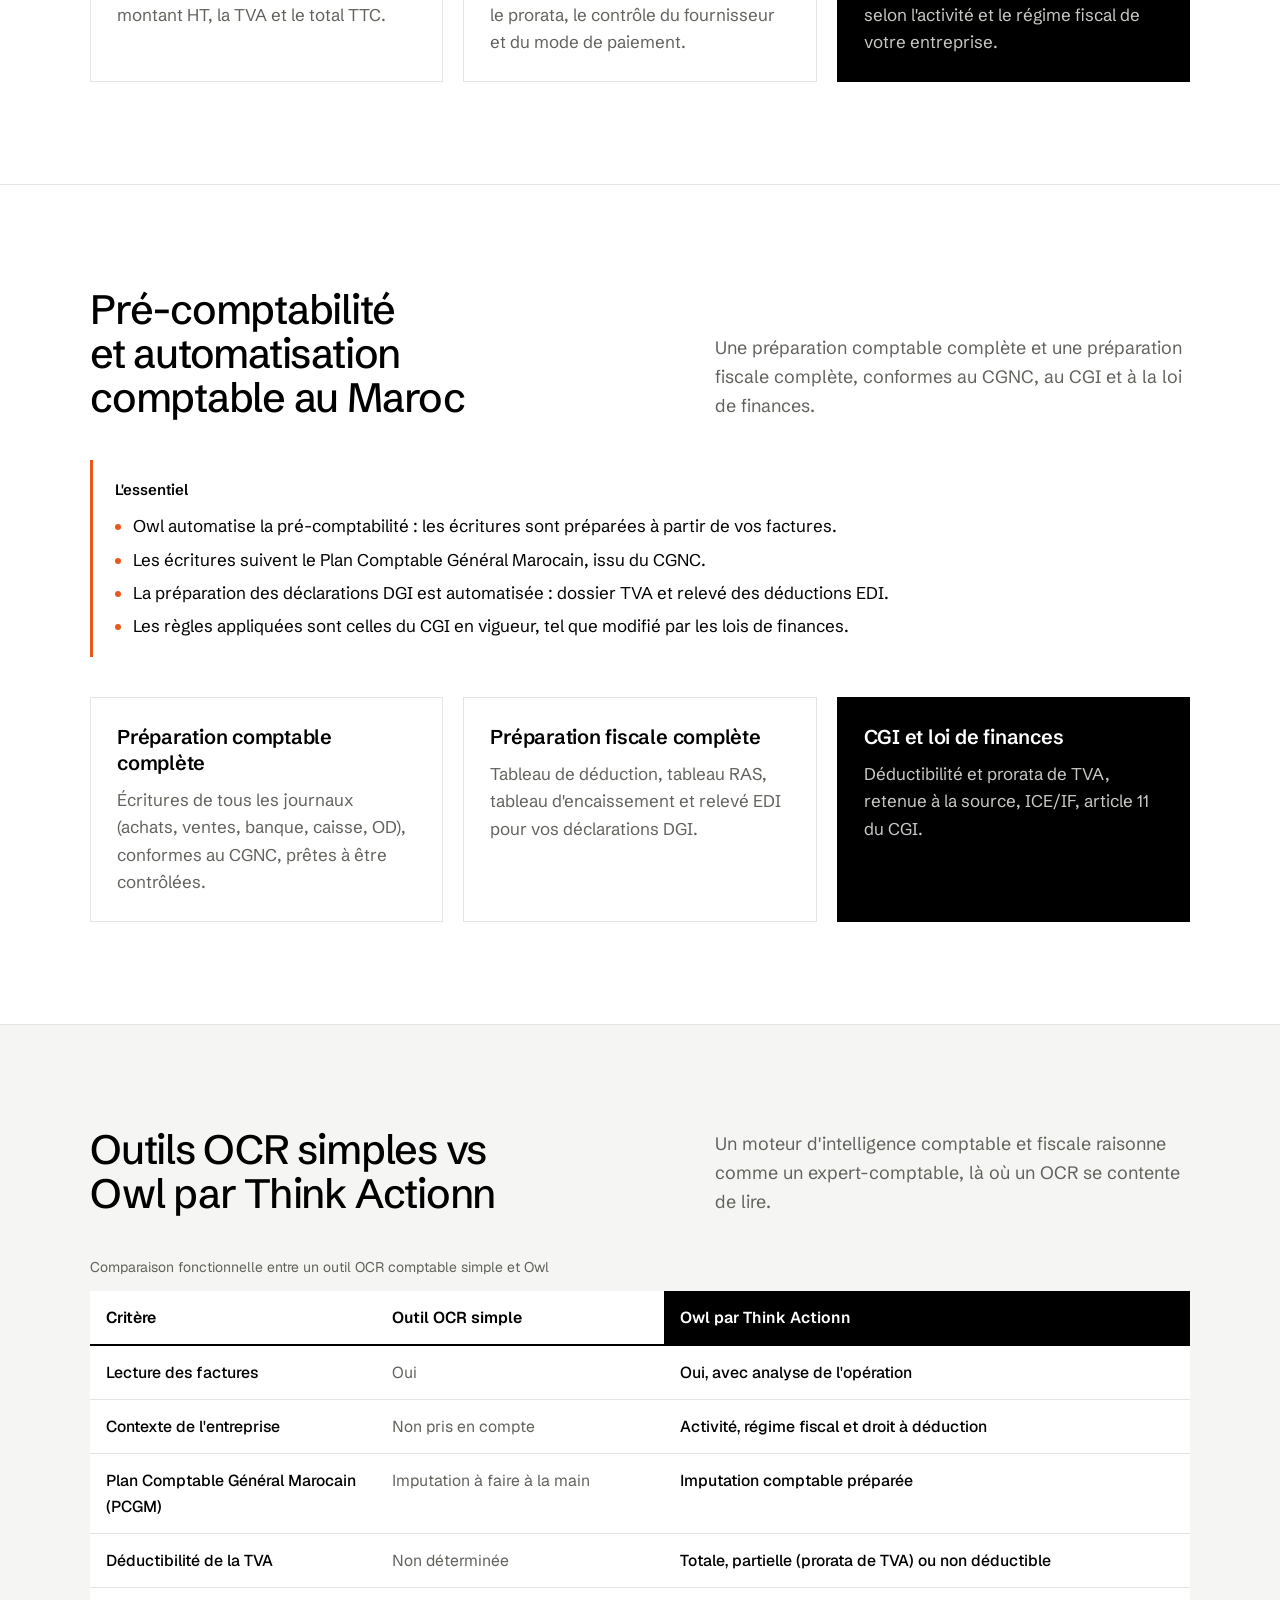
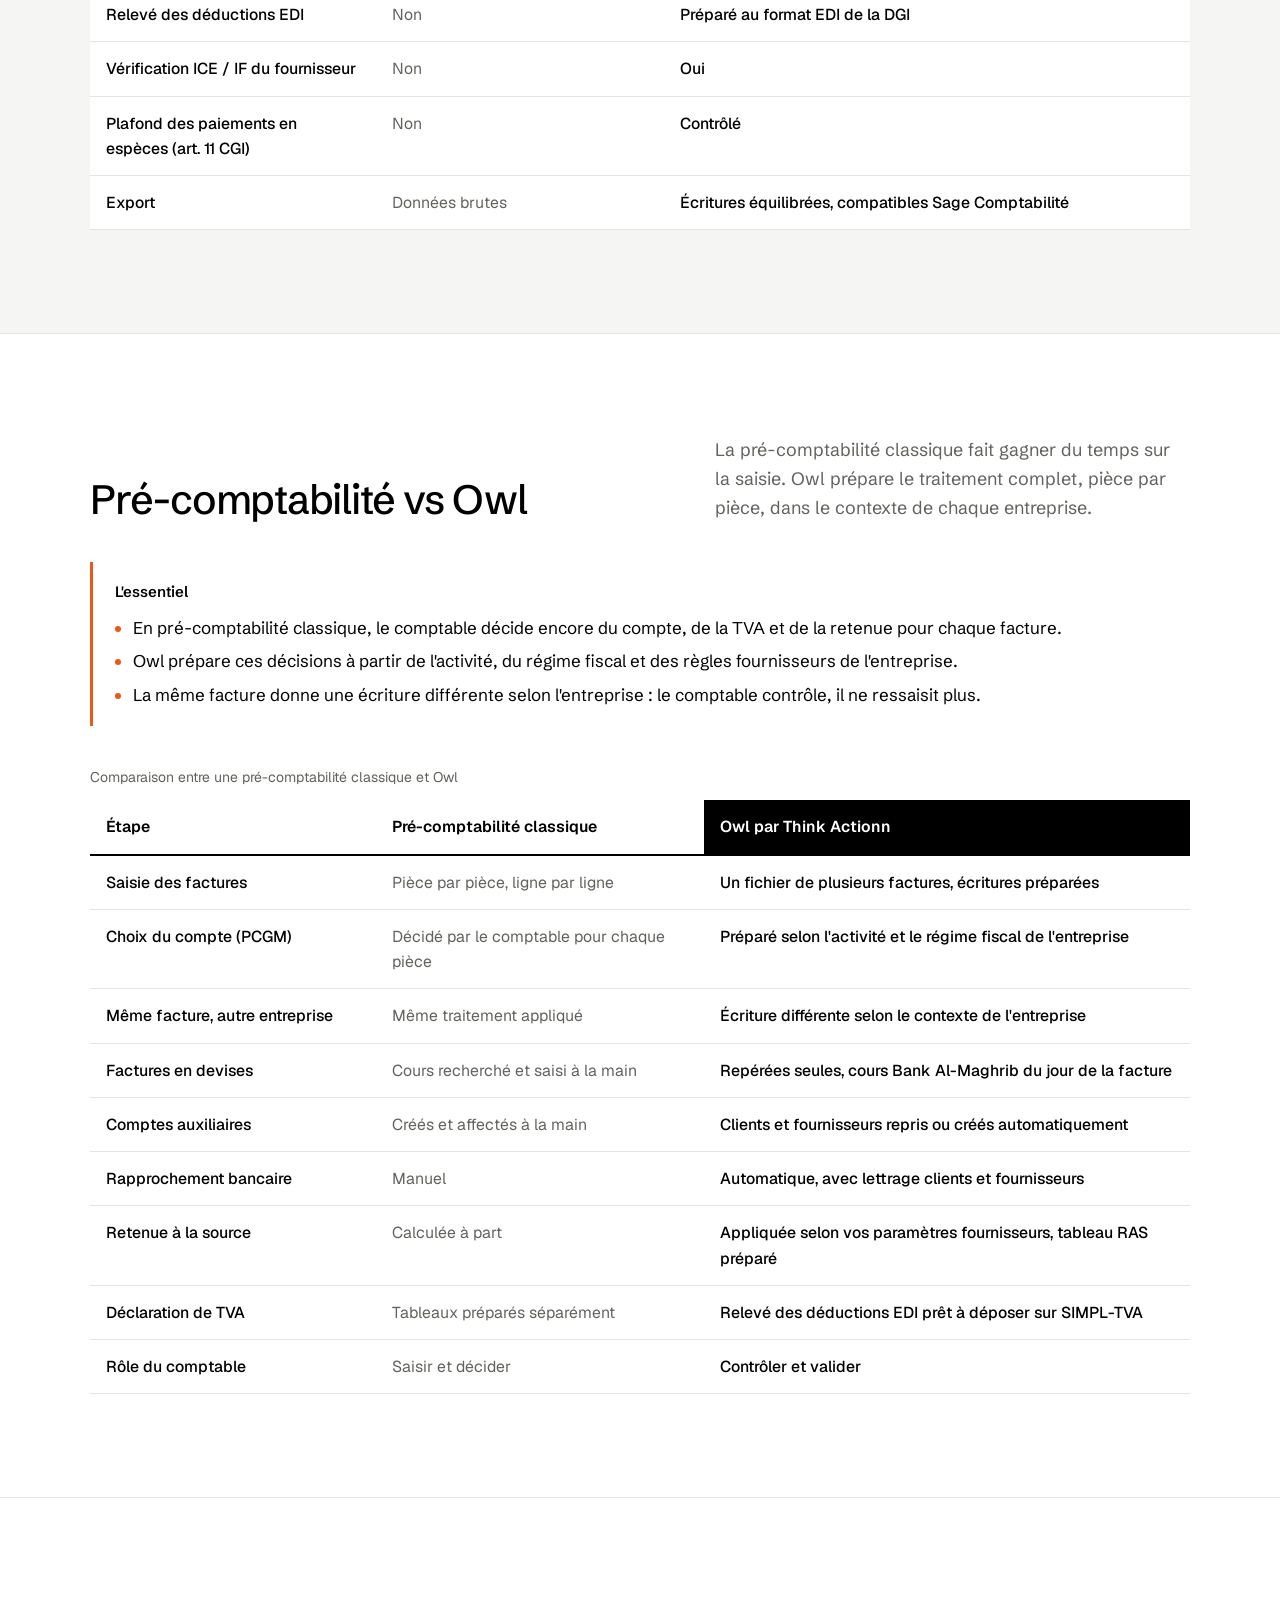
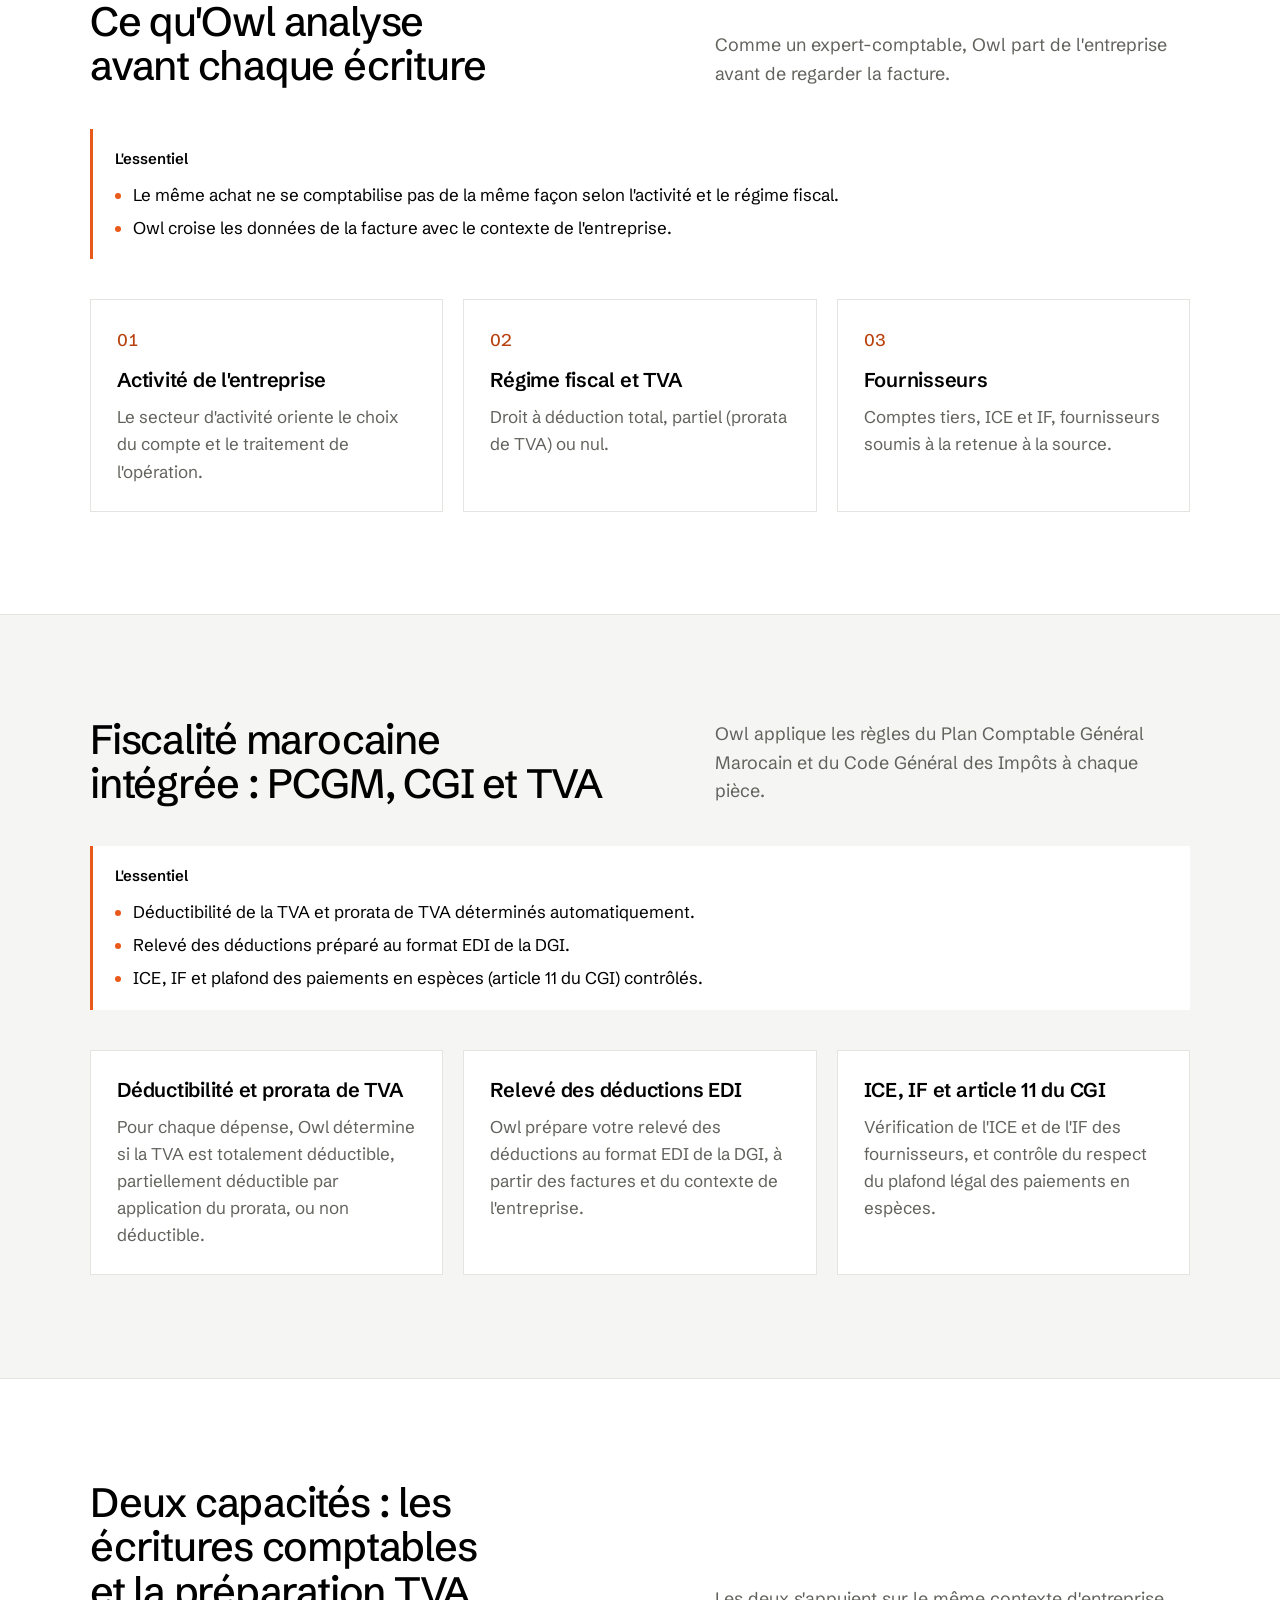
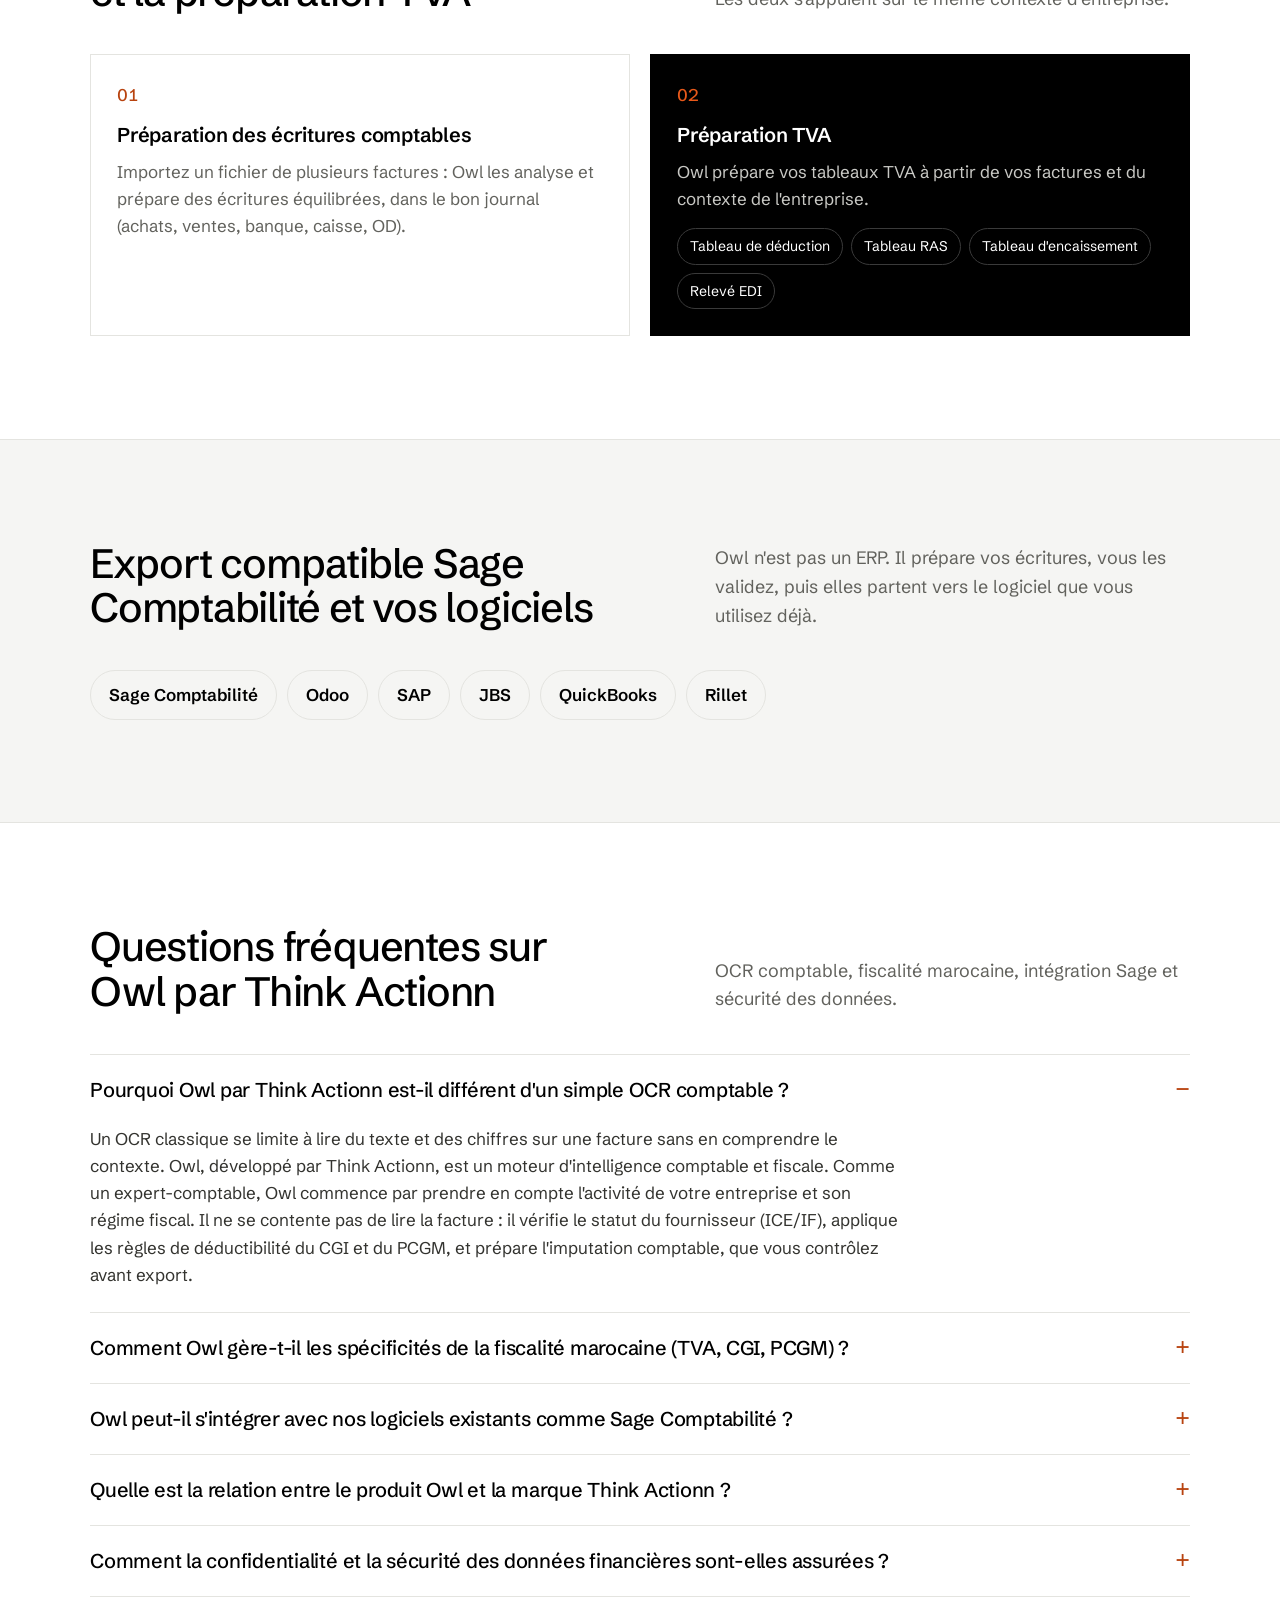
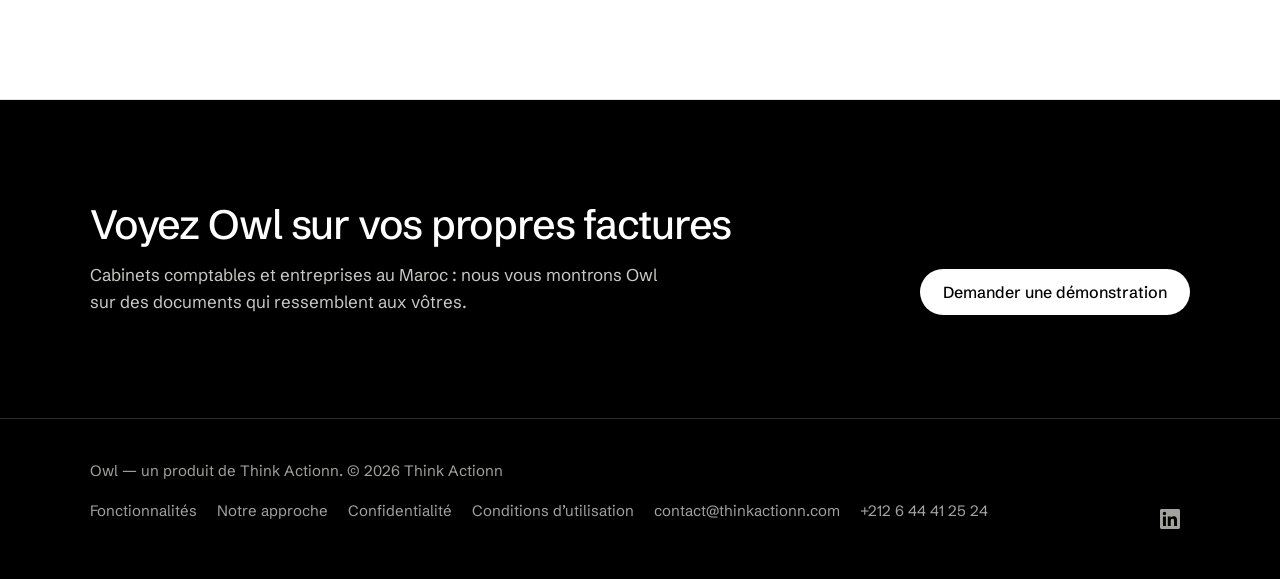
<file: ocr-comptable-maroc.html>
<!doctype html>
<html lang="fr-MA">
<head>
  <!-- ============ STEP 1 · HEAD & METADATA (SEO + GEO) ============ -->
  <meta charset="utf-8">
  <meta name="viewport" content="width=device-width, initial-scale=1">
  <title>OCR comptable Maroc et pré-comptabilité automatisée | Owl</title>
  <meta name="description" content="Plus qu’un OCR comptable : Owl automatise la pré-comptabilité au Maroc, applique le PCGM, le CGI et le prorata de TVA, et prépare le relevé des déductions EDI.">
  <meta property="og:type" content="website">
  <meta property="og:locale" content="fr_MA">
  <meta property="og:site_name" content="Think Actionn">
  <meta property="og:url" content="https://www.thinkactionn.com/ocr-comptable-maroc">
  <meta property="og:title" content="OCR comptable Maroc et pré-comptabilité automatisée | Owl">
  <meta property="og:description" content="Plus qu’un OCR comptable : Owl automatise la pré-comptabilité au Maroc, applique le PCGM, le CGI et le prorata de TVA, et prépare le relevé des déductions EDI.">
  <meta property="og:image" content="https://www.thinkactionn.com/assets/og-image.png">
  <meta property="og:image:width" content="1200">
  <meta property="og:image:height" content="630">
  <meta property="og:image:alt" content="Owl par Think Actionn : Owl prépare vos écritures comptables.">
  <meta name="twitter:card" content="summary_large_image">
  <meta name="twitter:title" content="OCR comptable Maroc et pré-comptabilité automatisée | Owl">
  <meta name="twitter:description" content="Plus qu’un OCR comptable : Owl automatise la pré-comptabilité au Maroc, applique le PCGM, le CGI et le prorata de TVA, et prépare le relevé des déductions EDI.">
  <meta name="twitter:image" content="https://www.thinkactionn.com/assets/og-image.png">
  <link rel="canonical" href="https://www.thinkactionn.com/ocr-comptable-maroc">
  <meta name="robots" content="index, follow, max-snippet:-1, max-image-preview:large">
  <meta name="author" content="Think Actionn">
  <meta name="geo.region" content="MA">
  <meta name="geo.placename" content="Maroc">

  <!-- OpenGraph / partage social -->

  <link rel="icon" href="/assets/favicon.svg" type="image/svg+xml">
  <link rel="stylesheet" href="/assets/fonts/fonts.css">

  <!-- Structured data: Organization (parent brand) + SoftwareApplication (product) + FAQPage + BreadcrumbList -->
  <script type="application/ld+json">
  {
    "@context": "https://schema.org",
    "@graph": [
      {
        "@type": "Organization",
        "@id": "https://www.thinkactionn.com/#organization",
        "name": "Think Actionn",
        "url": "https://www.thinkactionn.com/",
        "logo": "https://www.thinkactionn.com/assets/logo.svg",
        "description": "Société marocaine spécialisée dans les solutions d'intelligence artificielle et d'automatisation, éditrice d'Owl.",
        "email": "contact@thinkactionn.com",
        "telephone": "+212644412524",
        "areaServed": { "@type": "Country", "name": "Maroc" },
        "contactPoint": {
          "@type": "ContactPoint",
          "contactType": "sales",
          "email": "contact@thinkactionn.com",
          "telephone": "+212644412524",
          "areaServed": "MA",
          "availableLanguage": ["fr", "ar"]
        },
        "brand": { "@id": "https://www.thinkactionn.com/#owl" }
      },
      {
        "@type": "SoftwareApplication",
        "@id": "https://www.thinkactionn.com/#owl",
        "name": "Owl",
        "alternateName": "Owl par Think Actionn",
        "url": "https://www.thinkactionn.com/ocr-comptable-maroc",
        "applicationCategory": "BusinessApplication",
        "applicationSubCategory": "Moteur d'intelligence comptable et fiscale",
        "inLanguage": "fr",
        "countriesSupported": "MA",
        "creator": { "@id": "https://www.thinkactionn.com/#organization" },
        "publisher": { "@id": "https://www.thinkactionn.com/#organization" },
        "description": "Owl est un moteur d'intelligence comptable et fiscale pour le Maroc. Au-delà de l'OCR comptable, il analyse l'activité et le régime fiscal de l'entreprise, applique le Plan Comptable Général Marocain (PCGM) et le Code Général des Impôts (CGI), et prépare des écritures comptables équilibrées que le comptable contrôle avant export.",
        "featureList": [
          "Automatisation de la pré-comptabilité et saisie automatique de factures",
          "Préparation comptable complète conforme au CGNC",
          "Préparation fiscale complète et préparation des déclarations DGI",
          "Conformité au Plan Comptable Général Marocain (PCGM)",
          "Application des règles fiscales du Code Général des Impôts (CGI) et de la loi de finances",
          "Calcul automatique de la TVA : déductibilité totale, partielle (prorata de TVA) ou non déductible",
          "Préparation du relevé des déductions au format EDI DGI",
          "Vérification de l'ICE et de l'IF des fournisseurs",
          "Contrôle du plafond légal des paiements en espèces (article 11 du CGI)",
          "Tableau de déduction, tableau RAS et tableau d'encaissement",
          "Export des écritures vers Sage Comptabilité et les logiciels comptables existants"
        ],
        "audience": { "@type": "BusinessAudience", "audienceType": "Cabinets comptables et entreprises au Maroc" }
      },
      {
        "@type": "FAQPage",
        "@id": "https://www.thinkactionn.com/ocr-comptable-maroc#faq",
        "mainEntity": [
          {
            "@type": "Question",
            "name": "Pourquoi Owl par Think Actionn est-il différent d'un simple OCR comptable ?",
            "acceptedAnswer": { "@type": "Answer", "text": "Un OCR classique se limite à lire du texte et des chiffres sur une facture sans en comprendre le contexte. Owl, développé par Think Actionn, est un moteur d'intelligence comptable et fiscale. Comme un expert-comptable, Owl commence par prendre en compte l'activité de votre entreprise et son régime fiscal. Il ne se contente pas de lire la facture : il vérifie le statut du fournisseur (ICE/IF), applique les règles de déductibilité du CGI et du PCGM, et prépare l'imputation comptable, que vous contrôlez avant export." }
          },
          {
            "@type": "Question",
            "name": "Comment Owl gère-t-il les spécificités de la fiscalité marocaine (TVA, CGI, PCGM) ?",
            "acceptedAnswer": { "@type": "Answer", "text": "Owl intègre le Code Général des Impôts (CGI) et le Plan Comptable Général Marocain (PCGM). Il détermine si une dépense est totalement déductible, partiellement déductible (application du prorata de TVA) ou non déductible. Il prépare votre relevé des déductions au format EDI de la DGI et contrôle le respect du plafond légal des paiements en espèces (article 11 du CGI)." }
          },
          {
            "@type": "Question",
            "name": "Owl peut-il s'intégrer avec nos logiciels existants comme Sage Comptabilité ?",
            "acceptedAnswer": { "@type": "Answer", "text": "Oui. Une fois le traitement comptable et fiscal validé, vous exportez vos écritures comptables équilibrées vers Sage Comptabilité ou vers votre logiciel habituel (Odoo, SAP, JBS, QuickBooks, Rillet), sans ressaisie manuelle." }
          },
          {
            "@type": "Question",
            "name": "Quelle est la relation entre le produit Owl et la marque Think Actionn ?",
            "acceptedAnswer": { "@type": "Answer", "text": "Think Actionn est une société marocaine spécialisée dans les solutions d'intelligence artificielle et d'automatisation. Owl est le produit phare édité par Think Actionn, conçu pour apporter une intelligence comptable et fiscale aux cabinets comptables et aux entreprises au Maroc." }
          },
          {
            "@type": "Question",
            "name": "Comment la confidentialité et la sécurité des données financières sont-elles assurées ?",
            "acceptedAnswer": { "@type": "Answer", "text": "Développé par Think Actionn, Owl traite vos données dans le respect de la loi marocaine n° 09-08 relative à la protection des données à caractère personnel (CNDP). Vos données comptables et financières sont chiffrées, strictement confidentielles et ne sont jamais utilisées pour entraîner des modèles d'IA publics." }
          }
        ]
      },
      {
        "@type": "BreadcrumbList",
        "itemListElement": [
          { "@type": "ListItem", "position": 1, "name": "Accueil", "item": "https://www.thinkactionn.com/" },
          { "@type": "ListItem", "position": 2, "name": "OCR vs Owl", "item": "https://www.thinkactionn.com/ocr-comptable-maroc" }
        ]
      }
    ]
  }
  </script>

  <!-- ============ STEP 5 · EMBEDDED BASELINE CSS (same tokens as the site) ============ -->
  <style>
    :root {
      --ink: #000; --paper: #fff; --mist: #a3a39e; --stone: #62625d; --line: #e4e4e0; --wash: #f5f5f3;
      --ember: #e8591a; --ember-ink: #b8430f;
      --font: "Schibsted Grotesk", system-ui, -apple-system, "Segoe UI", sans-serif;
      --font-ui: "Geist", system-ui, -apple-system, "Segoe UI", sans-serif;
      --wrap: 1180px; --gutter: clamp(16px, 4vw, 40px);
    }
    *, *::before, *::after { box-sizing: border-box; }
    html { -webkit-text-size-adjust: 100%; }
    body { margin: 0; font: 1.0625rem/1.6 var(--font); color: var(--ink); background: var(--paper); -webkit-font-smoothing: antialiased; }
    h1, h2, h3, p, ul, ol, dl, dd, figure { margin: 0; }
    ul, ol { padding: 0; list-style: none; }
    a { color: inherit; }
    :focus-visible { outline: 2px solid var(--ember); outline-offset: 3px; }
    .skip { position: absolute; left: 16px; top: -60px; background: var(--paper); padding: 10px 14px; z-index: 10; }
    .skip:focus { top: 12px; }
    .wrap { max-width: var(--wrap); margin: 0 auto; padding: 0 var(--gutter); }
    h1, h2 { font-weight: 500; letter-spacing: -0.03em; line-height: 1.08; text-wrap: balance; }
    h1 { font-size: clamp(2.2rem, 4.6vw, 3.9rem); }
    h2 { font-size: clamp(1.8rem, 3.2vw, 2.7rem); }
    h3 { font-size: 1.25rem; font-weight: 600; letter-spacing: -0.012em; line-height: 1.3; }
    .lede { font-size: clamp(1.1rem, 1.4vw, 1.25rem); color: var(--stone); max-width: 42em; }

    /* header */
    .top { position: sticky; top: 0; z-index: 5; background: rgba(0,0,0,.9); color: var(--paper); border-bottom: 1px solid rgba(255,255,255,.08); }
    .top__in { display: flex; align-items: center; gap: 24px; min-height: 64px; flex-wrap: wrap; }
    .brand { display: inline-flex; align-items: center; gap: 10px; font: 600 .9375rem var(--font-ui); letter-spacing: .02em; text-decoration: none; margin-right: auto; }
    .brand svg { width: 24px; height: 24px; fill: none; stroke: currentColor; stroke-width: 2.4; }
    .top nav ul { display: flex; flex-wrap: wrap; gap: 6px 22px; }
    .top nav a { color: var(--mist); text-decoration: none; font-size: .9375rem; }
    .top nav a:hover { color: var(--paper); }
    .btn { display: inline-flex; align-items: center; height: 46px; padding: 0 22px; border-radius: 999px; font: 500 1rem var(--font); text-decoration: none; border: 1px solid transparent; }
    .btn--light { background: var(--paper); color: var(--ink); }
    .btn--ghost { border-color: #4a4a4a; color: var(--paper); }
    .btn--dark { background: var(--ink); color: var(--paper); }
    .btn--sm { height: 38px; padding: 0 16px; font-size: .9375rem; }

    /* hero */
    .hero { background: var(--ink); color: var(--paper); padding: clamp(56px, 8vw, 104px) 0 clamp(56px, 7vw, 88px); }
    .crumbs ol { display: flex; gap: 8px; color: var(--mist); font-size: .875rem; margin-bottom: 32px; }
    .crumbs li + li::before { content: "/"; margin-right: 8px; }
    .crumbs a { text-decoration: none; }
    .kicker { color: var(--mist); font-weight: 500; margin-bottom: 18px; }
    .kicker strong { color: var(--paper); font-weight: 600; }
    .hero .lede { color: #c9c9c5; margin-top: 24px; }
    .hero__cta { display: flex; flex-wrap: wrap; gap: 12px; margin-top: 32px; }

    /* sections */
    section { padding: clamp(64px, 8vw, 104px) 0; }
    section + section { border-top: 1px solid var(--line); }
    .alt { background: var(--wash); }
    .head { display: grid; grid-template-columns: minmax(0, 6fr) minmax(0, 5fr); gap: 20px 56px; align-items: end; margin-bottom: 40px; }
    /* GEO: "L'essentiel" blocks = short, quotable answers for AI search engines */
    .tldr { border-left: 3px solid var(--ember); padding: 18px 22px; background: var(--paper); margin-bottom: 40px; }
    .alt .tldr { background: var(--paper); }
    .hero .tldr { background: #111; margin: 40px 0 0; }
    .tldr h2, .tldr h3, .tldr p.tldr__h { font-size: .9375rem; font-weight: 600; letter-spacing: 0; margin-bottom: 10px; }
    .tldr li { position: relative; padding-left: 18px; }
    .tldr li + li { margin-top: 6px; }
    .tldr li::before { content: ""; position: absolute; left: 0; top: .7em; width: 6px; height: 6px; border-radius: 50%; background: var(--ember); }
    .hero .tldr li { color: #d6d6d2; }

    /* comparison */
    .cmp { width: 100%; border-collapse: collapse; font-family: var(--font-ui); font-size: .9875rem; background: var(--paper); }
    .cmp caption { text-align: left; color: var(--stone); font-size: .875rem; padding-bottom: 12px; caption-side: top; }
    .cmp th, .cmp td { text-align: left; vertical-align: top; padding: 14px 16px; border-bottom: 1px solid var(--line); }
    .cmp thead th { font-weight: 600; border-bottom: 2px solid var(--ink); }
    .cmp thead th:last-child { background: var(--ink); color: var(--paper); }
    .cmp tbody th { font-weight: 500; width: 26%; }
    .cmp td:nth-child(2) { color: var(--stone); }
    .cmp td:last-child { font-weight: 500; }
    .cmp__wrap { overflow-x: auto; }

    /* cards / grids */
    .grid { display: grid; grid-template-columns: repeat(3, minmax(0, 1fr)); gap: 20px; }
    .grid--2 { grid-template-columns: repeat(2, minmax(0, 1fr)); }
    .card { padding: 26px; border: 1px solid var(--line); background: var(--paper); }
    .card h3 { margin-bottom: 10px; }
    .card p { color: var(--stone); }
    .card--dark { background: var(--ink); color: var(--paper); border-color: var(--ink); }
    .card--dark p { color: #c9c9c5; }
    .num { display: block; color: var(--ember-ink); font-weight: 500; margin-bottom: 14px; font-variant-numeric: tabular-nums; }
    .card--dark .num { color: var(--ember); }
    .chips { display: flex; flex-wrap: wrap; gap: 8px; margin-top: 16px; }
    .chips li { padding: 6px 12px; border: 1px solid #3a3a3a; border-radius: 999px; font-size: .875rem; }
    .soft { display: flex; flex-wrap: wrap; gap: 10px; margin-top: 8px; }
    .soft li { padding: 10px 18px; border: 1px solid var(--line); border-radius: 999px; font-weight: 600; }

    /* FAQ */
    .faq details { border-top: 1px solid var(--line); }
    .faq details:last-child { border-bottom: 1px solid var(--line); }
    .faq summary { cursor: pointer; list-style: none; display: flex; justify-content: space-between; gap: 24px; padding: 22px 0; }
    .faq summary::-webkit-details-marker { display: none; }
    .faq summary::after { content: "+"; font-size: 1.5rem; line-height: 1; color: var(--ember-ink); flex: none; }
    .faq details[open] summary::after { content: "−"; }
    .faq summary h3 { font-weight: 500; }
    .faq .answer { padding: 0 0 24px; color: #33332f; max-width: 48em; }

    /* cta + footer */
    .cta { background: var(--ink); color: var(--paper); }
    .cta__in { display: flex; flex-wrap: wrap; justify-content: space-between; align-items: flex-end; gap: 28px; }
    .cta p { color: #c9c9c5; margin-top: 14px; max-width: 34em; }
    footer { background: var(--ink); color: var(--mist); border-top: 1px solid #2b2b2b; padding: 40px 0; font-size: .9375rem; }
    footer .wrap { display: flex; flex-wrap: wrap; justify-content: space-between; gap: 16px 32px; }
    footer ul { display: flex; flex-wrap: wrap; gap: 8px 20px; }
    footer a { color: var(--mist); text-decoration: none; }
    footer a:hover { color: var(--paper); }
    footer .social { gap: 8px; }
    .social a { display: grid; place-items: center; width: 40px; height: 40px; border-radius: 10px; }
    .social a:hover { background: #1a1a1a; }
    .social svg { width: 20px; height: 20px; fill: currentColor; }
    a[href^="mailto:"], a[href^="tel:"] { white-space: nowrap; }

    @media (max-width: 900px) {
      .head, .grid, .grid--2 { grid-template-columns: minmax(0, 1fr); }
      .top nav { order: 3; width: 100%; padding-bottom: 12px; }
    }
    @media (prefers-reduced-motion: reduce) { html { scroll-behavior: auto; } }
  </style>
</head>
<body>
  <a class="skip" href="#contenu">Aller au contenu</a>

  <!-- ============ STEP 2 · SEMANTIC ARCHITECTURE ============ -->
  <header class="top" data-entity="Think Actionn">
    <div class="wrap top__in">
      <a class="brand" href="/" aria-label="Think Actionn, accueil"><svg viewBox="0 0 24 24" aria-hidden="true"><circle cx="12" cy="12" r="9.6"/></svg>THINK ACTIONN</a>
      <nav aria-label="Navigation principale">
        <ul>
          <li><a href="/features">Fonctionnalités</a></li>
          <li><a href="/how-it-works">Comment ça marche</a></li>
          <li><a href="/accounting-firms">Cabinets comptables</a></li>
          <li><a href="/companies">Entreprises</a></li>
        </ul>
      </nav>
      <a class="btn btn--light btn--sm" href="/demo#demande">Demander une démo</a>
    </div>
  </header>

  <main id="contenu">
    <!-- H1: product + creator + head keywords -->
    <section class="hero" aria-labelledby="h1" data-entity="Owl" data-brand="Think Actionn" data-keyword="OCR comptable Maroc">
      <div class="wrap">
        <nav class="crumbs" aria-label="Fil d'Ariane"><ol><li><a href="/">Accueil</a></li><li aria-current="page">OCR vs Owl</li></ol></nav>
        <p class="kicker"><strong>Owl</strong> par <strong>Think Actionn</strong></p>
        <h1 id="h1">Owl par Think Actionn&nbsp;: le moteur d'intelligence comptable et fiscale qui va au-delà de l'OCR comptable au Maroc</h1>
        <p class="lede">
          Un OCR comptable lit vos factures. Owl les comprend&nbsp;: il tient compte de l'activité de votre entreprise,
          de son régime fiscal et de son droit à déduction, applique le PCGM et le CGI, puis prépare des écritures
          que vous contrôlez avant de les exporter.
        </p>
        <div class="hero__cta">
          <a class="btn btn--light" href="/demo#demande">Demander une démonstration</a>
          <a class="btn btn--ghost" href="#comparatif">Voir la comparaison avec un OCR</a>
        </div>
        <aside class="tldr" aria-labelledby="tldr-top">
          <p class="tldr__h" id="tldr-top">Résumé exécutif</p>
          <ul>
            <li>Owl est le produit de Think Actionn, société marocaine d'intelligence artificielle et d'automatisation.</li>
            <li>Owl dépasse la saisie automatique de factures&nbsp;: il applique le Plan Comptable Général Marocain (PCGM) et le Code Général des Impôts (CGI).</li>
            <li>Il calcule la TVA déductible, y compris le prorata de TVA, et prépare le relevé des déductions EDI.</li>
            <li>Il vérifie l'ICE et l'IF des fournisseurs et le plafond des paiements en espèces (article 11 du CGI).</li>
            <li>Les écritures validées s'exportent vers Sage Comptabilité ou votre logiciel habituel.</li>
          </ul>
        </aside>
      </div>
    </section>

    <!-- Trojan-horse section: captures "OCR comptable" / "saisie automatique de factures" -->
    <section id="ocr" aria-labelledby="h-ocr" data-keyword="Saisie automatique de factures">
      <div class="wrap">
        <div class="head">
          <h2 id="h-ocr">OCR comptable au Maroc&nbsp;: pourquoi la saisie automatique de factures ne suffit pas</h2>
          <p class="lede">Lire une facture n'est que la première étape. La vraie charge de travail vient ensuite&nbsp;: décider comment la traiter pour cette entreprise.</p>
        </div>
        <aside class="tldr" aria-labelledby="tldr-ocr">
          <p class="tldr__h" id="tldr-ocr">L'essentiel</p>
          <ul>
            <li>Un OCR comptable extrait des champs&nbsp;: fournisseur, date, montant, TVA.</li>
            <li>Il ne sait pas si la TVA est déductible, ni dans quel compte du PCGM classer la dépense.</li>
            <li>Owl ajoute cette couche de raisonnement comptable et fiscal.</li>
          </ul>
        </aside>
        <div class="grid">
          <article class="card"><h3>Ce que lit un OCR</h3><p>Le fournisseur, le numéro, la date, le montant HT, la TVA et le total TTC.</p></article>
          <article class="card"><h3>Ce qu'il laisse au comptable</h3><p>Le compte, la déductibilité de la TVA, le prorata, le contrôle du fournisseur et du mode de paiement.</p></article>
          <article class="card card--dark"><h3>Ce que prépare Owl</h3><p>Le traitement complet de la pièce, selon l'activité et le régime fiscal de votre entreprise.</p></article>
        </div>
      </div>
    </section>

    <!-- Target searches: pré-comptabilité, automatisation comptable, DGI, CGNC, loi de finances -->
    <section id="automatisation" aria-labelledby="h-auto" data-keyword="Pré-comptabilité, automatisation comptable, automatisation déclaration DGI, CGNC, loi de finances">
      <div class="wrap">
        <div class="head">
          <h2 id="h-auto">Pré-comptabilité et automatisation comptable au Maroc</h2>
          <p class="lede">Une préparation comptable complète et une préparation fiscale complète, conformes au CGNC, au CGI et à la loi de finances.</p>
        </div>
        <aside class="tldr" aria-labelledby="tldr-auto">
          <p class="tldr__h" id="tldr-auto">L'essentiel</p>
          <ul>
            <li>Owl automatise la pré-comptabilité : les écritures sont préparées à partir de vos factures.</li>
            <li>Les écritures suivent le Plan Comptable Général Marocain, issu du CGNC.</li>
            <li>La préparation des déclarations DGI est automatisée : dossier TVA et relevé des déductions EDI.</li>
            <li>Les règles appliquées sont celles du CGI en vigueur, tel que modifié par les lois de finances.</li>
          </ul>
        </aside>
        <div class="grid">
          <article class="card"><h3>Préparation comptable complète</h3><p>Écritures de tous les journaux (achats, ventes, banque, caisse, OD), conformes au CGNC, prêtes à être contrôlées.</p></article>
          <article class="card"><h3>Préparation fiscale complète</h3><p>Tableau de déduction, tableau RAS, tableau d'encaissement et relevé EDI pour vos déclarations DGI.</p></article>
          <article class="card card--dark"><h3>CGI et loi de finances</h3><p>Déductibilité et prorata de TVA, retenue à la source, ICE/IF, article 11 du CGI.</p></article>
        </div>
      </div>
    </section>

    <!-- Comparison: Simple OCR tools vs Owl by Think Actionn -->
    <section id="comparatif" class="alt" aria-labelledby="h-cmp" data-entity="Owl" data-keyword="Moteur d'intelligence comptable et fiscale">
      <div class="wrap">
        <div class="head">
          <h2 id="h-cmp">Outils OCR simples vs Owl par Think Actionn</h2>
          <p class="lede">Un moteur d'intelligence comptable et fiscale raisonne comme un expert-comptable, là où un OCR se contente de lire.</p>
        </div>
        <div class="cmp__wrap">
          <table class="cmp">
            <caption>Comparaison fonctionnelle entre un outil OCR comptable simple et Owl</caption>
            <thead><tr><th scope="col">Critère</th><th scope="col">Outil OCR simple</th><th scope="col">Owl par Think Actionn</th></tr></thead>
            <tbody>
              <tr><th scope="row">Lecture des factures</th><td>Oui</td><td>Oui, avec analyse de l'opération</td></tr>
              <tr><th scope="row">Contexte de l'entreprise</th><td>Non pris en compte</td><td>Activité, régime fiscal et droit à déduction</td></tr>
              <tr><th scope="row">Plan Comptable Général Marocain (PCGM)</th><td>Imputation à faire à la main</td><td>Imputation comptable préparée</td></tr>
              <tr><th scope="row">Déductibilité de la TVA</th><td>Non déterminée</td><td>Totale, partielle (prorata de TVA) ou non déductible</td></tr>
              <tr><th scope="row">Relevé des déductions EDI</th><td>Non</td><td>Préparé au format EDI de la DGI</td></tr>
              <tr><th scope="row">Vérification ICE / IF du fournisseur</th><td>Non</td><td>Oui</td></tr>
              <tr><th scope="row">Plafond des paiements en espèces (art. 11 CGI)</th><td>Non</td><td>Contrôlé</td></tr>
              <tr><th scope="row">Export</th><td>Données brutes</td><td>Écritures équilibrées, compatibles Sage Comptabilité</td></tr>
            </tbody>
          </table>
        </div>
      </div>
    </section>

    <!-- Comparison: traditional pré-comptabilité vs Owl -->
    <section id="pre-comptabilite" aria-labelledby="h-pre" data-entity="Owl" data-keyword="Pré-comptabilité, automatisation de la pré-comptabilité">
      <div class="wrap">
        <div class="head">
          <h2 id="h-pre">Pré-comptabilité vs Owl</h2>
          <p class="lede">La pré-comptabilité classique fait gagner du temps sur la saisie. Owl prépare le traitement complet, pièce par pièce, dans le contexte de chaque entreprise.</p>
        </div>
        <aside class="tldr" aria-labelledby="tldr-pre">
          <p class="tldr__h" id="tldr-pre">L'essentiel</p>
          <ul>
            <li>En pré-comptabilité classique, le comptable décide encore du compte, de la TVA et de la retenue pour chaque facture.</li>
            <li>Owl prépare ces décisions à partir de l'activité, du régime fiscal et des règles fournisseurs de l'entreprise.</li>
            <li>La même facture donne une écriture différente selon l'entreprise : le comptable contrôle, il ne ressaisit plus.</li>
          </ul>
        </aside>
        <div class="cmp__wrap">
          <table class="cmp">
            <caption>Comparaison entre une pré-comptabilité classique et Owl</caption>
            <thead><tr><th scope="col">Étape</th><th scope="col">Pré-comptabilité classique</th><th scope="col">Owl par Think Actionn</th></tr></thead>
            <tbody>
              <tr><th scope="row">Saisie des factures</th><td>Pièce par pièce, ligne par ligne</td><td>Un fichier de plusieurs factures, écritures préparées</td></tr>
              <tr><th scope="row">Choix du compte (PCGM)</th><td>Décidé par le comptable pour chaque pièce</td><td>Préparé selon l'activité et le régime fiscal de l'entreprise</td></tr>
              <tr><th scope="row">Même facture, autre entreprise</th><td>Même traitement appliqué</td><td>Écriture différente selon le contexte de l'entreprise</td></tr>
              <tr><th scope="row">Factures en devises</th><td>Cours recherché et saisi à la main</td><td>Repérées seules, cours Bank Al-Maghrib du jour de la facture</td></tr>
              <tr><th scope="row">Comptes auxiliaires</th><td>Créés et affectés à la main</td><td>Clients et fournisseurs repris ou créés automatiquement</td></tr>
              <tr><th scope="row">Rapprochement bancaire</th><td>Manuel</td><td>Automatique, avec lettrage clients et fournisseurs</td></tr>
              <tr><th scope="row">Retenue à la source</th><td>Calculée à part</td><td>Appliquée selon vos paramètres fournisseurs, tableau RAS préparé</td></tr>
              <tr><th scope="row">Déclaration de TVA</th><td>Tableaux préparés séparément</td><td>Relevé des déductions EDI prêt à déposer sur SIMPL-TVA</td></tr>
              <tr><th scope="row">Rôle du comptable</th><td>Saisir et décider</td><td>Contrôler et valider</td></tr>
            </tbody>
          </table>
        </div>
      </div>
    </section>

    <!-- Context engine -->
    <section id="contexte" aria-labelledby="h-ctx" data-entity="Owl">
      <div class="wrap">
        <div class="head">
          <h2 id="h-ctx">Ce qu'Owl analyse avant chaque écriture</h2>
          <p class="lede">Comme un expert-comptable, Owl part de l'entreprise avant de regarder la facture.</p>
        </div>
        <aside class="tldr" aria-labelledby="tldr-ctx">
          <p class="tldr__h" id="tldr-ctx">L'essentiel</p>
          <ul>
            <li>Le même achat ne se comptabilise pas de la même façon selon l'activité et le régime fiscal.</li>
            <li>Owl croise les données de la facture avec le contexte de l'entreprise.</li>
          </ul>
        </aside>
        <div class="grid">
          <article class="card"><span class="num">01</span><h3>Activité de l'entreprise</h3><p>Le secteur d'activité oriente le choix du compte et le traitement de l'opération.</p></article>
          <article class="card"><span class="num">02</span><h3>Régime fiscal et TVA</h3><p>Droit à déduction total, partiel (prorata de TVA) ou nul.</p></article>
          <article class="card"><span class="num">03</span><h3>Fournisseurs</h3><p>Comptes tiers, ICE et IF, fournisseurs soumis à la retenue à la source.</p></article>
        </div>
      </div>
    </section>

    <!-- Moroccan tax logic -->
    <section id="fiscalite" class="alt" aria-labelledby="h-tax" data-keyword="Code Général des Impôts (CGI)" data-keyword-2="Plan Comptable Général Marocain (PCGM)">
      <div class="wrap">
        <div class="head">
          <h2 id="h-tax">Fiscalité marocaine intégrée&nbsp;: PCGM, CGI et TVA</h2>
          <p class="lede">Owl applique les règles du Plan Comptable Général Marocain et du Code Général des Impôts à chaque pièce.</p>
        </div>
        <aside class="tldr" aria-labelledby="tldr-tax">
          <p class="tldr__h" id="tldr-tax">L'essentiel</p>
          <ul>
            <li>Déductibilité de la TVA et prorata de TVA déterminés automatiquement.</li>
            <li>Relevé des déductions préparé au format EDI de la DGI.</li>
            <li>ICE, IF et plafond des paiements en espèces (article 11 du CGI) contrôlés.</li>
          </ul>
        </aside>
        <div class="grid">
          <article class="card" data-keyword="Déductibilité de la TVA, Prorata de TVA">
            <h3>Déductibilité et prorata de TVA</h3>
            <p>Pour chaque dépense, Owl détermine si la TVA est totalement déductible, partiellement déductible par application du prorata, ou non déductible.</p>
          </article>
          <article class="card" data-keyword="Relevé des déductions EDI">
            <h3>Relevé des déductions EDI</h3>
            <p>Owl prépare votre relevé des déductions au format EDI de la DGI, à partir des factures et du contexte de l'entreprise.</p>
          </article>
          <article class="card" data-keyword="Vérification automatique ICE / IF et plafond de paiement espèces (Art 11 CGI)">
            <h3>ICE, IF et article 11 du CGI</h3>
            <p>Vérification de l'ICE et de l'IF des fournisseurs, et contrôle du respect du plafond légal des paiements en espèces.</p>
          </article>
        </div>
      </div>
    </section>

    <!-- Two product pillars -->
    <section id="capacites" aria-labelledby="h-cap" data-entity="Owl">
      <div class="wrap">
        <div class="head">
          <h2 id="h-cap">Deux capacités&nbsp;: les écritures comptables et la préparation TVA</h2>
          <p class="lede">Les deux s'appuient sur le même contexte d'entreprise.</p>
        </div>
        <div class="grid grid--2">
          <article class="card">
            <span class="num">01</span>
            <h3>Préparation des écritures comptables</h3>
            <p>Importez un fichier de plusieurs factures&nbsp;: Owl les analyse et prépare des écritures équilibrées, dans le bon journal (achats, ventes, banque, caisse, OD).</p>
          </article>
          <article class="card card--dark">
            <span class="num">02</span>
            <h3>Préparation TVA</h3>
            <p>Owl prépare vos tableaux TVA à partir de vos factures et du contexte de l'entreprise.</p>
            <ul class="chips"><li>Tableau de déduction</li><li>Tableau RAS</li><li>Tableau d'encaissement</li><li>Relevé EDI</li></ul>
          </article>
        </div>
      </div>
    </section>

    <!-- Export -->
    <section id="export" class="alt" aria-labelledby="h-exp" data-keyword="Export compatible Sage Comptabilité">
      <div class="wrap">
        <div class="head">
          <h2 id="h-exp">Export compatible Sage Comptabilité et vos logiciels</h2>
          <p class="lede">Owl n'est pas un ERP. Il prépare vos écritures, vous les validez, puis elles partent vers le logiciel que vous utilisez déjà.</p>
        </div>
        <ul class="soft" aria-label="Logiciels compatibles">
          <li>Sage Comptabilité</li><li>Odoo</li><li>SAP</li><li>JBS</li><li>QuickBooks</li><li>Rillet</li>
        </ul>
        <!-- TODO: ajouter « Excel / CSV » ici et dans le JSON-LD uniquement si cet export est confirmé. -->
      </div>
    </section>

    <!-- ============ STEP 4 · FAQ (mirrors FAQPage JSON-LD word for word) ============ -->
    <section id="faq" class="faq" aria-labelledby="h-faq">
      <div class="wrap">
        <div class="head">
          <h2 id="h-faq">Questions fréquentes sur Owl par Think Actionn</h2>
          <p class="lede">OCR comptable, fiscalité marocaine, intégration Sage et sécurité des données.</p>
        </div>
        <details open>
          <summary><h3>Pourquoi Owl par Think Actionn est-il différent d'un simple OCR comptable ?</h3></summary>
          <div class="answer"><p>Un OCR classique se limite à lire du texte et des chiffres sur une facture sans en comprendre le contexte. Owl, développé par Think Actionn, est un moteur d'intelligence comptable et fiscale. Comme un expert-comptable, Owl commence par prendre en compte l'activité de votre entreprise et son régime fiscal. Il ne se contente pas de lire la facture : il vérifie le statut du fournisseur (ICE/IF), applique les règles de déductibilité du CGI et du PCGM, et prépare l'imputation comptable, que vous contrôlez avant export.</p></div>
        </details>
        <details>
          <summary><h3>Comment Owl gère-t-il les spécificités de la fiscalité marocaine (TVA, CGI, PCGM) ?</h3></summary>
          <div class="answer"><p>Owl intègre le Code Général des Impôts (CGI) et le Plan Comptable Général Marocain (PCGM). Il détermine si une dépense est totalement déductible, partiellement déductible (application du prorata de TVA) ou non déductible. Il prépare votre relevé des déductions au format EDI de la DGI et contrôle le respect du plafond légal des paiements en espèces (article 11 du CGI).</p></div>
        </details>
        <details>
          <summary><h3>Owl peut-il s'intégrer avec nos logiciels existants comme Sage Comptabilité ?</h3></summary>
          <div class="answer"><p>Oui. Une fois le traitement comptable et fiscal validé, vous exportez vos écritures comptables équilibrées vers Sage Comptabilité ou vers votre logiciel habituel (Odoo, SAP, JBS, QuickBooks, Rillet), sans ressaisie manuelle.</p></div>
        </details>
        <details>
          <summary><h3>Quelle est la relation entre le produit Owl et la marque Think Actionn ?</h3></summary>
          <div class="answer"><p>Think Actionn est une société marocaine spécialisée dans les solutions d'intelligence artificielle et d'automatisation. Owl est le produit phare édité par Think Actionn, conçu pour apporter une intelligence comptable et fiscale aux cabinets comptables et aux entreprises au Maroc.</p></div>
        </details>
        <details>
          <summary><h3>Comment la confidentialité et la sécurité des données financières sont-elles assurées ?</h3></summary>
          <div class="answer"><p>Développé par Think Actionn, Owl traite vos données dans le respect de la loi marocaine n° 09-08 relative à la protection des données à caractère personnel (CNDP). Vos données comptables et financières sont chiffrées, strictement confidentielles et ne sont jamais utilisées pour entraîner des modèles d'IA publics.</p></div>
        </details>
      </div>
    </section>

    <section class="cta" aria-labelledby="h-cta">
      <div class="wrap cta__in">
        <div>
          <h2 id="h-cta">Voyez Owl sur vos propres factures</h2>
          <p>Cabinets comptables et entreprises au Maroc&nbsp;: nous vous montrons Owl sur des documents qui ressemblent aux vôtres.</p>
        </div>
        <a class="btn btn--light" href="/demo#demande">Demander une démonstration</a>
      </div>
    </section>
  </main>

  <footer data-entity="Think Actionn">
    <div class="wrap">
      <p>Owl — un produit de Think Actionn. © <span>2026</span> Think Actionn</p>
      <nav aria-label="Liens du pied de page">
        <ul>
          <li><a href="/features">Fonctionnalités</a></li>
          <li><a href="/approach">Notre approche</a></li>
          <li><a href="/confidentialite">Confidentialité</a></li>
          <li><a href="/conditions-utilisation">Conditions d’utilisation</a></li>
          <li><a href="mailto:contact@thinkactionn.com">contact@thinkactionn.com</a></li>
          <li><a href="tel:+212644412524">+212 6 44 41 25 24</a></li>
        </ul>
      </nav>
      <ul class="social" aria-label="Réseaux sociaux">
        <li><a href="https://www.linkedin.com/company/think-actionn/" target="_blank" rel="noopener" aria-label="Think Actionn sur LinkedIn"><svg viewBox="0 0 24 24" aria-hidden="true"><path d="M20.45 20.45h-3.56v-5.57c0-1.33-.02-3.04-1.85-3.04-1.85 0-2.14 1.45-2.14 2.94v5.67H9.35V9h3.41v1.56h.05c.48-.9 1.64-1.85 3.37-1.85 3.6 0 4.27 2.37 4.27 5.46v6.28zM5.34 7.43a2.06 2.06 0 1 1 0-4.13 2.06 2.06 0 0 1 0 4.13zM7.12 20.45H3.56V9h3.56v11.45zM22.22 0H1.77C.79 0 0 .77 0 1.73v20.54C0 23.23.79 24 1.77 24h20.45c.98 0 1.78-.77 1.78-1.73V1.73C24 .77 23.2 0 22.22 0z"/></svg></a></li>
      </ul>
    </div>
  </footer>
</body>
</html>
</file>
<file: assets/fonts/fonts.css>
/* Self-hosted Google Fonts (SIL Open Font License): no request to Google from visitors */
/* latin-ext */
@font-face {
  font-family: 'Geist';
  font-style: normal;
  font-weight: 400;
  font-display: swap;
  src: url(/assets/fonts/Geist-400-latin-ext.woff2) format('woff2');
  unicode-range: U+0100-02BA, U+02BD-02C5, U+02C7-02CC, U+02CE-02D7, U+02DD-02FF, U+0304, U+0308, U+0329, U+1D00-1DBF, U+1E00-1E9F, U+1EF2-1EFF, U+2020, U+20A0-20AB, U+20AD-20C4, U+2113, U+2C60-2C7F, U+A720-A7FF;
}
/* latin */
@font-face {
  font-family: 'Geist';
  font-style: normal;
  font-weight: 400;
  font-display: swap;
  src: url(/assets/fonts/Geist-400-latin.woff2) format('woff2');
  unicode-range: U+0000-00FF, U+0131, U+0152-0153, U+02BB-02BC, U+02C6, U+02DA, U+02DC, U+0304, U+0308, U+0329, U+2000-206F, U+20AC, U+2122, U+2191, U+2193, U+2212, U+2215, U+FEFF, U+FFFD;
}
/* latin-ext */
@font-face {
  font-family: 'Geist';
  font-style: normal;
  font-weight: 500;
  font-display: swap;
  src: url(/assets/fonts/Geist-500-latin-ext.woff2) format('woff2');
  unicode-range: U+0100-02BA, U+02BD-02C5, U+02C7-02CC, U+02CE-02D7, U+02DD-02FF, U+0304, U+0308, U+0329, U+1D00-1DBF, U+1E00-1E9F, U+1EF2-1EFF, U+2020, U+20A0-20AB, U+20AD-20C4, U+2113, U+2C60-2C7F, U+A720-A7FF;
}
/* latin */
@font-face {
  font-family: 'Geist';
  font-style: normal;
  font-weight: 500;
  font-display: swap;
  src: url(/assets/fonts/Geist-500-latin.woff2) format('woff2');
  unicode-range: U+0000-00FF, U+0131, U+0152-0153, U+02BB-02BC, U+02C6, U+02DA, U+02DC, U+0304, U+0308, U+0329, U+2000-206F, U+20AC, U+2122, U+2191, U+2193, U+2212, U+2215, U+FEFF, U+FFFD;
}
/* latin-ext */
@font-face {
  font-family: 'Geist';
  font-style: normal;
  font-weight: 600;
  font-display: swap;
  src: url(/assets/fonts/Geist-600-latin-ext.woff2) format('woff2');
  unicode-range: U+0100-02BA, U+02BD-02C5, U+02C7-02CC, U+02CE-02D7, U+02DD-02FF, U+0304, U+0308, U+0329, U+1D00-1DBF, U+1E00-1E9F, U+1EF2-1EFF, U+2020, U+20A0-20AB, U+20AD-20C4, U+2113, U+2C60-2C7F, U+A720-A7FF;
}
/* latin */
@font-face {
  font-family: 'Geist';
  font-style: normal;
  font-weight: 600;
  font-display: swap;
  src: url(/assets/fonts/Geist-600-latin.woff2) format('woff2');
  unicode-range: U+0000-00FF, U+0131, U+0152-0153, U+02BB-02BC, U+02C6, U+02DA, U+02DC, U+0304, U+0308, U+0329, U+2000-206F, U+20AC, U+2122, U+2191, U+2193, U+2212, U+2215, U+FEFF, U+FFFD;
}
/* latin-ext */
@font-face {
  font-family: 'Geist';
  font-style: normal;
  font-weight: 700;
  font-display: swap;
  src: url(/assets/fonts/Geist-700-latin-ext.woff2) format('woff2');
  unicode-range: U+0100-02BA, U+02BD-02C5, U+02C7-02CC, U+02CE-02D7, U+02DD-02FF, U+0304, U+0308, U+0329, U+1D00-1DBF, U+1E00-1E9F, U+1EF2-1EFF, U+2020, U+20A0-20AB, U+20AD-20C4, U+2113, U+2C60-2C7F, U+A720-A7FF;
}
/* latin */
@font-face {
  font-family: 'Geist';
  font-style: normal;
  font-weight: 700;
  font-display: swap;
  src: url(/assets/fonts/Geist-700-latin.woff2) format('woff2');
  unicode-range: U+0000-00FF, U+0131, U+0152-0153, U+02BB-02BC, U+02C6, U+02DA, U+02DC, U+0304, U+0308, U+0329, U+2000-206F, U+20AC, U+2122, U+2191, U+2193, U+2212, U+2215, U+FEFF, U+FFFD;
}
/* latin-ext */
@font-face {
  font-family: 'Geist Mono';
  font-style: normal;
  font-weight: 500;
  font-display: swap;
  src: url(/assets/fonts/GeistMono-500-latin-ext.woff2) format('woff2');
  unicode-range: U+0100-02BA, U+02BD-02C5, U+02C7-02CC, U+02CE-02D7, U+02DD-02FF, U+0304, U+0308, U+0329, U+1D00-1DBF, U+1E00-1E9F, U+1EF2-1EFF, U+2020, U+20A0-20AB, U+20AD-20C4, U+2113, U+2C60-2C7F, U+A720-A7FF;
}
/* latin */
@font-face {
  font-family: 'Geist Mono';
  font-style: normal;
  font-weight: 500;
  font-display: swap;
  src: url(/assets/fonts/GeistMono-500-latin.woff2) format('woff2');
  unicode-range: U+0000-00FF, U+0131, U+0152-0153, U+02BB-02BC, U+02C6, U+02DA, U+02DC, U+0304, U+0308, U+0329, U+2000-206F, U+20AC, U+2122, U+2191, U+2193, U+2212, U+2215, U+FEFF, U+FFFD;
}
/* latin-ext */
@font-face {
  font-family: 'Newsreader';
  font-style: normal;
  font-weight: 400;
  font-display: swap;
  src: url(/assets/fonts/Newsreader-400-latin-ext.woff2) format('woff2');
  unicode-range: U+0100-02BA, U+02BD-02C5, U+02C7-02CC, U+02CE-02D7, U+02DD-02FF, U+0304, U+0308, U+0329, U+1D00-1DBF, U+1E00-1E9F, U+1EF2-1EFF, U+2020, U+20A0-20AB, U+20AD-20C4, U+2113, U+2C60-2C7F, U+A720-A7FF;
}
/* latin */
@font-face {
  font-family: 'Newsreader';
  font-style: normal;
  font-weight: 400;
  font-display: swap;
  src: url(/assets/fonts/Newsreader-400-latin.woff2) format('woff2');
  unicode-range: U+0000-00FF, U+0131, U+0152-0153, U+02BB-02BC, U+02C6, U+02DA, U+02DC, U+0304, U+0308, U+0329, U+2000-206F, U+20AC, U+2122, U+2191, U+2193, U+2212, U+2215, U+FEFF, U+FFFD;
}
/* latin-ext */
@font-face {
  font-family: 'Schibsted Grotesk';
  font-style: normal;
  font-weight: 400;
  font-display: swap;
  src: url(/assets/fonts/SchibstedGrotesk-400-latin-ext.woff2) format('woff2');
  unicode-range: U+0100-02BA, U+02BD-02C5, U+02C7-02CC, U+02CE-02D7, U+02DD-02FF, U+0304, U+0308, U+0329, U+1D00-1DBF, U+1E00-1E9F, U+1EF2-1EFF, U+2020, U+20A0-20AB, U+20AD-20C4, U+2113, U+2C60-2C7F, U+A720-A7FF;
}
/* latin */
@font-face {
  font-family: 'Schibsted Grotesk';
  font-style: normal;
  font-weight: 400;
  font-display: swap;
  src: url(/assets/fonts/SchibstedGrotesk-400-latin.woff2) format('woff2');
  unicode-range: U+0000-00FF, U+0131, U+0152-0153, U+02BB-02BC, U+02C6, U+02DA, U+02DC, U+0304, U+0308, U+0329, U+2000-206F, U+20AC, U+2122, U+2191, U+2193, U+2212, U+2215, U+FEFF, U+FFFD;
}
/* latin-ext */
@font-face {
  font-family: 'Schibsted Grotesk';
  font-style: normal;
  font-weight: 500;
  font-display: swap;
  src: url(/assets/fonts/SchibstedGrotesk-500-latin-ext.woff2) format('woff2');
  unicode-range: U+0100-02BA, U+02BD-02C5, U+02C7-02CC, U+02CE-02D7, U+02DD-02FF, U+0304, U+0308, U+0329, U+1D00-1DBF, U+1E00-1E9F, U+1EF2-1EFF, U+2020, U+20A0-20AB, U+20AD-20C4, U+2113, U+2C60-2C7F, U+A720-A7FF;
}
/* latin */
@font-face {
  font-family: 'Schibsted Grotesk';
  font-style: normal;
  font-weight: 500;
  font-display: swap;
  src: url(/assets/fonts/SchibstedGrotesk-500-latin.woff2) format('woff2');
  unicode-range: U+0000-00FF, U+0131, U+0152-0153, U+02BB-02BC, U+02C6, U+02DA, U+02DC, U+0304, U+0308, U+0329, U+2000-206F, U+20AC, U+2122, U+2191, U+2193, U+2212, U+2215, U+FEFF, U+FFFD;
}
/* latin-ext */
@font-face {
  font-family: 'Schibsted Grotesk';
  font-style: normal;
  font-weight: 600;
  font-display: swap;
  src: url(/assets/fonts/SchibstedGrotesk-600-latin-ext.woff2) format('woff2');
  unicode-range: U+0100-02BA, U+02BD-02C5, U+02C7-02CC, U+02CE-02D7, U+02DD-02FF, U+0304, U+0308, U+0329, U+1D00-1DBF, U+1E00-1E9F, U+1EF2-1EFF, U+2020, U+20A0-20AB, U+20AD-20C4, U+2113, U+2C60-2C7F, U+A720-A7FF;
}
/* latin */
@font-face {
  font-family: 'Schibsted Grotesk';
  font-style: normal;
  font-weight: 600;
  font-display: swap;
  src: url(/assets/fonts/SchibstedGrotesk-600-latin.woff2) format('woff2');
  unicode-range: U+0000-00FF, U+0131, U+0152-0153, U+02BB-02BC, U+02C6, U+02DA, U+02DC, U+0304, U+0308, U+0329, U+2000-206F, U+20AC, U+2122, U+2191, U+2193, U+2212, U+2215, U+FEFF, U+FFFD;
}
/* latin-ext */
@font-face {
  font-family: 'Schibsted Grotesk';
  font-style: normal;
  font-weight: 700;
  font-display: swap;
  src: url(/assets/fonts/SchibstedGrotesk-700-latin-ext.woff2) format('woff2');
  unicode-range: U+0100-02BA, U+02BD-02C5, U+02C7-02CC, U+02CE-02D7, U+02DD-02FF, U+0304, U+0308, U+0329, U+1D00-1DBF, U+1E00-1E9F, U+1EF2-1EFF, U+2020, U+20A0-20AB, U+20AD-20C4, U+2113, U+2C60-2C7F, U+A720-A7FF;
}
/* latin */
@font-face {
  font-family: 'Schibsted Grotesk';
  font-style: normal;
  font-weight: 700;
  font-display: swap;
  src: url(/assets/fonts/SchibstedGrotesk-700-latin.woff2) format('woff2');
  unicode-range: U+0000-00FF, U+0131, U+0152-0153, U+02BB-02BC, U+02C6, U+02DA, U+02DC, U+0304, U+0308, U+0329, U+2000-206F, U+20AC, U+2122, U+2191, U+2193, U+2212, U+2215, U+FEFF, U+FFFD;
}
</file>
<file: styles.css>
/* Think Actionn — OWL marketing site */

:root {
  --ink: #000;
  --paper: #fff;
  --graphite: #141414;
  --line-dark: #2b2b2b;
  --mist: #a3a39e;          /* secondary text on black */
  --stone: #62625d;         /* secondary text on white */
  --line: #e4e4e0;
  --wash: #f5f5f3;          /* quiet alternate surface */
  --ember: #e8591a;         /* "prepared by OWL" — used for nothing else */
  --ember-ink: #b8430f;     /* ember as readable text on white */

  --font: "Schibsted Grotesk", system-ui, -apple-system, "Segoe UI", sans-serif;
  --font-ui: "Geist", system-ui, -apple-system, "Segoe UI", sans-serif;
  --font-mono: "Geist Mono", ui-monospace, Consolas, monospace;
  --ease: cubic-bezier(.2, .7, .2, 1);

  --wrap: 1240px;
  --gutter: clamp(16px, 4vw, 40px);
  --section: clamp(88px, 12vw, 160px);

  --t-h1: clamp(2.4rem, 4.3vw, 3.8rem);
  --t-h2: clamp(2rem, 3.6vw, 3.2rem);
  --t-lede: clamp(1.1rem, 1.35vw, 1.25rem);
}

*, *::before, *::after { box-sizing: border-box; }
html { scroll-behavior: smooth; -webkit-text-size-adjust: 100%; }
body {
  margin: 0;
  font-family: var(--font);
  font-size: 1.0625rem;
  line-height: 1.55;
  color: var(--ink);
  background: var(--paper);
  -webkit-font-smoothing: antialiased;
  text-rendering: optimizeLegibility;
}
h1, h2, h3, p, dl, dd, ol, ul, figure, fieldset { margin: 0; }
ol, ul { padding: 0; list-style: none; }
fieldset { border: 0; padding: 0; min-width: 0; }
a { color: inherit; }
img, svg { display: block; }
.num { text-align: right; font-variant-numeric: tabular-nums; white-space: nowrap; }

:focus-visible { outline: 2px solid var(--ember); outline-offset: 3px; border-radius: 2px; }

.skip {
  position: absolute; left: 16px; top: -60px; z-index: 100;
  background: var(--paper); color: var(--ink); padding: 10px 14px; text-decoration: none;
}
.skip:focus { top: 12px; }

.wrap { max-width: var(--wrap); margin: 0 auto; padding: 0 var(--gutter); }

h1, h2 { font-weight: 500; letter-spacing: -0.03em; line-height: 1.04; text-wrap: balance; }
h1 { font-size: var(--t-h1); }
h2 { font-size: var(--t-h2); line-height: 1.07; letter-spacing: -0.027em; }
h3 { font-size: 1.125rem; font-weight: 500; letter-spacing: 0; line-height: 1.3; }
.lede { font-size: var(--t-lede); line-height: 1.5; color: var(--stone); max-width: 38em; text-wrap: pretty; }
.text-link { display: inline-block; margin-top: 28px; font-weight: 500; text-underline-offset: 5px; text-decoration-thickness: 1px; }
.text-link:hover { text-decoration-color: var(--ember); }

/* ---------- Buttons ---------- */
.btn {
  display: inline-flex; align-items: center; justify-content: center;
  height: 50px; padding: 0 24px;
  font: 500 1rem/1 var(--font);
  text-decoration: none; border: 1px solid transparent; border-radius: 10px;
  cursor: pointer; transition: background-color .15s, color .15s, border-color .15s, transform .15s, opacity .15s;
}
.btn:active { transform: scale(.98); }
.btn--sm { white-space: nowrap; flex: none; height: 38px; padding: 0 18px; font-size: .9375rem; }
.btn--light { background: var(--paper); color: var(--ink); }
.btn--light:hover { background: #e9e9e6; }
.btn--ghost-dark { color: var(--paper); border-color: #4a4a4a; }
.btn--ghost-dark:hover { border-color: var(--paper); }
.btn[aria-busy="true"] { opacity: .6; cursor: progress; }

/* ---------- Nav ---------- */
.nav {
  position: sticky; top: 0; z-index: 50;
  background: rgba(0, 0, 0, .86);
  backdrop-filter: saturate(140%) blur(10px);
  -webkit-backdrop-filter: saturate(140%) blur(10px);
  color: var(--paper);
  border-bottom: 1px solid rgba(255, 255, 255, .08);
}
.nav__inner { display: flex; align-items: center; gap: 40px; height: 68px; }
.brand { display: inline-flex; align-items: center; gap: 12px; white-space: nowrap; flex: none; text-decoration: none; font-weight: 600; font-size: 1.0625rem; letter-spacing: -0.01em; }
.brand__mark { width: 24px; height: 24px; fill: none; stroke: currentColor; stroke-width: 1.9; }
.brand__name { font-family: var(--font-ui); font-weight: 600; font-size: .9375rem; letter-spacing: .02em; }
.nav__links { display: flex; gap: 32px; margin-right: auto; }
.nav__links a { white-space: nowrap; text-decoration: none; font-size: .9375rem; color: var(--mist); transition: color .15s; }
.nav__links a:hover { color: var(--paper); }

/* ---------- OWL logo ---------- */
.owl-logo { --owl-eye: var(--ink); height: 46px; width: auto; color: var(--paper); overflow: visible; }
.owl-eye { fill: var(--owl-eye); }
.owl-logo--live .owl-eyes { transform-box: fill-box; transform-origin: center; animation: owl-blink 6s infinite; }
.owl-logo--live .owl-pupils { animation: owl-glance 9s var(--ease) infinite; }
@keyframes owl-blink { 0%, 90%, 96%, 100% { transform: scaleY(1); } 93% { transform: scaleY(.08); } }
@keyframes owl-glance {
  0%, 22% { transform: translate(0, 0); }
  28%, 46% { transform: translate(-3px, 2px); }
  52%, 70% { transform: translate(3px, 2px); }
  76%, 100% { transform: translate(0, 0); }
}

/* ---------- Hero ---------- */
.hero { background: var(--ink); color: var(--paper); overflow: hidden; padding: clamp(48px, 6vw, 80px) 0 clamp(64px, 8vw, 112px); }
.hero__top { display: grid; grid-template-columns: minmax(0, 7.4fr) minmax(0, 4.6fr); gap: 32px clamp(40px, 5vw, 80px); align-items: end; }
.hero__product { display: flex; align-items: flex-end; gap: 16px; color: var(--mist); font-size: 1rem; margin-bottom: 32px; }
.hero__product span { padding-bottom: 2px; }
.hero__title .line { display: block; overflow: hidden; padding-bottom: .08em; }
.hero__title .line > span { display: inline-block; }
.hero__title .line + .line > span { color: #bdbdb8; }
.hero__lede { font-size: var(--t-lede); line-height: 1.5; color: #c9c9c5; }
.hero__actions { display: flex; flex-wrap: wrap; gap: 12px; margin-top: 32px; }
.hero__actions .btn { height: 46px; padding: 0 18px; font-size: .9375rem; }
.hero__stage { margin-top: clamp(48px, 6vw, 80px); }

.js .hero__title .line > span { transform: translateY(110%); animation: rise 1s var(--ease) forwards; }
.js .hero__title .line + .line > span { animation-delay: .12s; }
.js .hero__product, .js .hero__side { opacity: 0; animation: fade-up .9s var(--ease) forwards; }
.js .hero__side { animation-delay: .35s; }
.js .hero__stage { opacity: 0; transform: translateY(48px); animation: slide-in 1.3s var(--ease) .45s forwards; }
@keyframes rise { to { transform: none; } }
@keyframes fade-up { from { opacity: 0; transform: translateY(16px); } to { opacity: 1; transform: none; } }
@keyframes slide-in { to { opacity: 1; transform: none; } }

/* demo steps above the window */
.steps-bar { display: grid; grid-template-columns: repeat(4, minmax(0, 1fr)); gap: 12px; margin-bottom: 16px; }
.steps-bar li { position: relative; display: flex; align-items: center; gap: 10px; padding-bottom: 12px; color: #77776f; font-size: .9375rem; transition: color .4s; }
.steps-bar li::before { content: ""; position: absolute; left: 0; right: 0; bottom: 0; height: 2px; background: #262626; }
.steps-bar li::after { content: ""; position: absolute; left: 0; right: 0; bottom: 0; height: 2px; background: var(--ember); transform: scaleX(0); transform-origin: left; transition: transform .5s var(--ease); }
.steps-bar span { display: inline-grid; place-items: center; width: 24px; height: 24px; border-radius: 50%; border: 1px solid #3a3a3a; font-size: .8125rem; font-variant-numeric: tabular-nums; flex: none; transition: background-color .4s, border-color .4s, color .4s; }
.steps-bar li.is-active, .steps-bar li.is-done { color: var(--paper); }
.steps-bar li.is-active::after, .steps-bar li.is-done::after { transform: scaleX(1); }
.steps-bar li.is-done::after { background: #5a5a5a; }
.steps-bar li.is-active span { background: var(--ember); border-color: var(--ember); color: var(--paper); }
.steps-bar li.is-done span { border-color: #777; }

/* ---------- Window chrome ---------- */
.window { border-radius: 12px; overflow: hidden; background: #fff; box-shadow: 0 0 0 1px rgba(255,255,255,.14), 0 50px 100px -30px rgba(0,0,0,.7); font-family: var(--font-ui); user-select: none; }
.window--light { box-shadow: 0 0 0 1px var(--line), 0 40px 80px -48px rgba(0,0,0,.35); }
.window__bar { display: flex; align-items: center; justify-content: space-between; height: 40px; padding-left: 16px; background: #f0f0ee; border-bottom: 1px solid #e2e2de; font-size: 12px; }
.window__title { display: flex; align-items: center; gap: 10px; color: #6d6d68; white-space: nowrap; overflow: hidden; }
.window__title strong { color: #111; font-weight: 600; letter-spacing: .01em; }
.window__owl { width: 16px; height: 16px; color: #111; flex: none; }
.window__sep { width: 1px; height: 12px; background: #cfcfca; }
.window__controls { display: flex; height: 100%; }
.window__controls svg { width: 46px; height: 100%; padding: 14px 18px; fill: none; stroke: #555; stroke-width: 1; }

/* ---------- OWL dashboard replica (fixed 1280×740 canvas, scaled to fit) ---------- */
.dash-viewport { position: relative; width: 100%; height: calc(740px * var(--s, 1)); overflow: hidden; }
.dash {
  position: absolute; left: 0; top: 0; width: 1280px; height: 740px;
  transform: scale(var(--s, 1)); transform-origin: 0 0;
  display: grid; grid-template-columns: 206px minmax(0, 1fr);
  background: #fff; color: #1b1b1b; font-family: var(--font-ui); font-size: 12px; line-height: 1.35;
  font-variant-numeric: tabular-nums;
}
.dash svg { fill: none; stroke: currentColor; stroke-width: 1.3; stroke-linecap: round; stroke-linejoin: round; }

.dash__side { padding: 24px 16px; border-right: 1px solid #efedea; }
.dash__brand { display: flex; align-items: center; gap: 10px; padding: 0 8px; font-size: 14px; letter-spacing: .02em; }
.dash__brand b { font-weight: 600; }
.dash__brand svg { width: 24px; height: 24px; stroke-width: 2; }
.dash__group { display: flex; justify-content: space-between; align-items: center; margin: 32px 8px 8px; font-size: 12px; font-weight: 500; color: #85837e; }
.dash__group svg { width: 10px; height: 10px; }
.dash__group--two { margin-top: 24px; }
.dash__nav li { display: flex; align-items: center; gap: 10px; padding: 8px; border-radius: 8px; color: #33332f; font-size: 13px; transition: background-color .3s, box-shadow .3s; }
.dash__nav li svg { width: 14px; height: 14px; color: #8a8883; flex: none; }
.dash__nav li.is-active { background: #f4f2ef; font-weight: 500; color: #111; }
.dash__nav li.is-active svg { color: #111; }

.dash__main { position: relative; display: flex; flex-direction: column; background: #fbfaf8; min-width: 0; overflow: hidden; }
.dash__top { display: flex; align-items: center; gap: 16px; height: 56px; flex: none; padding: 0 24px; background: #fff; border-bottom: 1px solid #f0eeea; }
.dash__burger { width: 18px; height: 18px; color: #444; }
.dash__crumb { font-family: var(--font-mono); font-size: 12px; color: #666; transition: opacity .25s; }
.dash__jsel { margin-left: auto; display: flex; align-items: center; gap: 12px; border: 1px solid #e6e4e0; border-radius: 8px; padding: 8px 12px; font-size: 12px; background: #fff; }
.dash__jsel b { font-weight: 500; }
.dash__jsel svg { width: 10px; height: 10px; }

/* journal view */
.jv { display: flex; flex-direction: column; flex: 1; min-height: 0; transition: opacity .35s var(--ease); }
.jv.is-hidden { opacity: 0; }
.dash__toolbar { position: relative; display: flex; align-items: flex-end; gap: 12px; padding: 24px 24px 0; }
.dash__search { display: flex; align-items: center; gap: 8px; width: 200px; flex: none; height: 38px; padding: 0 12px; border: 1px solid #e4e2de; border-radius: 8px; background: #fff; color: #9a9893; font-size: 12px; white-space: nowrap; }
.dash__search svg { width: 15px; height: 15px; color: #555; }
.dash__field { position: relative; }
.dash__field label { display: block; font-size: 12px; font-weight: 400; color: #6f6d68; margin: 0 0 4px 2px; }
.dash__select { display: flex; align-items: center; justify-content: space-between; gap: 12px; min-width: 112px; height: 38px; padding: 0 12px; border: 1px solid #e4e2de; border-radius: 8px; background: #fff; font-size: 12px; white-space: nowrap; transition: border-color .3s, box-shadow .3s, transform .15s; }
.dash__select--wide { min-width: 168px; }
.dash__select b { font-weight: 500; }
.dash__select svg { width: 10px; height: 10px; color: #666; flex: none; }
.dd { position: absolute; z-index: 6; top: 100%; left: 0; right: 0; margin-top: 4px; padding: 4px; background: #fff; border: 1px solid #e4e2de; border-radius: 8px; box-shadow: 0 14px 30px -12px rgba(0,0,0,.25); font-size: 12px; font-weight: 400; opacity: 0; transform: translateY(-4px); transition: opacity .25s, transform .25s; }
.dd.is-open { opacity: 1; transform: none; }
.dd li { padding: 8px; border-radius: 4px; }
.dd li.is-on { background: #f4f2ef; }
.dash__btn { display: flex; align-items: center; gap: 8px; height: 38px; padding: 0 14px; border: 1px solid #e4e2de; border-radius: 8px; background: #fff; font-size: 12px; font-weight: 500; white-space: nowrap; transition: border-color .3s, box-shadow .3s, transform .15s; }
.dash__btn svg { width: 13px; height: 13px; color: #555; }
.dash__upslot { position: relative; height: 46px; min-width: 250px; }
.dash__upload { position: absolute; left: 0; top: 0; display: flex; align-items: center; gap: 10px; height: 46px; padding: 0 24px; border: 1.5px dashed #d6d3cd; border-radius: 10px; background: #fff; font-size: 12px; font-weight: 500; white-space: nowrap; transition: opacity .3s, border-color .3s, box-shadow .3s, transform .15s; }
.dash__upload svg { width: 14px; height: 14px; }
.dash__loaded { position: absolute; left: 0; top: 4px; display: flex; gap: 8px; opacity: 0; transform: translateX(-6px); transition: opacity .35s var(--ease), transform .35s var(--ease); pointer-events: none; }
.dash__upslot.is-loaded .dash__upload { opacity: 0; }
.dash__upslot.is-loaded .dash__loaded { opacity: 1; transform: none; }
.dash__chip { display: flex; align-items: center; gap: 10px; height: 38px; padding: 0 10px; border: 1px solid #e4e2de; border-radius: 8px; background: #fff; font-size: 12px; font-weight: 500; white-space: nowrap; }
.dash__chip i { font-style: normal; color: #999; font-size: 12px; }
.dash__analyse { display: flex; align-items: center; height: 38px; padding: 0 20px; border-radius: 8px; background: #111; color: #fff; font-size: 12px; font-weight: 500; border: 1px solid #111; transition: transform .15s, box-shadow .3s; }
.tiers-pop { position: absolute; z-index: 6; top: 72px; left: 600px; width: 260px; padding: 14px; background: #fff; border: 1px solid #e6e3de; border-radius: 12px; box-shadow: 0 18px 40px -16px rgba(0,0,0,.28); opacity: 0; transform: translateY(6px); transition: opacity .3s var(--ease), transform .3s var(--ease); }
.tiers-pop.is-show { opacity: 1; transform: none; }
.tiers-pop p { font-size: 12px; font-weight: 400; color: #6f6d68; margin-bottom: 8px; }
.tiers-pop li { display: flex; justify-content: space-between; padding: 8px 4px; border-bottom: 1px solid #f2f0ec; font-size: 12px; opacity: 0; transition: opacity .3s; }
.tiers-pop li:last-child { border-bottom: 0; }
.tiers-pop li b { font-weight: 500; font-family: var(--font-mono); font-size: 11px; }
.tiers-pop.is-show li { opacity: 1; }
.tiers-pop.is-show li:nth-child(2) { transition-delay: .06s; } .tiers-pop.is-show li:nth-child(3) { transition-delay: .12s; }
.tiers-pop.is-show li:nth-child(4) { transition-delay: .18s; } .tiers-pop.is-show li:nth-child(5) { transition-delay: .24s; }
.tiers-pop.is-show li:nth-child(6) { transition-delay: .3s; }

.dash__actions { display: flex; align-items: center; gap: 12px; padding: 16px 24px; }
.dash__export { display: flex; align-items: center; gap: 8px; height: 36px; padding: 0 12px; border: 1px solid #efedea; border-radius: 8px; color: #cfcdc8; white-space: nowrap; font-size: 12px; font-weight: 500; transition: color .4s, border-color .4s, background-color .4s; }
.dash__export svg { width: 12px; height: 12px; }
.dash__export.is-on { color: #111; border-color: #cfcdc8; background: #fff; }
.dash__vsep { width: 1px; height: 22px; background: #e4e2de; }
.dash__clear { display: flex; align-items: center; height: 36px; padding: 0 12px; border: 1px solid #f6e4de; border-radius: 8px; color: #d0705a; white-space: nowrap; font-size: 12px; font-weight: 500; transition: box-shadow .3s, transform .15s, border-color .3s; }

[data-target].is-focus .dash__select, .dash__btn.is-focus, .dash__upload.is-focus, .dash__clear.is-focus, .dash__analyse.is-focus, .docpanel__head b.is-focus { border-color: var(--ember); box-shadow: 0 0 0 3px rgba(232, 89, 26, .2); }
.dash__nav li.is-focus { box-shadow: inset 0 0 0 1px var(--ember); }
.is-press { transform: scale(.97); }

.dash__content { display: flex; flex: 1; min-height: 0; margin: 0 24px 24px; }

/* document source panel */
.docpanel { display: flex; flex-direction: column; width: 0; margin-right: 0; opacity: 0; overflow: hidden; flex: none; background: #fff; border: 1px solid #ebe8e3; border-radius: 10px; transition: width .7s var(--ease), margin-right .7s var(--ease), opacity .4s; }
.dash__content.is-docopen .docpanel { width: 330px; margin-right: 16px; opacity: 1; }
.docpanel > * { min-width: 328px; }
.docpanel__head { display: flex; justify-content: space-between; align-items: center; height: 40px; flex: none; padding: 0 14px; border-bottom: 1px solid #efedea; font-family: var(--font-mono); font-size: 11px; color: #444; }
.docpanel__head span { display: flex; align-items: center; gap: 8px; }
.docpanel__head span i { width: 5px; height: 5px; border-radius: 50%; background: #111; }
.docpanel__head b { font-family: var(--font-ui); font-weight: 400; font-size: 16px; line-height: 1; padding: 2px 6px; border: 1px solid transparent; border-radius: 4px; transition: border-color .3s, box-shadow .3s, transform .15s; }
.docpanel__body { position: relative; flex: 1; min-height: 0; padding: 16px; background: #f6f5f2; overflow: hidden; }
.docpanel__foot { display: flex; align-items: center; justify-content: center; gap: 24px; height: 48px; flex: none; border-top: 1px solid #efedea; font-size: 12px; }
.docpanel__foot b { font-weight: 500; }
.pgbtn { display: grid; place-items: center; width: 26px; height: 26px; border: 1px solid #ebe8e3; border-radius: 6px; color: #bbb; font-size: 14px; }
.pgbtn--on { color: #111; border-color: #d6d3cd; }
.docpanel__scan { position: absolute; left: 0; right: 0; top: 0; height: 70px; pointer-events: none; opacity: 0; background: linear-gradient(to bottom, rgba(232,89,26,0), rgba(232,89,26,.10) 85%, rgba(232,89,26,.7)); }
.docpanel__scan.is-on { animation: docscan 1.1s linear infinite; }
@keyframes docscan { 0% { opacity: 1; transform: translateY(-70px); } 100% { opacity: 1; transform: translateY(420px); } }

.docpaper { position: relative; height: 100%; background: #fff; box-shadow: 0 1px 3px rgba(0,0,0,.12); padding: 18px 16px; font-size: 8.5px; color: #333; overflow: hidden; transition: opacity .25s; }
.docpaper.is-turning { opacity: 0; }
.docpaper h5 { margin: 0 0 2px; font-size: 11px; font-weight: 600; color: #111; }
.docpaper .dp-sub { color: #888; margin-bottom: 10px; }
.docpaper .dp-line { height: 5px; background: #ecebe8; border-radius: 2px; margin: 6px 0; }
.docpaper .dp-row { display: flex; justify-content: space-between; padding: 5px 0; border-bottom: 1px solid #f0efec; }
.docpaper .dp-total { display: flex; justify-content: space-between; margin-top: 10px; padding-top: 6px; border-top: 1px solid #333; font-weight: 600; color: #111; }
.docpaper--ticket { width: 150px; margin: 0 auto; padding: 14px 12px; font-family: var(--font-mono); font-size: 7.5px; transform: rotate(-1.2deg); }
.docpaper--ticket .dp-logo { text-align: center; font-family: var(--font-ui); font-weight: 600; font-size: 16px; letter-spacing: -.02em; color: #111; }
.docpaper--ticket .dp-c { text-align: center; }

/* journal table */
.dash__table { display: flex; flex-direction: column; flex: 1; min-width: 0; border: 1px solid #ebe8e3; border-radius: 10px; background: #fff; overflow: hidden; }
.dt__scroll { flex: 1; min-height: 0; overflow: hidden; }
.dt__inner { display: flex; flex-direction: column; min-width: 998px; height: 100%; }
.dt__row { display: grid; grid-template-columns: 64px 88px 104px 92px minmax(260px, 1fr) 110px 104px 88px 88px; }
.dt__row > span { display: flex; align-items: center; padding: 0 10px; border-right: 1px solid #f1efeb; white-space: nowrap; overflow: hidden; text-overflow: ellipsis; min-width: 0; }
.dt__row > span:last-child { border-right: 0; }
.dt__row > .r { justify-content: flex-end; }
.dt__head { height: 44px; flex: none; background: #f7f5f2; border-bottom: 1px solid #ebe8e3; }
.dt__head > span { font-size: 11px; font-weight: 500; color: #6d6b66; }
.dt__add { display: flex; align-items: center; justify-content: center; gap: 8px; height: 36px; flex: none; border-bottom: 1px solid #efedea; font-size: 12px; font-weight: 500; color: #555; }
.dt__add svg { width: 11px; height: 11px; }
.dt__body { flex: 1; min-height: 0; overflow: hidden; }
.dt__rows { transition: transform .45s var(--ease); }
.dt__rows .dt__row { height: 30px; border-bottom: 1px solid #f1efeb; font-size: 11px; }
.dt__rows .dt__row.is-filled > span:first-child { box-shadow: inset 2px 0 0 var(--ember); font-weight: 600; }
.dt__rows .dt__row.is-filled > span:nth-child(3) { font-weight: 600; }
.dt__rows .dt__row.is-new { animation: row-in .7s var(--ease); }
.dt__rows .dt__row.is-new > span { animation: cell-in .4s var(--ease) backwards; }
.dt__rows .dt__row.is-clearing { transition: opacity .35s; opacity: 0; }
@keyframes row-in { from { background: rgba(232, 89, 26, .12); } to { background: transparent; } }
@keyframes cell-in { from { opacity: 0; transform: translateY(4px); } to { opacity: 1; transform: none; } }
.dt__hbar { height: 0; flex: none; padding: 0 14px; overflow: hidden; transition: height .4s; }
.dt__hbar i { display: block; width: 62%; height: 6px; margin-top: 4px; border-radius: 3px; background: #b9b7b2; }
.dash__content.is-docopen .dt__hbar { height: 14px; }
.dt__foot { display: flex; align-items: center; gap: 12px; height: 42px; flex: none; padding: 0 20px; background: #f7f5f2; border-top: 1px solid #ebe8e3; font-family: var(--font-mono); font-size: 11px; color: #6d6b66; }
.dt__foot b { font-weight: 500; color: #111; min-width: 100px; font-size: 12px; }
.dt__foot b.is-credit { color: #111; }
.dt__balanced { margin-left: auto; display: flex; align-items: center; gap: 8px; font-family: var(--font-ui); font-style: normal; font-size: 11px; letter-spacing: 0; color: #111; opacity: 0; transition: opacity .4s; }
.dt__balanced::before { content: ""; width: 7px; height: 7px; border-radius: 50%; background: var(--ember); }
.dt__balanced.is-show { opacity: 1; }

/* shared overlay */
.ov-analyse { position: absolute; z-index: 7; top: 300px; left: 560px; width: 400px; padding: 20px 24px; background: #fff; border: 1px solid #e6e3de; border-radius: 12px; box-shadow: 0 18px 40px -16px rgba(0,0,0,.28); opacity: 0; transform: translateY(8px) scale(.98); pointer-events: none; transition: opacity .35s var(--ease), transform .35s var(--ease); }
.ov-analyse.is-show { opacity: 1; transform: none; }
.ov-analyse__head { display: flex; align-items: center; gap: 12px; padding-bottom: 14px; border-bottom: 1px solid #efedea; margin-bottom: 10px; }
.ov-analyse__head svg { width: 30px; height: 30px; color: #111; stroke: none; }
.ov-analyse__head b { display: block; font-size: 14px; font-weight: 600; }
.ov-analyse__head span { font-size: 11px; color: #6d6b66; }
.ov-analyse li { display: flex; align-items: center; gap: 10px; padding: 6px 0; font-size: 12px; color: #9a9893; transition: color .3s; }
.ov-analyse li::before { content: ""; width: 14px; height: 14px; border-radius: 50%; box-shadow: inset 0 0 0 1.5px #d0cec9; flex: none; transition: box-shadow .3s, background-color .3s; }
.ov-analyse li.is-working { color: #111; }
.ov-analyse li.is-working::before { box-shadow: inset 0 0 0 1.5px var(--ember); animation: pulse .8s var(--ease) infinite; }
.ov-analyse li.is-done { color: #111; }
.ov-analyse li.is-done::before { background: var(--ember) url("data:image/svg+xml,%3Csvg xmlns='http://www.w3.org/2000/svg' viewBox='0 0 14 14'%3E%3Cpath d='M4 7.2 6 9.2 10 5' fill='none' stroke='%23fff' stroke-width='1.6' stroke-linecap='round' stroke-linejoin='round'/%3E%3C/svg%3E") center / 14px no-repeat; box-shadow: none; }
.ov-analyse li b { font-weight: 500; margin-left: 4px; }

.cursor { position: absolute; left: 0; top: 0; z-index: 10; width: 22px; height: 22px; stroke: none !important; transform: translate(900px, 560px); transition: transform .85s var(--ease), opacity .3s; pointer-events: none; }

/* ---------- Tax section on the page ---------- */
.fiscal { border-top: 1px solid var(--line); }
.fiscal__list { display: grid; grid-template-columns: repeat(3, minmax(0, 1fr)); gap: 0 40px; }
.fiscal__list > div { padding: 28px 0 8px; border-top: 2px solid var(--ember); }
.fiscal__list > div:nth-child(2) { transition-delay: .1s; }
.fiscal__list > div:nth-child(3) { transition-delay: .2s; }
.fiscal__list dt { font-size: 1.5rem; font-weight: 500; letter-spacing: -0.02em; margin-bottom: 12px; }
.fiscal__list dd { color: var(--stone); max-width: 30em; }
@media (max-width: 960px) { .fiscal__list { grid-template-columns: minmax(0, 1fr); gap: 28px; } }
/* ---------- Status dots ---------- */
.st { display: inline-block; width: 8px; height: 8px; border-radius: 50%; flex: none; }
.st--prepared { background: var(--ember); }
@keyframes pulse { 50% { opacity: .35; } }

/* ---------- Scroll reveal ---------- */
.js [data-reveal] { opacity: 0; transform: translateY(28px); transition: opacity .9s var(--ease), transform .9s var(--ease); }
.js [data-reveal].is-visible { opacity: 1; transform: none; }

/* ---------- Sections ---------- */
.section { padding: var(--section) 0; }
.section__head { display: grid; grid-template-columns: minmax(0, 6fr) minmax(0, 5fr); gap: 32px 64px; align-items: end; margin-bottom: clamp(48px, 6vw, 80px); }
.section__head .lede { padding-bottom: .35em; }
.for { display: flex; align-items: center; gap: 10px; font-weight: 500; color: var(--stone); margin-bottom: 20px; }
.for::before { content: ""; width: 22px; height: 2px; background: currentColor; }

/* Beyond extraction */
.compare { display: grid; grid-template-columns: minmax(0, 1fr) 72px minmax(0, 1fr); align-items: stretch; }
.compare__col { padding: clamp(24px, 3vw, 40px); display: flex; flex-direction: column; }
.compare__col h3 { font-size: 1.5rem; font-weight: 500; letter-spacing: -0.02em; }
.compare__sub { color: var(--stone); margin: 4px 0 24px; font-size: .9375rem; }
.compare__col--plain { border: 1px solid var(--line); }
.compare__col--owl { background: var(--ink); color: var(--paper); transition-delay: .15s; }
.compare__col--owl .compare__sub { color: var(--mist); }
.fields { font-family: var(--font-ui); font-size: 14px; border-top: 1px solid var(--ink); }
.fields div { display: flex; justify-content: space-between; gap: 16px; padding: 10px 0; border-bottom: 1px solid var(--line); }
.fields dt { color: var(--stone); }
.fields dd { font-weight: 500; }
.compare__todo { margin-top: auto; padding-top: 28px; }
.compare__todo p { font-weight: 600; margin-bottom: 8px; }
.compare__todo li { position: relative; padding: 4px 0 4px 20px; color: var(--stone); }
.compare__todo li::before { content: ""; position: absolute; left: 0; top: .78em; width: 9px; height: 9px; border-radius: 50%; box-shadow: inset 0 0 0 1.5px #b5b5b0; }
.compare__todo--done li { color: var(--paper); }
.compare__todo--done li::before { box-shadow: none; background: var(--ember); }
.compare__arrow { position: relative; }
.compare__arrow::before { content: ""; position: absolute; left: 10px; right: 10px; top: 50%; height: 1px; background: var(--line); }
.compare__arrow span { position: absolute; top: 50%; left: 10px; width: 7px; height: 7px; margin-top: -3px; border-radius: 50%; background: var(--ember); left: auto; right: 10px; }

.ctx { display: flex; flex-wrap: wrap; gap: 6px; }
.chip { display: inline-flex; gap: 5px; align-items: center; border-radius: 999px; white-space: nowrap; }
.chip em { font-style: normal; }
.ctx--dark { margin: 0 0 18px; }
.ctx--dark .chip { border: 1px solid #3a3a3a; color: var(--paper); font-family: var(--font-ui); font-size: 12.5px; font-weight: 500; padding: 4px 12px; }
.ctx--dark .chip em { color: var(--mist); font-weight: 400; }
.mini-entry { width: 100%; border-collapse: collapse; font-family: var(--font-ui); font-size: 14px; font-variant-numeric: tabular-nums; }
.mini-entry th { text-align: left; font-weight: 400; color: var(--mist); font-size: 12.5px; padding: 8px 0; border-bottom: 1px solid #3a3a3a; }
.mini-entry th.num { text-align: right; }
.mini-entry td { padding: 10px 0; border-bottom: 1px solid #262626; }
.mini-entry td + td, .mini-entry th + th { padding-left: 12px; }
.mini-entry td:first-child { font-weight: 600; }
.mini-entry tbody td:nth-child(2) { color: #c9c9c5; }
.mini-entry tfoot td { border-bottom: 0; font-weight: 600; }
.js .mini-entry tbody tr { opacity: 0; transform: translateX(-8px); transition: opacity .5s var(--ease), transform .5s var(--ease); }
.js .is-visible .mini-entry tbody tr { opacity: 1; transform: none; }
.js .is-visible .mini-entry tbody tr:nth-child(1) { transition-delay: .5s; }
.js .is-visible .mini-entry tbody tr:nth-child(2) { transition-delay: .7s; }
.js .is-visible .mini-entry tbody tr:nth-child(3) { transition-delay: .9s; }

/* Workflow */
.workflow { background: var(--wash); border-top: 1px solid var(--line); border-bottom: 1px solid var(--line); }
.flow { display: grid; gap: 14px; }
.flow__band { position: relative; display: grid; grid-template-columns: 200px minmax(0, 1fr); gap: 12px 32px; padding-top: 18px; }
.flow__band::before { content: ""; position: absolute; left: 0; right: 0; top: 0; height: 2px; background: var(--ink); transform-origin: left; }
.flow__band--owl::before { background: var(--ember); }
.flow__owner { display: flex; align-items: center; gap: 8px; align-self: start; font-weight: 500; font-size: 1.0625rem; }
.flow__steps { display: grid; grid-template-columns: repeat(3, minmax(0, 1fr)); gap: 12px; }
.flow__steps li { background: var(--paper); border: 1px solid var(--line); padding: 24px 24px 28px; min-height: 176px; display: flex; flex-direction: column; }
.flow__band--owl .flow__steps li { background: var(--ink); border-color: var(--ink); color: var(--paper); }
.flow__band--owl .flow__steps li p { color: var(--mist); }
.flow__n { font-variant-numeric: tabular-nums; font-size: .9375rem; color: var(--stone); margin-bottom: auto; padding-bottom: 32px; }
.flow__band--owl .flow__n { color: var(--ember); }
.flow__steps h3 { margin-bottom: 8px; }
.flow__steps p { font-size: .9375rem; line-height: 1.45; color: var(--stone); }
.js .flow__band::before { transform: scaleX(0); transition: transform 1s var(--ease); transition-delay: calc(var(--b, 0) * .35s); }
.js .flow__steps li { opacity: 0; transform: translateY(18px); transition: opacity .6s var(--ease), transform .6s var(--ease); transition-delay: calc(var(--i, 0) * .14s + .2s); }
.js .flow.is-visible .flow__band::before { transform: scaleX(1); }
.js .flow.is-visible .flow__steps li { opacity: 1; transform: none; }

.period { display: grid; grid-template-columns: minmax(0, 1fr) auto; gap: 32px 64px; align-items: center; margin-top: 56px; padding: 32px clamp(24px, 3vw, 40px); background: var(--paper); border: 1px solid var(--line); }
.period h3 { font-size: 1.5rem; font-weight: 500; letter-spacing: -0.02em; margin-bottom: 8px; }
.period p { color: var(--stone); max-width: 36em; }
.period__stack { position: relative; width: 250px; height: 96px; }
.period__stack span { position: absolute; top: 14px; left: calc(var(--k) * 36px); width: 52px; height: 68px; background: #fff; border: 1px solid #d9d9d4; border-radius: 4px; box-shadow: 0 6px 14px -8px rgba(0,0,0,.25); }
.period__stack span::before, .period__stack span::after { content: ""; position: absolute; left: 8px; right: 8px; height: 2px; background: #e6e6e2; }
.period__stack span::before { top: 12px; box-shadow: 0 7px 0 #e6e6e2, 0 14px 0 #e6e6e2; }
.period__stack span::after { bottom: 10px; left: 24px; background: #cfcfca; }
.period__stack span:nth-child(1) { --k: 0; } .period__stack span:nth-child(2) { --k: 1; } .period__stack span:nth-child(3) { --k: 2; }
.period__stack span:nth-child(4) { --k: 3; } .period__stack span:nth-child(5) { --k: 4; } .period__stack span:nth-child(6) { --k: 5; }

/* Two questions — interactive demo */
.questions__head { max-width: 860px; margin-bottom: clamp(48px, 6vw, 72px); }
.questions__head .lede { margin-top: 24px; }
.demo { display: grid; grid-template-columns: minmax(0, 5fr) minmax(0, 7fr); gap: 24px; align-items: stretch; }
.demo__controls { display: flex; flex-direction: column; gap: 28px; }
.seg legend { display: flex; align-items: center; gap: 10px; font-weight: 600; margin-bottom: 12px; padding: 0; }
.seg__n { display: inline-grid; place-items: center; width: 24px; height: 24px; border-radius: 50%; background: var(--ink); color: var(--paper); font-size: .8125rem; font-variant-numeric: tabular-nums; }
.seg label { display: block; cursor: pointer; }
.seg label + label { margin-top: 8px; }
.seg input { position: absolute; opacity: 0; pointer-events: none; }
.seg label span { display: flex; align-items: center; gap: 12px; padding: 14px 16px; border: 1px solid var(--line); background: var(--paper); border-radius: 10px; transition: background-color .25s, color .25s, border-color .25s; }
.seg label span::before { content: ""; width: 16px; height: 16px; border-radius: 50%; box-shadow: inset 0 0 0 1.5px #b5b5b0; flex: none; transition: box-shadow .25s; }
.seg label:hover span { border-color: #bcbcb7; }
.seg input:checked + span { background: var(--ink); color: var(--paper); border-color: var(--ink); }
.seg input:checked + span::before { box-shadow: inset 0 0 0 5px var(--paper); }
.seg input:focus-visible + span { outline: 2px solid var(--ember); outline-offset: 2px; }
.demo__invoice { font-family: var(--font-ui); font-size: 13.5px; border: 1px dashed #c9c9c4; border-radius: 10px; padding: 16px; display: flex; flex-direction: column; }
.demo__invoice p { color: var(--stone); font-size: 12.5px; margin-bottom: 6px; }
.demo__invoice span { color: var(--stone); }
.demo__invoice dl { display: grid; grid-template-columns: repeat(3, 1fr); gap: 8px; margin-top: 12px; }
.demo__invoice dt { color: var(--stone); font-size: 12px; }
.demo__invoice dd { font-weight: 600; font-variant-numeric: tabular-nums; }

.demo__result { background: var(--paper); border: 1px solid var(--line); border-radius: 14px; padding: clamp(20px, 3vw, 36px); display: flex; flex-direction: column; box-shadow: 0 30px 60px -40px rgba(0,0,0,.3); }
.demo__result-head { display: flex; justify-content: space-between; align-items: center; gap: 16px; flex-wrap: wrap; margin-bottom: 20px; }
.demo__label { display: inline-flex; align-items: center; gap: 8px; font-weight: 600; }
.demo__auto { display: inline-flex; align-items: center; gap: 10px; color: var(--stone); font-size: .875rem; transition: opacity .3s; }
.demo__auto.is-off { opacity: 0; }
.demo__bar { width: 44px; height: 2px; background: var(--line); overflow: hidden; }
.demo__bar i { display: block; height: 100%; background: var(--ink); transform-origin: left; transform: scaleX(0); }
.demo__bar i.is-running { animation: bar var(--cycle, 3.6s) linear forwards; }
@keyframes bar { to { transform: scaleX(1); } }

.dentry { font-family: var(--font-ui); font-size: 15px; font-variant-numeric: tabular-nums; border-top: 1px solid var(--ink); }
.dentry__row { display: grid; grid-template-columns: 76px minmax(0, 1fr) 108px 108px; gap: 12px; align-items: center; padding: 14px 0; border-bottom: 1px solid var(--line); }
.dentry__head { font-size: 12.5px; color: var(--stone); padding: 10px 0; }
.dentry__row span:nth-child(2) { overflow: hidden; text-overflow: ellipsis; white-space: nowrap; }
.dentry__total { font-weight: 600; border-bottom: 0; }
.acc { font-weight: 600; border-radius: 4px; margin-left: -6px; padding: 2px 6px; justify-self: start; }
.flash { animation: flash 1.1s var(--ease); }
@keyframes flash { 0% { background: rgba(232, 89, 26, .28); } 100% { background: transparent; } }
.dentry__collapse { display: grid; grid-template-rows: 1fr; transition: grid-template-rows .55s var(--ease), opacity .4s; }
.dentry__collapse > .dentry__row { min-height: 0; overflow: hidden; transition: padding .55s var(--ease); }
.dentry__collapse.is-collapsed { grid-template-rows: 0fr; opacity: 0; }
.dentry__collapse.is-collapsed > .dentry__row { padding-top: 0; padding-bottom: 0; border-bottom-width: 0; }
.why { margin-top: auto; padding-top: 24px; display: grid; gap: 10px; }
.why li { padding-left: 14px; border-left: 2px solid var(--ember); color: #33332f; transition: opacity .3s; }
.why li.is-swapping { opacity: 0; }

/* For companies */
.audience-block { border-top: 1px solid var(--line); }
.split { display: grid; grid-template-columns: minmax(0, 6fr) minmax(0, 5fr); gap: clamp(40px, 7vw, 104px); align-items: center; }
.split__copy .lede { margin-top: 24px; }
.adapts { margin-top: 40px; }
.adapts > div { display: grid; grid-template-columns: minmax(0, 2fr) minmax(0, 3fr); gap: 6px 32px; padding: 18px 0; border-top: 1px solid var(--line); }
.adapts > div:first-child { border-top-color: var(--ink); }
.adapts dt { font-weight: 500; font-size: 1.125rem; }
.adapts dd { color: var(--stone); }
.adapts > div:nth-child(2) { transition-delay: .1s; }
.adapts > div:nth-child(3) { transition-delay: .2s; }

.ctxcard { font-family: var(--font-ui); background: var(--paper); border: 1px solid var(--line); border-radius: 14px; padding: 28px; box-shadow: 0 40px 80px -48px rgba(0,0,0,.35); display: grid; gap: 20px; }
.ctxcard__title { font-weight: 600; font-size: 15px; }
.ctxcard__field label { display: block; font-size: 13px; font-weight: 400; color: #6f6d68; margin-bottom: 8px; }
.ctxcard .dash__select { height: 44px; font-size: 13px; }
.ctxcard .dash__select svg { width: 11px; height: 11px; fill: none; stroke: currentColor; stroke-width: 1.3; }
.ctxcard__toggle { display: grid; grid-template-columns: 1fr 1fr; padding: 4px; border: 1px solid #e4e2de; border-radius: 10px; font-size: 13px; }
.ctxcard__toggle b { display: grid; place-items: center; height: 36px; border-radius: 6px; font-weight: 500; color: #8a8883; }
.ctxcard__toggle b.is-on { background: #111; color: #fff; }
.ctxcard__btn { display: flex; align-items: center; justify-content: center; height: 46px; border-radius: 10px; background: #111; color: #fff; font-weight: 500; font-size: 14px; }
.ctxcard__note { display: flex; align-items: center; gap: 10px; color: var(--stone); font-size: 13px; }
.ctxcard__note::before { content: ""; width: 8px; height: 8px; border-radius: 50%; background: var(--ember); flex: none; }
.js .ctxcard__field { opacity: 0; transform: translateX(12px); transition: opacity .5s var(--ease), transform .5s var(--ease); }
.js .is-visible .ctxcard__field { opacity: 1; transform: none; }
.js .is-visible .ctxcard__field:nth-of-type(1) { transition-delay: .3s; }
.js .is-visible .ctxcard__field:nth-of-type(2) { transition-delay: .45s; }
.js .is-visible .ctxcard__field:nth-of-type(3) { transition-delay: .6s; }

/* For accounting firms */
.firms { background: var(--wash); border-top: 1px solid var(--line); border-bottom: 1px solid var(--line); }
.clients { background: #fff; font-size: 13.5px; font-variant-numeric: tabular-nums; }
.clients__row { display: grid; grid-template-columns: minmax(0, 1.3fr) minmax(0, 1.3fr) minmax(0, 1fr) minmax(0, 1.4fr); gap: 16px; align-items: center; padding: 13px 20px; border-bottom: 1px solid #f0f0ed; }
.clients__head { color: #8a8a85; font-size: 12px; padding: 10px 20px; background: #fafaf8; border-bottom-color: #e6e6e2; }
.clients__name { font-weight: 600; }
.tag { justify-self: start; border: 1px solid #d9d9d4; border-radius: 999px; padding: 2px 10px; font-size: 12px; white-space: nowrap; }
.tag--sans { background: #111; border-color: #111; color: #fff; }
.prog { display: grid; grid-template-columns: minmax(0, 1fr) 76px; gap: 12px; align-items: center; }
.prog::before { content: ""; grid-area: 1 / 1; height: 4px; border-radius: 2px; background: #ededea; }
.prog i { grid-area: 1 / 1; height: 4px; border-radius: 2px; background: var(--ember); width: calc(var(--p) * 100%); transform-origin: left; }
.prog b { font-weight: 500; text-align: right; }
.js .prog i { transform: scaleX(0); transition: transform 1.6s var(--ease) .3s; }
.js .is-visible .prog i { transform: scaleX(1); }
.firm-points { display: grid; grid-template-columns: repeat(3, 1fr); gap: 40px; margin-top: clamp(48px, 6vw, 72px); }
.firm-points > div { border-top: 1px solid var(--ink); padding-top: 20px; }
.firm-points > div:nth-child(2) { transition-delay: .1s; }
.firm-points > div:nth-child(3) { transition-delay: .2s; }
.firm-points h3 { font-size: 1.25rem; font-weight: 500; letter-spacing: -0.015em; margin-bottom: 8px; }
.firm-points p { color: var(--stone); }

/* Privacy */
.privacy__grid { display: grid; grid-template-columns: minmax(0, 5fr) minmax(0, 7fr); gap: clamp(40px, 7vw, 104px); align-items: start; }
.privacy__head { position: sticky; top: 110px; }
.privacy__head .lede { margin-top: 24px; }
.privacy__list { display: grid; grid-template-columns: repeat(2, minmax(0, 1fr)); gap: 0 40px; }
.privacy__list > div { padding: 24px 0 32px; border-top: 1px solid var(--line); }
.privacy__list > div:nth-child(-n+2) { border-top-color: var(--ink); }
.privacy__list > div:nth-child(even) { transition-delay: .1s; }
.privacy__list dt { font-size: 1.1875rem; font-weight: 500; letter-spacing: -0.01em; margin-bottom: 8px; }
.privacy__list dd { color: var(--stone); }

/* Fit / pipeline */
.fit { background: var(--ink); color: var(--paper); }
.fit .lede { color: #c9c9c5; }
.pipeline { display: grid; grid-template-columns: 1fr 56px 1.15fr 56px 1fr 56px 1fr; align-items: stretch; }
.pipeline__node { display: flex; flex-direction: column; gap: 8px; padding: 24px 24px 28px; border: 1px solid var(--line-dark); }
.pipeline__node strong { font-size: 1.25rem; font-weight: 500; letter-spacing: -0.015em; line-height: 1.25; }
.pipeline__node span:last-child { color: var(--mist); font-size: .9375rem; line-height: 1.45; }
.pipeline__k { font-size: .875rem; color: var(--mist); margin-bottom: 28px; }
.pipeline__node--owl { background: var(--paper); color: var(--ink); border-color: var(--paper); }
.pipeline__node--owl .pipeline__k { color: var(--ember-ink); }
.pipeline__node--owl span:last-child { color: var(--stone); }
.pipeline__node--yours { border-style: dashed; border-color: #555; }
.pipeline__link { position: relative; }
.pipeline__link::before { content: ""; position: absolute; left: 6px; right: 6px; top: 50%; height: 1px; background: #4a4a4a; }
.pipeline__link i { position: absolute; top: 50%; left: 6px; width: 7px; height: 7px; margin-top: -3px; border-radius: 50%; background: var(--ember); left: auto; right: 6px; }

/* Contact */
.contact { background: var(--ink); color: var(--paper); padding: var(--section) 0; border-top: 1px solid var(--line-dark); }
.contact__grid { display: grid; grid-template-columns: minmax(0, 5fr) minmax(0, 6fr); gap: clamp(40px, 7vw, 112px); align-items: start; }
.contact .lede { color: #c9c9c5; margin-top: 24px; }
.form { display: grid; gap: 20px; transition-delay: .12s; }
.form__row { display: grid; grid-template-columns: 1fr 1fr; gap: 20px; }
.field-group { display: flex; flex-direction: column; gap: 8px; }
.field-group label { font-size: .9375rem; color: #d6d6d2; }
.optional { color: var(--mist); margin-left: 6px; }
.form input, .form select, .form textarea {
  font: inherit; color: var(--paper);
  background: var(--graphite); border: 1px solid var(--line-dark); border-radius: 8px;
  padding: 13px 14px; width: 100%;
  transition: border-color .15s;
}
.form input::placeholder { color: #6b6b66; }
.form textarea { resize: vertical; min-height: 116px; }
.form select { appearance: none; background-image: linear-gradient(45deg, transparent 50%, #999 50%), linear-gradient(135deg, #999 50%, transparent 50%); background-position: calc(100% - 20px) 55%, calc(100% - 15px) 55%; background-size: 5px 5px; background-repeat: no-repeat; padding-right: 40px; }
.form select option { background: var(--graphite); }
.form input:hover, .form select:hover, .form textarea:hover { border-color: #444; }
.form input:focus, .form select:focus, .form textarea:focus { outline: none; border-color: var(--paper); }
.form [aria-invalid="true"] { border-color: var(--ember); }
.form__submit { display: flex; flex-wrap: wrap; align-items: center; gap: 14px 24px; margin-top: 8px; }
.form__privacy { color: var(--mist); font-size: .875rem; }
.form__error { color: #ff9a6b; font-size: .9375rem; }
.form__done { border-top: 1px solid var(--line-dark); padding-top: 20px; animation: fade-up .6s var(--ease); }
.form__done strong { font-size: 1.25rem; font-weight: 500; }
.form__done p { color: #c9c9c5; margin-top: 4px; }
.form.is-sent .form__row, .form.is-sent > .field-group, .form.is-sent > .form__submit { display: none; }
.form__done:focus { outline: none; }

/* Footer */
.footer { background: var(--ink); color: var(--mist); border-top: 1px solid var(--line-dark); padding: 40px 0 48px; font-size: .9375rem; }
.footer__inner { display: flex; flex-wrap: wrap; align-items: center; gap: 16px 40px; }
.brand--footer { color: var(--paper); }
.footer__copy { margin-left: auto; }

/* ---------- Responsive ---------- */
@media (max-width: 1120px) {
  .flow__band { grid-template-columns: minmax(0, 1fr); }
  .flow__steps li { min-height: 0; }
  .pipeline { grid-template-columns: 1fr 1fr; gap: 12px; }
  .pipeline__link { display: none; }
}

@media (max-width: 1060px) {
  .nav__links { display: none; }
  .nav__inner { justify-content: space-between; }
}

@media (max-width: 960px) {
  .nav__inner { justify-content: space-between; }
  .hero__top, .contact__grid, .section__head, .split, .demo, .privacy__grid { grid-template-columns: minmax(0, 1fr); }
  .privacy__head { position: static; }
  .section__head { align-items: start; }
  .steps-bar { grid-template-columns: repeat(2, minmax(0, 1fr)); }
  .compare { grid-template-columns: minmax(0, 1fr); }
  .compare__arrow { height: 56px; }
  .compare__arrow::before { left: 50%; right: auto; top: 8px; bottom: 8px; width: 1px; height: auto; }
  .compare__arrow span { left: 50%; right: auto; top: auto; bottom: 8px; margin: 0 0 0 -3px; }
  .firm-points { grid-template-columns: minmax(0, 1fr); gap: 28px; }
  .clients__row { grid-template-columns: minmax(0, 1.4fr) minmax(0, 1fr) minmax(0, 1.3fr); }
  .clients__row > :nth-child(2) { display: none; }
  .period { grid-template-columns: minmax(0, 1fr); }
}

@media (max-width: 640px) {
  .steps-bar { font-size: .8125rem; }
  .steps-bar li { font-size: .8125rem; }
  .window__title span:not(:first-of-type), .window__sep { display: none; }
  .flow__steps { grid-template-columns: minmax(0, 1fr); }
  .flow__n { padding-bottom: 16px; }
  .pipeline { grid-template-columns: minmax(0, 1fr); }
  .adapts > div { grid-template-columns: minmax(0, 1fr); }
  .privacy__list { grid-template-columns: minmax(0, 1fr); }
  .privacy__list > div:nth-child(2) { border-top-color: var(--line); }
  .form__row { grid-template-columns: minmax(0, 1fr); }
  .hero__actions .btn { flex: 1 1 100%; }
  .footer__copy { margin-left: 0; }
  .dentry { font-size: 13.5px; }
  .dentry__row { grid-template-columns: 58px minmax(0, 1fr) 76px 76px; gap: 8px; }
  .clients__row { grid-template-columns: minmax(0, 1fr) auto; padding: 12px 16px; }
  .clients__head { display: none; }
  .clients__row .prog { grid-column: 1 / -1; }
  .period__stack { width: 230px; }
}

/* Reduced motion: keep every animation, but replace movement with fades.
   (Many visitors have "reduce motion" / "animations off" enabled at OS level.) */
@keyframes rm-fade { from { opacity: 0; } to { opacity: 1; } }
@media (prefers-reduced-motion: reduce) {
  html { scroll-behavior: auto; }
  .js .hero__title .line > span, .js .hero__product, .js .hero__side, .js .hero__stage {
    transform: none; opacity: 0; animation-name: rm-fade;
  }
  .js [data-reveal], .js .flow__steps li, .js .mini-entry tbody tr, .js .ctxcard__field,
  .js .profile dl div { transform: none !important; }
}

/* ---------- Page organisation: audiences, privacy band, legal page ---------- */
section[id], #demo { scroll-margin-top: 84px; }
.btn--dark { background: var(--ink); color: var(--paper); }
.btn--dark:hover { background: #262626; }

.choose { border-bottom: 1px solid var(--line); }
.choose__grid { display: grid; grid-template-columns: repeat(2, minmax(0, 1fr)); gap: 20px; }
.choose__card {
  display: flex; flex-direction: column; gap: 14px; min-height: 320px;
  padding: clamp(28px, 3.5vw, 44px); border: 1px solid var(--line); border-radius: 16px;
  color: var(--ink); text-decoration: none; background: var(--paper);
  transition: border-color .2s var(--ease);
}
.choose__card:hover { border-color: #cfcfca; }
.choose__k { font-weight: 500; color: var(--stone); margin-bottom: auto; padding-bottom: 32px; }
.choose__card strong { font-size: clamp(1.6rem, 2.4vw, 2.1rem); font-weight: 500; letter-spacing: -0.025em; line-height: 1.12; max-width: 15em; }
.choose__card p { color: var(--stone); max-width: 32em; }
.choose__go { position: relative; align-self: flex-start; margin-top: 12px; padding-bottom: 6px; font-weight: 500; }
.choose__go::after { content: ""; position: absolute; left: 0; bottom: 0; width: 32px; height: 2px; background: var(--ember); transition: width .35s var(--ease); }
.choose__card:hover .choose__go::after, .choose__card:focus-visible .choose__go::after { width: 100%; }
.choose__card--dark { background: var(--ink); color: var(--paper); border-color: var(--ink); }
.choose__card--dark:hover { border-color: var(--ink); }
.choose__card--dark .choose__k, .choose__card--dark p { color: var(--mist); }

.adapts > div:nth-child(4) { transition-delay: .3s; }
.firm-points--4 { grid-template-columns: repeat(4, minmax(0, 1fr)); gap: 32px; }
.firm-points--4 > div:nth-child(4) { transition-delay: .3s; }

.privacy-band { background: var(--wash); border-top: 1px solid var(--line); padding: clamp(64px, 8vw, 104px) 0; }
.privacy-band__inner { display: flex; flex-wrap: wrap; align-items: flex-end; justify-content: space-between; gap: 32px 48px; }
.privacy-band h2 { max-width: 14em; }
.privacy-band__facts { display: flex; flex-wrap: wrap; gap: 10px 28px; margin-top: 24px; color: var(--stone); }
.privacy-band__facts li { display: flex; align-items: center; gap: 10px; }
.privacy-band__facts li::before { content: ""; width: 7px; height: 7px; border-radius: 50%; background: var(--ember); }

.footer__links { display: flex; flex-wrap: wrap; gap: 8px 24px; }
.footer__links a { color: var(--mist); text-decoration: none; transition: color .15s; }
.footer__links a:hover, .footer__links a[aria-current="page"] { color: var(--paper); }
.nav__links a[aria-current="page"] { color: var(--paper); }

/* legal page */
.legal-hero { background: var(--ink); color: var(--paper); padding: clamp(48px, 7vw, 96px) 0 clamp(48px, 6vw, 80px); }
.legal-back { display: inline-block; margin-bottom: 36px; color: var(--mist); text-decoration: none; font-size: .9375rem; }
.legal-back:hover { color: var(--paper); }
.legal-hero h1 { max-width: 13em; }
.legal-hero__lede { margin-top: 24px; font-size: var(--t-lede); color: #c9c9c5; max-width: 36em; }
.legal-hero__date { margin-top: 24px; color: var(--mist); font-size: .9375rem; }
.legal-h2 { margin-bottom: clamp(32px, 4vw, 56px); }
.privacy__list--3 { grid-template-columns: repeat(3, minmax(0, 1fr)); }
.privacy__list--3 > div:nth-child(-n+3) { border-top-color: var(--ink); }
.legal { border-top: 1px solid var(--line); }
.legal__grid { display: grid; grid-template-columns: 240px minmax(0, 1fr); gap: clamp(40px, 7vw, 96px); align-items: start; }
.legal__toc { position: sticky; top: 100px; }
.legal__toc p { font-weight: 600; margin-bottom: 12px; }
.legal__toc li { border-top: 1px solid var(--line); }
.legal__toc a { display: block; padding: 10px 0; color: var(--stone); text-decoration: none; transition: color .15s; }
.legal__toc a:hover { color: var(--ink); }
.legal__body article { padding-bottom: 44px; margin-bottom: 44px; border-bottom: 1px solid var(--line); }
.legal__body article:last-child { border-bottom: 0; margin-bottom: 0; }
.legal__body h2 { font-size: clamp(1.5rem, 2.2vw, 1.875rem); margin-bottom: 16px; }
.legal__body p, .legal__body li { color: #33332f; max-width: 42em; }
.legal__body p + p, .legal__body ul + p, .legal__body p + ul { margin-top: 12px; }
.legal__body ul { list-style: disc; padding-left: 1.25em; }
.legal__body li + li { margin-top: 6px; }
.legal__body .btn { margin-top: 20px; }

@media (max-width: 1120px) {
  .firm-points--4 { grid-template-columns: repeat(2, minmax(0, 1fr)); }
  .privacy__list--3 { grid-template-columns: repeat(2, minmax(0, 1fr)); }
  .privacy__list--3 > div:nth-child(3) { border-top-color: var(--line); }
}
@media (max-width: 960px) {
  .choose__grid { grid-template-columns: minmax(0, 1fr); }
  .choose__card { min-height: 0; }
  .legal__grid { grid-template-columns: minmax(0, 1fr); }
  .legal__toc { position: static; }
}
@media (max-width: 640px) {
  .firm-points--4, .privacy__list--3 { grid-template-columns: minmax(0, 1fr); }
  .privacy__list--3 > div:nth-child(2) { border-top-color: var(--line); }
}
/* ---------- All journals ---------- */
.journals { background: var(--wash); border-bottom: 1px solid var(--line); }
.journals__grid { display: grid; grid-template-columns: minmax(0, 7fr) minmax(0, 5fr); gap: 40px clamp(40px, 6vw, 80px); align-items: start; }
.journals__label { font-weight: 600; padding-bottom: 14px; border-bottom: 2px solid var(--ink); }
.journals__group--tax .journals__label { border-bottom-color: var(--ember); }
.jlist li { display: grid; grid-template-columns: 40px minmax(0, 1fr); gap: 16px; align-items: start; padding: 24px 0; border-bottom: 1px solid var(--line); }
.jlist svg { width: 40px; height: 40px; padding: 10px; border-radius: 10px; background: var(--paper); border: 1px solid var(--line); fill: none; stroke: var(--ink); stroke-width: 1.3; stroke-linecap: round; stroke-linejoin: round; }
.journals__group--tax .jlist svg { border-color: rgba(232, 89, 26, .45); }
.jlist h3 { font-size: 1.1875rem; font-weight: 500; letter-spacing: -0.015em; margin-bottom: 4px; }
.jlist p { color: var(--stone); }
.jlist li:nth-child(2) { transition-delay: .08s; } .jlist li:nth-child(3) { transition-delay: .16s; }
.jlist li:nth-child(4) { transition-delay: .24s; } .jlist li:nth-child(5) { transition-delay: .32s; }
.journals__note { display: flex; gap: 10px; align-items: baseline; margin-top: 22px; color: var(--stone); font-size: .9375rem; }
.journals__note::before { content: ""; width: 7px; height: 7px; border-radius: 50%; background: var(--ember); flex: none; transform: translateY(-2px); }
@media (max-width: 960px) { .journals__grid { grid-template-columns: minmax(0, 1fr); } }

/* ---------- Direct contact ---------- */
.contact__direct { margin-top: 40px; display: grid; gap: 0; max-width: 26em; }
.contact__direct > div { display: flex; justify-content: space-between; align-items: baseline; gap: 16px; padding: 16px 0; border-top: 1px solid var(--line-dark); }
.contact__direct > div:last-child { border-bottom: 1px solid var(--line-dark); }
.contact__direct dt { color: var(--mist); font-size: .9375rem; }
.contact__direct a { color: var(--paper); font-size: 1.125rem; font-weight: 500; text-decoration: none; background: linear-gradient(var(--ember), var(--ember)) left bottom / 0 1px no-repeat; transition: background-size .3s var(--ease); }
.contact__direct a:hover, .contact__direct a:focus-visible { background-size: 100% 1px; }
.legal__body a:not(.btn) { color: var(--ink); text-underline-offset: 3px; }
/* ---------- Compatible software marquee ---------- */
.softwares { border-bottom: 1px solid var(--line); padding: 36px 0; }
.softwares__inner { display: block; }
.softwares__title { color: var(--stone); font-size: .9375rem; line-height: 1.4; }
.marquee {
  display: flex; overflow: hidden; user-select: none;
  -webkit-mask-image: linear-gradient(to right, transparent, #000 10%, #000 90%, transparent);
          mask-image: linear-gradient(to right, transparent, #000 10%, #000 90%, transparent);
}
.marquee__track { display: flex; flex: none; align-items: center; gap: 64px; padding-right: 64px; animation: marquee 30s linear infinite; }
.marquee:hover .marquee__track { animation-play-state: paused; }
.marquee__track li { white-space: nowrap; font-size: clamp(1.25rem, 2vw, 1.625rem); font-weight: 500; letter-spacing: -0.02em; color: #8a8a85; transition: color .15s var(--ease); }
.marquee__track li:hover { color: var(--ink); }
@keyframes marquee { to { transform: translateX(-100%); } }
@media (max-width: 760px) { .marquee__track { gap: 40px; padding-right: 40px; animation-duration: 22s; } }
@media (prefers-reduced-motion: reduce) {
  .marquee { -webkit-mask-image: none; mask-image: none; }
  .marquee__track { flex-wrap: wrap; row-gap: 12px; animation: none; }
  .marquee__track[aria-hidden="true"] { display: none; }
}
@media (max-width: 760px) { .softwares__inner { grid-template-columns: minmax(0, 1fr); } .softwares__title br { display: none; } }
.journals__intro { margin-top: 16px; padding-bottom: 4px; color: var(--ink); font-weight: 500; }

/* ---------- Services page ---------- */
.svc-jump { display: flex; flex-wrap: wrap; gap: 10px; margin-top: 32px; }
.svc-jump a { padding: 10px 16px; border: 1px solid #3a3a3a; border-radius: 999px; color: var(--paper); text-decoration: none; font-size: .9375rem; transition: border-color .15s; }
.svc-jump a:hover { border-color: var(--paper); }
.svc + .svc { border-top: 1px solid var(--line); }
.svc--tax { background: var(--wash); }
.jlist--grid { display: grid; grid-template-columns: repeat(2, minmax(0, 1fr)); column-gap: clamp(32px, 5vw, 72px); border-top: 2px solid var(--ink); }
.jlist--tax { border-top-color: var(--ember); }
.jlist--tax svg { border-color: rgba(232, 89, 26, .45); }
.svc-steps-section { border-top: 1px solid var(--line); }
.svc-steps { display: grid; grid-template-columns: repeat(5, minmax(0, 1fr)); gap: 24px; }
.svc-steps li { padding-top: 18px; border-top: 2px solid var(--ink); }
.svc-steps li:nth-child(3) { border-top-color: var(--ember); }
.svc-steps span { display: block; font-variant-numeric: tabular-nums; color: var(--stone); margin-bottom: 24px; }
.svc-steps li:nth-child(3) span { color: var(--ember-ink); }
.svc-steps h3 { margin-bottom: 8px; }
.svc-steps p { color: var(--stone); font-size: .9375rem; }
.svc-steps li:nth-child(2) { transition-delay: .08s; } .svc-steps li:nth-child(3) { transition-delay: .16s; }
.svc-steps li:nth-child(4) { transition-delay: .24s; } .svc-steps li:nth-child(5) { transition-delay: .32s; }
@media (max-width: 960px) { .svc-steps { grid-template-columns: repeat(2, minmax(0, 1fr)); } }
@media (max-width: 640px) { .jlist--grid, .svc-steps { grid-template-columns: minmax(0, 1fr); } }
/* ==========================================================================
   Site architecture: shared nav/footer, homepage blocks, internal pages
   ========================================================================== */

/* ---------- Nav: CTA + mobile menu ---------- */
.nav__inner .brand { margin-right: 8px; }
.nav__menu-cta { display: none; }
.nav__toggle {
  display: none; align-items: center; height: 38px; padding: 0 16px;
  font: 500 .9375rem/1 var(--font); color: var(--paper);
  background: transparent; border: 1px solid #4a4a4a; border-radius: 10px; cursor: pointer;
}
.nav__toggle:hover { border-color: var(--paper); }
@media (max-width: 1060px) {
  .nav__inner .brand { margin-right: auto; }
  .nav__toggle { display: inline-flex; }
  .nav__links.is-open {
    display: flex; flex-direction: column; gap: 0; margin: 0;
    position: absolute; left: 0; right: 0; top: 100%;
    padding: 4px var(--gutter) 20px; background: var(--ink);
    border-bottom: 1px solid rgba(255, 255, 255, .1);
  }
  .nav__links.is-open a { padding: 15px 0; font-size: 1.0625rem; color: #e2e2de; border-bottom: 1px solid #1d1d1d; }
  .nav__links.is-open a[aria-current="page"] { color: var(--paper); }
  .nav__links.is-open .nav__menu-cta { display: block; border-bottom: 0; margin-top: 8px; color: var(--paper); font-weight: 500; }
}
@media (max-width: 640px) { .nav__cta { display: none; } }

/* ---------- Footer ---------- */
.footer { padding: clamp(56px, 7vw, 88px) 0 40px; }
.footer__grid { display: grid; grid-template-columns: minmax(0, 1.6fr) repeat(5, minmax(0, 1fr)); gap: 40px 32px; }
.footer__brand p { margin-top: 16px; color: var(--mist); max-width: 18em; }
.footer__h { color: var(--paper); font-weight: 500; margin-bottom: 14px; }
.footer__col li + li { margin-top: 10px; }
.footer__col a { color: var(--mist); text-decoration: none; transition: color .15s; overflow-wrap: anywhere; }
.footer__col a:hover { color: var(--paper); }
.footer__soon { color: #6f6f6a; }
.footer .footer__copy { margin: 56px 0 0; padding-top: 24px; border-top: 1px solid var(--line-dark); }
@media (max-width: 1060px) { .footer__grid { grid-template-columns: repeat(3, minmax(0, 1fr)); } .footer__brand { grid-column: 1 / -1; } }
@media (max-width: 560px) { .footer__grid { grid-template-columns: repeat(2, minmax(0, 1fr)); } }

/* ---------- Shared links and bands ---------- */
.more-link { display: inline-flex; align-items: center; gap: 10px; margin-top: 40px; font-weight: 500; text-decoration: none; color: var(--ink); }
.more-link::after { content: "→"; transition: transform .25s var(--ease); }
.more-link:hover::after, .more-link:focus-visible::after { transform: translateX(4px); }
.more-link:hover { text-decoration: underline; text-decoration-color: var(--ember); text-underline-offset: 6px; }

.cta-band { background: var(--ink); color: var(--paper); padding: clamp(72px, 9vw, 120px) 0; }
.cta-band__inner { display: flex; flex-wrap: wrap; justify-content: space-between; align-items: flex-end; gap: 32px 56px; }
.cta-band h2 { max-width: 16em; }
.cta-band p { margin-top: 16px; color: #c9c9c5; font-size: var(--t-lede); max-width: 32em; }
.cta-band__actions { display: flex; flex-wrap: wrap; gap: 12px; }

/* ---------- Internal page hero (dark) ---------- */
.page-hero h1 { max-width: 17em; }
.page-hero__k { color: var(--mist); font-weight: 500; margin-bottom: 20px; }
.page-hero__actions { display: flex; flex-wrap: wrap; gap: 12px; margin-top: 36px; }
.hero--demo .hero__title { max-width: 11em; }
.hero--demo .hero__top { align-items: end; }

/* ---------- Home: problem ---------- */
.chain { display: flex; flex-wrap: wrap; gap: 10px 0; counter-reset: chain; }
.chain li {
  counter-increment: chain; display: flex; align-items: center;
  font-size: 1.0625rem; font-weight: 500;
}
.chain li::before {
  content: counter(chain); display: inline-grid; place-items: center; width: 26px; height: 26px; margin-right: 10px;
  border-radius: 50%; background: var(--ink); color: var(--paper); font-size: .8125rem; font-variant-numeric: tabular-nums;
}
.chain li:not(:last-child)::after { content: ""; width: 28px; height: 1px; margin: 0 14px; background: #c9c9c4; }
.chain li:not(.chain__you)::before { background: var(--ember); }
.chain__you::before { background: var(--paper) !important; color: var(--ink) !important; box-shadow: inset 0 0 0 1.5px var(--ink); }
.chain__legend { display: flex; flex-wrap: wrap; align-items: center; gap: 8px 12px; margin-top: 32px; color: var(--stone); font-size: .9375rem; }
.chain__key { display: inline-block; width: 12px; height: 12px; border-radius: 50%; box-shadow: inset 0 0 0 1.5px var(--ink); }
.chain__key--owl { background: var(--ember); box-shadow: none; }
.chain__key:not(:first-child) { margin-left: 16px; }

/* ---------- Home: how it works ---------- */
.how { background: var(--wash); border-top: 1px solid var(--line); border-bottom: 1px solid var(--line); }
.steps4 { display: grid; grid-template-columns: repeat(4, minmax(0, 1fr)); gap: 24px; }
.steps4 li { padding-top: 20px; border-top: 2px solid var(--ink); }
.steps4 li:nth-child(3) { border-top-color: var(--ember); }
.steps4__n { display: block; margin-bottom: 36px; font-variant-numeric: tabular-nums; color: var(--stone); }
.steps4 li:nth-child(3) .steps4__n { color: var(--ember-ink); }
.steps4 h3 { font-size: 1.375rem; font-weight: 500; letter-spacing: -0.02em; margin-bottom: 10px; }
.steps4 p { color: var(--stone); }
.steps4 li:nth-child(2) { transition-delay: .08s; } .steps4 li:nth-child(3) { transition-delay: .16s; } .steps4 li:nth-child(4) { transition-delay: .24s; }
.how__foot { display: flex; flex-wrap: wrap; justify-content: space-between; align-items: baseline; gap: 16px 40px; margin-top: 56px; padding-top: 28px; border-top: 1px solid var(--line); }
.how__foot .more-link { margin-top: 0; }
.principle { font-size: clamp(1.4rem, 2.4vw, 1.9rem); font-weight: 500; letter-spacing: -0.02em; }

/* ---------- Home: capabilities ---------- */
.capa__grid { display: grid; grid-template-columns: repeat(3, minmax(0, 1fr)); column-gap: clamp(32px, 4vw, 56px); border-top: 1px solid var(--ink); }
.capa__grid li { padding: 24px 0 28px; border-bottom: 1px solid var(--line); }
.capa__grid h3 { font-size: 1.1875rem; font-weight: 500; letter-spacing: -0.015em; margin-bottom: 8px; }
.capa__grid p { color: var(--stone); }
.capa__grid li:nth-child(3n+2) { transition-delay: .08s; } .capa__grid li:nth-child(3n) { transition-delay: .16s; }

/* ---------- Home: read vs understand ---------- */
.diff { background: var(--wash); border-top: 1px solid var(--line); border-bottom: 1px solid var(--line); }
.readvs { display: grid; grid-template-columns: repeat(2, minmax(0, 1fr)); gap: 20px; }
.readvs__col { padding: clamp(24px, 3vw, 40px); background: var(--paper); border: 1px solid var(--line); }
.readvs__col--owl { background: var(--ink); color: var(--paper); border-color: var(--ink); }
.readvs__k { font-size: 1.375rem; font-weight: 500; letter-spacing: -0.02em; margin-bottom: 20px; }
.readvs li { padding: 12px 0; border-top: 1px solid var(--line); color: var(--stone); }
.readvs__col--owl li { border-top-color: #2a2a2a; color: #d6d6d2; }
.readvs__col--owl li::before { content: ""; display: inline-block; width: 7px; height: 7px; margin-right: 12px; border-radius: 50%; background: var(--ember); transform: translateY(-2px); }

/* ---------- Features page ---------- */
.feat + .feat { border-top: 1px solid var(--line); }
.feat--tax { background: var(--wash); }
.feat__grid { display: grid; grid-template-columns: minmax(0, 5fr) minmax(0, 6fr); gap: 32px clamp(40px, 7vw, 104px); align-items: start; }
.feat__grid--head { align-items: end; margin-bottom: clamp(36px, 5vw, 56px); }
.feat__n { font-variant-numeric: tabular-nums; color: var(--ember-ink); font-weight: 500; margin-bottom: 14px; }
.feat__copy .lede { margin-top: 18px; }
.feat__list { border-top: 1px solid var(--ink); }
.feat__list li { position: relative; padding: 15px 0 15px 22px; border-bottom: 1px solid var(--line); }
.feat__list li::before { content: ""; position: absolute; left: 0; top: 1.45em; width: 8px; height: 8px; border-radius: 50%; background: var(--ember); }
.step__copy .feat__list { margin-top: 28px; }
.tierscard { font-family: var(--font-ui); max-width: 420px; padding: 20px; background: var(--paper); border: 1px solid var(--line); border-radius: 12px; box-shadow: 0 30px 60px -40px rgba(0,0,0,.35); }
.tierscard p { font-size: 13px; font-weight: 400; color: #6f6d68; margin-bottom: 12px; }
.tierscard li { display: flex; justify-content: space-between; padding: 11px 2px; border-bottom: 1px solid #f0efec; font-size: 14px; }
.tierscard li:last-child { border-bottom: 0; }
.tierscard b { font-family: var(--font-mono); font-weight: 500; }
.softlist { display: flex; flex-wrap: wrap; gap: 10px; }
.softlist li { padding: 10px 18px; border: 1px solid var(--line); border-radius: 999px; font-weight: 600; letter-spacing: -0.01em; background: var(--paper); }

.etable-wrap { overflow-x: auto; }
.etable { min-width: 860px; font-family: var(--font-ui); font-size: 13.5px; font-variant-numeric: tabular-nums; border: 1px solid var(--line); border-radius: 12px; overflow: hidden; background: var(--paper); }
.etable__row { display: grid; grid-template-columns: 64px 116px 136px 116px minmax(0, 1fr) 110px 110px; align-items: center; min-height: 44px; border-bottom: 1px solid #f0efec; }
.etable__row > span { padding: 0 14px; white-space: nowrap; overflow: hidden; text-overflow: ellipsis; }
.etable__row > .r { text-align: right; }
.etable__row:not(.etable__head):not(.etable__total) > span:first-child { box-shadow: inset 2px 0 0 var(--ember); font-weight: 600; }
.etable__row:not(.etable__head) > span:nth-child(3) { font-weight: 600; }
.etable__head { min-height: 44px; background: #f7f5f2; font-size: 12.5px; color: #6d6b66; }
.etable__total { border-bottom: 0; background: #fafaf8; font-weight: 600; }
.etable-wrap figcaption, .shot figcaption { margin-top: 12px; color: var(--stone); font-size: .875rem; }

/* ---------- How it works page ---------- */
.flowchips { display: flex; flex-wrap: wrap; gap: 8px; margin-top: 32px; counter-reset: fc; }
.flowchips li { counter-increment: fc; }
.flowchips a, .flowchips--plain li { display: inline-flex; align-items: center; gap: 8px; padding: 8px 16px; border: 1px solid #3a3a3a; border-radius: 999px; color: var(--paper); text-decoration: none; font-size: .9375rem; transition: border-color .15s; }
.flowchips a::before, .flowchips--plain li::before { content: counter(fc, decimal-leading-zero); color: var(--mist); font-variant-numeric: tabular-nums; font-size: .8125rem; }
.flowchips a:hover { border-color: var(--paper); }
.hero .flowchips { margin-top: 26px; }
.step + .step { border-top: 1px solid var(--line); }
.step:nth-of-type(even) { background: var(--wash); }
.step__grid { display: grid; grid-template-columns: minmax(0, 4fr) minmax(0, 7fr); gap: 32px clamp(40px, 6vw, 88px); align-items: center; }
.step__grid--head { align-items: end; margin-bottom: clamp(32px, 4vw, 48px); }
.step__copy .lede { margin-top: 18px; }
.shot img { display: block; width: 100%; height: auto; border-radius: 10px; border: 1px solid var(--line); box-shadow: 0 40px 80px -48px rgba(0,0,0,.4); background: var(--paper); }
.checkcard { font-family: var(--font-ui); max-width: 460px; padding: 24px 26px; background: var(--paper); border: 1px solid var(--line); border-radius: 12px; box-shadow: 0 30px 60px -40px rgba(0,0,0,.35); }
.checkcard__h { font-weight: 600; font-size: 15px; padding-bottom: 14px; margin-bottom: 6px; border-bottom: 1px solid #efedea; }
.checkcard li { display: flex; align-items: center; gap: 12px; padding: 9px 0; font-size: 14.5px; }
.checkcard li::before { content: ""; flex: none; width: 16px; height: 16px; border-radius: 50%; background: var(--ember) url("data:image/svg+xml,%3Csvg xmlns='http://www.w3.org/2000/svg' viewBox='0 0 14 14'%3E%3Cpath d='M4 7.2 6 9.2 10 5' fill='none' stroke='%23fff' stroke-width='1.6' stroke-linecap='round' stroke-linejoin='round'/%3E%3C/svg%3E") center / 16px no-repeat; }

/* ---------- Approach / solutions ---------- */
.approach-ctx { background: var(--wash); border-top: 1px solid var(--line); border-bottom: 1px solid var(--line); }
.ctxgrid { display: grid; grid-template-columns: repeat(2, minmax(0, 1fr)); column-gap: clamp(32px, 5vw, 72px); border-top: 1px solid var(--ink); }
.ctxgrid > div { padding: 24px 0 28px; border-bottom: 1px solid var(--line); }
.ctxgrid dt { font-size: 1.25rem; font-weight: 500; letter-spacing: -0.015em; margin-bottom: 8px; }
.ctxgrid dd { color: var(--stone); max-width: 32em; }
.ctxgrid > div:nth-child(even) { transition-delay: .08s; }
.sectors { display: flex; flex-wrap: wrap; gap: 10px; }
.sectors li { padding: 12px 20px; border-radius: 999px; background: var(--paper); border: 1px solid var(--line); font-size: 1.0625rem; font-weight: 500; }

/* ---------- Responsive ---------- */
@media (max-width: 960px) {
  .steps4, .capa__grid { grid-template-columns: repeat(2, minmax(0, 1fr)); }
  .feat__grid, .step__grid, .readvs { grid-template-columns: minmax(0, 1fr); }
  .chain li:not(:last-child)::after { width: 16px; margin: 0 10px; }
}
@media (max-width: 640px) {
  .steps4, .capa__grid, .ctxgrid { grid-template-columns: minmax(0, 1fr); }
  .chain { flex-direction: column; gap: 12px; }
  .chain li::after { display: none; }
  .cta-band__actions .btn, .page-hero__actions .btn { flex: 1 1 100%; }
}

/* ---------- Two product pillars ---------- */
.pillars { display: grid; grid-template-columns: repeat(2, minmax(0, 1fr)); gap: 20px; }
.pillar { display: flex; flex-direction: column; padding: clamp(28px, 3.5vw, 44px); border: 1px solid var(--line); background: var(--paper); }
.pillar--tva { background: var(--ink); color: var(--paper); border-color: var(--ink); }
.pillar__n { font-variant-numeric: tabular-nums; font-weight: 500; color: var(--ember-ink); margin-bottom: 20px; }
.pillar--tva .pillar__n, .pillar-head .pillar__n { color: var(--ember); }
.pillar h3 { font-size: clamp(1.5rem, 2.2vw, 1.9rem); font-weight: 500; letter-spacing: -0.025em; line-height: 1.15; }
.pillar__lede { margin-top: 12px; color: var(--stone); max-width: 32em; }
.pillar--tva .pillar__lede { color: #c9c9c5; }
.pillar .more-link { margin-top: auto; padding-top: 28px; }
.pillar--tva .more-link { color: var(--paper); }
.pflow { display: flex; flex-wrap: wrap; align-items: center; gap: 8px 0; margin-top: 28px; }
.pflow li { display: flex; align-items: center; font-size: .9375rem; font-weight: 500; padding: 7px 12px; border: 1px solid var(--line); border-radius: 999px; background: var(--paper); color: var(--ink); }
.pflow li:not(:last-child)::after { content: ""; }
.pflow li + li { margin-left: 22px; position: relative; }
.pflow li + li::before { content: ""; position: absolute; left: -18px; width: 14px; height: 1px; background: #b5b5b0; }
.pillar--tva .pflow li, .pflow--dark li { background: transparent; border-color: #3a3a3a; color: var(--paper); }
.pillar--tva .pflow li + li::before, .pflow--dark li + li::before { background: #5a5a5a; }
.poutputs { display: grid; gap: 8px; margin-top: 18px; }
.poutputs li { display: flex; align-items: center; gap: 12px; padding: 12px 14px; border: 1px solid #2e2e2e; font-weight: 500; }
.poutputs li::before { content: ""; width: 8px; height: 8px; border-radius: 50%; background: var(--ember); flex: none; }
.poutputs--stack li { border-color: var(--line); background: var(--paper); font-size: 1.125rem; padding: 18px 20px; }
.readvs__tag { font-size: .875rem; font-weight: 500; color: var(--stone); margin-bottom: 10px; }
.readvs__col--owl .readvs__tag { color: var(--ember); }

.pillar-head { background: var(--ink); color: var(--paper); padding: clamp(56px, 7vw, 88px) 0; }
.pillar-head--tva { border-top: 1px solid var(--line-dark); }
.pillar-head__inner { display: grid; grid-template-columns: auto minmax(0, 1fr); gap: 20px 32px; align-items: start; }
.pillar-head__inner .pillar__n { font-size: clamp(2rem, 3.4vw, 3rem); line-height: 1; margin: 0; }
.pillar-head h2 { max-width: 18em; }
.pillar-head p:not(.pillar__n) { margin-top: 14px; color: #c9c9c5; font-size: var(--t-lede); max-width: 36em; }
.pillar-head .pflow { grid-column: 2; margin-top: 8px; }

.tvaflow { display: grid; grid-template-columns: minmax(0, 1fr) auto minmax(0, 1.3fr); gap: 24px; align-items: center; }
.tvaflow__src { padding: 24px; border: 1px solid var(--line); background: var(--paper); }
.tvaflow__k { font-weight: 600; margin-bottom: 10px; }
.tvaflow__src li { padding: 9px 0; border-top: 1px solid var(--line); color: var(--stone); }
.tvaflow__core { display: flex; flex-direction: column; align-items: center; justify-content: center; gap: 4px; width: 170px; height: 170px; border-radius: 50%; background: var(--ink); color: var(--paper); text-align: center; position: relative; }
.tvaflow__core span { color: var(--ember); font-weight: 500; font-size: .875rem; }
.tvaflow__core strong { font-weight: 500; font-size: 1.125rem; line-height: 1.2; }
.tvaflow__out { display: grid; gap: 10px; }
.tvaflow__out li { padding: 18px 20px; background: var(--paper); border: 1px solid var(--line); border-left: 3px solid var(--ember); }
.tvaflow__out h3 { font-size: 1.125rem; font-weight: 500; margin-bottom: 4px; }
.tvaflow__out p { color: var(--stone); font-size: .9375rem; }

.merge { display: grid; grid-template-columns: minmax(0, 1fr) minmax(0, 1fr); gap: 0; border: 1px solid var(--line); background: var(--paper); }
.merge__in p { padding: 14px 20px; border-bottom: 1px solid var(--line); font-weight: 500; }
.merge__in p:last-child { border-bottom: 0; }
.merge__in p:first-child { color: var(--stone); }
.merge__out { display: flex; flex-direction: column; justify-content: center; gap: 8px; padding: 24px; background: var(--ink); color: var(--paper); }
.merge__out span { color: var(--ember); font-size: .875rem; font-weight: 500; }
.merge__out strong { font-weight: 500; font-size: 1.1875rem; line-height: 1.35; }
.softlist--spaced { margin-top: 24px; }

@media (max-width: 960px) {
  .pillars, .tvaflow { grid-template-columns: minmax(0, 1fr); }
  .tvaflow__core { width: 100%; height: auto; padding: 20px; border-radius: 0; }
  .pillar-head__inner { grid-template-columns: minmax(0, 1fr); }
  .pillar-head .pflow { grid-column: auto; }
}
@media (max-width: 560px) { .merge { grid-template-columns: minmax(0, 1fr); } }
/* Contact details always on one line (desktop and mobile) */
a[href^="mailto:"], a[href^="tel:"] { white-space: nowrap; overflow-wrap: normal; }
@media (max-width: 560px) { .footer__col--contact { grid-column: 1 / -1; } }
/* ---------- Homepage FAQ ---------- */
.faq { border-top: 1px solid var(--line); }
.faq__grid { display: grid; grid-template-columns: minmax(0, 4fr) minmax(0, 7fr); gap: 32px clamp(40px, 6vw, 88px); align-items: start; }
.faq__head { position: sticky; top: 100px; }
.faq__head .lede { margin-top: 20px; }
.faq__list details { border-top: 1px solid var(--line); }
.faq__list details:first-child { border-top-color: var(--ink); }
.faq__list details:last-child { border-bottom: 1px solid var(--line); }
.faq__list summary { display: flex; justify-content: space-between; align-items: baseline; gap: 24px; padding: 24px 0; cursor: pointer; list-style: none; }
.faq__list summary::-webkit-details-marker { display: none; }
.faq__list summary::after { content: "+"; flex: none; font-size: 1.5rem; line-height: 1; color: var(--ember-ink); transition: transform .25s var(--ease); }
.faq__list details[open] summary::after { transform: rotate(45deg); }
.faq__list summary h3 { font-size: 1.1875rem; font-weight: 500; letter-spacing: -0.015em; }
.faq__list summary:hover h3 { text-decoration: underline; text-decoration-color: var(--ember); text-underline-offset: 5px; }
.faq__a { padding: 0 40px 28px 0; color: #33332f; max-width: 44em; }
@media (max-width: 960px) { .faq__grid { grid-template-columns: minmax(0, 1fr); } .faq__head { position: static; } }
/* ---------- Offer cards (Entreprises / Cabinets) ---------- */
.offers { display: grid; grid-template-columns: repeat(2, minmax(0, 1fr)); gap: 20px; align-items: stretch; }
.offer { display: flex; flex-direction: column; padding: clamp(28px, 3.2vw, 40px); border: 1px solid var(--line); border-radius: 16px; background: var(--paper); }
.offer--dark { background: var(--ink); color: var(--paper); border-color: var(--ink); }
.offer__icon { width: 44px; height: 44px; fill: none; stroke: currentColor; stroke-width: 1.6; stroke-linecap: round; stroke-linejoin: round; margin-bottom: 24px; }
.offer h3 { font-size: clamp(1.7rem, 2.4vw, 2.1rem); font-weight: 500; letter-spacing: -0.025em; line-height: 1.1; }
.offer__for { margin-top: 6px; color: var(--stone); }
.offer--dark .offer__for { color: var(--mist); }
.offer__cta { display: grid; gap: 10px; margin-top: 28px; }
.offer__btn { width: 100%; height: 48px; justify-content: center; }
.offer__btn--quiet { display: inline-flex; align-items: center; border-radius: 10px; font-weight: 500; text-decoration: none; background: var(--wash); color: var(--ink); transition: background-color .15s; }
.offer__btn--quiet:hover { background: #ebebe7; }
.offer--dark .offer__btn--quiet { background: #1e1e1e; color: var(--paper); }
.offer--dark .offer__btn--quiet:hover { background: #2a2a2a; }
.offer__lead { margin-top: 32px; padding-top: 24px; border-top: 1px solid var(--line); font-weight: 600; }
.offer--dark .offer__lead { border-top-color: #2a2a2a; }
.offer__list { display: grid; gap: 12px; margin-top: 16px; }
.offer__list li { position: relative; padding-left: 28px; line-height: 1.45; }
.offer__list li::before { content: ""; position: absolute; left: 2px; top: .38em; width: 12px; height: 7px; border-left: 1.8px solid var(--ember); border-bottom: 1.8px solid var(--ember); transform: rotate(-45deg); }
.offer--dark .offer__list li { color: #e2e2de; }
@media (max-width: 960px) { .offers { grid-template-columns: minmax(0, 1fr); } }
/* ---------- Pillar detail lists (per journal / per tax table) ---------- */
.pillar__list { margin-top: 24px; border-top: 1px solid var(--line); }
.pillar--tva .pillar__list { border-top-color: #2a2a2a; }
.pillar__list > div { display: grid; grid-template-columns: minmax(0, 150px) minmax(0, 1fr); gap: 4px 20px; padding: 14px 0; border-bottom: 1px solid var(--line); }
.pillar--tva .pillar__list > div { border-bottom-color: #2a2a2a; }
.pillar__list dt { font-weight: 600; }
.pillar__list dd { color: var(--stone); font-size: .9375rem; line-height: 1.5; }
.pillar--tva .pillar__list dd { color: #c9c9c5; }
@media (max-width: 560px) { .pillar__list > div { grid-template-columns: minmax(0, 1fr); } }/* ---------- Stats: unit next to the figure ---------- */
.stats__n small { margin-left: .12em; font-size: .36em; font-weight: 400; letter-spacing: 0; color: var(--stone); }

/* ---------- Footer: bottom row with social links ---------- */
.footer__grid { grid-template-columns: minmax(0, 1.6fr) repeat(4, minmax(0, 1fr)); }
.footer__bottom { display: flex; flex-wrap: wrap; align-items: center; justify-content: space-between; gap: 16px; margin-top: 56px; padding-top: 24px; border-top: 1px solid var(--line-dark); }
.footer .footer__bottom .footer__copy { margin: 0; padding: 0; border: 0; }
.social { display: flex; gap: 8px; }
.social a { display: grid; place-items: center; width: 40px; height: 40px; border-radius: 10px; color: var(--mist); transition: color .15s var(--ease), background-color .15s var(--ease); }
.social a:hover, .social a:focus-visible { color: var(--paper); background: #1a1a1a; }
.social svg { width: 20px; height: 20px; fill: currentColor; }
@media (max-width: 1060px) { .footer__grid { grid-template-columns: repeat(2, minmax(0, 1fr)); } }

/* ---------- Home hero: text left, the whole live app right ---------- */
@media (min-width: 1100px) {
  .hero--split { padding: clamp(40px, 5vw, 72px) 0 clamp(56px, 6vw, 88px); }
  .hero__split { display: grid; grid-template-columns: minmax(0, 4fr) minmax(0, 8fr); gap: 48px; align-items: center; min-height: min(680px, calc(100svh - 68px - 112px)); }
  .hero--split .hero__top { display: block; }
  .hero--split .hero__product { margin-bottom: 24px; }
  .hero--split .hero__title { font-size: clamp(2.2rem, 3.1vw, 3.2rem); }
  .hero--split .hero__lede { margin-top: 24px; font-size: 1.0625rem; }
  .hero--split .hero__actions { margin-top: 32px; gap: 8px 4px; }
  .hero--split .hero__actions .btn { flex: 0 0 auto; }
  .hero--split .hero__actions .btn--ghost-dark { border-color: transparent; padding: 0 12px; }
  .hero--split .hero__actions .btn--ghost-dark::after { content: "→"; margin-left: 8px; transition: transform .15s var(--ease); }
  .hero--split .hero__actions .btn--ghost-dark:hover { border-color: transparent; }
  .hero--split .hero__actions .btn--ghost-dark:hover::after { transform: translateX(3px); }
  /* the app reaches into the right margin but stays fully on screen */
  .hero--split .hero__stage { margin-top: 0; width: min(1280px, calc(100% + (100vw - min(100vw, var(--wrap))) / 2 + var(--gutter) - 24px)); perspective: 1600px; }
}
/* the app follows the pointer (desktop with a mouse only) */
.hero--split .window { transform: rotateX(var(--rx, 0deg)) rotateY(var(--ry, 0deg)) translate3d(var(--tx, 0px), var(--ty, 0px), 0); transform-origin: 50% 50%; transition: transform .6s var(--ease); will-change: transform; }
.hero--split .window.is-tracking { transition-duration: .15s; }

/* ---------- Owl in figures (list: label left, figure right) ---------- */
.stats { background: var(--ink); color: var(--paper); padding: var(--section) 0; }
.stats__title { font-size: var(--t-h2); max-width: 14em; margin-bottom: clamp(48px, 7vw, 96px); }
.stats__list { border-bottom: 1px solid var(--line-dark); }
.stats__list > div { display: grid; grid-template-columns: minmax(0, 1fr) minmax(0, 1fr); grid-template-areas: "label fig" "desc fig"; column-gap: 32px; align-items: center; padding: clamp(24px, 3vw, 36px) 0; border-top: 1px solid var(--line-dark); }
.stats__list > div:nth-child(2) { transition-delay: .06s; } .stats__list > div:nth-child(3) { transition-delay: .12s; }
.stats__list > div:nth-child(4) { transition-delay: .18s; } .stats__list > div:nth-child(5) { transition-delay: .24s; } .stats__list > div:nth-child(n+6) { transition-delay: .3s; }
.stats__list dt { grid-area: label; align-self: end; font-size: 1.0625rem; font-weight: 500; }
.stats__list dd { display: contents; }
.stats__d { grid-area: desc; align-self: start; margin-top: 4px; color: var(--mist); font-size: .9375rem; max-width: 30em; }
.stats__n { grid-area: fig; font-family: "Newsreader", Georgia, serif; font-size: clamp(3.5rem, 7vw, 6rem); font-weight: 400; line-height: 1; letter-spacing: -0.02em; font-variant-numeric: lining-nums tabular-nums; }
.stats__n small { font-size: .42em; letter-spacing: 0; color: var(--mist); }
@media (max-width: 640px) {
  .stats__list > div { grid-template-columns: minmax(0, 1fr); grid-template-areas: "label" "fig" "desc"; row-gap: 8px; }
  .stats__list dt { align-self: start; }
}

/* the app stays still for visitors who reduce motion */
@media (prefers-reduced-motion: reduce) { .hero--split .window { transform: none !important; } }


/* ---------- Home hero: audience line ---------- */
.hero__for { margin-top: 20px; color: var(--mist); font-size: 1rem; }
.hero--split .hero__lede { margin-top: 20px; }
</file>
